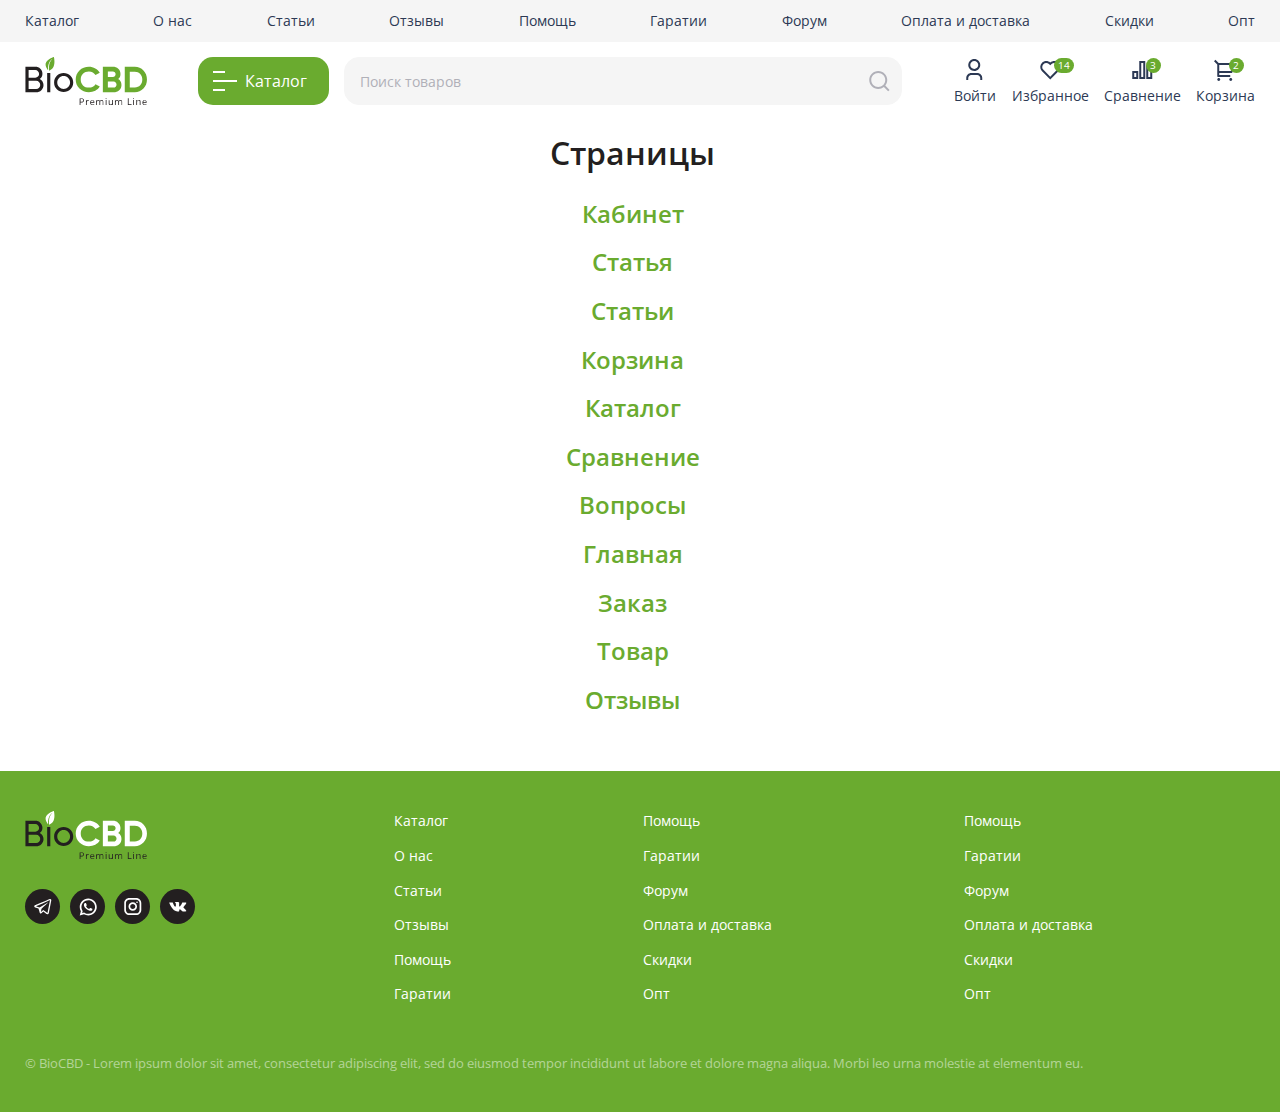
<file: _list.html>
<!DOCTYPE html>
<html lang="en">

<head>
    <meta charset="UTF-8">
    <meta http-equiv="X-UA-Compatible" content="IE=edge">
    <meta name="viewport" content="width=device-width, initial-scale=1.0">
    <title>BioCBD</title>
    <link rel="stylesheet" href="css/slick.css">
    <link rel="stylesheet" href="css/slick-theme.css">
    <link rel="stylesheet" href="css/reset.css">
    <link rel="stylesheet" href="css/style.css">
</head>

<body>
    <div class="wrapper">
        <header class="header">
            <div class="header__top-panel">
                <div class="header__container header__top-panel-container container">
                    <div class="header__top-panel-back"></div>
                    <div class="header__burger">
                        <span></span>
                    </div>
                    <nav class="header__menu">
                        <ul class="header__list">
                            <li>
                                <a href="#" class="header__link">Каталог</a>
                            </li>
                            <li>
                                <a href="#" class="header__link">О нас</a>
                            </li>
                            <li>
                                <a href="#" class="header__link">Статьи</a>
                            </li>
                            <li>
                                <a href="#" class="header__link">Отзывы</a>
                            </li>
                            <li>
                                <a href="#" class="header__link">Помощь</a>
                            </li>
                            <li>
                                <a href="#" class="header__link">Гаратии</a>
                            </li>
                            <li>
                                <a href="#" class="header__link">Форум</a>
                            </li>
                            <li>
                                <a href="#" class="header__link">Оплата и доставка</a>
                            </li>
                            <li>
                                <a href="#" class="header__link">Скидки</a>
                            </li>
                            <li>
                                <a href="#" class="header__link">Опт</a>
                            </li>
                        </ul>
                    </nav>
                </div>
            </div>
            <div class="header__main-panel">
                <div class="header__container header__main-panel-container container">
                    <div class="header__logo logo">
                        <a class="logo__link" href="#">
                            <img class="logo__img" src="img/logo-header.svg" alt="Logo">
                        </a>
                    </div>
                    <div class="header__catalog-menu catalog-menu">
                        <a class="catalog-menu__btn" href="#">
                            <div class="catalog-menu__burger">
                                <span></span>
                            </div>
                            <span class="catalog-menu__title">Каталог</span>
                        </a>
                        <div class="catalog-menu__popup-menu">
                            <div class="catalog-menu__container container">
                                <div class="catalog-menu__item">
                                    <div class="catalog-menu__list-title">Спреи</div>
                                    <ul class="catalog-menu__list">
                                        <li>
                                            <a href="#" class="catalog-menu__link">Lorem item 1</a>
                                        </li>
                                        <li>
                                            <a href="#" class="catalog-menu__link">Lorem item 2</a>
                                        </li>
                                        <li>
                                            <a href="#" class="catalog-menu__link">Lorem item 3</a>
                                        </li>
                                        <li>
                                            <a href="#" class="catalog-menu__link">Lorem item 4</a>
                                        </li>
                                        <li>
                                            <a href="#" class="catalog-menu__link">Lorem item 5</a>
                                        </li>
                                        <li>
                                            <a href="#" class="catalog-menu__link">Lorem item 6</a>
                                        </li>
                                        <li>
                                            <a href="#" class="catalog-menu__link">Lorem item 7</a>
                                        </li>
                                        <li>
                                            <a href="#" class="catalog-menu__link">Lorem item 8</a>
                                        </li>
                                        <li>
                                            <a href="#" class="catalog-menu__link">Lorem item 9</a>
                                        </li>
                                        <li>
                                            <a href="#" class="catalog-menu__link">Lorem item 10</a>
                                        </li>
                                        <li>
                                            <a href="#" class="catalog-menu__link">Lorem item 11</a>
                                        </li>
                                        <li>
                                            <a href="#" class="catalog-menu__link">Lorem item 12</a>
                                        </li>
                                        <li>
                                            <a href="#" class="catalog-menu__link">Lorem item 13</a>
                                        </li>
                                        <li>
                                            <a href="#" class="catalog-menu__link">Lorem item 14</a>
                                        </li>
                                        <li>
                                            <a href="#" class="catalog-menu__link">Lorem item 15</a>
                                        </li>
                                    </ul>
                                </div>
                                <div class="catalog-menu__item">
                                    <div class="catalog-menu__list-title">Масла</div>
                                    <ul class="catalog-menu__list">
                                        <li>
                                            <a href="#" class="catalog-menu__link">Lorem item 1</a>
                                        </li>
                                        <li>
                                            <a href="#" class="catalog-menu__link">Lorem item 2</a>
                                        </li>
                                        <li>
                                            <a href="#" class="catalog-menu__link">Lorem item 3</a>
                                        </li>
                                        <li>
                                            <a href="#" class="catalog-menu__link">Lorem item 4</a>
                                        </li>
                                        <li>
                                            <a href="#" class="catalog-menu__link">Lorem item 5</a>
                                        </li>
                                        <li>
                                            <a href="#" class="catalog-menu__link">Lorem item 6</a>
                                        </li>
                                        <li>
                                            <a href="#" class="catalog-menu__link">Lorem item 7</a>
                                        </li>
                                        <li>
                                            <a href="#" class="catalog-menu__link">Lorem item 8</a>
                                        </li>
                                        <li>
                                            <a href="#" class="catalog-menu__link">Lorem item 9</a>
                                        </li>
                                        <li>
                                            <a href="#" class="catalog-menu__link">Lorem item 10</a>
                                        </li>
                                        <li>
                                            <a href="#" class="catalog-menu__link">Lorem item 11</a>
                                        </li>
                                        <li>
                                            <a href="#" class="catalog-menu__link">Lorem item 12</a>
                                        </li>
                                        <li>
                                            <a href="#" class="catalog-menu__link">Lorem item 13</a>
                                        </li>
                                        <li>
                                            <a href="#" class="catalog-menu__link">Lorem item 14</a>
                                        </li>
                                    </ul>
                                </div>
                            </div>
                        </div>
                    </div>

                    <div class="header__search search">
                        <div class="search__container">
                            <form class="search__form" action="#" method="get">
                                <input class="search__input" type="text" placeholder="Поиск товаров" value="">
                                <button class="search__btn" type="submit"></button>
                            </form>
                        </div>
                    </div>

                    <div class="header__actions actions">
                        <div class="actions__container">
                            <a href="#" class="actions__btn">
                                <span class="actions__btn-ico actions__btn-ico-user"></span>
                                <span class="actions__title">Войти</span>
                            </a>
                        </div>
                        <div class="actions__container actions__search">
                            <a href="#" class="actions__btn">
                                <span class="actions__btn-ico actions__btn-ico-search"></span>
                                <span class="actions__title">Поиск</span>
                            </a>
                        </div>
                        <div class="actions__container">
                            <a href="#" class="actions__btn">
                                <span class="actions__btn-ico actions__btn-ico-favorites"></span>
                                <span class="actions__title">Избранное</span>
                                <span class="actions__count">14</span>
                            </a>
                        </div>
                        <div class="actions__container">
                            <a href="#" class="actions__btn">
                                <span class="actions__btn-ico actions__btn-ico-compare"></span>
                                <span class="actions__title">Сравнение</span>
                                <span class="actions__count">3</span>
                            </a>
                        </div>
                        <div class="actions__container">
                            <a href="#" class="actions__btn">
                                <span class="actions__btn-ico actions__btn-ico-cart"></span>
                                <span class="actions__title">Корзина</span>
                                <span class="actions__count">2</span>
                            </a>
                        </div>
                    </div>

                </div>
            </div>
        </header>

        <div class="content">

            <section class="about">
                <div class="about__container container">
                    <div class="about__content">
                        <div class="about__text-content _list">
                            <h1>Страницы</h1>
                            <div><a href="account.html">Кабинет</a></div>
                            <div><a href="article.html">Статья</a></div>
                            <div><a href="articles.html">Статьи</a></div>
                            <div><a href="cart.html">Корзина</a></div>
                            <div><a href="catalog.html">Каталог</a></div>
                            <div><a href="comparison.html">Сравнение</a></div>
                            <div><a href="faq.html">Вопросы</a></div>
                            <div><a href="index.html">Главная</a></div>
                            <div><a href="order.html">Заказ</a></div>
                            <div><a href="product.html">Товар</a></div>
                            <div><a href="reviews.html">Отзывы</a></div>
                        </div>                        
                    </div>
                </div>
            </section>

        </div>

        <footer class="footer">
            <div class="footer__container container">
                <div class="footer__content">

                    <div class="footer__info-container">
                        <a href="#" class="footer__logo">
                            <img src="img/logo-footer.svg" alt="Logo">
                        </a>
                        <div class="footer__social-container">
                            <a href="#" class="social-btn social-btn__telegram">
                                <img src="img/footer-telegram.svg" alt="Telegram">
                            </a>
                            <a href="#" class="social-btn social-btn__whatsapp">
                                <img src="img/footet-whatsapp.svg" alt="Whatsapp">
                            </a>
                            <a href="#" class="social-btn social-btn__instagram">
                                <img src="img/footer-instagram.svg" alt="Instagram">
                            </a>
                            <a href="#" class="social-btn social-btn__vk">
                                <img src="img/footer-vk.svg" alt="VK">
                            </a>
                        </div>
                    </div>

                    <div class="footer__menu">
                        <ul class="footer__list">
                            <li>
                                <a href="#" class="footer__link">Каталог</a>
                            </li>
                            <li>
                                <a href="#" class="footer__link">О нас</a>
                            </li>
                            <li>
                                <a href="#" class="footer__link">Статьи</a>
                            </li>
                            <li>
                                <a href="#" class="footer__link">Отзывы</a>
                            </li>
                            <li>
                                <a href="#" class="footer__link">Помощь</a>
                            </li>
                            <li>
                                <a href="#" class="footer__link">Гаратии</a>
                            </li>

                        </ul>
                        <ul class="footer__list">
                            <li>
                                <a href="#" class="footer__link">Помощь</a>
                            </li>
                            <li>
                                <a href="#" class="footer__link">Гаратии</a>
                            </li>
                            <li>
                                <a href="#" class="footer__link">Форум</a>
                            </li>
                            <li>
                                <a href="#" class="footer__link">Оплата и доставка</a>
                            </li>
                            <li>
                                <a href="#" class="footer__link">Скидки</a>
                            </li>
                            <li>
                                <a href="#" class="footer__link">Опт</a>
                            </li>
                        </ul>

                        <ul class="footer__list">
                            <li>
                                <a href="#" class="footer__link">Помощь</a>
                            </li>
                            <li>
                                <a href="#" class="footer__link">Гаратии</a>
                            </li>
                            <li>
                                <a href="#" class="footer__link">Форум</a>
                            </li>
                            <li>
                                <a href="#" class="footer__link">Оплата и доставка</a>
                            </li>
                            <li>
                                <a href="#" class="footer__link">Скидки</a>
                            </li>
                            <li>
                                <a href="#" class="footer__link">Опт</a>
                            </li>
                        </ul>

                    </div>

                </div>

                <div class="footer__copy">
                    <p>
                        © BioCBD - Lorem ipsum dolor sit amet, consectetur adipiscing elit, sed do eiusmod tempor
                        incididunt ut labore et dolore magna aliqua. Morbi leo urna molestie at elementum eu.
                    </p>
                </div>
            </div>
        </footer>

    </div>

    <script src="js/jquery-3.6.1.min.js"></script>
    <script src="js/slick.min.js"></script>
    <script src="js/script.js"></script>
</body>

</html>
</file>
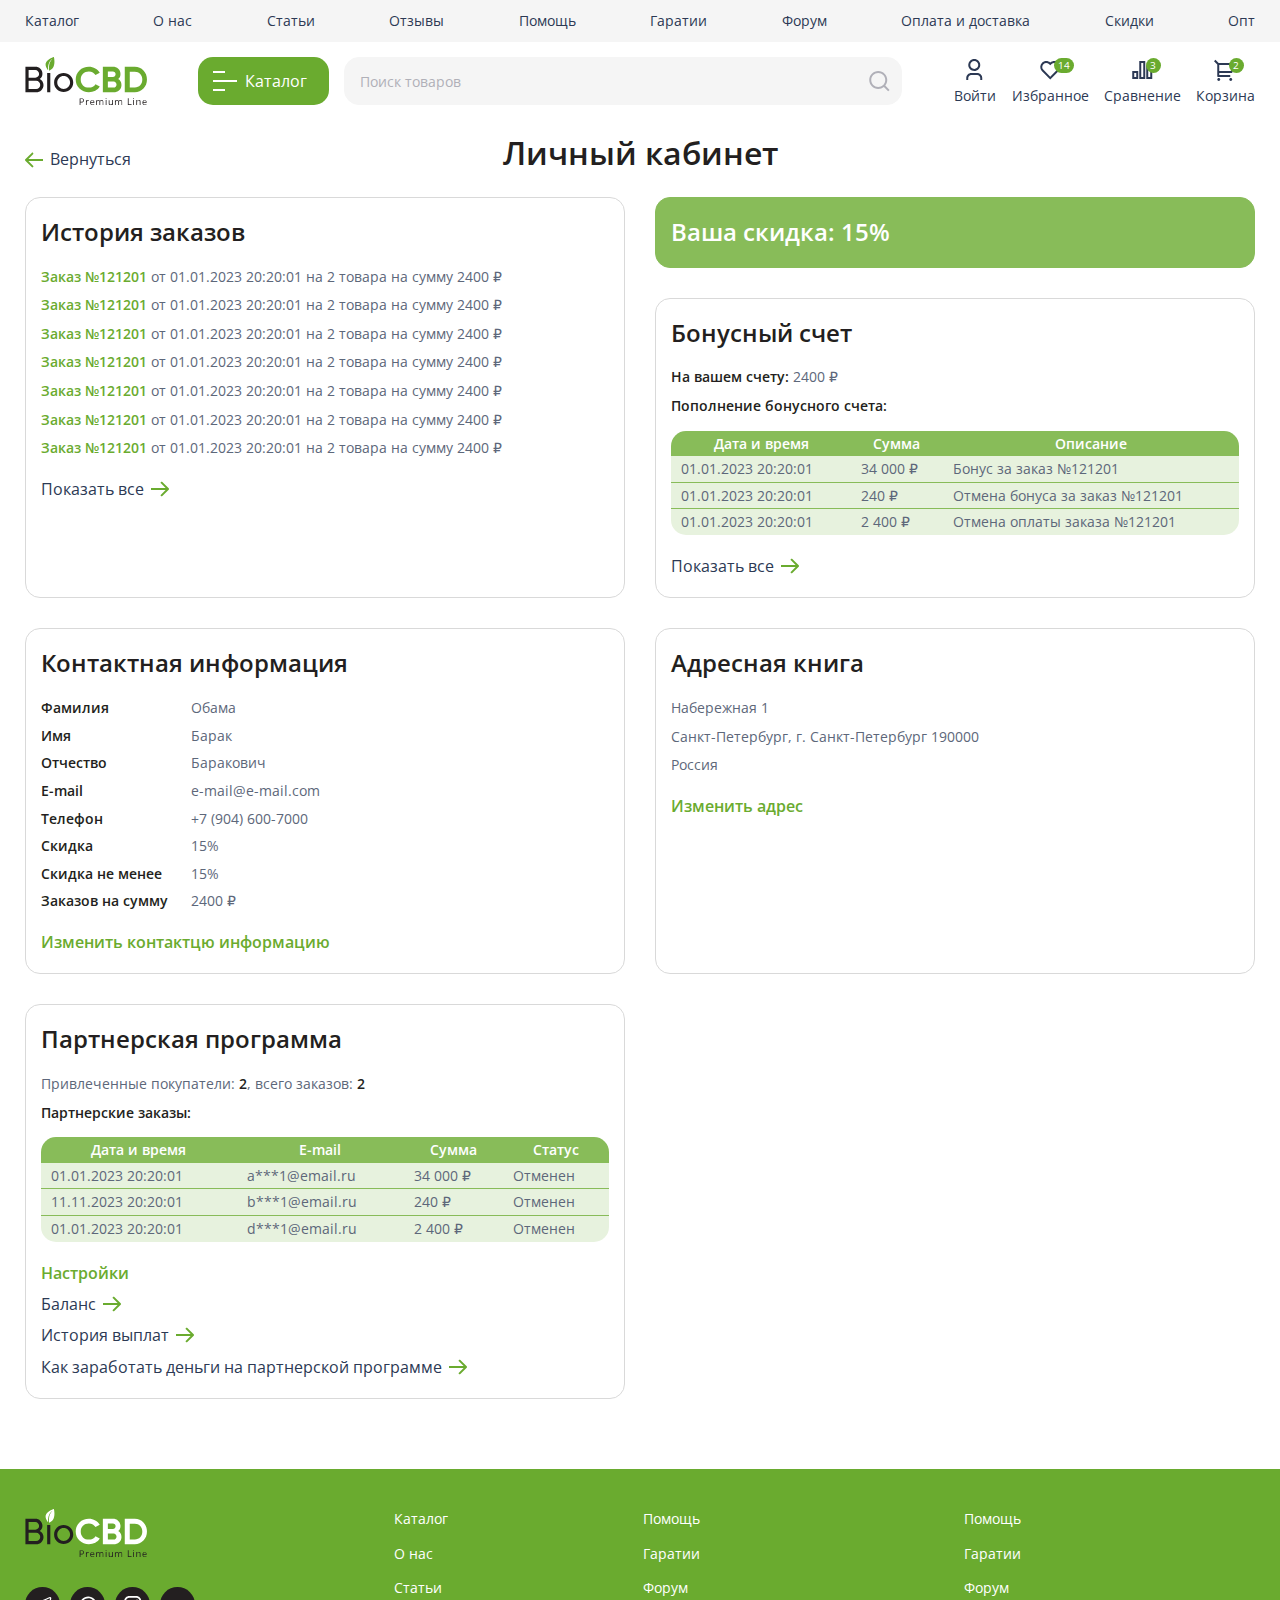
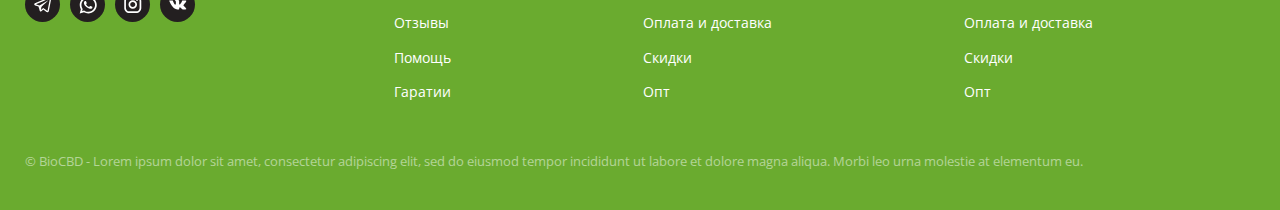
<file: account.html>
<!DOCTYPE html>
<html lang="en">

<head>
    <meta charset="UTF-8">
    <meta http-equiv="X-UA-Compatible" content="IE=edge">
    <meta name="viewport" content="width=device-width, initial-scale=1.0">
    <title>BioCBD</title>
    <link rel="stylesheet" href="css/slick.css">
    <link rel="stylesheet" href="css/slick-theme.css">
    <link rel="stylesheet" href="css/reset.css">
    <link rel="stylesheet" href="css/style.css">
</head>

<body>
    <div class="wrapper">
        <header class="header">
            <div class="header__top-panel">
                <div class="header__container header__top-panel-container container">
                    <div class="header__top-panel-back"></div>
                    <div class="header__burger">
                        <span></span>
                    </div>
                    <nav class="header__menu">
                        <ul class="header__list">
                            <li>
                                <a href="#" class="header__link">Каталог</a>
                            </li>
                            <li>
                                <a href="#" class="header__link">О нас</a>
                            </li>
                            <li>
                                <a href="#" class="header__link">Статьи</a>
                            </li>
                            <li>
                                <a href="#" class="header__link">Отзывы</a>
                            </li>
                            <li>
                                <a href="#" class="header__link">Помощь</a>
                            </li>
                            <li>
                                <a href="#" class="header__link">Гаратии</a>
                            </li>
                            <li>
                                <a href="#" class="header__link">Форум</a>
                            </li>
                            <li>
                                <a href="#" class="header__link">Оплата и доставка</a>
                            </li>
                            <li>
                                <a href="#" class="header__link">Скидки</a>
                            </li>
                            <li>
                                <a href="#" class="header__link">Опт</a>
                            </li>
                        </ul>
                    </nav>
                </div>
            </div>
            <div class="header__main-panel">
                <div class="header__container header__main-panel-container container">
                    <div class="header__logo logo">
                        <a class="logo__link" href="#">
                            <img class="logo__img" src="img/logo-header.svg" alt="Logo">
                        </a>
                    </div>
                    <div class="header__catalog-menu catalog-menu">
                        <a class="catalog-menu__btn" href="#">
                            <div class="catalog-menu__burger">
                                <span></span>
                            </div>
                            <span class="catalog-menu__title">Каталог</span>
                        </a>
                        <div class="catalog-menu__popup-menu">
                            <div class="catalog-menu__container container">
                                <div class="catalog-menu__item">
                                    <div class="catalog-menu__list-title">Спреи</div>
                                    <ul class="catalog-menu__list">
                                        <li>
                                            <a href="#" class="catalog-menu__link">Lorem item 1</a>
                                        </li>
                                        <li>
                                            <a href="#" class="catalog-menu__link">Lorem item 2</a>
                                        </li>
                                        <li>
                                            <a href="#" class="catalog-menu__link">Lorem item 3</a>
                                        </li>
                                        <li>
                                            <a href="#" class="catalog-menu__link">Lorem item 4</a>
                                        </li>
                                        <li>
                                            <a href="#" class="catalog-menu__link">Lorem item 5</a>
                                        </li>
                                        <li>
                                            <a href="#" class="catalog-menu__link">Lorem item 6</a>
                                        </li>
                                        <li>
                                            <a href="#" class="catalog-menu__link">Lorem item 7</a>
                                        </li>
                                        <li>
                                            <a href="#" class="catalog-menu__link">Lorem item 8</a>
                                        </li>
                                        <li>
                                            <a href="#" class="catalog-menu__link">Lorem item 9</a>
                                        </li>
                                        <li>
                                            <a href="#" class="catalog-menu__link">Lorem item 10</a>
                                        </li>
                                        <li>
                                            <a href="#" class="catalog-menu__link">Lorem item 11</a>
                                        </li>
                                        <li>
                                            <a href="#" class="catalog-menu__link">Lorem item 12</a>
                                        </li>
                                        <li>
                                            <a href="#" class="catalog-menu__link">Lorem item 13</a>
                                        </li>
                                        <li>
                                            <a href="#" class="catalog-menu__link">Lorem item 14</a>
                                        </li>
                                        <li>
                                            <a href="#" class="catalog-menu__link">Lorem item 15</a>
                                        </li>
                                    </ul>
                                </div>
                                <div class="catalog-menu__item">
                                    <div class="catalog-menu__list-title">Масла</div>
                                    <ul class="catalog-menu__list">
                                        <li>
                                            <a href="#" class="catalog-menu__link">Lorem item 1</a>
                                        </li>
                                        <li>
                                            <a href="#" class="catalog-menu__link">Lorem item 2</a>
                                        </li>
                                        <li>
                                            <a href="#" class="catalog-menu__link">Lorem item 3</a>
                                        </li>
                                        <li>
                                            <a href="#" class="catalog-menu__link">Lorem item 4</a>
                                        </li>
                                        <li>
                                            <a href="#" class="catalog-menu__link">Lorem item 5</a>
                                        </li>
                                        <li>
                                            <a href="#" class="catalog-menu__link">Lorem item 6</a>
                                        </li>
                                        <li>
                                            <a href="#" class="catalog-menu__link">Lorem item 7</a>
                                        </li>
                                        <li>
                                            <a href="#" class="catalog-menu__link">Lorem item 8</a>
                                        </li>
                                        <li>
                                            <a href="#" class="catalog-menu__link">Lorem item 9</a>
                                        </li>
                                        <li>
                                            <a href="#" class="catalog-menu__link">Lorem item 10</a>
                                        </li>
                                        <li>
                                            <a href="#" class="catalog-menu__link">Lorem item 11</a>
                                        </li>
                                        <li>
                                            <a href="#" class="catalog-menu__link">Lorem item 12</a>
                                        </li>
                                        <li>
                                            <a href="#" class="catalog-menu__link">Lorem item 13</a>
                                        </li>
                                        <li>
                                            <a href="#" class="catalog-menu__link">Lorem item 14</a>
                                        </li>
                                    </ul>
                                </div>
                            </div>
                        </div>
                    </div>

                    <div class="header__search search">
                        <div class="search__container">
                            <form class="search__form" action="#" method="get">
                                <input class="search__input" type="text" placeholder="Поиск товаров" value="">
                                <button class="search__btn" type="submit"></button>
                            </form>
                        </div>
                    </div>

                    <div class="header__actions actions">
                        <div class="actions__container">
                            <a href="#" class="actions__btn">
                                <span class="actions__btn-ico actions__btn-ico-user"></span>
                                <span class="actions__title">Войти</span>
                            </a>
                        </div>
                        <div class="actions__container actions__search">
                            <a href="#" class="actions__btn">
                                <span class="actions__btn-ico actions__btn-ico-search"></span>
                                <span class="actions__title">Поиск</span>
                            </a>
                        </div>
                        <div class="actions__container">
                            <a href="#" class="actions__btn">
                                <span class="actions__btn-ico actions__btn-ico-favorites"></span>
                                <span class="actions__title">Избранное</span>
                                <span class="actions__count">14</span>
                            </a>
                        </div>
                        <div class="actions__container">
                            <a href="#" class="actions__btn">
                                <span class="actions__btn-ico actions__btn-ico-compare"></span>
                                <span class="actions__title">Сравнение</span>
                                <span class="actions__count">3</span>
                            </a>
                        </div>
                        <div class="actions__container">
                            <a href="#" class="actions__btn">
                                <span class="actions__btn-ico actions__btn-ico-cart"></span>
                                <span class="actions__title">Корзина</span>
                                <span class="actions__count">2</span>
                            </a>
                        </div>
                    </div>

                </div>
            </div>
        </header>

        <div class="content">

            <section class="account">
                <div class="account__container container">
                    <div class="account__title-left title-left">
                        <h2>Личный кабинет</h2>
                        <a href="#">Вернуться</a>
                    </div>
                    <div class="account__content">

                        <div class="account__box">
                            <div class="account__box-container">
                                <div class="account__box-content">
                                    <div class="account__box-title">История заказов</div>
                                    <div class="history">
                                        <div class="history__item">
                                            <p><a href="#">Заказ №121201</a> от 01.01.2023 20:20:01 на 2 товара на сумму
                                                2400 ₽</p>
                                            <p><a href="#">Заказ №121201</a> от 01.01.2023 20:20:01 на 2 товара на сумму
                                                2400 ₽</p>
                                            <p><a href="#">Заказ №121201</a> от 01.01.2023 20:20:01 на 2 товара на сумму
                                                2400 ₽</p>
                                            <p><a href="#">Заказ №121201</a> от 01.01.2023 20:20:01 на 2 товара на сумму
                                                2400 ₽</p>
                                            <p><a href="#">Заказ №121201</a> от 01.01.2023 20:20:01 на 2 товара на сумму
                                                2400 ₽</p>
                                            <p><a href="#">Заказ №121201</a> от 01.01.2023 20:20:01 на 2 товара на сумму
                                                2400 ₽</p>
                                            <p><a href="#">Заказ №121201</a> от 01.01.2023 20:20:01 на 2 товара на сумму
                                                2400 ₽</p>
                                        </div>

                                        <a href="#" class="account-link">Показать все</a>
                                    </div>

                                </div>
                            </div>
                            <div class="account__box-container">
                                <div class="account__box-content account__box-discont">
                                    <div class="account__box-title">Ваша скидка: 15%</div>

                                </div>
                                <div class="account__box-content">
                                    <div class="account__box-title">Бонусный счет</div>
                                    <div class="bonus-account">
                                        <div class="bonus-account__text">
                                            <p><span>На вашем счету:</span> 2400 ₽</p>
                                            <p><span>Пополнение бонусного счета:</span></p>
                                        </div>
                                        <div class="bonus-account__table account__table">
                                            <table>
                                                <tbody>
                                                    <tr>
                                                        <th>Дата и время</th>
                                                        <th>Сумма</th>
                                                        <th>Описание</th>
                                                    </tr>
                                                    <tr>
                                                        <td>01.01.2023 20:20:01</td>
                                                        <td>34 000 ₽</td>
                                                        <td>Бонус за заказ №121201</td>
                                                    </tr>
                                                    <tr>
                                                        <td>01.01.2023 20:20:01</td>
                                                        <td>240 ₽</td>
                                                        <td>Отмена бонуса за заказ №121201</td>
                                                    </tr>
                                                    <tr>
                                                        <td>01.01.2023 20:20:01</td>
                                                        <td>2 400 ₽</td>
                                                        <td>Отмена оплаты заказа №121201</td>
                                                    </tr>
                                                </tbody>
                                            </table>

                                        </div>

                                    </div>
                                    <a href="#" class="account-link">Показать все</a>

                                </div>

                            </div>
                        </div>

                        <div class="account__box">
                            <div class="account__box-container">
                                <div class="account__box-content">
                                    <div class="account__box-title">Контактная информация</div>
                                    <div class="contact-information">
                                        <div class="contact-information__item">
                                            <div class="contact-information__title">Фамилия</div>
                                            <div class="contact-information__value">Обама</div>
                                        </div>
                                        <div class="contact-information__item">
                                            <div class="contact-information__title">Имя</div>
                                            <div class="contact-information__value">Барак</div>
                                        </div>
                                        <div class="contact-information__item">
                                            <div class="contact-information__title">Отчество</div>
                                            <div class="contact-information__value">Баракович</div>
                                        </div>
                                        <div class="contact-information__item">
                                            <div class="contact-information__title">E-mail</div>
                                            <div class="contact-information__value">e-mail@e-mail.com</div>
                                        </div>
                                        <div class="contact-information__item">
                                            <div class="contact-information__title">Телефон</div>
                                            <div class="contact-information__value">+7 (904) 600-7000</div>
                                        </div>
                                        <div class="contact-information__item">
                                            <div class="contact-information__title">Скидка</div>
                                            <div class="contact-information__value">15%</div>
                                        </div>
                                        <div class="contact-information__item">
                                            <div class="contact-information__title">Скидка не менее</div>
                                            <div class="contact-information__value">15%</div>
                                        </div>
                                        <div class="contact-information__item">
                                            <div class="contact-information__title">Заказов на сумму</div>
                                            <div class="contact-information__value">2400 ₽</div>
                                        </div>
                                    </div>

                                    <p><a class="settings-link" href="#">Изменить контактцю информацию</a></p>

                                </div>
                            </div>
                            <div class="account__box-container">
                                <div class="account__box-content">
                                    <div class="account__box-title">Адресная книга</div>
                                    <div class="address">
                                        <p>Набережная 1</p>
                                        <p>Санкт-Петербург, г. Санкт-Петербург 190000</p>
                                        <p>Россия</p>
                                    </div>
                                    <p><a class="settings-link" href="#">Изменить адрес</a></p>
                                </div>
                            </div>
                        </div>


                        <div class="account__box">
                            <div class="account__box-container">
                                <div class="account__box-content">
                                    <div class="account__box-title">Партнерская программа</div>
                                    <div class="affiliate-program">
                                        <div class="affiliate-program__text">
                                            <p>Привлеченные покупатели: <span>2</span>, всего заказов: <span>2</span>
                                            </p>
                                            <p><span>Партнерские заказы:</span></p>
                                        </div>
                                        <div class="affiliate-program__table account__table">
                                            <table>
                                                <tbody>
                                                    <tr>
                                                        <th>Дата и время</th>
                                                        <th>E-mail</th>
                                                        <th>Сум&shy;ма</th>
                                                        <th>Ста&shy;тус</th>
                                                    </tr>
                                                    <tr>
                                                        <td>01.01.2023 20:20:01</td>
                                                        <td>a***1@email.ru</td>
                                                        <td>34 000 ₽</td>
                                                        <td>Отменен</td>
                                                    </tr>
                                                    <tr>
                                                        <td>11.11.2023 20:20:01</td>
                                                        <td>b***1@email.ru</td>
                                                        <td>240 ₽</td>
                                                        <td>Отменен</td>
                                                    </tr>
                                                    <tr>
                                                        <td>01.01.2023 20:20:01</td>
                                                        <td>d***1@email.ru</td>
                                                        <td>2 400 ₽</td>
                                                        <td>Отменен</td>
                                                    </tr>
                                                </tbody>
                                            </table>

                                        </div>

                                    </div>
                                    <p><a class="settings-link" href="#">Настройки</a></p>
                                    <p><a href="#" class="account-link">Баланс</a></p>
                                    <p><a href="#" class="account-link">История выплат</a></p>
                                    <p><a href="#" class="account-link">Как заработать деньги на партнерской
                                            программе</a></p>
                                </div>
                            </div>
                        </div>

                    </div>
            </section>

        </div>

        <footer class="footer">
            <div class="footer__container container">
                <div class="footer__content">

                    <div class="footer__info-container">
                        <a href="#" class="footer__logo">
                            <img src="img/logo-footer.svg" alt="Logo">
                        </a>
                        <div class="footer__social-container">
                            <a href="#" class="social-btn social-btn__telegram">
                                <img src="img/footer-telegram.svg" alt="Telegram">
                            </a>
                            <a href="#" class="social-btn social-btn__whatsapp">
                                <img src="img/footet-whatsapp.svg" alt="Whatsapp">
                            </a>
                            <a href="#" class="social-btn social-btn__instagram">
                                <img src="img/footer-instagram.svg" alt="Instagram">
                            </a>
                            <a href="#" class="social-btn social-btn__vk">
                                <img src="img/footer-vk.svg" alt="VK">
                            </a>
                        </div>
                    </div>

                    <div class="footer__menu">
                        <ul class="footer__list">
                            <li>
                                <a href="#" class="footer__link">Каталог</a>
                            </li>
                            <li>
                                <a href="#" class="footer__link">О нас</a>
                            </li>
                            <li>
                                <a href="#" class="footer__link">Статьи</a>
                            </li>
                            <li>
                                <a href="#" class="footer__link">Отзывы</a>
                            </li>
                            <li>
                                <a href="#" class="footer__link">Помощь</a>
                            </li>
                            <li>
                                <a href="#" class="footer__link">Гаратии</a>
                            </li>

                        </ul>
                        <ul class="footer__list">
                            <li>
                                <a href="#" class="footer__link">Помощь</a>
                            </li>
                            <li>
                                <a href="#" class="footer__link">Гаратии</a>
                            </li>
                            <li>
                                <a href="#" class="footer__link">Форум</a>
                            </li>
                            <li>
                                <a href="#" class="footer__link">Оплата и доставка</a>
                            </li>
                            <li>
                                <a href="#" class="footer__link">Скидки</a>
                            </li>
                            <li>
                                <a href="#" class="footer__link">Опт</a>
                            </li>
                        </ul>

                        <ul class="footer__list">
                            <li>
                                <a href="#" class="footer__link">Помощь</a>
                            </li>
                            <li>
                                <a href="#" class="footer__link">Гаратии</a>
                            </li>
                            <li>
                                <a href="#" class="footer__link">Форум</a>
                            </li>
                            <li>
                                <a href="#" class="footer__link">Оплата и доставка</a>
                            </li>
                            <li>
                                <a href="#" class="footer__link">Скидки</a>
                            </li>
                            <li>
                                <a href="#" class="footer__link">Опт</a>
                            </li>
                        </ul>

                    </div>

                </div>

                <div class="footer__copy">
                    <p>
                        © BioCBD - Lorem ipsum dolor sit amet, consectetur adipiscing elit, sed do eiusmod tempor
                        incididunt ut labore et dolore magna aliqua. Morbi leo urna molestie at elementum eu.
                    </p>
                </div>
            </div>
        </footer>

    </div>

    <script src="js/jquery-3.6.1.min.js"></script>
    <script src="js/slick.min.js"></script>
    <script src="js/script.js"></script>
</body>

</html>
</file>
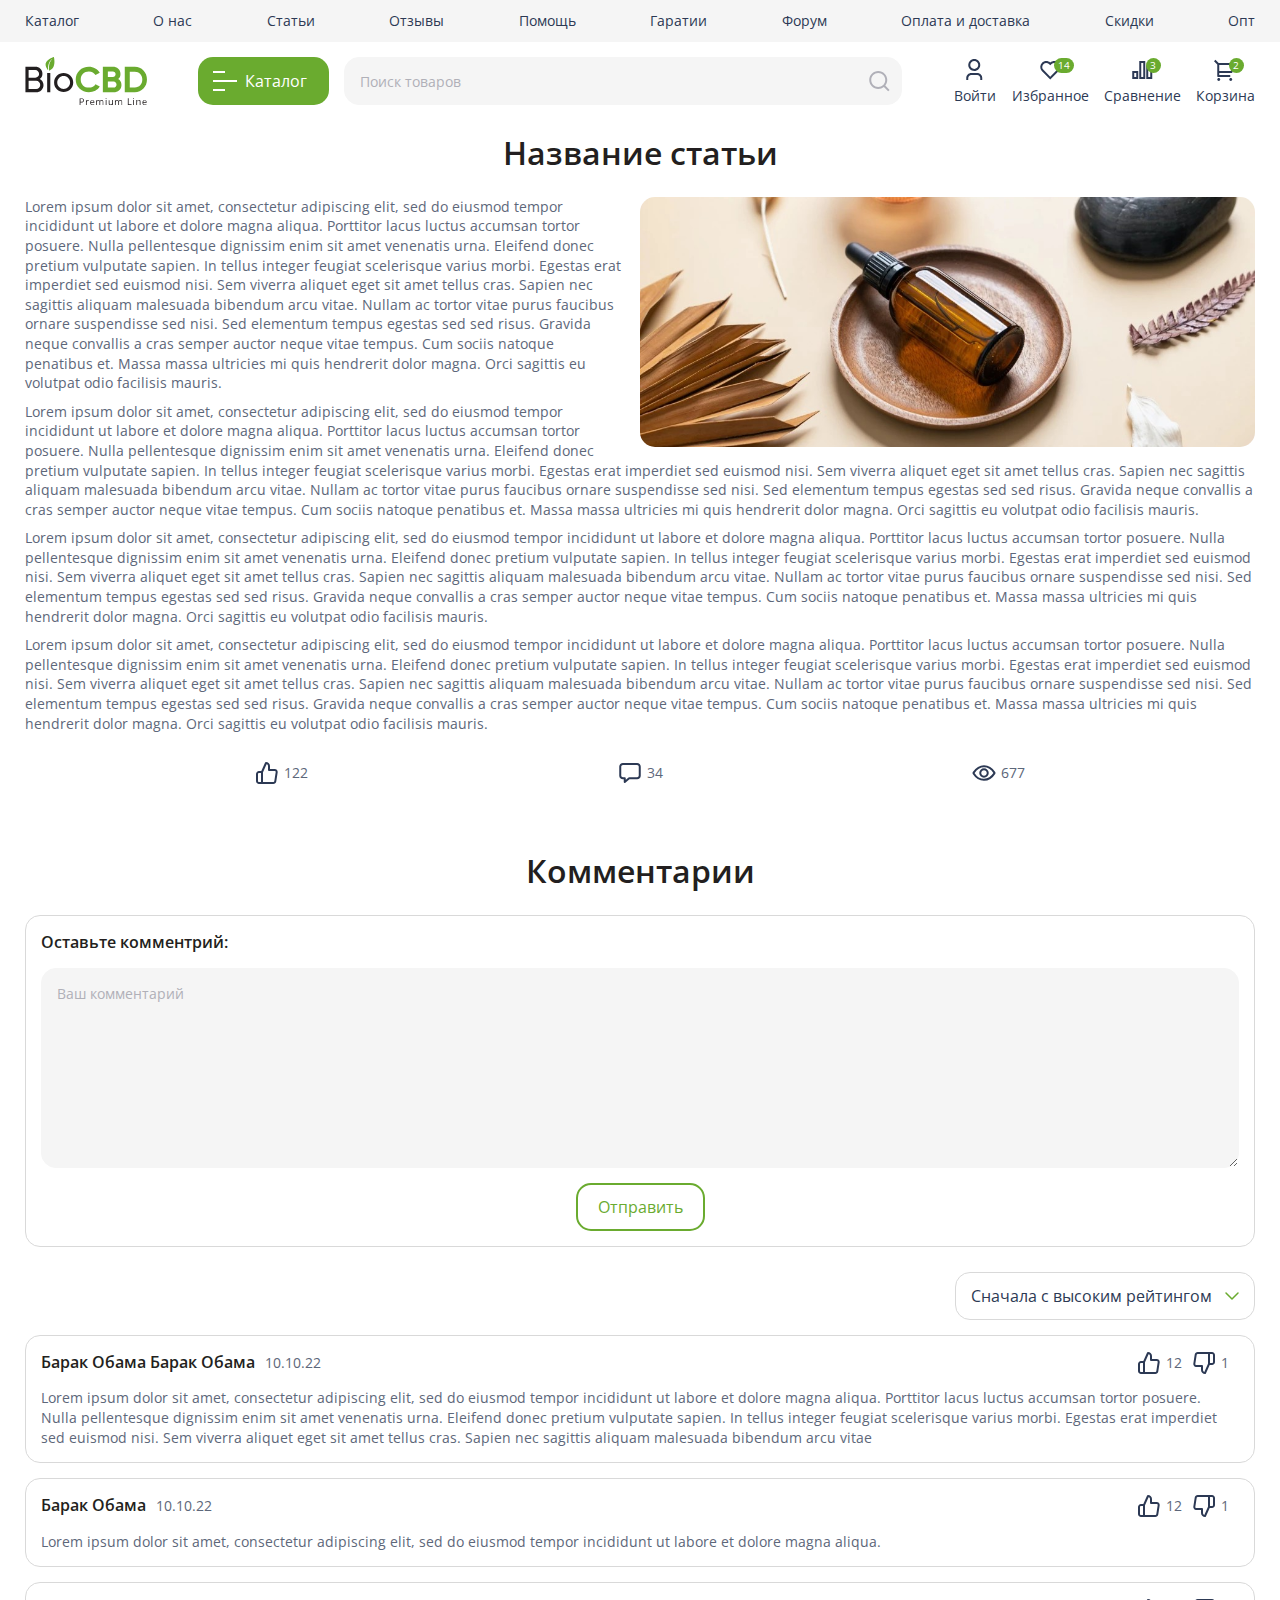
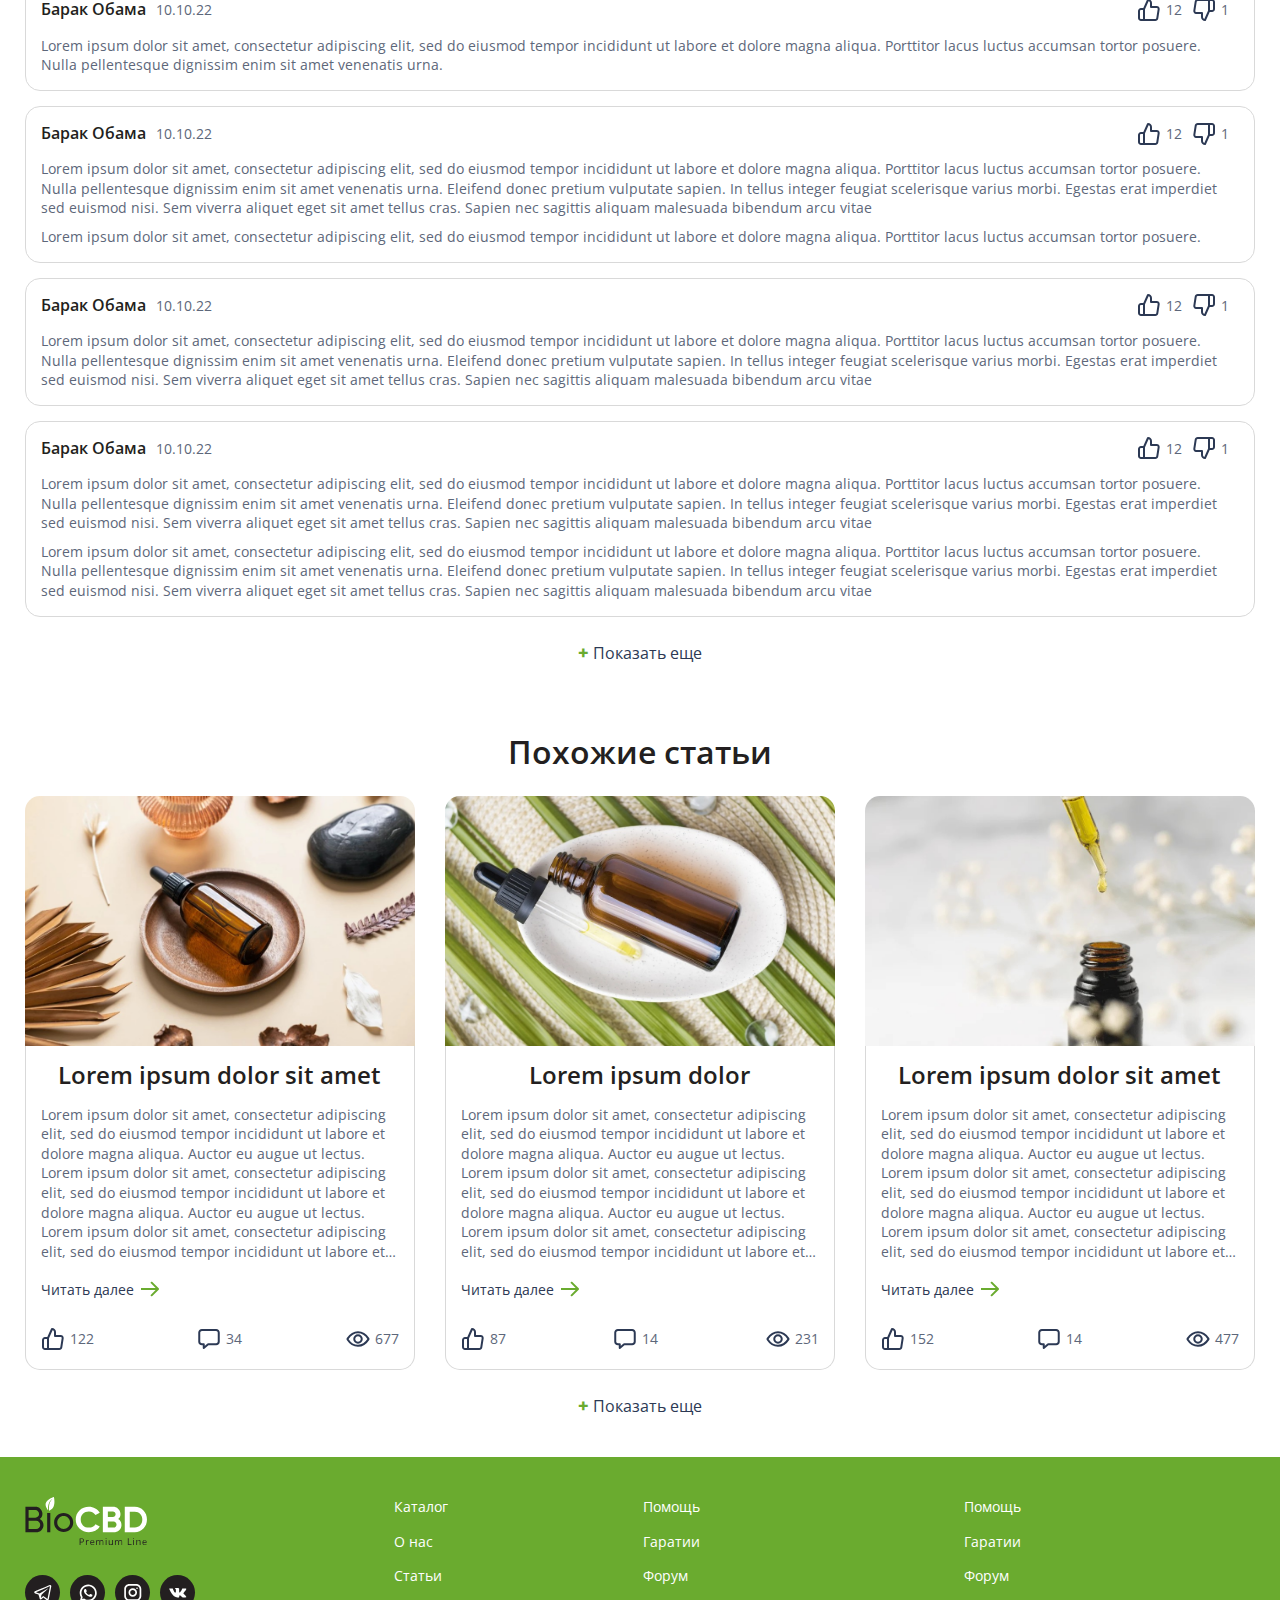
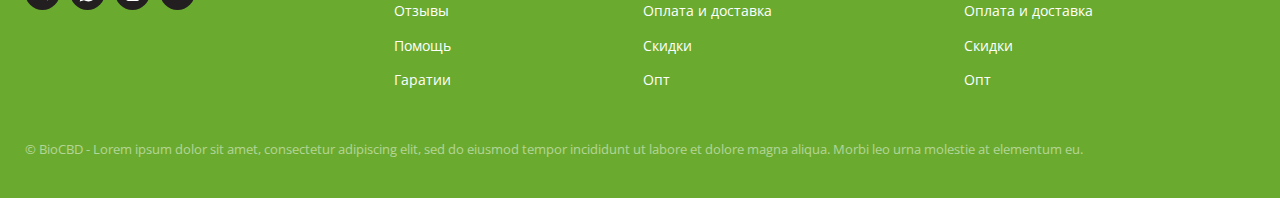
<file: article.html>
<!DOCTYPE html>
<html lang="en">

<head>
    <meta charset="UTF-8">
    <meta http-equiv="X-UA-Compatible" content="IE=edge">
    <meta name="viewport" content="width=device-width, initial-scale=1.0">
    <title>BioCBD</title>
    <link rel="stylesheet" href="css/slick.css">
    <link rel="stylesheet" href="css/slick-theme.css">
    <link rel="stylesheet" href="css/reset.css">
    <link rel="stylesheet" href="css/style.css">
</head>

<body>
    <div class="wrapper">
        <header class="header">
            <div class="header__top-panel">
                <div class="header__container header__top-panel-container container">
                    <div class="header__top-panel-back"></div>
                    <div class="header__burger">
                        <span></span>
                    </div>
                    <nav class="header__menu">
                        <ul class="header__list">
                            <li>
                                <a href="#" class="header__link">Каталог</a>
                            </li>
                            <li>
                                <a href="#" class="header__link">О нас</a>
                            </li>
                            <li>
                                <a href="#" class="header__link">Статьи</a>
                            </li>
                            <li>
                                <a href="#" class="header__link">Отзывы</a>
                            </li>
                            <li>
                                <a href="#" class="header__link">Помощь</a>
                            </li>
                            <li>
                                <a href="#" class="header__link">Гаратии</a>
                            </li>
                            <li>
                                <a href="#" class="header__link">Форум</a>
                            </li>
                            <li>
                                <a href="#" class="header__link">Оплата и доставка</a>
                            </li>
                            <li>
                                <a href="#" class="header__link">Скидки</a>
                            </li>
                            <li>
                                <a href="#" class="header__link">Опт</a>
                            </li>
                        </ul>
                    </nav>
                </div>
            </div>
            <div class="header__main-panel">
                <div class="header__container header__main-panel-container container">
                    <div class="header__logo logo">
                        <a class="logo__link" href="#">
                            <img class="logo__img" src="img/logo-header.svg" alt="Logo">
                        </a>
                    </div>
                    <div class="header__catalog-menu catalog-menu">
                        <a class="catalog-menu__btn" href="#">
                            <div class="catalog-menu__burger">
                                <span></span>
                            </div>
                            <span class="catalog-menu__title">Каталог</span>
                        </a>
                        <div class="catalog-menu__popup-menu">
                            <div class="catalog-menu__container container">
                                <div class="catalog-menu__item">
                                    <div class="catalog-menu__list-title">Спреи</div>
                                    <ul class="catalog-menu__list">
                                        <li>
                                            <a href="#" class="catalog-menu__link">Lorem item 1</a>
                                        </li>
                                        <li>
                                            <a href="#" class="catalog-menu__link">Lorem item 2</a>
                                        </li>
                                        <li>
                                            <a href="#" class="catalog-menu__link">Lorem item 3</a>
                                        </li>
                                        <li>
                                            <a href="#" class="catalog-menu__link">Lorem item 4</a>
                                        </li>
                                        <li>
                                            <a href="#" class="catalog-menu__link">Lorem item 5</a>
                                        </li>
                                        <li>
                                            <a href="#" class="catalog-menu__link">Lorem item 6</a>
                                        </li>
                                        <li>
                                            <a href="#" class="catalog-menu__link">Lorem item 7</a>
                                        </li>
                                        <li>
                                            <a href="#" class="catalog-menu__link">Lorem item 8</a>
                                        </li>
                                        <li>
                                            <a href="#" class="catalog-menu__link">Lorem item 9</a>
                                        </li>
                                        <li>
                                            <a href="#" class="catalog-menu__link">Lorem item 10</a>
                                        </li>
                                        <li>
                                            <a href="#" class="catalog-menu__link">Lorem item 11</a>
                                        </li>
                                        <li>
                                            <a href="#" class="catalog-menu__link">Lorem item 12</a>
                                        </li>
                                        <li>
                                            <a href="#" class="catalog-menu__link">Lorem item 13</a>
                                        </li>
                                        <li>
                                            <a href="#" class="catalog-menu__link">Lorem item 14</a>
                                        </li>
                                        <li>
                                            <a href="#" class="catalog-menu__link">Lorem item 15</a>
                                        </li>
                                    </ul>
                                </div>
                                <div class="catalog-menu__item">
                                    <div class="catalog-menu__list-title">Масла</div>
                                    <ul class="catalog-menu__list">
                                        <li>
                                            <a href="#" class="catalog-menu__link">Lorem item 1</a>
                                        </li>
                                        <li>
                                            <a href="#" class="catalog-menu__link">Lorem item 2</a>
                                        </li>
                                        <li>
                                            <a href="#" class="catalog-menu__link">Lorem item 3</a>
                                        </li>
                                        <li>
                                            <a href="#" class="catalog-menu__link">Lorem item 4</a>
                                        </li>
                                        <li>
                                            <a href="#" class="catalog-menu__link">Lorem item 5</a>
                                        </li>
                                        <li>
                                            <a href="#" class="catalog-menu__link">Lorem item 6</a>
                                        </li>
                                        <li>
                                            <a href="#" class="catalog-menu__link">Lorem item 7</a>
                                        </li>
                                        <li>
                                            <a href="#" class="catalog-menu__link">Lorem item 8</a>
                                        </li>
                                        <li>
                                            <a href="#" class="catalog-menu__link">Lorem item 9</a>
                                        </li>
                                        <li>
                                            <a href="#" class="catalog-menu__link">Lorem item 10</a>
                                        </li>
                                        <li>
                                            <a href="#" class="catalog-menu__link">Lorem item 11</a>
                                        </li>
                                        <li>
                                            <a href="#" class="catalog-menu__link">Lorem item 12</a>
                                        </li>
                                        <li>
                                            <a href="#" class="catalog-menu__link">Lorem item 13</a>
                                        </li>
                                        <li>
                                            <a href="#" class="catalog-menu__link">Lorem item 14</a>
                                        </li>
                                    </ul>
                                </div>
                            </div>
                        </div>
                    </div>

                    <div class="header__search search">
                        <div class="search__container">
                            <form class="search__form" action="#" method="get">
                                <input class="search__input" type="text" placeholder="Поиск товаров" value="">
                                <button class="search__btn" type="submit"></button>
                            </form>
                        </div>
                    </div>

                    <div class="header__actions actions">
                        <div class="actions__container">
                            <a href="#" class="actions__btn">
                                <span class="actions__btn-ico actions__btn-ico-user"></span>
                                <span class="actions__title">Войти</span>
                            </a>
                        </div>
                        <div class="actions__container actions__search">
                            <a href="#" class="actions__btn">
                                <span class="actions__btn-ico actions__btn-ico-search"></span>
                                <span class="actions__title">Поиск</span>
                            </a>
                        </div>
                        <div class="actions__container">
                            <a href="#" class="actions__btn">
                                <span class="actions__btn-ico actions__btn-ico-favorites"></span>
                                <span class="actions__title">Избранное</span>
                                <span class="actions__count">14</span>
                            </a>
                        </div>
                        <div class="actions__container">
                            <a href="#" class="actions__btn">
                                <span class="actions__btn-ico actions__btn-ico-compare"></span>
                                <span class="actions__title">Сравнение</span>
                                <span class="actions__count">3</span>
                            </a>
                        </div>
                        <div class="actions__container">
                            <a href="#" class="actions__btn">
                                <span class="actions__btn-ico actions__btn-ico-cart"></span>
                                <span class="actions__title">Корзина</span>
                                <span class="actions__count">2</span>
                            </a>
                        </div>
                    </div>

                </div>
            </div>
        </header>

        <div class="content">

            <section class="main-article">
                <div class="main-article__container container">
                    <h2>Название статьи</h2>

                    <div class="main-article__content">
                        <img class="main-article-img" src="img/articles/01.jpg" alt="Article">
                        <p>
                            Lorem ipsum dolor sit amet, consectetur adipiscing elit, sed do eiusmod tempor incididunt ut
                            labore et dolore magna aliqua. Porttitor lacus luctus accumsan tortor posuere. Nulla
                            pellentesque dignissim enim sit amet venenatis urna. Eleifend donec pretium vulputate
                            sapien. In tellus integer feugiat scelerisque varius morbi. Egestas erat imperdiet sed
                            euismod nisi. Sem viverra aliquet eget sit amet tellus cras. Sapien nec sagittis aliquam
                            malesuada bibendum arcu vitae. Nullam ac tortor vitae purus faucibus ornare suspendisse sed
                            nisi. Sed elementum tempus egestas sed sed risus. Gravida neque convallis a cras semper
                            auctor neque vitae tempus. Cum sociis natoque penatibus et. Massa massa ultricies mi quis
                            hendrerit dolor magna. Orci sagittis eu volutpat odio facilisis mauris.
                        </p>
                        <p>
                            Lorem ipsum dolor sit amet, consectetur adipiscing elit, sed do eiusmod tempor incididunt ut
                            labore et dolore magna aliqua. Porttitor lacus luctus accumsan tortor posuere. Nulla
                            pellentesque dignissim enim sit amet venenatis urna. Eleifend donec pretium vulputate
                            sapien. In tellus integer feugiat scelerisque varius morbi. Egestas erat imperdiet sed
                            euismod nisi. Sem viverra aliquet eget sit amet tellus cras. Sapien nec sagittis aliquam
                            malesuada bibendum arcu vitae. Nullam ac tortor vitae purus faucibus ornare suspendisse sed
                            nisi. Sed elementum tempus egestas sed sed risus. Gravida neque convallis a cras semper
                            auctor neque vitae tempus. Cum sociis natoque penatibus et. Massa massa ultricies mi quis
                            hendrerit dolor magna. Orci sagittis eu volutpat odio facilisis mauris.
                        </p>
                        <p>
                            Lorem ipsum dolor sit amet, consectetur adipiscing elit, sed do eiusmod tempor incididunt ut
                            labore et dolore magna aliqua. Porttitor lacus luctus accumsan tortor posuere. Nulla
                            pellentesque dignissim enim sit amet venenatis urna. Eleifend donec pretium vulputate
                            sapien. In tellus integer feugiat scelerisque varius morbi. Egestas erat imperdiet sed
                            euismod nisi. Sem viverra aliquet eget sit amet tellus cras. Sapien nec sagittis aliquam
                            malesuada bibendum arcu vitae. Nullam ac tortor vitae purus faucibus ornare suspendisse sed
                            nisi. Sed elementum tempus egestas sed sed risus. Gravida neque convallis a cras semper
                            auctor neque vitae tempus. Cum sociis natoque penatibus et. Massa massa ultricies mi quis
                            hendrerit dolor magna. Orci sagittis eu volutpat odio facilisis mauris.
                        </p>
                        <p>
                            Lorem ipsum dolor sit amet, consectetur adipiscing elit, sed do eiusmod tempor incididunt ut
                            labore et dolore magna aliqua. Porttitor lacus luctus accumsan tortor posuere. Nulla
                            pellentesque dignissim enim sit amet venenatis urna. Eleifend donec pretium vulputate
                            sapien. In tellus integer feugiat scelerisque varius morbi. Egestas erat imperdiet sed
                            euismod nisi. Sem viverra aliquet eget sit amet tellus cras. Sapien nec sagittis aliquam
                            malesuada bibendum arcu vitae. Nullam ac tortor vitae purus faucibus ornare suspendisse sed
                            nisi. Sed elementum tempus egestas sed sed risus. Gravida neque convallis a cras semper
                            auctor neque vitae tempus. Cum sociis natoque penatibus et. Massa massa ultricies mi quis
                            hendrerit dolor magna. Orci sagittis eu volutpat odio facilisis mauris.
                        </p>
                    </div>

                    <div class="main-article__actions">
                        <a class="like-btn" href="#"><span></span>122</a>
                        <div class="comment-count"><span></span>34</div>
                        <div class="view-count"><span></span>677</div>
                    </div>

                </div>
            </section>


            <section class="main-article-comments">
                <div class="main-article-comments__container container">
                    <h2>Комментарии</h2>

                    <div class="main-article-comments__form-content">
                        <form class="main-article-comments__comment-form comment-form" action="#" method="get">
                            <div class="comment-form__text">
                                <p>Оставьте комментрий:</p>
                            </div>

                            <textarea class="comment-form__textarea" placeholder="Ваш комментарий"
                                name="article-comment"></textarea>

                            <button class="comment-form__btn" type="submit">Отправить</button>

                        </form>
                    </div>

                    <div class="main-article-comments__comments-content">

                        <div class="main-article-comments__sort-container">
                            <select class="sort" name="sort">
                                <option value="new">Сначала новые</option>
                                <option value="old">Сначала старые</option>
                                <option value="popular">Сначала популярные</option>
                                <option selected value="rating">Сначала с высоким рейтингом</option>
                            </select>
                        </div>

                        <div class="main-article-comments__acticles-container">

                            <div class="main-article-comments__article-comment article-comment">
                                <div class="article-comment__content">
                                    <div class="article-comment__top-content">
                                        <div class="article-comment__info">
                                            <div class="article-comment__name">Барак Обама Барак Обама</div>
                                            <div class="article-comment__date">10.10.22</div>
                                        </div>
                                        <div class="article-comment__actions">
                                            <a class="like-btn" href="#"><span></span>12</a>
                                            <a class="like-btn like-btn--dis dislike-btn" href="#"><span></span>1</a>
                                        </div>

                                    </div>
                                    <div class="article-comment__text-content">
                                        <p>
                                            Lorem ipsum dolor sit amet, consectetur adipiscing elit, sed do eiusmod
                                            tempor
                                            incididunt ut labore et dolore magna aliqua. Porttitor lacus luctus accumsan
                                            tortor posuere. Nulla pellentesque dignissim enim sit amet venenatis urna.
                                            Eleifend donec pretium vulputate sapien. In tellus integer feugiat
                                            scelerisque
                                            varius morbi. Egestas erat imperdiet sed euismod nisi. Sem viverra aliquet
                                            eget
                                            sit amet tellus cras. Sapien nec sagittis aliquam malesuada bibendum arcu
                                            vitae
                                        </p>
                                    </div>
                                </div>
                            </div>

                            <div class="main-article-comments__article-comment article-comment">
                                <div class="article-comment__content">
                                    <div class="article-comment__top-content">
                                        <div class="article-comment__info">
                                            <div class="article-comment__name">Барак Обама</div>
                                            <div class="article-comment__date">10.10.22</div>
                                        </div>
                                        <div class="article-comment__actions">
                                            <a class="like-btn" href="#"><span></span>12</a>
                                            <a class="like-btn like-btn--dis dislike-btn" href="#"><span></span>1</a>
                                        </div>

                                    </div>
                                    <div class="article-comment__text-content">
                                        <p>
                                            Lorem ipsum dolor sit amet, consectetur adipiscing elit, sed do eiusmod
                                            tempor
                                            incididunt ut labore et dolore magna aliqua.
                                        </p>
                                    </div>
                                </div>
                            </div>

                            <div class="main-article-comments__article-comment article-comment">
                                <div class="article-comment__content">
                                    <div class="article-comment__top-content">
                                        <div class="article-comment__info">
                                            <div class="article-comment__name">Барак Обама</div>
                                            <div class="article-comment__date">10.10.22</div>
                                        </div>
                                        <div class="article-comment__actions">
                                            <a class="like-btn" href="#"><span></span>12</a>
                                            <a class="like-btn like-btn--dis dislike-btn" href="#"><span></span>1</a>
                                        </div>

                                    </div>
                                    <div class="article-comment__text-content">
                                        <p>
                                            Lorem ipsum dolor sit amet, consectetur adipiscing elit, sed do eiusmod
                                            tempor
                                            incididunt ut labore et dolore magna aliqua. Porttitor lacus luctus accumsan
                                            tortor posuere. Nulla pellentesque dignissim enim sit amet venenatis urna.
                                        </p>
                                    </div>
                                </div>
                            </div>

                            <div class="main-article-comments__article-comment article-comment">
                                <div class="article-comment__content">
                                    <div class="article-comment__top-content">
                                        <div class="article-comment__info">
                                            <div class="article-comment__name">Барак Обама</div>
                                            <div class="article-comment__date">10.10.22</div>
                                        </div>
                                        <div class="article-comment__actions">
                                            <a class="like-btn" href="#"><span></span>12</a>
                                            <a class="like-btn like-btn--dis dislike-btn" href="#"><span></span>1</a>
                                        </div>

                                    </div>
                                    <div class="article-comment__text-content">
                                        <p>
                                            Lorem ipsum dolor sit amet, consectetur adipiscing elit, sed do eiusmod
                                            tempor
                                            incididunt ut labore et dolore magna aliqua. Porttitor lacus luctus accumsan
                                            tortor posuere. Nulla pellentesque dignissim enim sit amet venenatis urna.
                                            Eleifend donec pretium vulputate sapien. In tellus integer feugiat
                                            scelerisque
                                            varius morbi. Egestas erat imperdiet sed euismod nisi. Sem viverra aliquet
                                            eget
                                            sit amet tellus cras. Sapien nec sagittis aliquam malesuada bibendum arcu
                                            vitae
                                        </p>
                                        <p>
                                            Lorem ipsum dolor sit amet, consectetur adipiscing elit, sed do eiusmod
                                            tempor
                                            incididunt ut labore et dolore magna aliqua. Porttitor lacus luctus accumsan
                                            tortor posuere.
                                        </p>
                                    </div>
                                </div>
                            </div>

                            <div class="main-article-comments__article-comment article-comment">
                                <div class="article-comment__content">
                                    <div class="article-comment__top-content">
                                        <div class="article-comment__info">
                                            <div class="article-comment__name">Барак Обама</div>
                                            <div class="article-comment__date">10.10.22</div>
                                        </div>
                                        <div class="article-comment__actions">
                                            <a class="like-btn" href="#"><span></span>12</a>
                                            <a class="like-btn like-btn--dis dislike-btn" href="#"><span></span>1</a>
                                        </div>

                                    </div>
                                    <div class="article-comment__text-content">
                                        <p>
                                            Lorem ipsum dolor sit amet, consectetur adipiscing elit, sed do eiusmod
                                            tempor
                                            incididunt ut labore et dolore magna aliqua. Porttitor lacus luctus accumsan
                                            tortor posuere. Nulla pellentesque dignissim enim sit amet venenatis urna.
                                            Eleifend donec pretium vulputate sapien. In tellus integer feugiat
                                            scelerisque
                                            varius morbi. Egestas erat imperdiet sed euismod nisi. Sem viverra aliquet
                                            eget
                                            sit amet tellus cras. Sapien nec sagittis aliquam malesuada bibendum arcu
                                            vitae
                                        </p>
                                    </div>
                                </div>
                            </div>

                            <div class="main-article-comments__article-comment article-comment">
                                <div class="article-comment__content">
                                    <div class="article-comment__top-content">
                                        <div class="article-comment__info">
                                            <div class="article-comment__name">Барак Обама</div>
                                            <div class="article-comment__date">10.10.22</div>
                                        </div>
                                        <div class="article-comment__actions">
                                            <a class="like-btn" href="#"><span></span>12</a>
                                            <a class="like-btn like-btn--dis dislike-btn" href="#"><span></span>1</a>
                                        </div>

                                    </div>
                                    <div class="article-comment__text-content">
                                        <p>
                                            Lorem ipsum dolor sit amet, consectetur adipiscing elit, sed do eiusmod
                                            tempor
                                            incididunt ut labore et dolore magna aliqua. Porttitor lacus luctus accumsan
                                            tortor posuere. Nulla pellentesque dignissim enim sit amet venenatis urna.
                                            Eleifend donec pretium vulputate sapien. In tellus integer feugiat
                                            scelerisque
                                            varius morbi. Egestas erat imperdiet sed euismod nisi. Sem viverra aliquet
                                            eget
                                            sit amet tellus cras. Sapien nec sagittis aliquam malesuada bibendum arcu
                                            vitae
                                        </p>
                                        <p>
                                            Lorem ipsum dolor sit amet, consectetur adipiscing elit, sed do eiusmod
                                            tempor
                                            incididunt ut labore et dolore magna aliqua. Porttitor lacus luctus accumsan
                                            tortor posuere. Nulla pellentesque dignissim enim sit amet venenatis urna.
                                            Eleifend donec pretium vulputate sapien. In tellus integer feugiat
                                            scelerisque
                                            varius morbi. Egestas erat imperdiet sed euismod nisi. Sem viverra aliquet
                                            eget
                                            sit amet tellus cras. Sapien nec sagittis aliquam malesuada bibendum arcu
                                            vitae
                                        </p>
                                    </div>
                                </div>
                            </div>

                        </div>

                        <div class="main-article-comments__more-link">
                            <a href="#" class="more-link"><span>+</span> Показать еще</a>
                        </div>
                    </div>

                </div>

            </section>

            <section class="articles">
                <div class="articles__container container">
                    <h2>Похожие статьи</h2>
                    <div class="articles__content">

                        <div class="articles__article article">
                            <div class="article-img">
                                <img src="img/articles/01.jpg" alt="Article">
                            </div>
                            <div class="article__content">
                                <div class="article__text-content">
                                    <div class="article__title">Lorem ipsum dolor sit amet</div>
                                    <div class="article__text">
                                        <p>
                                            Lorem ipsum dolor sit amet, consectetur adipiscing elit, sed do eiusmod
                                            tempor
                                            incididunt ut labore et dolore magna aliqua. Auctor eu augue ut lectus.
                                            Lorem
                                            ipsum
                                            dolor sit amet, consectetur adipiscing elit, sed do eiusmod tempor
                                            incididunt ut
                                            labore
                                            et dolore magna aliqua. Auctor eu augue ut lectus. Lorem ipsum dolor sit
                                            amet,
                                            consectetur adipiscing elit, sed do eiusmod tempor incididunt ut labore et
                                            dolore
                                            magna
                                            aliqua. Auctor eu sit augue ut lectus...
                                        </p>
                                    </div>
                                    <a href="#" class="article-link">Читать далее</a>
                                </div>
                                <div class="article__actions">
                                    <a class="like-btn" href="#"><span></span>122</a>
                                    <div class="comment-count"><span></span>34</div>
                                    <div class="view-count"><span></span>677</div>
                                </div>
                            </div>
                        </div>

                        <div class="articles__article article">
                            <div class="article-img">
                                <img src="img/articles/02.jpg" alt="Article">
                            </div>
                            <div class="article__content">
                                <div class="article__text-content">
                                    <div class="article__title">Lorem ipsum dolor</div>
                                    <div class="article__text">
                                        <p>
                                            Lorem ipsum dolor sit amet, consectetur adipiscing elit, sed do eiusmod
                                            tempor
                                            incididunt ut labore et dolore magna aliqua. Auctor eu augue ut lectus.
                                            Lorem
                                            ipsum
                                            dolor sit amet, consectetur adipiscing elit, sed do eiusmod tempor
                                            incididunt ut
                                            labore
                                            et dolore magna aliqua. Auctor eu augue ut lectus. Lorem ipsum dolor sit
                                            amet,
                                            consectetur adipiscing elit, sed do eiusmod tempor incididunt ut labore et
                                            dolore
                                            magna
                                            aliqua. Auctor eu sit augue ut lectus...
                                        </p>
                                    </div>
                                    <a href="#" class="article-link">Читать далее</a>
                                </div>
                                <div class="article__actions">
                                    <a class="like-btn" href="#"><span></span>87</a>
                                    <div class="comment-count"><span></span>14</div>
                                    <div class="view-count"><span></span>231</div>
                                </div>
                            </div>

                        </div>

                        <div class="articles__article article">
                            <div class="article-img">
                                <img src="img/articles/03.jpg" alt="Article">
                            </div>
                            <div class="article__content">
                                <div class="article__text-content">
                                    <div class="article__title">Lorem ipsum dolor sit amet</div>
                                    <div class="article__text">
                                        <p>
                                            Lorem ipsum dolor sit amet, consectetur adipiscing elit, sed do eiusmod
                                            tempor
                                            incididunt ut labore et dolore magna aliqua. Auctor eu augue ut lectus.
                                            Lorem
                                            ipsum
                                            dolor sit amet, consectetur adipiscing elit, sed do eiusmod tempor
                                            incididunt ut
                                            labore
                                            et dolore magna aliqua. Auctor eu augue ut lectus. Lorem ipsum dolor sit
                                            amet,
                                            consectetur adipiscing elit, sed do eiusmod tempor incididunt ut labore et
                                            dolore
                                            magna
                                            aliqua. Auctor eu sit augue ut lectus...
                                        </p>
                                    </div>
                                    <a href="#" class="article-link">Читать далее</a>
                                </div>
                                <div class="article__actions">
                                    <a class="like-btn" href="#"><span></span>152</a>
                                    <div class="comment-count"><span></span>14</div>
                                    <div class="view-count"><span></span>477</div>
                                </div>
                            </div>
                        </div>

                    </div>
                    <div class="articles__more-link">
                        <a href="#" class="more-link"><span>+</span> Показать еще</a>
                    </div>
                </div>

            </section>

        </div>

        <footer class="footer">
            <div class="footer__container container">
                <div class="footer__content">

                    <div class="footer__info-container">
                        <a href="#" class="footer__logo">
                            <img src="img/logo-footer.svg" alt="Logo">
                        </a>
                        <div class="footer__social-container">
                            <a href="#" class="social-btn social-btn__telegram">
                                <img src="img/footer-telegram.svg" alt="Telegram">
                            </a>
                            <a href="#" class="social-btn social-btn__whatsapp">
                                <img src="img/footet-whatsapp.svg" alt="Whatsapp">
                            </a>
                            <a href="#" class="social-btn social-btn__instagram">
                                <img src="img/footer-instagram.svg" alt="Instagram">
                            </a>
                            <a href="#" class="social-btn social-btn__vk">
                                <img src="img/footer-vk.svg" alt="VK">
                            </a>
                        </div>
                    </div>

                    <div class="footer__menu">
                        <ul class="footer__list">
                            <li>
                                <a href="#" class="footer__link">Каталог</a>
                            </li>
                            <li>
                                <a href="#" class="footer__link">О нас</a>
                            </li>
                            <li>
                                <a href="#" class="footer__link">Статьи</a>
                            </li>
                            <li>
                                <a href="#" class="footer__link">Отзывы</a>
                            </li>
                            <li>
                                <a href="#" class="footer__link">Помощь</a>
                            </li>
                            <li>
                                <a href="#" class="footer__link">Гаратии</a>
                            </li>

                        </ul>
                        <ul class="footer__list">
                            <li>
                                <a href="#" class="footer__link">Помощь</a>
                            </li>
                            <li>
                                <a href="#" class="footer__link">Гаратии</a>
                            </li>
                            <li>
                                <a href="#" class="footer__link">Форум</a>
                            </li>
                            <li>
                                <a href="#" class="footer__link">Оплата и доставка</a>
                            </li>
                            <li>
                                <a href="#" class="footer__link">Скидки</a>
                            </li>
                            <li>
                                <a href="#" class="footer__link">Опт</a>
                            </li>
                        </ul>

                        <ul class="footer__list">
                            <li>
                                <a href="#" class="footer__link">Помощь</a>
                            </li>
                            <li>
                                <a href="#" class="footer__link">Гаратии</a>
                            </li>
                            <li>
                                <a href="#" class="footer__link">Форум</a>
                            </li>
                            <li>
                                <a href="#" class="footer__link">Оплата и доставка</a>
                            </li>
                            <li>
                                <a href="#" class="footer__link">Скидки</a>
                            </li>
                            <li>
                                <a href="#" class="footer__link">Опт</a>
                            </li>
                        </ul>

                    </div>

                </div>

                <div class="footer__copy">
                    <p>
                        © BioCBD - Lorem ipsum dolor sit amet, consectetur adipiscing elit, sed do eiusmod tempor
                        incididunt ut labore et dolore magna aliqua. Morbi leo urna molestie at elementum eu.
                    </p>
                </div>
            </div>
        </footer>

    </div>

    <script src="js/jquery-3.6.1.min.js"></script>
    <script src="js/slick.min.js"></script>
    <script src="js/script.js"></script>
</body>

</html>
</file>
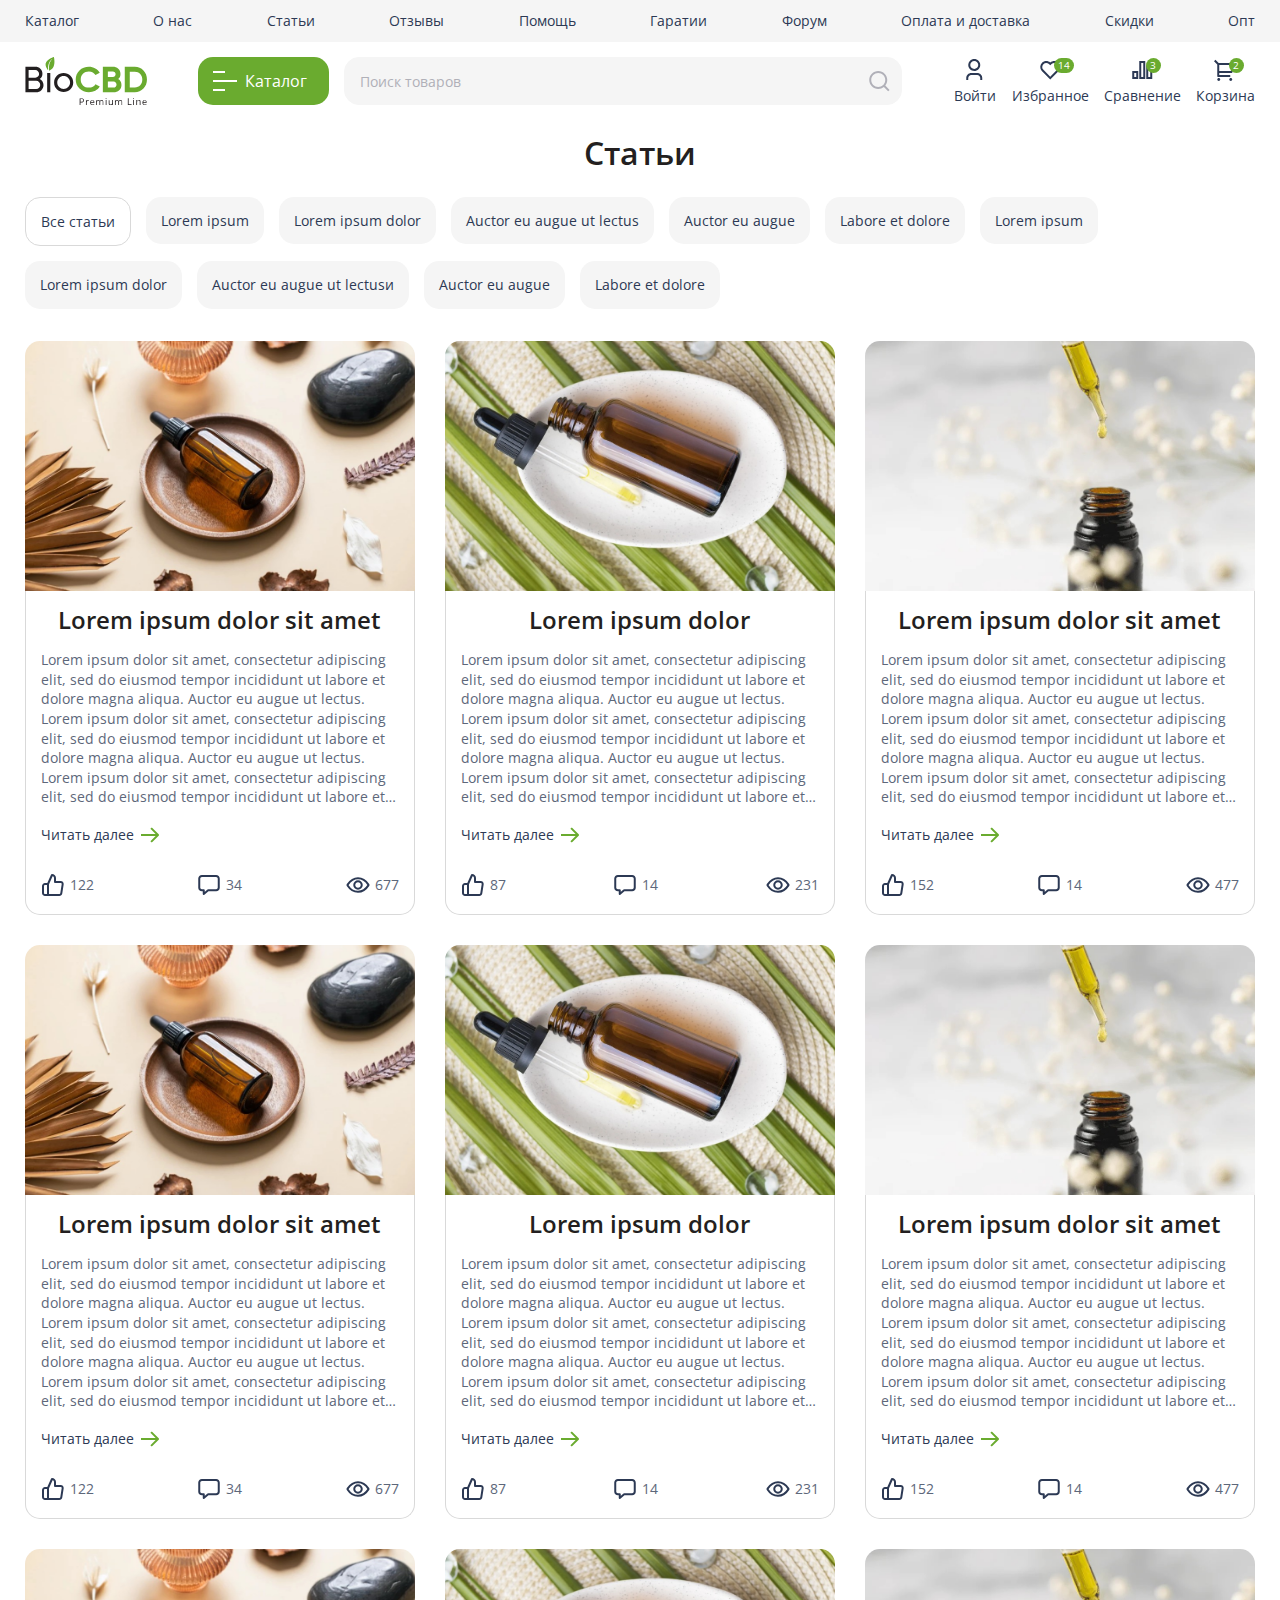
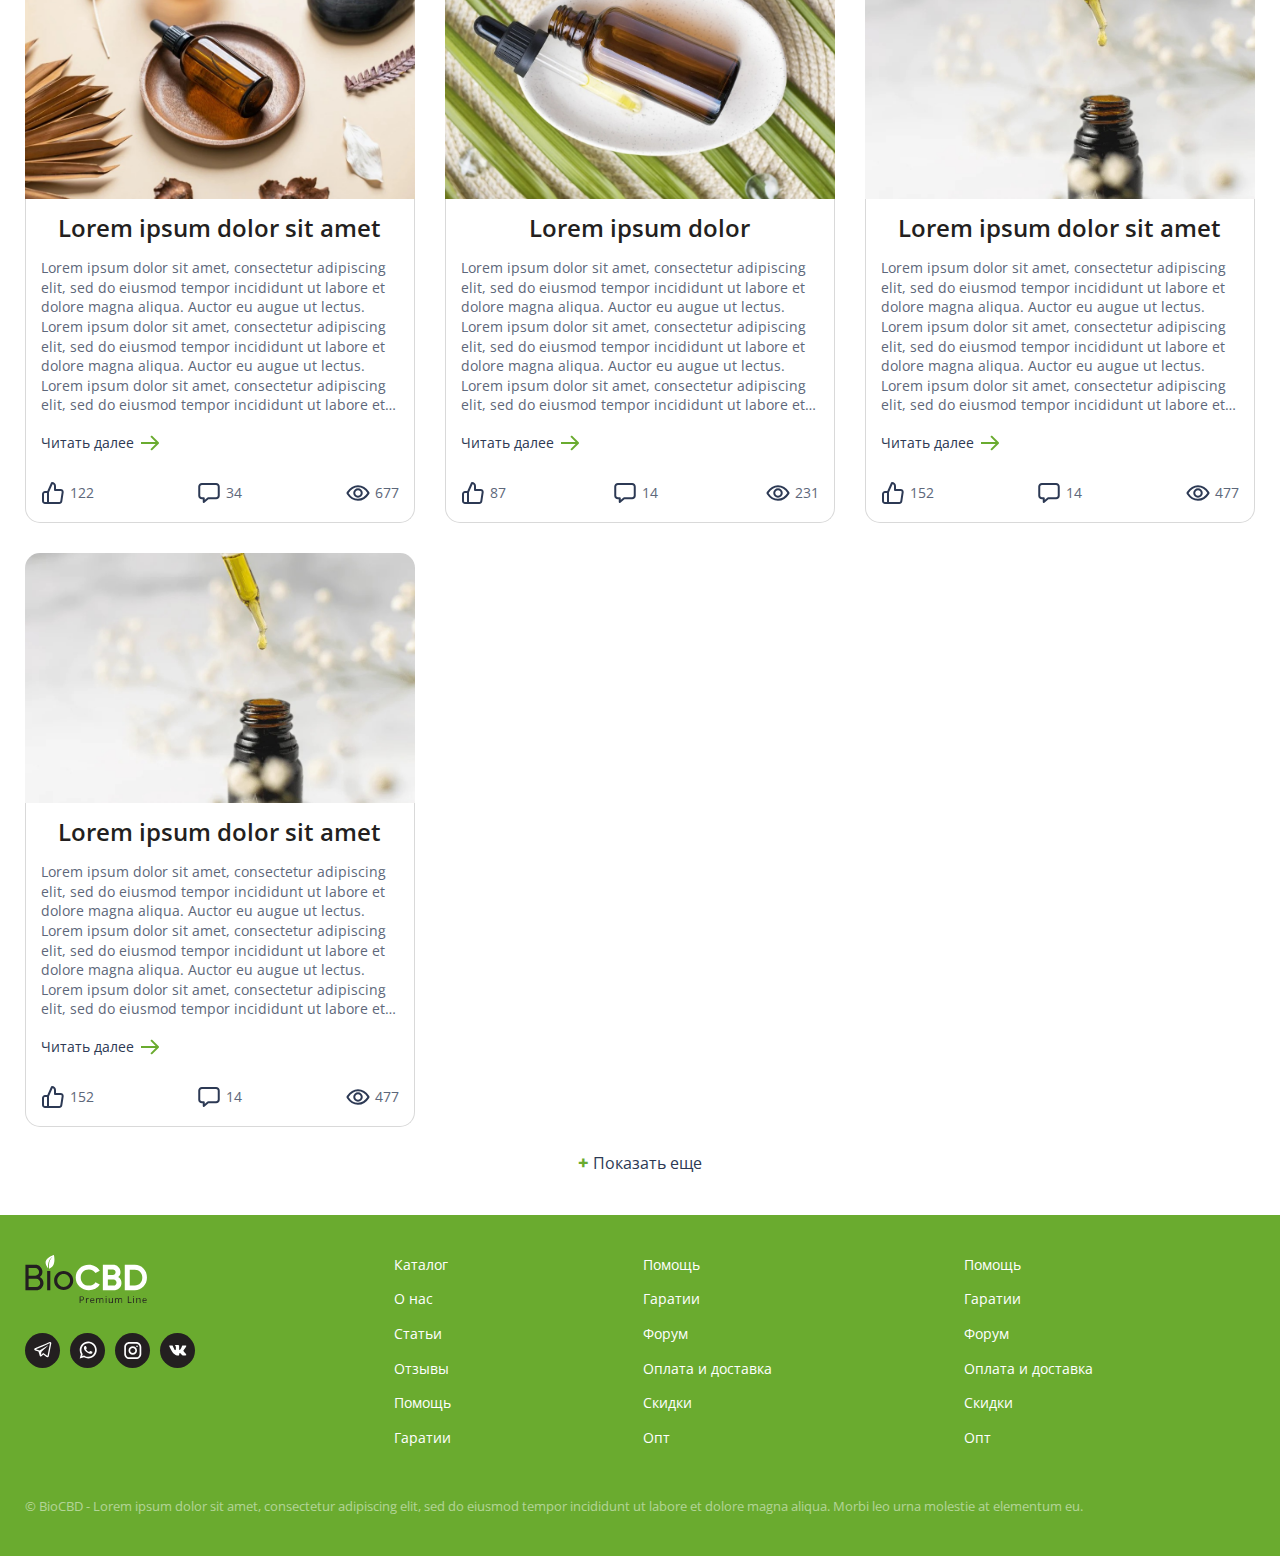
<file: articles.html>
<!DOCTYPE html>
<html lang="en">

<head>
    <meta charset="UTF-8">
    <meta http-equiv="X-UA-Compatible" content="IE=edge">
    <meta name="viewport" content="width=device-width, initial-scale=1.0">
    <title>BioCBD</title>
    <link rel="stylesheet" href="css/slick.css">
    <link rel="stylesheet" href="css/slick-theme.css">
    <link rel="stylesheet" href="css/reset.css">
    <link rel="stylesheet" href="css/style.css">
</head>

<body>
    <div class="wrapper">
        <header class="header">
            <div class="header__top-panel">
                <div class="header__container header__top-panel-container container">
                    <div class="header__top-panel-back"></div>
                    <div class="header__burger">
                        <span></span>
                    </div>
                    <nav class="header__menu">
                        <ul class="header__list">
                            <li>
                                <a href="#" class="header__link">Каталог</a>
                            </li>
                            <li>
                                <a href="#" class="header__link">О нас</a>
                            </li>
                            <li>
                                <a href="#" class="header__link">Статьи</a>
                            </li>
                            <li>
                                <a href="#" class="header__link">Отзывы</a>
                            </li>
                            <li>
                                <a href="#" class="header__link">Помощь</a>
                            </li>
                            <li>
                                <a href="#" class="header__link">Гаратии</a>
                            </li>
                            <li>
                                <a href="#" class="header__link">Форум</a>
                            </li>
                            <li>
                                <a href="#" class="header__link">Оплата и доставка</a>
                            </li>
                            <li>
                                <a href="#" class="header__link">Скидки</a>
                            </li>
                            <li>
                                <a href="#" class="header__link">Опт</a>
                            </li>
                        </ul>
                    </nav>
                </div>
            </div>
            <div class="header__main-panel">
                <div class="header__container header__main-panel-container container">
                    <div class="header__logo logo">
                        <a class="logo__link" href="#">
                            <img class="logo__img" src="img/logo-header.svg" alt="Logo">
                        </a>
                    </div>
                    <div class="header__catalog-menu catalog-menu">
                        <a class="catalog-menu__btn" href="#">
                            <div class="catalog-menu__burger">
                                <span></span>
                            </div>
                            <span class="catalog-menu__title">Каталог</span>
                        </a>
                        <div class="catalog-menu__popup-menu">
                            <div class="catalog-menu__container container">
                                <div class="catalog-menu__item">
                                    <div class="catalog-menu__list-title">Спреи</div>
                                    <ul class="catalog-menu__list">
                                        <li>
                                            <a href="#" class="catalog-menu__link">Lorem item 1</a>
                                        </li>
                                        <li>
                                            <a href="#" class="catalog-menu__link">Lorem item 2</a>
                                        </li>
                                        <li>
                                            <a href="#" class="catalog-menu__link">Lorem item 3</a>
                                        </li>
                                        <li>
                                            <a href="#" class="catalog-menu__link">Lorem item 4</a>
                                        </li>
                                        <li>
                                            <a href="#" class="catalog-menu__link">Lorem item 5</a>
                                        </li>
                                        <li>
                                            <a href="#" class="catalog-menu__link">Lorem item 6</a>
                                        </li>
                                        <li>
                                            <a href="#" class="catalog-menu__link">Lorem item 7</a>
                                        </li>
                                        <li>
                                            <a href="#" class="catalog-menu__link">Lorem item 8</a>
                                        </li>
                                        <li>
                                            <a href="#" class="catalog-menu__link">Lorem item 9</a>
                                        </li>
                                        <li>
                                            <a href="#" class="catalog-menu__link">Lorem item 10</a>
                                        </li>
                                        <li>
                                            <a href="#" class="catalog-menu__link">Lorem item 11</a>
                                        </li>
                                        <li>
                                            <a href="#" class="catalog-menu__link">Lorem item 12</a>
                                        </li>
                                        <li>
                                            <a href="#" class="catalog-menu__link">Lorem item 13</a>
                                        </li>
                                        <li>
                                            <a href="#" class="catalog-menu__link">Lorem item 14</a>
                                        </li>
                                        <li>
                                            <a href="#" class="catalog-menu__link">Lorem item 15</a>
                                        </li>
                                    </ul>
                                </div>
                                <div class="catalog-menu__item">
                                    <div class="catalog-menu__list-title">Масла</div>
                                    <ul class="catalog-menu__list">
                                        <li>
                                            <a href="#" class="catalog-menu__link">Lorem item 1</a>
                                        </li>
                                        <li>
                                            <a href="#" class="catalog-menu__link">Lorem item 2</a>
                                        </li>
                                        <li>
                                            <a href="#" class="catalog-menu__link">Lorem item 3</a>
                                        </li>
                                        <li>
                                            <a href="#" class="catalog-menu__link">Lorem item 4</a>
                                        </li>
                                        <li>
                                            <a href="#" class="catalog-menu__link">Lorem item 5</a>
                                        </li>
                                        <li>
                                            <a href="#" class="catalog-menu__link">Lorem item 6</a>
                                        </li>
                                        <li>
                                            <a href="#" class="catalog-menu__link">Lorem item 7</a>
                                        </li>
                                        <li>
                                            <a href="#" class="catalog-menu__link">Lorem item 8</a>
                                        </li>
                                        <li>
                                            <a href="#" class="catalog-menu__link">Lorem item 9</a>
                                        </li>
                                        <li>
                                            <a href="#" class="catalog-menu__link">Lorem item 10</a>
                                        </li>
                                        <li>
                                            <a href="#" class="catalog-menu__link">Lorem item 11</a>
                                        </li>
                                        <li>
                                            <a href="#" class="catalog-menu__link">Lorem item 12</a>
                                        </li>
                                        <li>
                                            <a href="#" class="catalog-menu__link">Lorem item 13</a>
                                        </li>
                                        <li>
                                            <a href="#" class="catalog-menu__link">Lorem item 14</a>
                                        </li>
                                    </ul>
                                </div>
                            </div>
                        </div>
                    </div>

                    <div class="header__search search">
                        <div class="search__container">
                            <form class="search__form" action="#" method="get">
                                <input class="search__input" type="text" placeholder="Поиск товаров" value="">
                                <button class="search__btn" type="submit"></button>
                            </form>
                        </div>
                    </div>

                    <div class="header__actions actions">
                        <div class="actions__container">
                            <a href="#" class="actions__btn">
                                <span class="actions__btn-ico actions__btn-ico-user"></span>
                                <span class="actions__title">Войти</span>
                            </a>
                        </div>
                        <div class="actions__container actions__search">
                            <a href="#" class="actions__btn">
                                <span class="actions__btn-ico actions__btn-ico-search"></span>
                                <span class="actions__title">Поиск</span>
                            </a>
                        </div>
                        <div class="actions__container">
                            <a href="#" class="actions__btn">
                                <span class="actions__btn-ico actions__btn-ico-favorites"></span>
                                <span class="actions__title">Избранное</span>
                                <span class="actions__count">14</span>
                            </a>
                        </div>
                        <div class="actions__container">
                            <a href="#" class="actions__btn">
                                <span class="actions__btn-ico actions__btn-ico-compare"></span>
                                <span class="actions__title">Сравнение</span>
                                <span class="actions__count">3</span>
                            </a>
                        </div>
                        <div class="actions__container">
                            <a href="#" class="actions__btn">
                                <span class="actions__btn-ico actions__btn-ico-cart"></span>
                                <span class="actions__title">Корзина</span>
                                <span class="actions__count">2</span>
                            </a>
                        </div>
                    </div>

                </div>
            </div>
        </header>

        <div class="content">

            <section class="main-articles">
                <div class="main-articles__container container">
                    <h2>Статьи</h2>

                    <div class="main-articles__tag-nav tag-nav">
                        <ul class="tag-nav__list">
                            <li>
                                <a href="#" class="tag-nav__link tag-nav__link--active">Все статьи</a>
                            </li>
                            <li>
                                <a href="#" class="tag-nav__link">Lorem ipsum</a>
                            </li>
                            <li>
                                <a href="#" class="tag-nav__link">Lorem ipsum dolor</a>
                            </li>
                            <li>
                                <a href="#" class="tag-nav__link">Auctor eu augue ut lectus</a>
                            </li>
                            <li>
                                <a href="#" class="tag-nav__link">Auctor eu augue</a>
                            </li>
                            <li>
                                <a href="#" class="tag-nav__link">Labore et dolore</a>
                            </li>
                            <li>
                                <a href="#" class="tag-nav__link">Lorem ipsum</a>
                            </li>
                            <li>
                                <a href="#" class="tag-nav__link">Lorem ipsum dolor</a>
                            </li>
                            <li>
                                <a href="#" class="tag-nav__link">Auctor eu augue ut lectusи</a>
                            </li>
                            <li>
                                <a href="#" class="tag-nav__link">Auctor eu augue</a>
                            </li>
                            <li>
                                <a href="#" class="tag-nav__link">Labore et dolore</a>
                            </li>
                        </ul>
                    </div>

                    <div class="main-articles__content">

                        <div class="main-articles__article article">
                            <div class="article-img">
                                <img src="img/articles/01.jpg" alt="Article">
                            </div>
                            <div class="article__content">
                                <div class="article__text-content">
                                    <div class="article__title">Lorem ipsum dolor sit amet</div>
                                    <div class="article__text">
                                        <p>
                                            Lorem ipsum dolor sit amet, consectetur adipiscing elit, sed do eiusmod
                                            tempor
                                            incididunt ut labore et dolore magna aliqua. Auctor eu augue ut lectus.
                                            Lorem
                                            ipsum
                                            dolor sit amet, consectetur adipiscing elit, sed do eiusmod tempor
                                            incididunt ut
                                            labore
                                            et dolore magna aliqua. Auctor eu augue ut lectus. Lorem ipsum dolor sit
                                            amet,
                                            consectetur adipiscing elit, sed do eiusmod tempor incididunt ut labore et
                                            dolore
                                            magna
                                            aliqua. Auctor eu sit augue ut lectus...
                                        </p>
                                    </div>
                                    <a href="#" class="article-link">Читать далее</a>
                                </div>
                                <div class="article__actions">
                                    <a class="like-btn" href="#"><span></span>122</a>
                                    <div class="comment-count"><span></span>34</div>
                                    <div class="view-count"><span></span>677</div>
                                </div>
                            </div>
                        </div>

                        <div class="main-articles__article article">
                            <div class="article-img">
                                <img src="img/articles/02.jpg" alt="Article">
                            </div>
                            <div class="article__content">
                                <div class="article__text-content">
                                    <div class="article__title">Lorem ipsum dolor</div>
                                    <div class="article__text">
                                        <p>
                                            Lorem ipsum dolor sit amet, consectetur adipiscing elit, sed do eiusmod
                                            tempor
                                            incididunt ut labore et dolore magna aliqua. Auctor eu augue ut lectus.
                                            Lorem
                                            ipsum
                                            dolor sit amet, consectetur adipiscing elit, sed do eiusmod tempor
                                            incididunt ut
                                            labore
                                            et dolore magna aliqua. Auctor eu augue ut lectus. Lorem ipsum dolor sit
                                            amet,
                                            consectetur adipiscing elit, sed do eiusmod tempor incididunt ut labore et
                                            dolore
                                            magna
                                            aliqua. Auctor eu sit augue ut lectus...
                                        </p>
                                    </div>
                                    <a href="#" class="article-link">Читать далее</a>
                                </div>
                                <div class="article__actions">
                                    <a class="like-btn" href="#"><span></span>87</a>
                                    <div class="comment-count"><span></span>14</div>
                                    <div class="view-count"><span></span>231</div>
                                </div>
                            </div>
                        </div>

                        <div class="main-articles__article article">
                            <div class="article-img">
                                <img src="img/articles/03.jpg" alt="Article">
                            </div>
                            <div class="article__content">
                                <div class="article__text-content">
                                    <div class="article__title">Lorem ipsum dolor sit amet</div>
                                    <div class="article__text">
                                        <p>
                                            Lorem ipsum dolor sit amet, consectetur adipiscing elit, sed do eiusmod
                                            tempor
                                            incididunt ut labore et dolore magna aliqua. Auctor eu augue ut lectus.
                                            Lorem
                                            ipsum
                                            dolor sit amet, consectetur adipiscing elit, sed do eiusmod tempor
                                            incididunt ut
                                            labore
                                            et dolore magna aliqua. Auctor eu augue ut lectus. Lorem ipsum dolor sit
                                            amet,
                                            consectetur adipiscing elit, sed do eiusmod tempor incididunt ut labore et
                                            dolore
                                            magna
                                            aliqua. Auctor eu sit augue ut lectus...
                                        </p>
                                    </div>
                                    <a href="#" class="article-link">Читать далее</a>
                                </div>
                                <div class="article__actions">
                                    <a class="like-btn" href="#"><span></span>152</a>
                                    <div class="comment-count"><span></span>14</div>
                                    <div class="view-count"><span></span>477</div>
                                </div>
                            </div>
                        </div>

                        <div class="main-articles__article article">
                            <div class="article-img">
                                <img src="img/articles/01.jpg" alt="Article">
                            </div>
                            <div class="article__content">
                                <div class="article__text-content">
                                    <div class="article__title">Lorem ipsum dolor sit amet</div>
                                    <div class="article__text">
                                        <p>
                                            Lorem ipsum dolor sit amet, consectetur adipiscing elit, sed do eiusmod
                                            tempor
                                            incididunt ut labore et dolore magna aliqua. Auctor eu augue ut lectus.
                                            Lorem
                                            ipsum
                                            dolor sit amet, consectetur adipiscing elit, sed do eiusmod tempor
                                            incididunt ut
                                            labore
                                            et dolore magna aliqua. Auctor eu augue ut lectus. Lorem ipsum dolor sit
                                            amet,
                                            consectetur adipiscing elit, sed do eiusmod tempor incididunt ut labore et
                                            dolore
                                            magna
                                            aliqua. Auctor eu sit augue ut lectus...
                                        </p>
                                    </div>
                                    <a href="#" class="article-link">Читать далее</a>
                                </div>
                                <div class="article__actions">
                                    <a class="like-btn" href="#"><span></span>122</a>
                                    <div class="comment-count"><span></span>34</div>
                                    <div class="view-count"><span></span>677</div>
                                </div>
                            </div>
                        </div>

                        <div class="main-articles__article article">
                            <div class="article-img">
                                <img src="img/articles/02.jpg" alt="Article">
                            </div>
                            <div class="article__content">
                                <div class="article__text-content">
                                    <div class="article__title">Lorem ipsum dolor</div>
                                    <div class="article__text">
                                        <p>
                                            Lorem ipsum dolor sit amet, consectetur adipiscing elit, sed do eiusmod
                                            tempor
                                            incididunt ut labore et dolore magna aliqua. Auctor eu augue ut lectus.
                                            Lorem
                                            ipsum
                                            dolor sit amet, consectetur adipiscing elit, sed do eiusmod tempor
                                            incididunt ut
                                            labore
                                            et dolore magna aliqua. Auctor eu augue ut lectus. Lorem ipsum dolor sit
                                            amet,
                                            consectetur adipiscing elit, sed do eiusmod tempor incididunt ut labore et
                                            dolore
                                            magna
                                            aliqua. Auctor eu sit augue ut lectus...
                                        </p>
                                    </div>
                                    <a href="#" class="article-link">Читать далее</a>
                                </div>
                                <div class="article__actions">
                                    <a class="like-btn" href="#"><span></span>87</a>
                                    <div class="comment-count"><span></span>14</div>
                                    <div class="view-count"><span></span>231</div>
                                </div>
                            </div>
                        </div>

                        <div class="main-articles__article article">
                            <div class="article-img">
                                <img src="img/articles/03.jpg" alt="Article">
                            </div>
                            <div class="article__content">
                                <div class="article__text-content">
                                    <div class="article__title">Lorem ipsum dolor sit amet</div>
                                    <div class="article__text">
                                        <p>
                                            Lorem ipsum dolor sit amet, consectetur adipiscing elit, sed do eiusmod
                                            tempor
                                            incididunt ut labore et dolore magna aliqua. Auctor eu augue ut lectus.
                                            Lorem
                                            ipsum
                                            dolor sit amet, consectetur adipiscing elit, sed do eiusmod tempor
                                            incididunt ut
                                            labore
                                            et dolore magna aliqua. Auctor eu augue ut lectus. Lorem ipsum dolor sit
                                            amet,
                                            consectetur adipiscing elit, sed do eiusmod tempor incididunt ut labore et
                                            dolore
                                            magna
                                            aliqua. Auctor eu sit augue ut lectus...
                                        </p>
                                    </div>
                                    <a href="#" class="article-link">Читать далее</a>
                                </div>
                                <div class="article__actions">
                                    <a class="like-btn" href="#"><span></span>152</a>
                                    <div class="comment-count"><span></span>14</div>
                                    <div class="view-count"><span></span>477</div>
                                </div>
                            </div>
                        </div>

                        <div class="main-articles__article article">
                            <div class="article-img">
                                <img src="img/articles/01.jpg" alt="Article">
                            </div>
                            <div class="article__content">
                                <div class="article__text-content">
                                    <div class="article__title">Lorem ipsum dolor sit amet</div>
                                    <div class="article__text">
                                        <p>
                                            Lorem ipsum dolor sit amet, consectetur adipiscing elit, sed do eiusmod
                                            tempor
                                            incididunt ut labore et dolore magna aliqua. Auctor eu augue ut lectus.
                                            Lorem
                                            ipsum
                                            dolor sit amet, consectetur adipiscing elit, sed do eiusmod tempor
                                            incididunt ut
                                            labore
                                            et dolore magna aliqua. Auctor eu augue ut lectus. Lorem ipsum dolor sit
                                            amet,
                                            consectetur adipiscing elit, sed do eiusmod tempor incididunt ut labore et
                                            dolore
                                            magna
                                            aliqua. Auctor eu sit augue ut lectus...
                                        </p>
                                    </div>
                                    <a href="#" class="article-link">Читать далее</a>
                                </div>
                                <div class="article__actions">
                                    <a class="like-btn" href="#"><span></span>122</a>
                                    <div class="comment-count"><span></span>34</div>
                                    <div class="view-count"><span></span>677</div>
                                </div>
                            </div>
                        </div>

                        <div class="main-articles__article article">
                            <div class="article-img">
                                <img src="img/articles/02.jpg" alt="Article">
                            </div>
                            <div class="article__content">
                                <div class="article__text-content">
                                    <div class="article__title">Lorem ipsum dolor</div>
                                    <div class="article__text">
                                        <p>
                                            Lorem ipsum dolor sit amet, consectetur adipiscing elit, sed do eiusmod
                                            tempor
                                            incididunt ut labore et dolore magna aliqua. Auctor eu augue ut lectus.
                                            Lorem
                                            ipsum
                                            dolor sit amet, consectetur adipiscing elit, sed do eiusmod tempor
                                            incididunt ut
                                            labore
                                            et dolore magna aliqua. Auctor eu augue ut lectus. Lorem ipsum dolor sit
                                            amet,
                                            consectetur adipiscing elit, sed do eiusmod tempor incididunt ut labore et
                                            dolore
                                            magna
                                            aliqua. Auctor eu sit augue ut lectus...
                                        </p>
                                    </div>
                                    <a href="#" class="article-link">Читать далее</a>
                                </div>
                                <div class="article__actions">
                                    <a class="like-btn" href="#"><span></span>87</a>
                                    <div class="comment-count"><span></span>14</div>
                                    <div class="view-count"><span></span>231</div>
                                </div>
                            </div>
                        </div>

                        <div class="main-articles__article article">
                            <div class="article-img">
                                <img src="img/articles/03.jpg" alt="Article">
                            </div>
                            <div class="article__content">
                                <div class="article__text-content">
                                    <div class="article__title">Lorem ipsum dolor sit amet</div>
                                    <div class="article__text">
                                        <p>
                                            Lorem ipsum dolor sit amet, consectetur adipiscing elit, sed do eiusmod
                                            tempor
                                            incididunt ut labore et dolore magna aliqua. Auctor eu augue ut lectus.
                                            Lorem
                                            ipsum
                                            dolor sit amet, consectetur adipiscing elit, sed do eiusmod tempor
                                            incididunt ut
                                            labore
                                            et dolore magna aliqua. Auctor eu augue ut lectus. Lorem ipsum dolor sit
                                            amet,
                                            consectetur adipiscing elit, sed do eiusmod tempor incididunt ut labore et
                                            dolore
                                            magna
                                            aliqua. Auctor eu sit augue ut lectus...
                                        </p>
                                    </div>
                                    <a href="#" class="article-link">Читать далее</a>
                                </div>
                                <div class="article__actions">
                                    <a class="like-btn" href="#"><span></span>152</a>
                                    <div class="comment-count"><span></span>14</div>
                                    <div class="view-count"><span></span>477</div>
                                </div>
                            </div>
                        </div>

                        <div class="main-articles__article article">
                            <div class="article-img">
                                <img src="img/articles/03.jpg" alt="Article">
                            </div>
                            <div class="article__content">
                                <div class="article__text-content">
                                    <div class="article__title">Lorem ipsum dolor sit amet</div>
                                    <div class="article__text">
                                        <p>
                                            Lorem ipsum dolor sit amet, consectetur adipiscing elit, sed do eiusmod
                                            tempor
                                            incididunt ut labore et dolore magna aliqua. Auctor eu augue ut lectus.
                                            Lorem
                                            ipsum
                                            dolor sit amet, consectetur adipiscing elit, sed do eiusmod tempor
                                            incididunt ut
                                            labore
                                            et dolore magna aliqua. Auctor eu augue ut lectus. Lorem ipsum dolor sit
                                            amet,
                                            consectetur adipiscing elit, sed do eiusmod tempor incididunt ut labore et
                                            dolore
                                            magna
                                            aliqua. Auctor eu sit augue ut lectus...
                                        </p>
                                    </div>
                                    <a href="#" class="article-link">Читать далее</a>
                                </div>
                                <div class="article__actions">
                                    <a class="like-btn" href="#"><span></span>152</a>
                                    <div class="comment-count"><span></span>14</div>
                                    <div class="view-count"><span></span>477</div>
                                </div>
                            </div>
                        </div>

                    </div>
                    <div class="main-articles__more-link">
                        <a href="#" class="more-link"><span>+</span> Показать еще</a>
                    </div>
                </div>

            </section>

        </div>

        <footer class="footer">
            <div class="footer__container container">
                <div class="footer__content">

                    <div class="footer__info-container">
                        <a href="#" class="footer__logo">
                            <img src="img/logo-footer.svg" alt="Logo">
                        </a>
                        <div class="footer__social-container">
                            <a href="#" class="social-btn social-btn__telegram">
                                <img src="img/footer-telegram.svg" alt="Telegram">
                            </a>
                            <a href="#" class="social-btn social-btn__whatsapp">
                                <img src="img/footet-whatsapp.svg" alt="Whatsapp">
                            </a>
                            <a href="#" class="social-btn social-btn__instagram">
                                <img src="img/footer-instagram.svg" alt="Instagram">
                            </a>
                            <a href="#" class="social-btn social-btn__vk">
                                <img src="img/footer-vk.svg" alt="VK">
                            </a>
                        </div>
                    </div>

                    <div class="footer__menu">
                        <ul class="footer__list">
                            <li>
                                <a href="#" class="footer__link">Каталог</a>
                            </li>
                            <li>
                                <a href="#" class="footer__link">О нас</a>
                            </li>
                            <li>
                                <a href="#" class="footer__link">Статьи</a>
                            </li>
                            <li>
                                <a href="#" class="footer__link">Отзывы</a>
                            </li>
                            <li>
                                <a href="#" class="footer__link">Помощь</a>
                            </li>
                            <li>
                                <a href="#" class="footer__link">Гаратии</a>
                            </li>

                        </ul>
                        <ul class="footer__list">
                            <li>
                                <a href="#" class="footer__link">Помощь</a>
                            </li>
                            <li>
                                <a href="#" class="footer__link">Гаратии</a>
                            </li>
                            <li>
                                <a href="#" class="footer__link">Форум</a>
                            </li>
                            <li>
                                <a href="#" class="footer__link">Оплата и доставка</a>
                            </li>
                            <li>
                                <a href="#" class="footer__link">Скидки</a>
                            </li>
                            <li>
                                <a href="#" class="footer__link">Опт</a>
                            </li>
                        </ul>

                        <ul class="footer__list">
                            <li>
                                <a href="#" class="footer__link">Помощь</a>
                            </li>
                            <li>
                                <a href="#" class="footer__link">Гаратии</a>
                            </li>
                            <li>
                                <a href="#" class="footer__link">Форум</a>
                            </li>
                            <li>
                                <a href="#" class="footer__link">Оплата и доставка</a>
                            </li>
                            <li>
                                <a href="#" class="footer__link">Скидки</a>
                            </li>
                            <li>
                                <a href="#" class="footer__link">Опт</a>
                            </li>
                        </ul>

                    </div>

                </div>

                <div class="footer__copy">
                    <p>
                        © BioCBD - Lorem ipsum dolor sit amet, consectetur adipiscing elit, sed do eiusmod tempor
                        incididunt ut labore et dolore magna aliqua. Morbi leo urna molestie at elementum eu.
                    </p>
                </div>
            </div>
        </footer>

    </div>

    <script src="js/jquery-3.6.1.min.js"></script>
    <script src="js/slick.min.js"></script>
    <script src="js/script.js"></script>
</body>

</html>
</file>
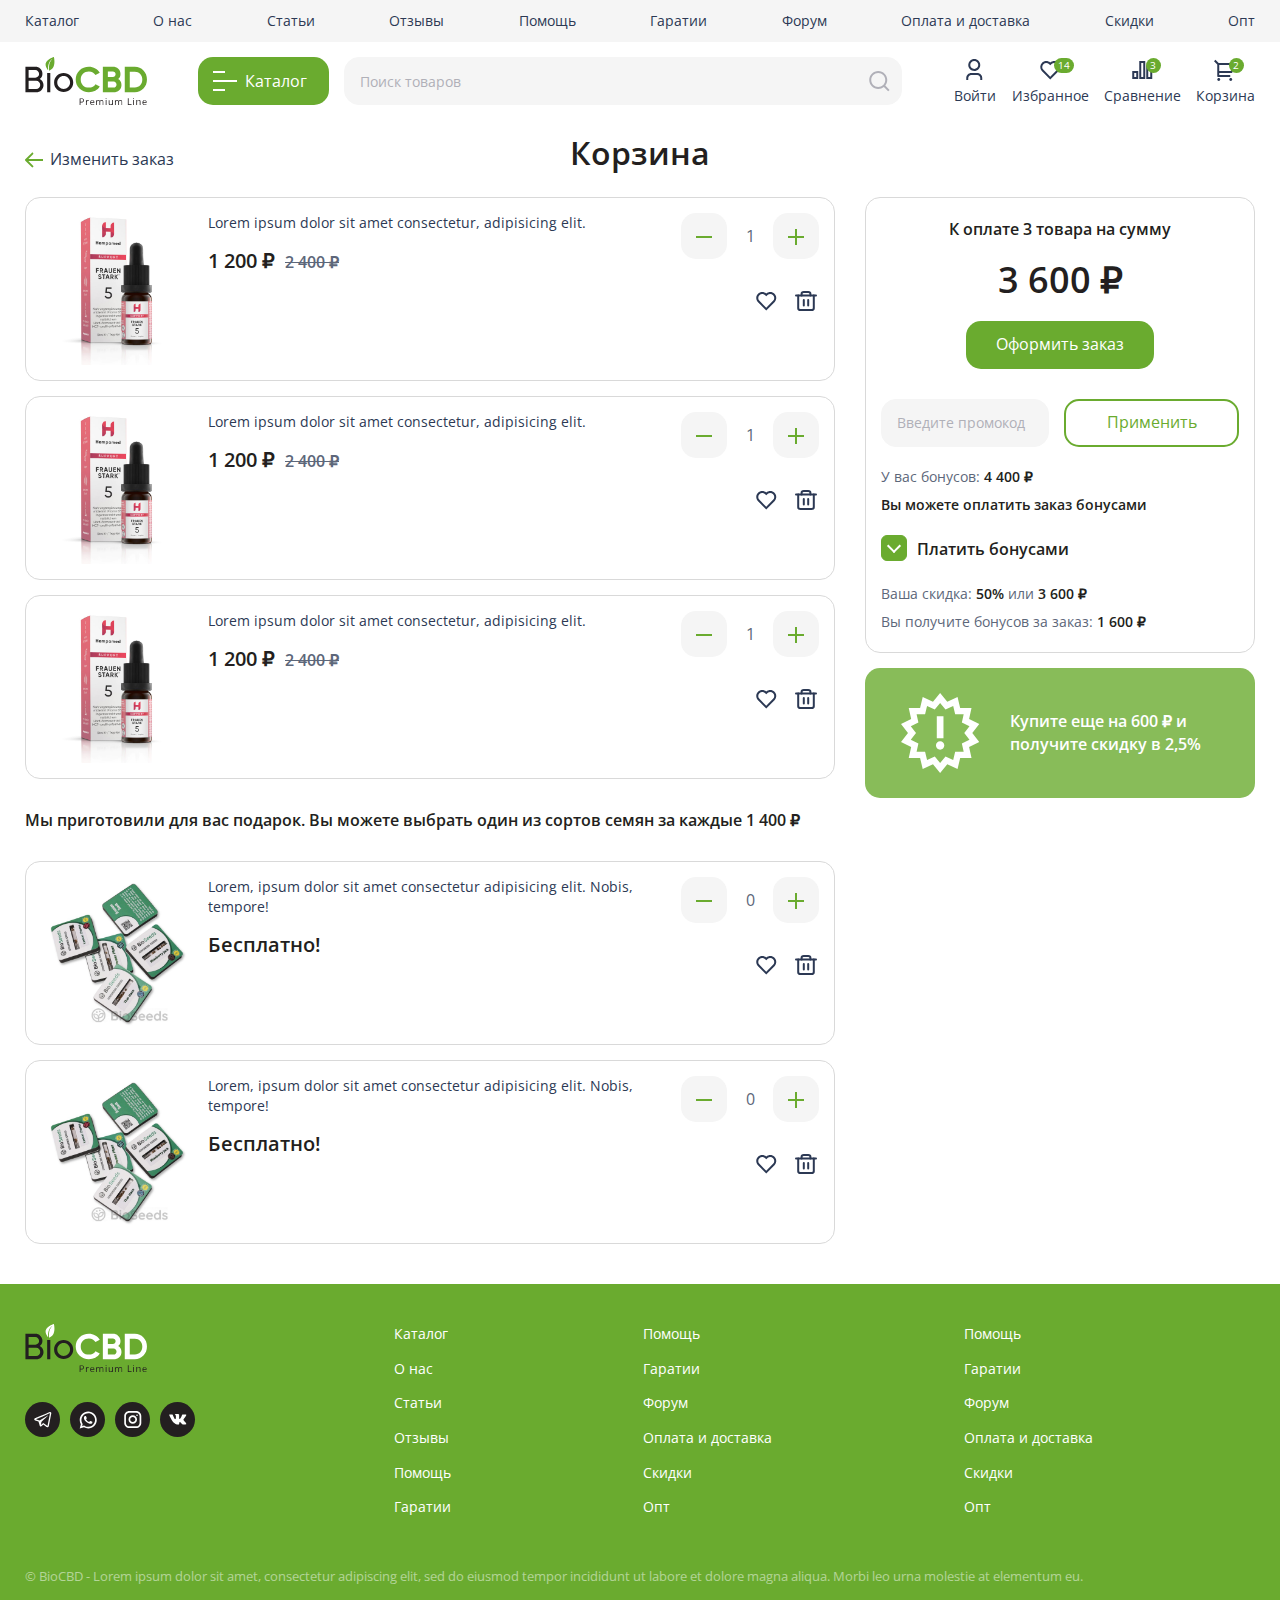
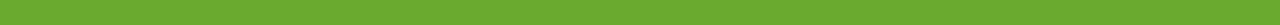
<file: cart.html>
<!DOCTYPE html>
<html lang="en">

<head>
    <meta charset="UTF-8">
    <meta http-equiv="X-UA-Compatible" content="IE=edge">
    <meta name="viewport" content="width=device-width, initial-scale=1.0">
    <title>BioCBD</title>
    <link rel="stylesheet" href="css/slick.css">
    <link rel="stylesheet" href="css/slick-theme.css">
    <link rel="stylesheet" href="css/reset.css">
    <link rel="stylesheet" href="css/style.css">
</head>

<body>
    <div class="wrapper">
        <header class="header">
            <div class="header__top-panel">
                <div class="header__container header__top-panel-container container">
                    <div class="header__top-panel-back"></div>
                    <div class="header__burger">
                        <span></span>
                    </div>
                    <nav class="header__menu">
                        <ul class="header__list">
                            <li>
                                <a href="#" class="header__link">Каталог</a>
                            </li>
                            <li>
                                <a href="#" class="header__link">О нас</a>
                            </li>
                            <li>
                                <a href="#" class="header__link">Статьи</a>
                            </li>
                            <li>
                                <a href="#" class="header__link">Отзывы</a>
                            </li>
                            <li>
                                <a href="#" class="header__link">Помощь</a>
                            </li>
                            <li>
                                <a href="#" class="header__link">Гаратии</a>
                            </li>
                            <li>
                                <a href="#" class="header__link">Форум</a>
                            </li>
                            <li>
                                <a href="#" class="header__link">Оплата и доставка</a>
                            </li>
                            <li>
                                <a href="#" class="header__link">Скидки</a>
                            </li>
                            <li>
                                <a href="#" class="header__link">Опт</a>
                            </li>
                        </ul>
                    </nav>
                </div>
            </div>
            <div class="header__main-panel">
                <div class="header__container header__main-panel-container container">
                    <div class="header__logo logo">
                        <a class="logo__link" href="#">
                            <img class="logo__img" src="img/logo-header.svg" alt="Logo">
                        </a>
                    </div>
                    <div class="header__catalog-menu catalog-menu">
                        <a class="catalog-menu__btn" href="#">
                            <div class="catalog-menu__burger">
                                <span></span>
                            </div>
                            <span class="catalog-menu__title">Каталог</span>
                        </a>
                        <div class="catalog-menu__popup-menu">
                            <div class="catalog-menu__container container">
                                <div class="catalog-menu__item">
                                    <div class="catalog-menu__list-title">Спреи</div>
                                    <ul class="catalog-menu__list">
                                        <li>
                                            <a href="#" class="catalog-menu__link">Lorem item 1</a>
                                        </li>
                                        <li>
                                            <a href="#" class="catalog-menu__link">Lorem item 2</a>
                                        </li>
                                        <li>
                                            <a href="#" class="catalog-menu__link">Lorem item 3</a>
                                        </li>
                                        <li>
                                            <a href="#" class="catalog-menu__link">Lorem item 4</a>
                                        </li>
                                        <li>
                                            <a href="#" class="catalog-menu__link">Lorem item 5</a>
                                        </li>
                                        <li>
                                            <a href="#" class="catalog-menu__link">Lorem item 6</a>
                                        </li>
                                        <li>
                                            <a href="#" class="catalog-menu__link">Lorem item 7</a>
                                        </li>
                                        <li>
                                            <a href="#" class="catalog-menu__link">Lorem item 8</a>
                                        </li>
                                        <li>
                                            <a href="#" class="catalog-menu__link">Lorem item 9</a>
                                        </li>
                                        <li>
                                            <a href="#" class="catalog-menu__link">Lorem item 10</a>
                                        </li>
                                        <li>
                                            <a href="#" class="catalog-menu__link">Lorem item 11</a>
                                        </li>
                                        <li>
                                            <a href="#" class="catalog-menu__link">Lorem item 12</a>
                                        </li>
                                        <li>
                                            <a href="#" class="catalog-menu__link">Lorem item 13</a>
                                        </li>
                                        <li>
                                            <a href="#" class="catalog-menu__link">Lorem item 14</a>
                                        </li>
                                        <li>
                                            <a href="#" class="catalog-menu__link">Lorem item 15</a>
                                        </li>
                                    </ul>
                                </div>
                                <div class="catalog-menu__item">
                                    <div class="catalog-menu__list-title">Масла</div>
                                    <ul class="catalog-menu__list">
                                        <li>
                                            <a href="#" class="catalog-menu__link">Lorem item 1</a>
                                        </li>
                                        <li>
                                            <a href="#" class="catalog-menu__link">Lorem item 2</a>
                                        </li>
                                        <li>
                                            <a href="#" class="catalog-menu__link">Lorem item 3</a>
                                        </li>
                                        <li>
                                            <a href="#" class="catalog-menu__link">Lorem item 4</a>
                                        </li>
                                        <li>
                                            <a href="#" class="catalog-menu__link">Lorem item 5</a>
                                        </li>
                                        <li>
                                            <a href="#" class="catalog-menu__link">Lorem item 6</a>
                                        </li>
                                        <li>
                                            <a href="#" class="catalog-menu__link">Lorem item 7</a>
                                        </li>
                                        <li>
                                            <a href="#" class="catalog-menu__link">Lorem item 8</a>
                                        </li>
                                        <li>
                                            <a href="#" class="catalog-menu__link">Lorem item 9</a>
                                        </li>
                                        <li>
                                            <a href="#" class="catalog-menu__link">Lorem item 10</a>
                                        </li>
                                        <li>
                                            <a href="#" class="catalog-menu__link">Lorem item 11</a>
                                        </li>
                                        <li>
                                            <a href="#" class="catalog-menu__link">Lorem item 12</a>
                                        </li>
                                        <li>
                                            <a href="#" class="catalog-menu__link">Lorem item 13</a>
                                        </li>
                                        <li>
                                            <a href="#" class="catalog-menu__link">Lorem item 14</a>
                                        </li>
                                    </ul>
                                </div>
                            </div>
                        </div>
                    </div>

                    <div class="header__search search">
                        <div class="search__container">
                            <form class="search__form" action="#" method="get">
                                <input class="search__input" type="text" placeholder="Поиск товаров" value="">
                                <button class="search__btn" type="submit"></button>
                            </form>
                        </div>
                    </div>

                    <div class="header__actions actions">
                        <div class="actions__container">
                            <a href="#" class="actions__btn">
                                <span class="actions__btn-ico actions__btn-ico-user"></span>
                                <span class="actions__title">Войти</span>
                            </a>
                        </div>
                        <div class="actions__container actions__search">
                            <a href="#" class="actions__btn">
                                <span class="actions__btn-ico actions__btn-ico-search"></span>
                                <span class="actions__title">Поиск</span>
                            </a>
                        </div>
                        <div class="actions__container">
                            <a href="#" class="actions__btn">
                                <span class="actions__btn-ico actions__btn-ico-favorites"></span>
                                <span class="actions__title">Избранное</span>
                                <span class="actions__count">14</span>
                            </a>
                        </div>
                        <div class="actions__container">
                            <a href="#" class="actions__btn">
                                <span class="actions__btn-ico actions__btn-ico-compare"></span>
                                <span class="actions__title">Сравнение</span>
                                <span class="actions__count">3</span>
                            </a>
                        </div>
                        <div class="actions__container">
                            <a href="#" class="actions__btn">
                                <span class="actions__btn-ico actions__btn-ico-cart"></span>
                                <span class="actions__title">Корзина</span>
                                <span class="actions__count">2</span>
                            </a>
                        </div>
                    </div>

                </div>
            </div>
        </header>

        <div class="content">

            <section class="cart">
                <div class="cart__container container">
                    <div class="cart__title-left title-left">
                        <h2>Корзина</h2>
                        <a href="#">Изменить заказ</a>
                    </div>

                    <form class="cart__form" action="#" method="get">
                        <div class="cart__content">

                            <div class="cart__items-container">

                                <div class="cart__item">

                                    <div class="cart__item-photo-container">
                                        <a class="cart__photo-link" href="#">
                                            <div class="cart__photo">
                                                <img src="img/product/product-1.jpg" alt="Product">
                                            </div>
                                        </a>
                                    </div>

                                    <div class="cart__item-content">

                                        <div class="cart__info-container">
                                            <div class="cart__title">
                                                <a class="cart__title-link" href="#">Lorem ipsum dolor sit amet
                                                    consectetur, adipisicing elit.</a>
                                            </div>
                                            <div class="cart__price">
                                                <div class="cart__new-price">1 200 ₽</div>
                                                <div class="cart__old-price">2 400 ₽</div>
                                            </div>
                                        </div>

                                        <div class="cart__action-container">
                                            <div class="product-item__input-number input-number">
                                                <div class="input-number__minus"></div>
                                                <input class="input-number__input" type="text" pattern="^[0-9]+$"
                                                    value="1">
                                                <div class="input-number__plus"></div>
                                            </div>

                                            <div class="cart__actions">
                                                <button href="#" class="product-item__favorites-btn"></button>
                                                <button href="#" class="product-item__trash-btn"></button>
                                            </div>
                                        </div>
                                    </div>

                                </div>

                                <div class="cart__item">

                                    <div class="cart__item-photo-container">
                                        <a class="cart__photo-link" href="#">
                                            <div class="cart__photo">
                                                <img src="img/product/product-1.jpg" alt="Product">
                                            </div>
                                        </a>
                                    </div>

                                    <div class="cart__item-content">

                                        <div class="cart__info-container">
                                            <div class="cart__title">
                                                <a class="cart__title-link" href="#">Lorem ipsum dolor sit amet
                                                    consectetur, adipisicing elit.</a>
                                            </div>
                                            <div class="cart__price">
                                                <div class="cart__new-price">1 200 ₽</div>
                                                <div class="cart__old-price">2 400 ₽</div>
                                            </div>
                                        </div>

                                        <div class="cart__action-container">
                                            <div class="product-item__input-number input-number">
                                                <div class="input-number__minus"></div>
                                                <input class="input-number__input" type="text" pattern="^[0-9]+$"
                                                    value="1">
                                                <div class="input-number__plus"></div>
                                            </div>

                                            <div class="cart__actions">
                                                <button href="#" class="product-item__favorites-btn"></button>
                                                <button href="#" class="product-item__trash-btn"></button>
                                            </div>
                                        </div>
                                    </div>

                                </div>

                                <div class="cart__item">

                                    <div class="cart__item-photo-container">
                                        <a class="cart__photo-link" href="#">
                                            <div class="cart__photo">
                                                <img src="img/product/product-1.jpg" alt="Product">
                                            </div>
                                        </a>
                                    </div>

                                    <div class="cart__item-content">

                                        <div class="cart__info-container">
                                            <div class="cart__title">
                                                <a class="cart__title-link" href="#">Lorem ipsum dolor sit amet
                                                    consectetur, adipisicing elit.</a>
                                            </div>
                                            <div class="cart__price">
                                                <div class="cart__new-price">1 200 ₽</div>
                                                <div class="cart__old-price">2 400 ₽</div>
                                            </div>
                                        </div>

                                        <div class="cart__action-container">
                                            <div class="product-item__input-number input-number">
                                                <div class="input-number__minus"></div>
                                                <input class="input-number__input" type="text" pattern="^[0-9]+$"
                                                    value="1">
                                                <div class="input-number__plus"></div>
                                            </div>

                                            <div class="cart__actions">
                                                <button href="#" class="product-item__favorites-btn"></button>
                                                <button href="#" class="product-item__trash-btn"></button>
                                            </div>
                                        </div>
                                    </div>

                                </div>

                                <div class="cart__important-text">
                                    Мы приготовили для вас подарок. Вы можете выбрать один из сортов семян за каждые 1
                                    400 ₽
                                </div>

                                <div class="cart__item">

                                    <div class="cart__item-photo-container">
                                        <a class="cart__photo-link" href="#">
                                            <div class="cart__photo">
                                                <img src="img/product/product-5.jpg" alt="Product">
                                            </div>
                                        </a>
                                    </div>

                                    <div class="cart__item-content">

                                        <div class="cart__info-container">
                                            <div class="cart__title">
                                                <a class="cart__title-link" href="#">Lorem, ipsum dolor sit amet
                                                    consectetur
                                                    adipisicing elit. Nobis, tempore!</a>
                                            </div>
                                            <div class="cart__price">
                                                <div class="cart__new-price">Бесплатно!</div>
                                                <div class="cart__old-price"></div>
                                            </div>
                                        </div>

                                        <div class="cart__action-container">
                                            <div class="product-item__input-number input-number">
                                                <div class="input-number__minus"></div>
                                                <input class="input-number__input" type="text" pattern="^[0-9]+$"
                                                    value="0">
                                                <div class="input-number__plus"></div>
                                            </div>

                                            <div class="cart__actions">
                                                <button href="#" class="product-item__favorites-btn"></button>
                                                <button href="#" class="product-item__trash-btn"></button>
                                            </div>
                                        </div>
                                    </div>

                                </div>

                                <div class="cart__item">

                                    <div class="cart__item-photo-container">
                                        <a class="cart__photo-link" href="#">
                                            <div class="cart__photo">
                                                <img src="img/product/product-5.jpg" alt="Product">
                                            </div>
                                        </a>
                                    </div>

                                    <div class="cart__item-content">

                                        <div class="cart__info-container">
                                            <div class="cart__title">
                                                <a class="cart__title-link" href="#">Lorem, ipsum dolor sit amet
                                                    consectetur
                                                    adipisicing elit. Nobis, tempore!</a>
                                            </div>
                                            <div class="cart__price">
                                                <div class="cart__new-price">Бесплатно!</div>
                                                <div class="cart__old-price"></div>
                                            </div>
                                        </div>

                                        <div class="cart__action-container">
                                            <div class="product-item__input-number input-number">
                                                <div class="input-number__minus"></div>
                                                <input class="input-number__input" type="text" pattern="^[0-9]+$"
                                                    value="0">
                                                <div class="input-number__plus"></div>
                                            </div>

                                            <div class="cart__actions">
                                                <button href="#" class="product-item__favorites-btn"></button>
                                                <button href="#" class="product-item__trash-btn"></button>
                                            </div>
                                        </div>
                                    </div>

                                </div>

                            </div>

                            <div class="cart__total-container">


                                <div class="cart_checkout">

                                    <div class="cart__important-text cart__important-text--center">
                                        К оплате 3 товара на сумму
                                    </div>
                                    <div class="cart__total-sum">
                                        3 600 ₽
                                    </div>
                                    <button class="cart__btn product-item__btn">Оформить заказ</button>

                                    <div class="cart__promo-code">
                                        <input class="cart__input search__input" type="text"
                                            placeholder="Введите промокод" value="">
                                        <button class="cart-form__btn" type="submit">Применить</button>
                                    </div>

                                    <p>У вас бонусов: <span>4 400 ₽</span></p>
                                    <p><span>Вы можете оплатить заказ бонусами</span></p>

                                    <label class="check-contain">
                                        <span>Платить бонусами</span>
                                        <input type="checkbox" checked />
                                        <div class="check-input"></div>
                                    </label>

                                    <p>Ваша скидка: <span>50%</span> или <span>3 600 ₽</span></p>
                                    <p>Вы получите бонусов за заказ: <span>1 600 ₽</span></p>

                                </div>

                                <div class="cart__benefits">
                                    <div class="benefits__benefit benefits__benefit--two">
                                        <div class="benefits__img">
                                            <img src="img/benefits-7.svg" alt="Benefit">
                                        </div>
                                        <div class="benefits__text">Купите еще на 600 ₽ и
                                            получите скидку в 2,5%</div>
                                    </div>
                                </div>

                            </div>

                        </div>
                    </form>

                </div>
            </section>

        </div>

        <footer class="footer">
            <div class="footer__container container">
                <div class="footer__content">

                    <div class="footer__info-container">
                        <a href="#" class="footer__logo">
                            <img src="img/logo-footer.svg" alt="Logo">
                        </a>
                        <div class="footer__social-container">
                            <a href="#" class="social-btn social-btn__telegram">
                                <img src="img/footer-telegram.svg" alt="Telegram">
                            </a>
                            <a href="#" class="social-btn social-btn__whatsapp">
                                <img src="img/footet-whatsapp.svg" alt="Whatsapp">
                            </a>
                            <a href="#" class="social-btn social-btn__instagram">
                                <img src="img/footer-instagram.svg" alt="Instagram">
                            </a>
                            <a href="#" class="social-btn social-btn__vk">
                                <img src="img/footer-vk.svg" alt="VK">
                            </a>
                        </div>
                    </div>

                    <div class="footer__menu">
                        <ul class="footer__list">
                            <li>
                                <a href="#" class="footer__link">Каталог</a>
                            </li>
                            <li>
                                <a href="#" class="footer__link">О нас</a>
                            </li>
                            <li>
                                <a href="#" class="footer__link">Статьи</a>
                            </li>
                            <li>
                                <a href="#" class="footer__link">Отзывы</a>
                            </li>
                            <li>
                                <a href="#" class="footer__link">Помощь</a>
                            </li>
                            <li>
                                <a href="#" class="footer__link">Гаратии</a>
                            </li>

                        </ul>
                        <ul class="footer__list">
                            <li>
                                <a href="#" class="footer__link">Помощь</a>
                            </li>
                            <li>
                                <a href="#" class="footer__link">Гаратии</a>
                            </li>
                            <li>
                                <a href="#" class="footer__link">Форум</a>
                            </li>
                            <li>
                                <a href="#" class="footer__link">Оплата и доставка</a>
                            </li>
                            <li>
                                <a href="#" class="footer__link">Скидки</a>
                            </li>
                            <li>
                                <a href="#" class="footer__link">Опт</a>
                            </li>
                        </ul>

                        <ul class="footer__list">
                            <li>
                                <a href="#" class="footer__link">Помощь</a>
                            </li>
                            <li>
                                <a href="#" class="footer__link">Гаратии</a>
                            </li>
                            <li>
                                <a href="#" class="footer__link">Форум</a>
                            </li>
                            <li>
                                <a href="#" class="footer__link">Оплата и доставка</a>
                            </li>
                            <li>
                                <a href="#" class="footer__link">Скидки</a>
                            </li>
                            <li>
                                <a href="#" class="footer__link">Опт</a>
                            </li>
                        </ul>

                    </div>

                </div>

                <div class="footer__copy">
                    <p>
                        © BioCBD - Lorem ipsum dolor sit amet, consectetur adipiscing elit, sed do eiusmod tempor
                        incididunt ut labore et dolore magna aliqua. Morbi leo urna molestie at elementum eu.
                    </p>
                </div>
            </div>
        </footer>

    </div>

    <script src="js/jquery-3.6.1.min.js"></script>
    <script src="js/slick.min.js"></script>
    <script src="js/script.js"></script>
</body>

</html>
</file>
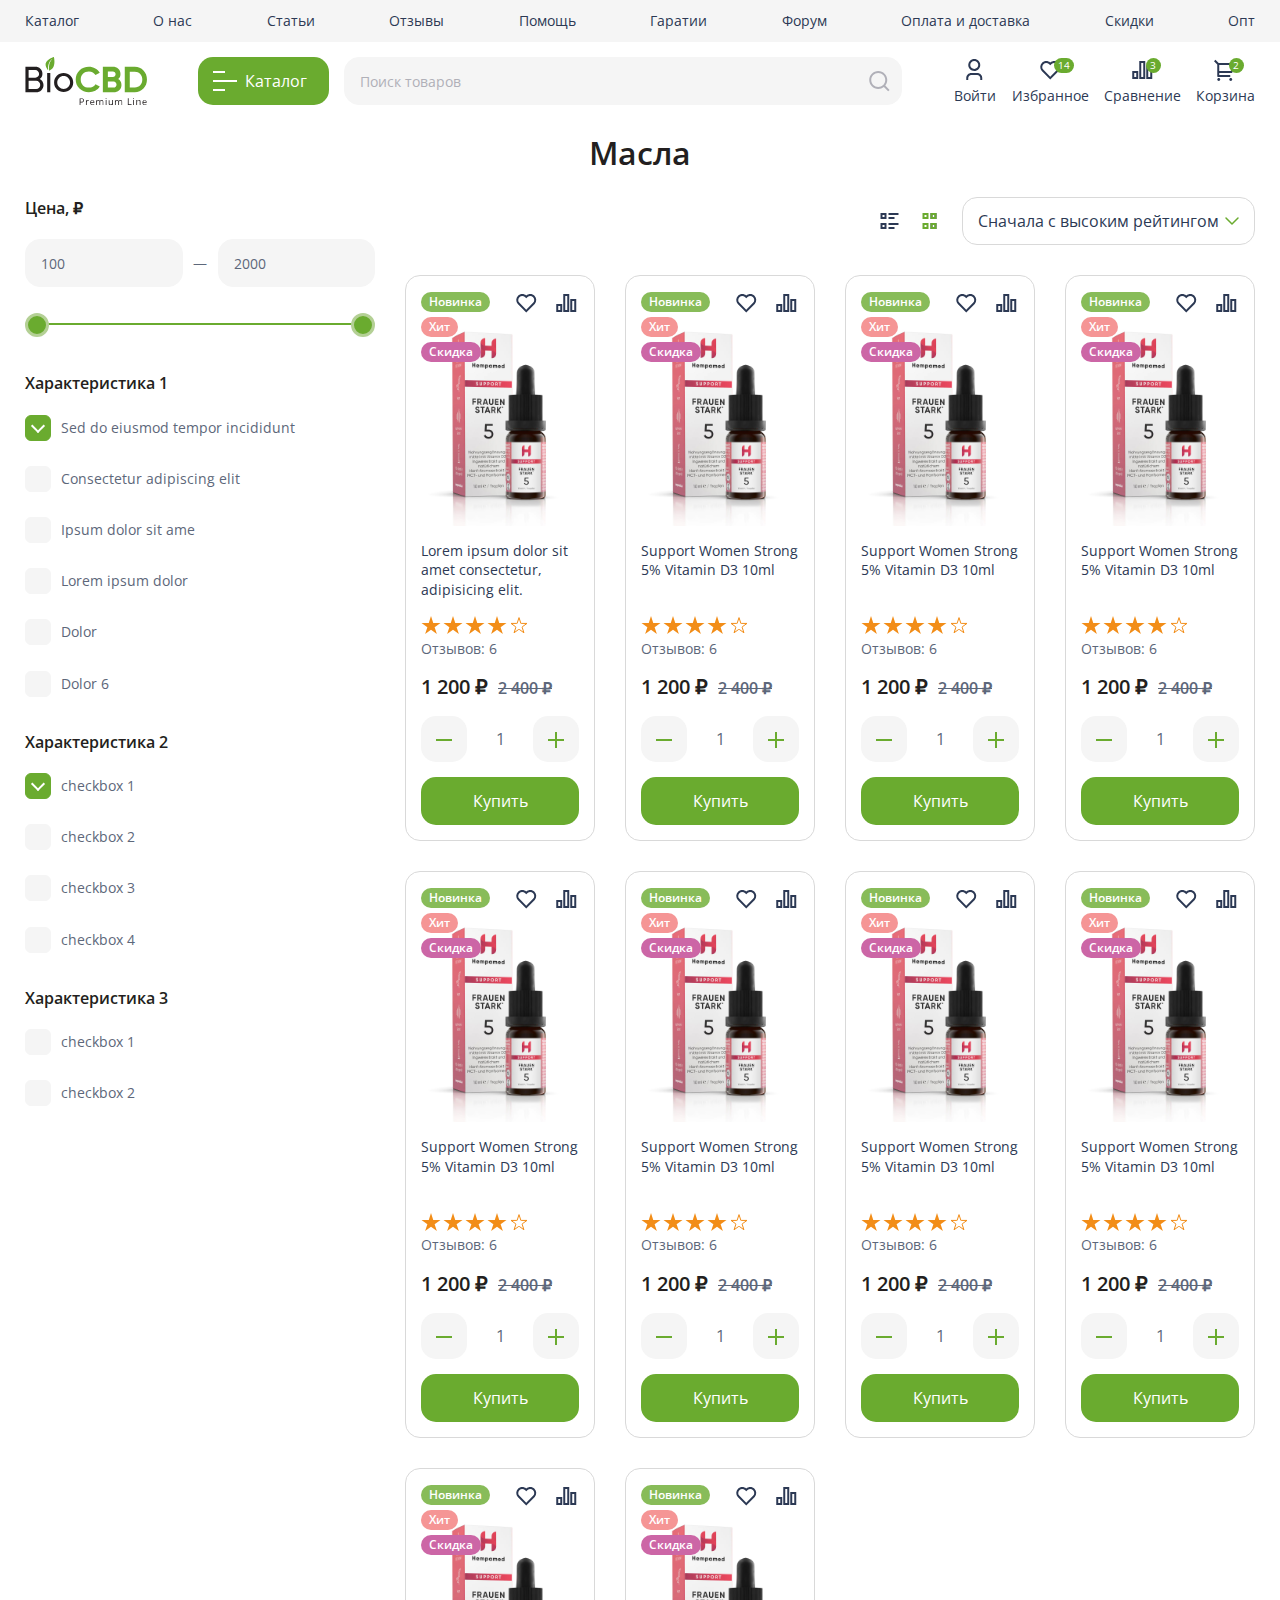
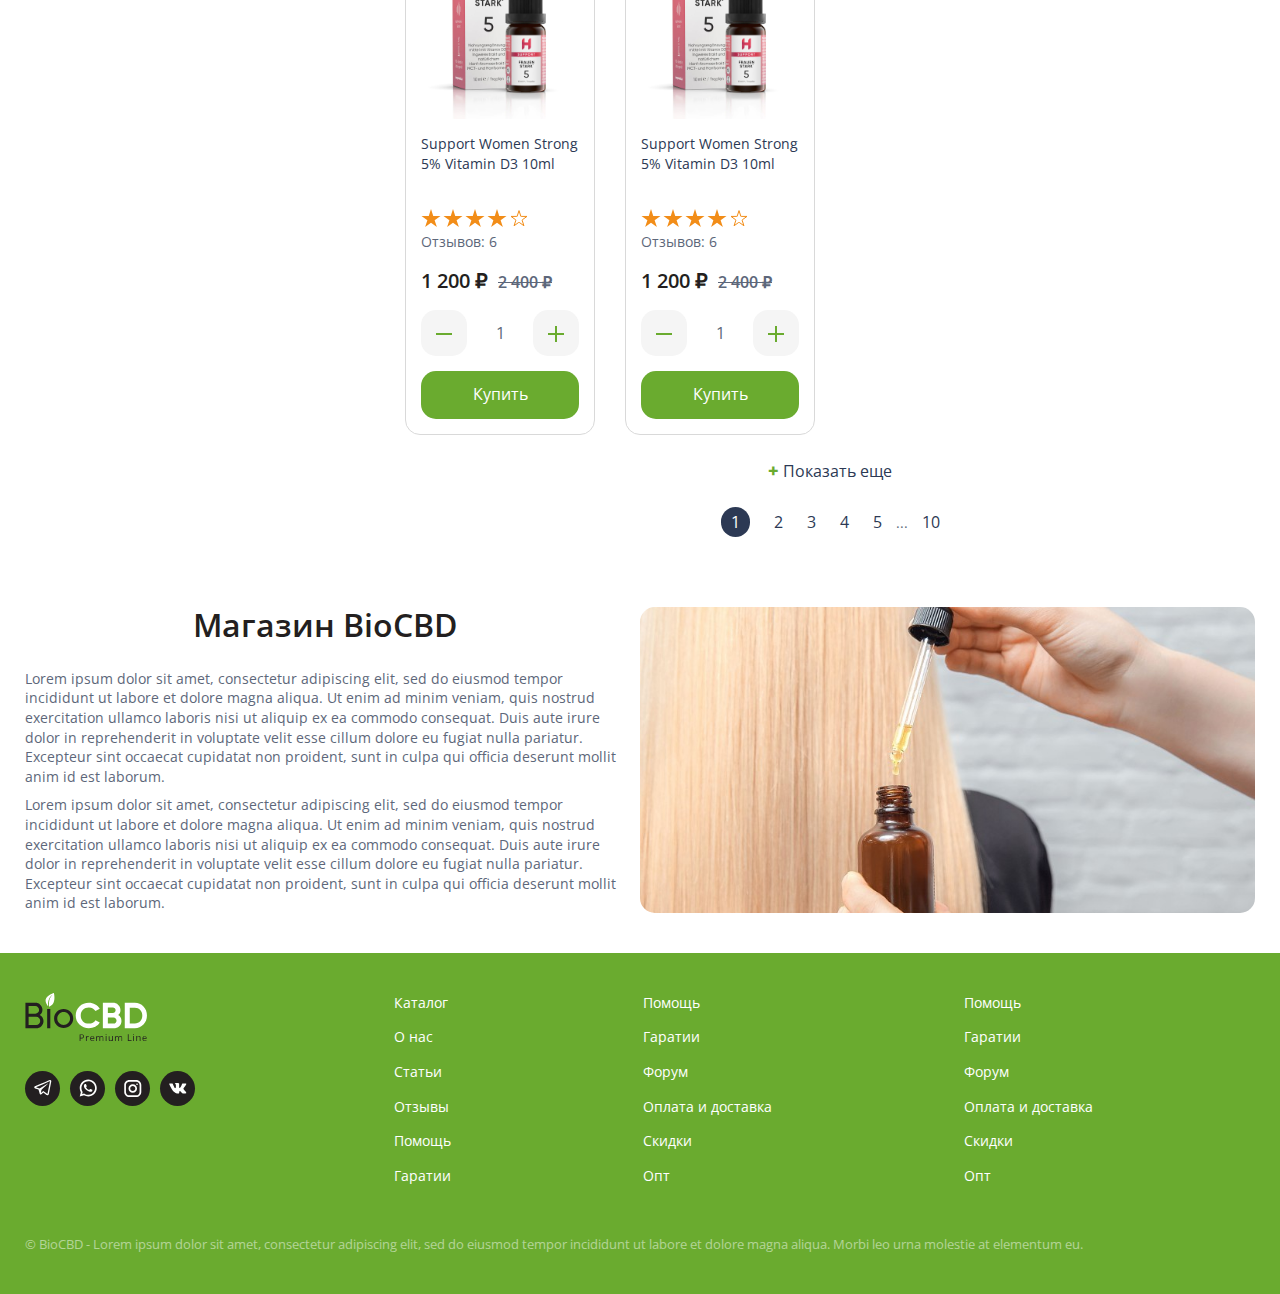
<file: catalog.html>
<!DOCTYPE html>
<html lang="en">

<head>
    <meta charset="UTF-8">
    <meta http-equiv="X-UA-Compatible" content="IE=edge">
    <meta name="viewport" content="width=device-width, initial-scale=1.0">
    <title>BioCBD</title>
    <link rel="stylesheet" href="css/slick.css">
    <link rel="stylesheet" href="css/slick-theme.css">
    <link rel="stylesheet" href="css/reset.css">
    <link rel="stylesheet" href="css/ion.rangeSlider.css" />
    <link rel="stylesheet" href="css/style.css">
</head>

<body>
    <div class="wrapper">
        <header class="header">
            <div class="header__top-panel">
                <div class="header__container header__top-panel-container container">
                    <div class="header__top-panel-back"></div>
                    <div class="header__burger">
                        <span></span>
                    </div>
                    <nav class="header__menu">
                        <ul class="header__list">
                            <li>
                                <a href="#" class="header__link">Каталог</a>
                            </li>
                            <li>
                                <a href="#" class="header__link">О нас</a>
                            </li>
                            <li>
                                <a href="#" class="header__link">Статьи</a>
                            </li>
                            <li>
                                <a href="#" class="header__link">Отзывы</a>
                            </li>
                            <li>
                                <a href="#" class="header__link">Помощь</a>
                            </li>
                            <li>
                                <a href="#" class="header__link">Гаратии</a>
                            </li>
                            <li>
                                <a href="#" class="header__link">Форум</a>
                            </li>
                            <li>
                                <a href="#" class="header__link">Оплата и доставка</a>
                            </li>
                            <li>
                                <a href="#" class="header__link">Скидки</a>
                            </li>
                            <li>
                                <a href="#" class="header__link">Опт</a>
                            </li>
                        </ul>
                    </nav>
                </div>
            </div>
            <div class="header__main-panel">
                <div class="header__container header__main-panel-container container">
                    <div class="header__logo logo">
                        <a class="logo__link" href="#">
                            <img class="logo__img" src="img/logo-header.svg" alt="Logo">
                        </a>
                    </div>
                    <div class="header__catalog-menu catalog-menu">
                        <a class="catalog-menu__btn" href="#">
                            <div class="catalog-menu__burger">
                                <span></span>
                            </div>
                            <span class="catalog-menu__title">Каталог</span>
                        </a>
                        <div class="catalog-menu__popup-menu">
                            <div class="catalog-menu__container container">
                                <div class="catalog-menu__item">
                                    <div class="catalog-menu__list-title">Спреи</div>
                                    <ul class="catalog-menu__list">
                                        <li>
                                            <a href="#" class="catalog-menu__link">Lorem item 1</a>
                                        </li>
                                        <li>
                                            <a href="#" class="catalog-menu__link">Lorem item 2</a>
                                        </li>
                                        <li>
                                            <a href="#" class="catalog-menu__link">Lorem item 3</a>
                                        </li>
                                        <li>
                                            <a href="#" class="catalog-menu__link">Lorem item 4</a>
                                        </li>
                                        <li>
                                            <a href="#" class="catalog-menu__link">Lorem item 5</a>
                                        </li>
                                        <li>
                                            <a href="#" class="catalog-menu__link">Lorem item 6</a>
                                        </li>
                                        <li>
                                            <a href="#" class="catalog-menu__link">Lorem item 7</a>
                                        </li>
                                        <li>
                                            <a href="#" class="catalog-menu__link">Lorem item 8</a>
                                        </li>
                                        <li>
                                            <a href="#" class="catalog-menu__link">Lorem item 9</a>
                                        </li>
                                        <li>
                                            <a href="#" class="catalog-menu__link">Lorem item 10</a>
                                        </li>
                                        <li>
                                            <a href="#" class="catalog-menu__link">Lorem item 11</a>
                                        </li>
                                        <li>
                                            <a href="#" class="catalog-menu__link">Lorem item 12</a>
                                        </li>
                                        <li>
                                            <a href="#" class="catalog-menu__link">Lorem item 13</a>
                                        </li>
                                        <li>
                                            <a href="#" class="catalog-menu__link">Lorem item 14</a>
                                        </li>
                                        <li>
                                            <a href="#" class="catalog-menu__link">Lorem item 15</a>
                                        </li>
                                    </ul>
                                </div>
                                <div class="catalog-menu__item">
                                    <div class="catalog-menu__list-title">Масла</div>
                                    <ul class="catalog-menu__list">
                                        <li>
                                            <a href="#" class="catalog-menu__link">Lorem item 1</a>
                                        </li>
                                        <li>
                                            <a href="#" class="catalog-menu__link">Lorem item 2</a>
                                        </li>
                                        <li>
                                            <a href="#" class="catalog-menu__link">Lorem item 3</a>
                                        </li>
                                        <li>
                                            <a href="#" class="catalog-menu__link">Lorem item 4</a>
                                        </li>
                                        <li>
                                            <a href="#" class="catalog-menu__link">Lorem item 5</a>
                                        </li>
                                        <li>
                                            <a href="#" class="catalog-menu__link">Lorem item 6</a>
                                        </li>
                                        <li>
                                            <a href="#" class="catalog-menu__link">Lorem item 7</a>
                                        </li>
                                        <li>
                                            <a href="#" class="catalog-menu__link">Lorem item 8</a>
                                        </li>
                                        <li>
                                            <a href="#" class="catalog-menu__link">Lorem item 9</a>
                                        </li>
                                        <li>
                                            <a href="#" class="catalog-menu__link">Lorem item 10</a>
                                        </li>
                                        <li>
                                            <a href="#" class="catalog-menu__link">Lorem item 11</a>
                                        </li>
                                        <li>
                                            <a href="#" class="catalog-menu__link">Lorem item 12</a>
                                        </li>
                                        <li>
                                            <a href="#" class="catalog-menu__link">Lorem item 13</a>
                                        </li>
                                        <li>
                                            <a href="#" class="catalog-menu__link">Lorem item 14</a>
                                        </li>
                                    </ul>
                                </div>
                            </div>
                        </div>
                    </div>

                    <div class="header__search search">
                        <div class="search__container">
                            <form class="search__form" action="#" method="get">
                                <input class="search__input" type="text" placeholder="Поиск товаров" value="">
                                <button class="search__btn" type="submit"></button>
                            </form>
                        </div>
                    </div>

                    <div class="header__actions actions">
                        <div class="actions__container">
                            <a href="#" class="actions__btn">
                                <span class="actions__btn-ico actions__btn-ico-user"></span>
                                <span class="actions__title">Войти</span>
                            </a>
                        </div>
                        <div class="actions__container actions__search">
                            <a href="#" class="actions__btn">
                                <span class="actions__btn-ico actions__btn-ico-search"></span>
                                <span class="actions__title">Поиск</span>
                            </a>
                        </div>
                        <div class="actions__container">
                            <a href="#" class="actions__btn">
                                <span class="actions__btn-ico actions__btn-ico-favorites"></span>
                                <span class="actions__title">Избранное</span>
                                <span class="actions__count">14</span>
                            </a>
                        </div>
                        <div class="actions__container">
                            <a href="#" class="actions__btn">
                                <span class="actions__btn-ico actions__btn-ico-compare"></span>
                                <span class="actions__title">Сравнение</span>
                                <span class="actions__count">3</span>
                            </a>
                        </div>
                        <div class="actions__container">
                            <a href="#" class="actions__btn">
                                <span class="actions__btn-ico actions__btn-ico-cart"></span>
                                <span class="actions__title">Корзина</span>
                                <span class="actions__count">2</span>
                            </a>
                        </div>
                    </div>

                </div>
            </div>
        </header>

        <div class="content">

            <section class="main-catalog">
                <div class="main-catalog__container container">
                    <h2>Масла</h2>

                    <div class="main-catalog__content">
                        <div class="main-catalog__filter filter">

                            <form class="filter__form" action="#" method="post">

                                <div class="filter__block">
                                    <div class="filter__block-title">Цена, ₽</div>
                                    <div class="filter__extra-controls">
                                        <input type="text" class="js-input-from" value="0" />
                                        <span> — </span>
                                        <input type="text" class="js-input-to" value="0" />
                                    </div>
                                    <div class="filter__range-slider">
                                        <input type="text" class="js-range-slider" value="" />
                                    </div>
                                </div>

                                <div class="filter__block">
                                    <div class="filter__block-title">Характеристика 1</div>
                                    <div class="filter__check check">
                                        <label class="check-contain">
                                            <span>Sed do eiusmod tempor incididunt </span>
                                            <input type="checkbox" checked />
                                            <div class="check-input"></div>
                                        </label>

                                        <label class="check-contain">
                                            <span>Consectetur adipiscing elit</span>
                                            <input type="checkbox" />
                                            <div class="check-input"></div>
                                        </label>

                                        <label class="check-contain">
                                            <span>Ipsum dolor sit ame</span>
                                            <input type="checkbox" />
                                            <div class="check-input"></div>
                                        </label>

                                        <label class="check-contain">
                                            <span>Lorem ipsum dolor</span>
                                            <input type="checkbox" />
                                            <div class="check-input"></div>
                                        </label>

                                        <label class="check-contain">
                                            <span>Dolor</span>
                                            <input type="checkbox" />
                                            <div class="check-input"></div>
                                        </label>

                                        <label class="check-contain">
                                            <span>Dolor 6</span>
                                            <input type="checkbox" />
                                            <div class="check-input"></div>
                                        </label>
                                    </div>
                                </div>

                                <div class="filter__block">
                                    <div class="filter__block-title">Характеристика 2</div>
                                    <div class="filter__check check">
                                        <label class="check-contain">
                                            <span>checkbox 1</span>
                                            <input type="checkbox" checked />
                                            <div class="check-input"></div>
                                        </label>

                                        <label class="check-contain">
                                            <span>checkbox 2</span>
                                            <input type="checkbox" />
                                            <div class="check-input"></div>
                                        </label>

                                        <label class="check-contain">
                                            <span>checkbox 3</span>
                                            <input type="checkbox" />
                                            <div class="check-input"></div>
                                        </label>

                                        <label class="check-contain">
                                            <span>checkbox 4</span>
                                            <input type="checkbox" />
                                            <div class="check-input"></div>
                                        </label>
                                    </div>
                                </div>

                                <div class="filter__block">
                                    <div class="filter__block-title">Характеристика 3</div>
                                    <div class="filter__check check">
                                        <label class="check-contain">
                                            <span>checkbox 1</span>
                                            <input type="checkbox" />
                                            <div class="check-input"></div>
                                        </label>

                                        <label class="check-contain">
                                            <span>checkbox 2</span>
                                            <input type="checkbox" />
                                            <div class="check-input"></div>
                                        </label>
                                    </div>
                                </div>

                            </form>


                        </div>

                        <div class="main-catalog__items">

                            <div class="main-catalog__filter-mob-btn">
                                <a href="#"><span></span>Фильтры</a>
                            </div>

                            <div class="main-catalog__actions">

                                <div class="main-catalog__view-btns">
                                    <button href="#" class="main-catalog__view-1-btn"></button>
                                    <button href="#"
                                        class="main-catalog__view-2-btn main-catalog__view-2-btn--active"></button>


                                </div>

                                <div class="main-catalog__sort-container">
                                    <select class="sort" name="sort">
                                        <option value="new">Сначала новые</option>
                                        <option value="old">Сначала старые</option>
                                        <option value="popular">Сначала популярные</option>
                                        <option selected value="rating">Сначала с высоким рейтингом</option>
                                    </select>
                                </div>

                            </div>


                            <div class="main-catalog__items-container">

                                <div class="main-catalog__item">
                                    <div class="product-item">
                                        <div class="product-item__photo-container">
                                            <a class="product-item__photo-link" href="#">
                                                <div class="product-item__photo">
                                                    <img src="img/product/product-1.jpg" alt="Product">
                                                </div>
                                            </a>
                                            <a class="product-item__quick-view" href="#">Быстрый просмотр</a>
                                        </div>
                                        <div class="product-item__info-container">
                                            <div class="product-item__title">
                                                <a class="product-item__title-link" href="#">Lorem ipsum dolor sit amet
                                                    consectetur, adipisicing elit.</a>
                                            </div>
                                            <div class="product-item__rating">
                                                <div class="product-item__rating-stars rating-stars">
                                                    <div class="rating-stars__star"></div>
                                                    <div class="rating-stars__star"></div>
                                                    <div class="rating-stars__star"></div>
                                                    <div class="rating-stars__star"></div>
                                                    <div class="rating-stars__star-negative"></div>
                                                </div>
                                                <div class="product-item__rating-text">Отзывов: 6</div>
                                            </div>
                                        </div>
                                        <form class="product-item__form">
                                            <div class="product-item__price">
                                                <div class="product-item__new-price">1 200 ₽</div>
                                                <div class="product-item__old-price">2 400 ₽</div>
                                            </div>
                                            <div class="product-item__input-number input-number">
                                                <div class="input-number__minus"></div>
                                                <input class="input-number__input" type="text" pattern="^[0-9]+$"
                                                    value="1">
                                                <div class="input-number__plus"></div>
                                            </div>
                                            <button class="product-item__btn">Купить</button>
                                        </form>
                                        <div class="product-item__labels">
                                            <div class="product-item__label-new">Новинка</div>
                                            <div class="product-item__label-bestseller">Хит</div>
                                            <div class="product-item__label-discont">Скидка</div>
                                        </div>
                                        <div class="product-item__actions">
                                            <button href="#" class="product-item__favorites-btn"></button>
                                            <button href="#" class="product-item__compare-btn"></button>
                                        </div>
                                    </div>
                                </div>

                                <div class="main-catalog__item">
                                    <div class="product-item">
                                        <div class="product-item__photo-container">
                                            <a class="product-item__photo-link" href="#">
                                                <div class="product-item__photo">
                                                    <img src="img/product/product-1.jpg" alt="Product">
                                                </div>
                                            </a>
                                            <a class="product-item__quick-view" href="#">Быстрый просмотр</a>
                                        </div>
                                        <div class="product-item__info-container">
                                            <div class="product-item__title">
                                                <a class="product-item__title-link" href="#">Support Women Strong 5%
                                                    Vitamin
                                                    D3
                                                    10ml</a>
                                            </div>
                                            <div class="product-item__rating">
                                                <div class="product-item__rating-stars rating-stars">
                                                    <div class="rating-stars__star"></div>
                                                    <div class="rating-stars__star"></div>
                                                    <div class="rating-stars__star"></div>
                                                    <div class="rating-stars__star"></div>
                                                    <div class="rating-stars__star-negative"></div>
                                                </div>
                                                <div class="product-item__rating-text">Отзывов: 6</div>
                                            </div>
                                        </div>
                                        <form class="product-item__form">
                                            <div class="product-item__price">
                                                <div class="product-item__new-price">1 200 ₽</div>
                                                <div class="product-item__old-price">2 400 ₽</div>
                                            </div>
                                            <div class="product-item__input-number input-number">
                                                <div class="input-number__minus"></div>
                                                <input class="input-number__input" type="text" pattern="^[0-9]+$"
                                                    value="1">
                                                <div class="input-number__plus"></div>
                                            </div>
                                            <button class="product-item__btn">Купить</button>
                                        </form>
                                        <div class="product-item__labels">
                                            <div class="product-item__label-new">Новинка</div>
                                            <div class="product-item__label-bestseller">Хит</div>
                                            <div class="product-item__label-discont">Скидка</div>
                                        </div>
                                        <div class="product-item__actions">
                                            <button href="#" class="product-item__favorites-btn"></button>
                                            <button href="#" class="product-item__compare-btn"></button>
                                        </div>
                                    </div>

                                </div>

                                <div class="main-catalog__item">

                                    <div class="product-item">
                                        <div class="product-item__photo-container">
                                            <a class="product-item__photo-link" href="#">
                                                <div class="product-item__photo">
                                                    <img src="img/product/product-1.jpg" alt="Product">
                                                </div>
                                            </a>
                                            <a class="product-item__quick-view" href="#">Быстрый просмотр</a>
                                        </div>
                                        <div class="product-item__info-container">
                                            <div class="product-item__title">
                                                <a class="product-item__title-link" href="#">Support Women Strong 5%
                                                    Vitamin
                                                    D3
                                                    10ml</a>
                                            </div>
                                            <div class="product-item__rating">
                                                <div class="product-item__rating-stars rating-stars">
                                                    <div class="rating-stars__star"></div>
                                                    <div class="rating-stars__star"></div>
                                                    <div class="rating-stars__star"></div>
                                                    <div class="rating-stars__star"></div>
                                                    <div class="rating-stars__star-negative"></div>
                                                </div>
                                                <div class="product-item__rating-text">Отзывов: 6</div>
                                            </div>
                                        </div>
                                        <form class="product-item__form">
                                            <div class="product-item__price">
                                                <div class="product-item__new-price">1 200 ₽</div>
                                                <div class="product-item__old-price">2 400 ₽</div>
                                            </div>
                                            <div class="product-item__input-number input-number">
                                                <div class="input-number__minus"></div>
                                                <input class="input-number__input" type="text" pattern="^[0-9]+$"
                                                    value="1">
                                                <div class="input-number__plus"></div>
                                            </div>
                                            <button class="product-item__btn">Купить</button>
                                        </form>
                                        <div class="product-item__labels">
                                            <div class="product-item__label-new">Новинка</div>
                                            <div class="product-item__label-bestseller">Хит</div>
                                            <div class="product-item__label-discont">Скидка</div>
                                        </div>
                                        <div class="product-item__actions">
                                            <button href="#" class="product-item__favorites-btn"></button>
                                            <button href="#" class="product-item__compare-btn"></button>
                                        </div>
                                    </div>

                                </div>

                                <div class="main-catalog__item">

                                    <div class="product-item">
                                        <div class="product-item__photo-container">
                                            <a class="product-item__photo-link" href="#">
                                                <div class="product-item__photo">
                                                    <img src="img/product/product-1.jpg" alt="Product">
                                                </div>
                                            </a>
                                            <a class="product-item__quick-view" href="#">Быстрый просмотр</a>
                                        </div>
                                        <div class="product-item__info-container">
                                            <div class="product-item__title">
                                                <a class="product-item__title-link" href="#">Support Women Strong 5%
                                                    Vitamin
                                                    D3
                                                    10ml</a>
                                            </div>
                                            <div class="product-item__rating">
                                                <div class="product-item__rating-stars rating-stars">
                                                    <div class="rating-stars__star"></div>
                                                    <div class="rating-stars__star"></div>
                                                    <div class="rating-stars__star"></div>
                                                    <div class="rating-stars__star"></div>
                                                    <div class="rating-stars__star-negative"></div>
                                                </div>
                                                <div class="product-item__rating-text">Отзывов: 6</div>
                                            </div>
                                        </div>
                                        <form class="product-item__form">
                                            <div class="product-item__price">
                                                <div class="product-item__new-price">1 200 ₽</div>
                                                <div class="product-item__old-price">2 400 ₽</div>
                                            </div>
                                            <div class="product-item__input-number input-number">
                                                <div class="input-number__minus"></div>
                                                <input class="input-number__input" type="text" pattern="^[0-9]+$"
                                                    value="1">
                                                <div class="input-number__plus"></div>
                                            </div>
                                            <button class="product-item__btn">Купить</button>
                                        </form>
                                        <div class="product-item__labels">
                                            <div class="product-item__label-new">Новинка</div>
                                            <div class="product-item__label-bestseller">Хит</div>
                                            <div class="product-item__label-discont">Скидка</div>
                                        </div>
                                        <div class="product-item__actions">
                                            <button href="#" class="product-item__favorites-btn"></button>
                                            <button href="#" class="product-item__compare-btn"></button>
                                        </div>
                                    </div>

                                </div>

                                <div class="main-catalog__item">

                                    <div class="product-item">
                                        <div class="product-item__photo-container">
                                            <a class="product-item__photo-link" href="#">
                                                <div class="product-item__photo">
                                                    <img src="img/product/product-1.jpg" alt="Product">
                                                </div>
                                            </a>
                                            <a class="product-item__quick-view" href="#">Быстрый просмотр</a>
                                        </div>
                                        <div class="product-item__info-container">
                                            <div class="product-item__title">
                                                <a class="product-item__title-link" href="#">Support Women Strong 5%
                                                    Vitamin
                                                    D3
                                                    10ml</a>
                                            </div>
                                            <div class="product-item__rating">
                                                <div class="product-item__rating-stars rating-stars">
                                                    <div class="rating-stars__star"></div>
                                                    <div class="rating-stars__star"></div>
                                                    <div class="rating-stars__star"></div>
                                                    <div class="rating-stars__star"></div>
                                                    <div class="rating-stars__star-negative"></div>
                                                </div>
                                                <div class="product-item__rating-text">Отзывов: 6</div>
                                            </div>
                                        </div>
                                        <form class="product-item__form">
                                            <div class="product-item__price">
                                                <div class="product-item__new-price">1 200 ₽</div>
                                                <div class="product-item__old-price">2 400 ₽</div>
                                            </div>
                                            <div class="product-item__input-number input-number">
                                                <div class="input-number__minus"></div>
                                                <input class="input-number__input" type="text" pattern="^[0-9]+$"
                                                    value="1">
                                                <div class="input-number__plus"></div>
                                            </div>
                                            <button class="product-item__btn">Купить</button>
                                        </form>
                                        <div class="product-item__labels">
                                            <div class="product-item__label-new">Новинка</div>
                                            <div class="product-item__label-bestseller">Хит</div>
                                            <div class="product-item__label-discont">Скидка</div>
                                        </div>
                                        <div class="product-item__actions">
                                            <button href="#" class="product-item__favorites-btn"></button>
                                            <button href="#" class="product-item__compare-btn"></button>
                                        </div>
                                    </div>

                                </div>

                                <div class="main-catalog__item">

                                    <div class="product-item">
                                        <div class="product-item__photo-container">
                                            <a class="product-item__photo-link" href="#">
                                                <div class="product-item__photo">
                                                    <img src="img/product/product-1.jpg" alt="Product">
                                                </div>
                                            </a>
                                            <a class="product-item__quick-view" href="#">Быстрый просмотр</a>
                                        </div>
                                        <div class="product-item__info-container">
                                            <div class="product-item__title">
                                                <a class="product-item__title-link" href="#">Support Women Strong 5%
                                                    Vitamin
                                                    D3
                                                    10ml</a>
                                            </div>
                                            <div class="product-item__rating">
                                                <div class="product-item__rating-stars rating-stars">
                                                    <div class="rating-stars__star"></div>
                                                    <div class="rating-stars__star"></div>
                                                    <div class="rating-stars__star"></div>
                                                    <div class="rating-stars__star"></div>
                                                    <div class="rating-stars__star-negative"></div>
                                                </div>
                                                <div class="product-item__rating-text">Отзывов: 6</div>
                                            </div>
                                        </div>
                                        <form class="product-item__form">
                                            <div class="product-item__price">
                                                <div class="product-item__new-price">1 200 ₽</div>
                                                <div class="product-item__old-price">2 400 ₽</div>
                                            </div>
                                            <div class="product-item__input-number input-number">
                                                <div class="input-number__minus"></div>
                                                <input class="input-number__input" type="text" pattern="^[0-9]+$"
                                                    value="1">
                                                <div class="input-number__plus"></div>
                                            </div>
                                            <button class="product-item__btn">Купить</button>
                                        </form>
                                        <div class="product-item__labels">
                                            <div class="product-item__label-new">Новинка</div>
                                            <div class="product-item__label-bestseller">Хит</div>
                                            <div class="product-item__label-discont">Скидка</div>
                                        </div>
                                        <div class="product-item__actions">
                                            <button href="#" class="product-item__favorites-btn"></button>
                                            <button href="#" class="product-item__compare-btn"></button>
                                        </div>
                                    </div>

                                </div>

                                <div class="main-catalog__item">

                                    <div class="product-item">
                                        <div class="product-item__photo-container">
                                            <a class="product-item__photo-link" href="#">
                                                <div class="product-item__photo">
                                                    <img src="img/product/product-1.jpg" alt="Product">
                                                </div>
                                            </a>
                                            <a class="product-item__quick-view" href="#">Быстрый просмотр</a>
                                        </div>
                                        <div class="product-item__info-container">
                                            <div class="product-item__title">
                                                <a class="product-item__title-link" href="#">Support Women Strong 5%
                                                    Vitamin
                                                    D3
                                                    10ml</a>
                                            </div>
                                            <div class="product-item__rating">
                                                <div class="product-item__rating-stars rating-stars">
                                                    <div class="rating-stars__star"></div>
                                                    <div class="rating-stars__star"></div>
                                                    <div class="rating-stars__star"></div>
                                                    <div class="rating-stars__star"></div>
                                                    <div class="rating-stars__star-negative"></div>
                                                </div>
                                                <div class="product-item__rating-text">Отзывов: 6</div>
                                            </div>
                                        </div>
                                        <form class="product-item__form">
                                            <div class="product-item__price">
                                                <div class="product-item__new-price">1 200 ₽</div>
                                                <div class="product-item__old-price">2 400 ₽</div>
                                            </div>
                                            <div class="product-item__input-number input-number">
                                                <div class="input-number__minus"></div>
                                                <input class="input-number__input" type="text" pattern="^[0-9]+$"
                                                    value="1">
                                                <div class="input-number__plus"></div>
                                            </div>
                                            <button class="product-item__btn">Купить</button>
                                        </form>
                                        <div class="product-item__labels">
                                            <div class="product-item__label-new">Новинка</div>
                                            <div class="product-item__label-bestseller">Хит</div>
                                            <div class="product-item__label-discont">Скидка</div>
                                        </div>
                                        <div class="product-item__actions">
                                            <button href="#" class="product-item__favorites-btn"></button>
                                            <button href="#" class="product-item__compare-btn"></button>
                                        </div>
                                    </div>

                                </div>

                                <div class="main-catalog__item">

                                    <div class="product-item">
                                        <div class="product-item__photo-container">
                                            <a class="product-item__photo-link" href="#">
                                                <div class="product-item__photo">
                                                    <img src="img/product/product-1.jpg" alt="Product">
                                                </div>
                                            </a>
                                            <a class="product-item__quick-view" href="#">Быстрый просмотр</a>
                                        </div>
                                        <div class="product-item__info-container">
                                            <div class="product-item__title">
                                                <a class="product-item__title-link" href="#">Support Women Strong 5%
                                                    Vitamin
                                                    D3
                                                    10ml</a>
                                            </div>
                                            <div class="product-item__rating">
                                                <div class="product-item__rating-stars rating-stars">
                                                    <div class="rating-stars__star"></div>
                                                    <div class="rating-stars__star"></div>
                                                    <div class="rating-stars__star"></div>
                                                    <div class="rating-stars__star"></div>
                                                    <div class="rating-stars__star-negative"></div>
                                                </div>
                                                <div class="product-item__rating-text">Отзывов: 6</div>
                                            </div>
                                        </div>
                                        <form class="product-item__form">
                                            <div class="product-item__price">
                                                <div class="product-item__new-price">1 200 ₽</div>
                                                <div class="product-item__old-price">2 400 ₽</div>
                                            </div>
                                            <div class="product-item__input-number input-number">
                                                <div class="input-number__minus"></div>
                                                <input class="input-number__input" type="text" pattern="^[0-9]+$"
                                                    value="1">
                                                <div class="input-number__plus"></div>
                                            </div>
                                            <button class="product-item__btn">Купить</button>
                                        </form>
                                        <div class="product-item__labels">
                                            <div class="product-item__label-new">Новинка</div>
                                            <div class="product-item__label-bestseller">Хит</div>
                                            <div class="product-item__label-discont">Скидка</div>
                                        </div>
                                        <div class="product-item__actions">
                                            <button href="#" class="product-item__favorites-btn"></button>
                                            <button href="#" class="product-item__compare-btn"></button>
                                        </div>
                                    </div>

                                </div>

                                <div class="main-catalog__item">

                                    <div class="product-item">
                                        <div class="product-item__photo-container">
                                            <a class="product-item__photo-link" href="#">
                                                <div class="product-item__photo">
                                                    <img src="img/product/product-1.jpg" alt="Product">
                                                </div>
                                            </a>
                                            <a class="product-item__quick-view" href="#">Быстрый просмотр</a>
                                        </div>
                                        <div class="product-item__info-container">
                                            <div class="product-item__title">
                                                <a class="product-item__title-link" href="#">Support Women Strong 5%
                                                    Vitamin
                                                    D3
                                                    10ml</a>
                                            </div>
                                            <div class="product-item__rating">
                                                <div class="product-item__rating-stars rating-stars">
                                                    <div class="rating-stars__star"></div>
                                                    <div class="rating-stars__star"></div>
                                                    <div class="rating-stars__star"></div>
                                                    <div class="rating-stars__star"></div>
                                                    <div class="rating-stars__star-negative"></div>
                                                </div>
                                                <div class="product-item__rating-text">Отзывов: 6</div>
                                            </div>
                                        </div>
                                        <form class="product-item__form">
                                            <div class="product-item__price">
                                                <div class="product-item__new-price">1 200 ₽</div>
                                                <div class="product-item__old-price">2 400 ₽</div>
                                            </div>
                                            <div class="product-item__input-number input-number">
                                                <div class="input-number__minus"></div>
                                                <input class="input-number__input" type="text" pattern="^[0-9]+$"
                                                    value="1">
                                                <div class="input-number__plus"></div>
                                            </div>
                                            <button class="product-item__btn">Купить</button>
                                        </form>
                                        <div class="product-item__labels">
                                            <div class="product-item__label-new">Новинка</div>
                                            <div class="product-item__label-bestseller">Хит</div>
                                            <div class="product-item__label-discont">Скидка</div>
                                        </div>
                                        <div class="product-item__actions">
                                            <button href="#" class="product-item__favorites-btn"></button>
                                            <button href="#" class="product-item__compare-btn"></button>
                                        </div>
                                    </div>

                                </div>

                                <div class="main-catalog__item">

                                    <div class="product-item">
                                        <div class="product-item__photo-container">
                                            <a class="product-item__photo-link" href="#">
                                                <div class="product-item__photo">
                                                    <img src="img/product/product-1.jpg" alt="Product">
                                                </div>
                                            </a>
                                            <a class="product-item__quick-view" href="#">Быстрый просмотр</a>
                                        </div>
                                        <div class="product-item__info-container">
                                            <div class="product-item__title">
                                                <a class="product-item__title-link" href="#">Support Women Strong 5%
                                                    Vitamin
                                                    D3
                                                    10ml</a>
                                            </div>
                                            <div class="product-item__rating">
                                                <div class="product-item__rating-stars rating-stars">
                                                    <div class="rating-stars__star"></div>
                                                    <div class="rating-stars__star"></div>
                                                    <div class="rating-stars__star"></div>
                                                    <div class="rating-stars__star"></div>
                                                    <div class="rating-stars__star-negative"></div>
                                                </div>
                                                <div class="product-item__rating-text">Отзывов: 6</div>
                                            </div>
                                        </div>
                                        <form class="product-item__form">
                                            <div class="product-item__price">
                                                <div class="product-item__new-price">1 200 ₽</div>
                                                <div class="product-item__old-price">2 400 ₽</div>
                                            </div>
                                            <div class="product-item__input-number input-number">
                                                <div class="input-number__minus"></div>
                                                <input class="input-number__input" type="text" pattern="^[0-9]+$"
                                                    value="1">
                                                <div class="input-number__plus"></div>
                                            </div>
                                            <button class="product-item__btn">Купить</button>
                                        </form>
                                        <div class="product-item__labels">
                                            <div class="product-item__label-new">Новинка</div>
                                            <div class="product-item__label-bestseller">Хит</div>
                                            <div class="product-item__label-discont">Скидка</div>
                                        </div>
                                        <div class="product-item__actions">
                                            <button href="#" class="product-item__favorites-btn"></button>
                                            <button href="#" class="product-item__compare-btn"></button>
                                        </div>
                                    </div>

                                </div>
                            </div>

                            <div class="main-catalog__more-link">
                                <a href="#" class="more-link"><span>+</span> Показать еще</a>
                            </div>

                            <div class="main-catalog__page-nav page-nav">

                                <span class="page-nav__btn active">1</span>
                                <a class="page-nav__btn" href="#">2</a>
                                <a class="page-nav__btn" href="#">3</a>
                                <a class="page-nav__btn" href="#">4</a>
                                <a class="page-nav__btn" href="#">5</a>
                                <span>...</span>
                                <a class="page-nav__btn" href="#">10</a>

                            </div>

                        </div>
                    </div>

            </section>

            <section class="about">
                <div class="about__container container">
                    <div class="about__content">
                        <div class="about__text-content">
                            <h2>Магазин BioCBD</h2>
                            <p>
                                Lorem ipsum dolor sit amet, consectetur adipiscing elit, sed do eiusmod tempor
                                incididunt ut
                                labore et dolore magna aliqua. Ut enim ad minim veniam, quis nostrud exercitation
                                ullamco
                                laboris nisi ut aliquip ex ea commodo consequat. Duis aute irure dolor in reprehenderit
                                in
                                voluptate velit esse cillum dolore eu fugiat nulla pariatur. Excepteur sint occaecat
                                cupidatat non proident, sunt in culpa qui officia deserunt mollit anim id est laborum.
                            </p>
                            <p>
                                Lorem ipsum dolor sit amet, consectetur adipiscing elit, sed do eiusmod tempor
                                incididunt ut
                                labore et dolore magna aliqua. Ut enim ad minim veniam, quis nostrud exercitation
                                ullamco
                                laboris nisi ut aliquip ex ea commodo consequat. Duis aute irure dolor in reprehenderit
                                in
                                voluptate velit esse cillum dolore eu fugiat nulla pariatur. Excepteur sint occaecat
                                cupidatat non proident, sunt in culpa qui officia deserunt mollit anim id est laborum.
                            </p>
                        </div>
                        <div class="about__img-content about__img-content--two"></div>
                    </div>
                </div>
            </section>

        </div>

        <footer class="footer">
            <div class="footer__container container">
                <div class="footer__content">

                    <div class="footer__info-container">
                        <a href="#" class="footer__logo">
                            <img src="img/logo-footer.svg" alt="Logo">
                        </a>
                        <div class="footer__social-container">
                            <a href="#" class="social-btn social-btn__telegram">
                                <img src="img/footer-telegram.svg" alt="Telegram">
                            </a>
                            <a href="#" class="social-btn social-btn__whatsapp">
                                <img src="img/footet-whatsapp.svg" alt="Whatsapp">
                            </a>
                            <a href="#" class="social-btn social-btn__instagram">
                                <img src="img/footer-instagram.svg" alt="Instagram">
                            </a>
                            <a href="#" class="social-btn social-btn__vk">
                                <img src="img/footer-vk.svg" alt="VK">
                            </a>
                        </div>
                    </div>

                    <div class="footer__menu">
                        <ul class="footer__list">
                            <li>
                                <a href="#" class="footer__link">Каталог</a>
                            </li>
                            <li>
                                <a href="#" class="footer__link">О нас</a>
                            </li>
                            <li>
                                <a href="#" class="footer__link">Статьи</a>
                            </li>
                            <li>
                                <a href="#" class="footer__link">Отзывы</a>
                            </li>
                            <li>
                                <a href="#" class="footer__link">Помощь</a>
                            </li>
                            <li>
                                <a href="#" class="footer__link">Гаратии</a>
                            </li>

                        </ul>
                        <ul class="footer__list">
                            <li>
                                <a href="#" class="footer__link">Помощь</a>
                            </li>
                            <li>
                                <a href="#" class="footer__link">Гаратии</a>
                            </li>
                            <li>
                                <a href="#" class="footer__link">Форум</a>
                            </li>
                            <li>
                                <a href="#" class="footer__link">Оплата и доставка</a>
                            </li>
                            <li>
                                <a href="#" class="footer__link">Скидки</a>
                            </li>
                            <li>
                                <a href="#" class="footer__link">Опт</a>
                            </li>
                        </ul>

                        <ul class="footer__list">
                            <li>
                                <a href="#" class="footer__link">Помощь</a>
                            </li>
                            <li>
                                <a href="#" class="footer__link">Гаратии</a>
                            </li>
                            <li>
                                <a href="#" class="footer__link">Форум</a>
                            </li>
                            <li>
                                <a href="#" class="footer__link">Оплата и доставка</a>
                            </li>
                            <li>
                                <a href="#" class="footer__link">Скидки</a>
                            </li>
                            <li>
                                <a href="#" class="footer__link">Опт</a>
                            </li>
                        </ul>

                    </div>

                </div>

                <div class="footer__copy">
                    <p>
                        © BioCBD - Lorem ipsum dolor sit amet, consectetur adipiscing elit, sed do eiusmod tempor
                        incididunt ut labore et dolore magna aliqua. Morbi leo urna molestie at elementum eu.
                    </p>
                </div>
            </div>
        </footer>

    </div>

    <script src="js/jquery-3.6.1.min.js"></script>
    <script src="js/ion.rangeSlider.min.js"></script>
    <script src="js/slick.min.js"></script>
    <script src="js/script.js"></script>
</body>

</html>
</file>
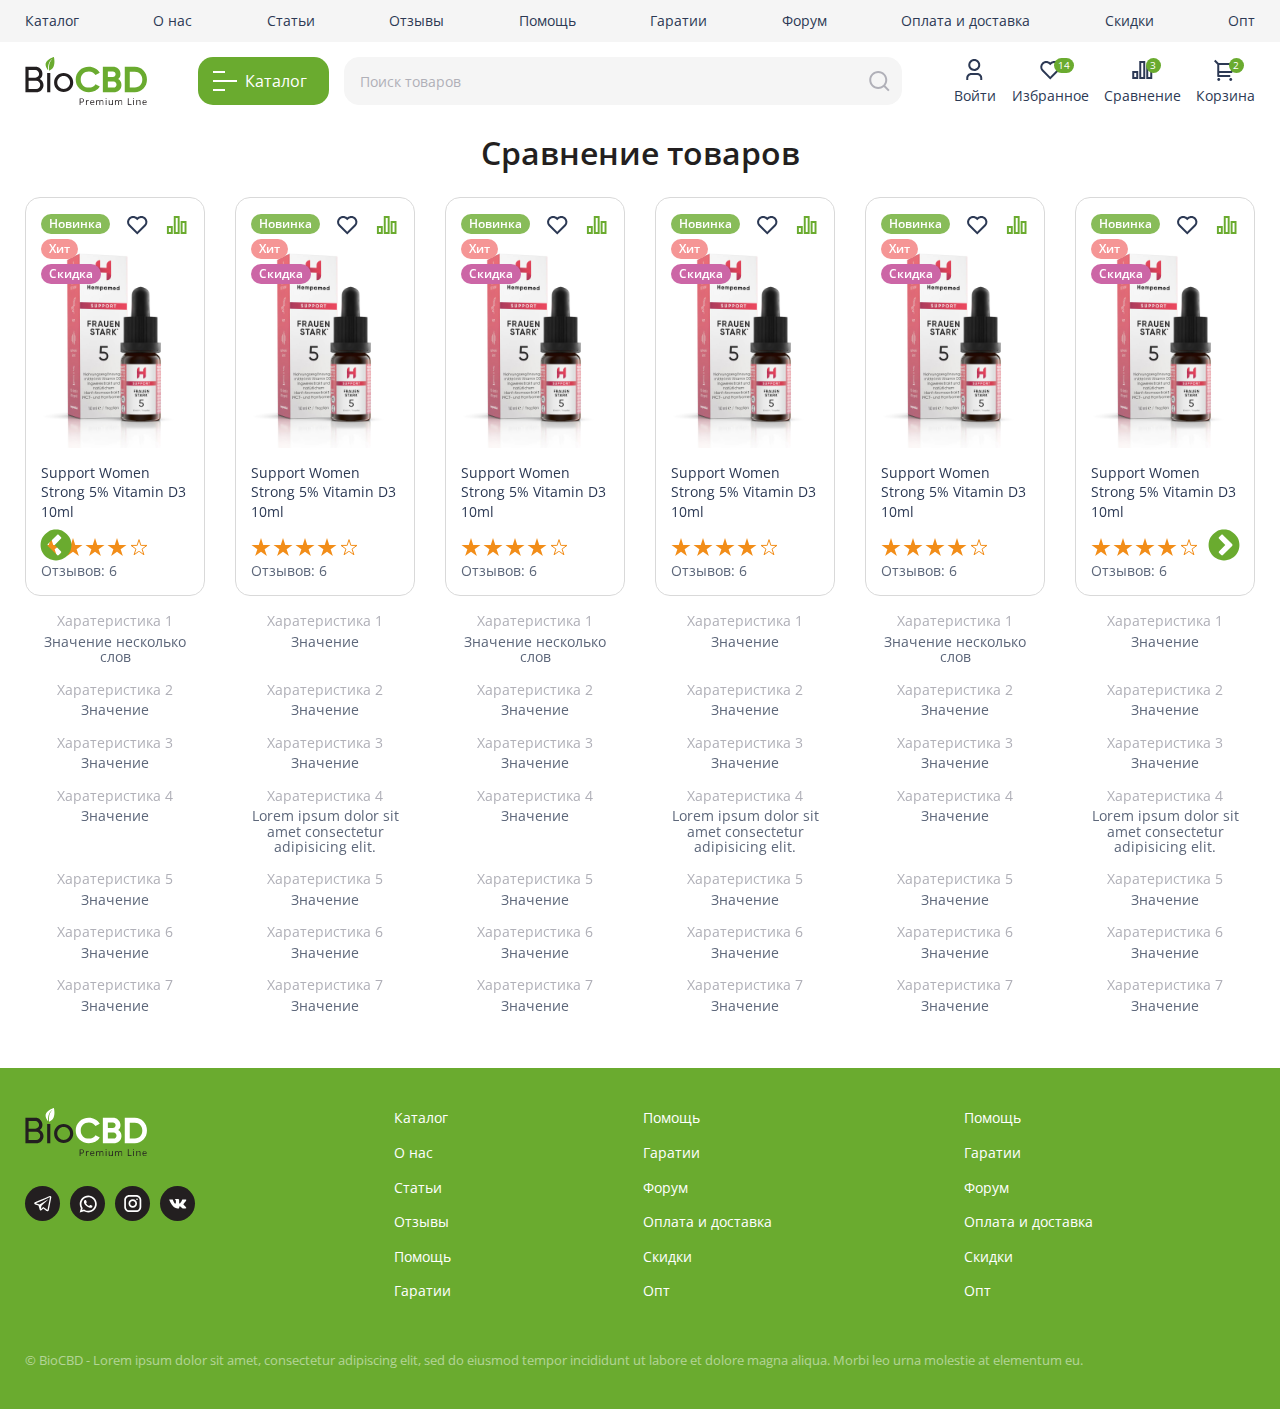
<file: comparison.html>
<!DOCTYPE html>
<html lang="en">

<head>
    <meta charset="UTF-8">
    <meta http-equiv="X-UA-Compatible" content="IE=edge">
    <meta name="viewport" content="width=device-width, initial-scale=1.0">
    <title>BioCBD</title>
    <link rel="stylesheet" href="css/slick.css">
    <link rel="stylesheet" href="css/slick-theme.css">
    <link rel="stylesheet" href="css/reset.css">
    <link rel="stylesheet" href="css/style.css">
</head>

<body>
    <div class="wrapper">
        <header class="header">
            <div class="header__top-panel">
                <div class="header__container header__top-panel-container container">
                    <div class="header__top-panel-back"></div>
                    <div class="header__burger">
                        <span></span>
                    </div>
                    <nav class="header__menu">
                        <ul class="header__list">
                            <li>
                                <a href="#" class="header__link">Каталог</a>
                            </li>
                            <li>
                                <a href="#" class="header__link">О нас</a>
                            </li>
                            <li>
                                <a href="#" class="header__link">Статьи</a>
                            </li>
                            <li>
                                <a href="#" class="header__link">Отзывы</a>
                            </li>
                            <li>
                                <a href="#" class="header__link">Помощь</a>
                            </li>
                            <li>
                                <a href="#" class="header__link">Гаратии</a>
                            </li>
                            <li>
                                <a href="#" class="header__link">Форум</a>
                            </li>
                            <li>
                                <a href="#" class="header__link">Оплата и доставка</a>
                            </li>
                            <li>
                                <a href="#" class="header__link">Скидки</a>
                            </li>
                            <li>
                                <a href="#" class="header__link">Опт</a>
                            </li>
                        </ul>
                    </nav>
                </div>
            </div>
            <div class="header__main-panel">
                <div class="header__container header__main-panel-container container">
                    <div class="header__logo logo">
                        <a class="logo__link" href="#">
                            <img class="logo__img" src="img/logo-header.svg" alt="Logo">
                        </a>
                    </div>
                    <div class="header__catalog-menu catalog-menu">
                        <a class="catalog-menu__btn" href="#">
                            <div class="catalog-menu__burger">
                                <span></span>
                            </div>
                            <span class="catalog-menu__title">Каталог</span>
                        </a>
                        <div class="catalog-menu__popup-menu">
                            <div class="catalog-menu__container container">
                                <div class="catalog-menu__item">
                                    <div class="catalog-menu__list-title">Спреи</div>
                                    <ul class="catalog-menu__list">
                                        <li>
                                            <a href="#" class="catalog-menu__link">Lorem item 1</a>
                                        </li>
                                        <li>
                                            <a href="#" class="catalog-menu__link">Lorem item 2</a>
                                        </li>
                                        <li>
                                            <a href="#" class="catalog-menu__link">Lorem item 3</a>
                                        </li>
                                        <li>
                                            <a href="#" class="catalog-menu__link">Lorem item 4</a>
                                        </li>
                                        <li>
                                            <a href="#" class="catalog-menu__link">Lorem item 5</a>
                                        </li>
                                        <li>
                                            <a href="#" class="catalog-menu__link">Lorem item 6</a>
                                        </li>
                                        <li>
                                            <a href="#" class="catalog-menu__link">Lorem item 7</a>
                                        </li>
                                        <li>
                                            <a href="#" class="catalog-menu__link">Lorem item 8</a>
                                        </li>
                                        <li>
                                            <a href="#" class="catalog-menu__link">Lorem item 9</a>
                                        </li>
                                        <li>
                                            <a href="#" class="catalog-menu__link">Lorem item 10</a>
                                        </li>
                                        <li>
                                            <a href="#" class="catalog-menu__link">Lorem item 11</a>
                                        </li>
                                        <li>
                                            <a href="#" class="catalog-menu__link">Lorem item 12</a>
                                        </li>
                                        <li>
                                            <a href="#" class="catalog-menu__link">Lorem item 13</a>
                                        </li>
                                        <li>
                                            <a href="#" class="catalog-menu__link">Lorem item 14</a>
                                        </li>
                                        <li>
                                            <a href="#" class="catalog-menu__link">Lorem item 15</a>
                                        </li>
                                    </ul>
                                </div>
                                <div class="catalog-menu__item">
                                    <div class="catalog-menu__list-title">Масла</div>
                                    <ul class="catalog-menu__list">
                                        <li>
                                            <a href="#" class="catalog-menu__link">Lorem item 1</a>
                                        </li>
                                        <li>
                                            <a href="#" class="catalog-menu__link">Lorem item 2</a>
                                        </li>
                                        <li>
                                            <a href="#" class="catalog-menu__link">Lorem item 3</a>
                                        </li>
                                        <li>
                                            <a href="#" class="catalog-menu__link">Lorem item 4</a>
                                        </li>
                                        <li>
                                            <a href="#" class="catalog-menu__link">Lorem item 5</a>
                                        </li>
                                        <li>
                                            <a href="#" class="catalog-menu__link">Lorem item 6</a>
                                        </li>
                                        <li>
                                            <a href="#" class="catalog-menu__link">Lorem item 7</a>
                                        </li>
                                        <li>
                                            <a href="#" class="catalog-menu__link">Lorem item 8</a>
                                        </li>
                                        <li>
                                            <a href="#" class="catalog-menu__link">Lorem item 9</a>
                                        </li>
                                        <li>
                                            <a href="#" class="catalog-menu__link">Lorem item 10</a>
                                        </li>
                                        <li>
                                            <a href="#" class="catalog-menu__link">Lorem item 11</a>
                                        </li>
                                        <li>
                                            <a href="#" class="catalog-menu__link">Lorem item 12</a>
                                        </li>
                                        <li>
                                            <a href="#" class="catalog-menu__link">Lorem item 13</a>
                                        </li>
                                        <li>
                                            <a href="#" class="catalog-menu__link">Lorem item 14</a>
                                        </li>
                                    </ul>
                                </div>
                            </div>
                        </div>
                    </div>

                    <div class="header__search search">
                        <div class="search__container">
                            <form class="search__form" action="#" method="get">
                                <input class="search__input" type="text" placeholder="Поиск товаров" value="">
                                <button class="search__btn" type="submit"></button>
                            </form>
                        </div>
                    </div>

                    <div class="header__actions actions">
                        <div class="actions__container">
                            <a href="#" class="actions__btn">
                                <span class="actions__btn-ico actions__btn-ico-user"></span>
                                <span class="actions__title">Войти</span>
                            </a>
                        </div>
                        <div class="actions__container actions__search">
                            <a href="#" class="actions__btn">
                                <span class="actions__btn-ico actions__btn-ico-search"></span>
                                <span class="actions__title">Поиск</span>
                            </a>
                        </div>
                        <div class="actions__container">
                            <a href="#" class="actions__btn">
                                <span class="actions__btn-ico actions__btn-ico-favorites"></span>
                                <span class="actions__title">Избранное</span>
                                <span class="actions__count">14</span>
                            </a>
                        </div>
                        <div class="actions__container">
                            <a href="#" class="actions__btn">
                                <span class="actions__btn-ico actions__btn-ico-compare"></span>
                                <span class="actions__title">Сравнение</span>
                                <span class="actions__count">3</span>
                            </a>
                        </div>
                        <div class="actions__container">
                            <a href="#" class="actions__btn">
                                <span class="actions__btn-ico actions__btn-ico-cart"></span>
                                <span class="actions__title">Корзина</span>
                                <span class="actions__count">2</span>
                            </a>
                        </div>
                    </div>

                </div>
            </div>
        </header>

        <div class="content">

            <section class="main-comparison bestsellers">
                <div class="container">
                    <h2>Сравнение товаров</h2>

                    <div class="main-comparison__slider bestsellers__slider">

                        <div class="main-comparison__slide product-item__slide">

                            <div class="product-item">
                                <div class="product-item__photo-container">
                                    <a class="product-item__photo-link" href="#">
                                        <div class="product-item__photo">
                                            <img src="img/product/product-1.jpg" alt="Product">
                                        </div>
                                    </a>
                                    <a class="product-item__quick-view" href="#">Быстрый просмотр</a>
                                </div>
                                <div class="product-item__title">
                                    <a class="product-item__title-link" href="#">Support Women Strong 5% Vitamin D3
                                        10ml</a>
                                </div>
                                <div class="product-item__rating">
                                    <div class="product-item__rating-stars rating-stars">
                                        <div class="rating-stars__star"></div>
                                        <div class="rating-stars__star"></div>
                                        <div class="rating-stars__star"></div>
                                        <div class="rating-stars__star"></div>
                                        <div class="rating-stars__star-negative"></div>
                                    </div>
                                    <div class="product-item__rating-text">Отзывов: 6</div>
                                </div>
                                <form class="product-item__form">
                                    <div class="product-item__price">
                                        <div class="product-item__new-price">1 200 ₽</div>
                                        <div class="product-item__old-price">2 400 ₽</div>
                                    </div>
                                    <div class="product-item__input-number input-number">
                                        <div class="input-number__minus"></div>
                                        <input class="input-number__input" type="text" pattern="^[0-9]+$" value="1">
                                        <div class="input-number__plus"></div>
                                    </div>
                                    <button class="product-item__btn">Купить</button>
                                </form>
                                <div class="product-item__labels">
                                    <div class="product-item__label-new">Новинка</div>
                                    <div class="product-item__label-bestseller">Хит</div>
                                    <div class="product-item__label-discont">Скидка</div>
                                </div>
                                <div class="product-item__actions">
                                    <button href="#" class="product-item__favorites-btn"></button>
                                    <button href="#"
                                        class="product-item__compare-btn product-item__compare-btn--active"></button>
                                </div>
                            </div>

                            <div class="main-comparison__item">
                                <div class="main-comparison__title">Харатеристика 1</div>
                                <div class="main-comparison__value main-comparison__value-1">Значение несколько слов
                                </div>
                            </div>

                            <div class="main-comparison__item">
                                <div class="main-comparison__title">Харатеристика 2</div>
                                <div class="main-comparison__value main-comparison__value-2">Значение</div>
                            </div>

                            <div class="main-comparison__item">
                                <div class="main-comparison__title">Харатеристика 3</div>
                                <div class="main-comparison__value main-comparison__value-3">Значение</div>
                            </div>

                            <div class="main-comparison__item">
                                <div class="main-comparison__title">Харатеристика 4</div>
                                <div class="main-comparison__value main-comparison__value-4">Значение</div>
                            </div>

                            <div class="main-comparison__item">
                                <div class="main-comparison__title">Харатеристика 5</div>
                                <div class="main-comparison__value main-comparison__value-5">Значение</div>
                            </div>

                            <div class="main-comparison__item">
                                <div class="main-comparison__title">Харатеристика 6</div>
                                <div class="main-comparison__value main-comparison__value-6">Значение</div>
                            </div>

                            <div class="main-comparison__item">
                                <div class="main-comparison__title">Харатеристика 7</div>
                                <div class="main-comparison__value main-comparison__value-7">Значение</div>
                            </div>

                        </div>

                        <div class="main-comparison__slide product-item__slide">

                            <div class="product-item">
                                <div class="product-item__photo-container">
                                    <a class="product-item__photo-link" href="#">
                                        <div class="product-item__photo">
                                            <img src="img/product/product-1.jpg" alt="Product">
                                        </div>
                                    </a>
                                    <a class="product-item__quick-view" href="#">Быстрый просмотр</a>
                                </div>
                                <div class="product-item__title">
                                    <a class="product-item__title-link" href="#">Support Women Strong 5% Vitamin D3
                                        10ml</a>
                                </div>
                                <div class="product-item__rating">
                                    <div class="product-item__rating-stars rating-stars">
                                        <div class="rating-stars__star"></div>
                                        <div class="rating-stars__star"></div>
                                        <div class="rating-stars__star"></div>
                                        <div class="rating-stars__star"></div>
                                        <div class="rating-stars__star-negative"></div>
                                    </div>
                                    <div class="product-item__rating-text">Отзывов: 6</div>
                                </div>
                                <form class="product-item__form">
                                    <div class="product-item__price">
                                        <div class="product-item__new-price">1 200 ₽</div>
                                        <div class="product-item__old-price">2 400 ₽</div>
                                    </div>
                                    <div class="product-item__input-number input-number">
                                        <div class="input-number__minus"></div>
                                        <input class="input-number__input" type="text" pattern="^[0-9]+$" value="1">
                                        <div class="input-number__plus"></div>
                                    </div>
                                    <button class="product-item__btn">Купить</button>
                                </form>
                                <div class="product-item__labels">
                                    <div class="product-item__label-new">Новинка</div>
                                    <div class="product-item__label-bestseller">Хит</div>
                                    <div class="product-item__label-discont">Скидка</div>
                                </div>
                                <div class="product-item__actions">
                                    <button href="#" class="product-item__favorites-btn"></button>
                                    <button href="#"
                                        class="product-item__compare-btn product-item__compare-btn--active"></button>
                                </div>
                            </div>

                            <div class="main-comparison__item">
                                <div class="main-comparison__title">Харатеристика 1</div>
                                <div class="main-comparison__value main-comparison__value-1">Значение</div>
                            </div>

                            <div class="main-comparison__item">
                                <div class="main-comparison__title">Харатеристика 2</div>
                                <div class="main-comparison__value main-comparison__value-2">Значение</div>
                            </div>

                            <div class="main-comparison__item">
                                <div class="main-comparison__title">Харатеристика 3</div>
                                <div class="main-comparison__value main-comparison__value-3">Значение</div>
                            </div>

                            <div class="main-comparison__item">
                                <div class="main-comparison__title">Харатеристика 4</div>
                                <div class="main-comparison__value main-comparison__value-4">Lorem ipsum dolor sit amet
                                    consectetur adipisicing elit.</div>
                            </div>

                            <div class="main-comparison__item">
                                <div class="main-comparison__title">Харатеристика 5</div>
                                <div class="main-comparison__value main-comparison__value-5">Значение</div>
                            </div>

                            <div class="main-comparison__item">
                                <div class="main-comparison__title">Харатеристика 6</div>
                                <div class="main-comparison__value main-comparison__value-6">Значение</div>
                            </div>

                            <div class="main-comparison__item">
                                <div class="main-comparison__title">Харатеристика 7</div>
                                <div class="main-comparison__value main-comparison__value-7">Значение</div>
                            </div>

                        </div>

                        <div class="main-comparison__slide product-item__slide">

                            <div class="product-item">
                                <div class="product-item__photo-container">
                                    <a class="product-item__photo-link" href="#">
                                        <div class="product-item__photo">
                                            <img src="img/product/product-1.jpg" alt="Product">
                                        </div>
                                    </a>
                                    <a class="product-item__quick-view" href="#">Быстрый просмотр</a>
                                </div>
                                <div class="product-item__title">
                                    <a class="product-item__title-link" href="#">Support Women Strong 5% Vitamin D3
                                        10ml</a>
                                </div>
                                <div class="product-item__rating">
                                    <div class="product-item__rating-stars rating-stars">
                                        <div class="rating-stars__star"></div>
                                        <div class="rating-stars__star"></div>
                                        <div class="rating-stars__star"></div>
                                        <div class="rating-stars__star"></div>
                                        <div class="rating-stars__star-negative"></div>
                                    </div>
                                    <div class="product-item__rating-text">Отзывов: 6</div>
                                </div>
                                <form class="product-item__form">
                                    <div class="product-item__price">
                                        <div class="product-item__new-price">1 200 ₽</div>
                                        <div class="product-item__old-price">2 400 ₽</div>
                                    </div>
                                    <div class="product-item__input-number input-number">
                                        <div class="input-number__minus"></div>
                                        <input class="input-number__input" type="text" pattern="^[0-9]+$" value="1">
                                        <div class="input-number__plus"></div>
                                    </div>
                                    <button class="product-item__btn">Купить</button>
                                </form>
                                <div class="product-item__labels">
                                    <div class="product-item__label-new">Новинка</div>
                                    <div class="product-item__label-bestseller">Хит</div>
                                    <div class="product-item__label-discont">Скидка</div>
                                </div>
                                <div class="product-item__actions">
                                    <button href="#" class="product-item__favorites-btn"></button>
                                    <button href="#"
                                        class="product-item__compare-btn product-item__compare-btn--active"></button>
                                </div>
                            </div>

                            <div class="main-comparison__item">
                                <div class="main-comparison__title">Харатеристика 1</div>
                                <div class="main-comparison__value main-comparison__value-1">Значение несколько слов
                                </div>
                            </div>

                            <div class="main-comparison__item">
                                <div class="main-comparison__title">Харатеристика 2</div>
                                <div class="main-comparison__value main-comparison__value-2">Значение</div>
                            </div>

                            <div class="main-comparison__item">
                                <div class="main-comparison__title">Харатеристика 3</div>
                                <div class="main-comparison__value main-comparison__value-3">Значение</div>
                            </div>

                            <div class="main-comparison__item">
                                <div class="main-comparison__title">Харатеристика 4</div>
                                <div class="main-comparison__value main-comparison__value-4">Значение</div>
                            </div>

                            <div class="main-comparison__item">
                                <div class="main-comparison__title">Харатеристика 5</div>
                                <div class="main-comparison__value main-comparison__value-5">Значение</div>
                            </div>

                            <div class="main-comparison__item">
                                <div class="main-comparison__title">Харатеристика 6</div>
                                <div class="main-comparison__value main-comparison__value-6">Значение</div>
                            </div>

                            <div class="main-comparison__item">
                                <div class="main-comparison__title">Харатеристика 7</div>
                                <div class="main-comparison__value main-comparison__value-7">Значение</div>
                            </div>

                        </div>

                        <div class="main-comparison__slide product-item__slide">

                            <div class="product-item">
                                <div class="product-item__photo-container">
                                    <a class="product-item__photo-link" href="#">
                                        <div class="product-item__photo">
                                            <img src="img/product/product-1.jpg" alt="Product">
                                        </div>
                                    </a>
                                    <a class="product-item__quick-view" href="#">Быстрый просмотр</a>
                                </div>
                                <div class="product-item__title">
                                    <a class="product-item__title-link" href="#">Support Women Strong 5% Vitamin D3
                                        10ml</a>
                                </div>
                                <div class="product-item__rating">
                                    <div class="product-item__rating-stars rating-stars">
                                        <div class="rating-stars__star"></div>
                                        <div class="rating-stars__star"></div>
                                        <div class="rating-stars__star"></div>
                                        <div class="rating-stars__star"></div>
                                        <div class="rating-stars__star-negative"></div>
                                    </div>
                                    <div class="product-item__rating-text">Отзывов: 6</div>
                                </div>
                                <form class="product-item__form">
                                    <div class="product-item__price">
                                        <div class="product-item__new-price">1 200 ₽</div>
                                        <div class="product-item__old-price">2 400 ₽</div>
                                    </div>
                                    <div class="product-item__input-number input-number">
                                        <div class="input-number__minus"></div>
                                        <input class="input-number__input" type="text" pattern="^[0-9]+$" value="1">
                                        <div class="input-number__plus"></div>
                                    </div>
                                    <button class="product-item__btn">Купить</button>
                                </form>
                                <div class="product-item__labels">
                                    <div class="product-item__label-new">Новинка</div>
                                    <div class="product-item__label-bestseller">Хит</div>
                                    <div class="product-item__label-discont">Скидка</div>
                                </div>
                                <div class="product-item__actions">
                                    <button href="#" class="product-item__favorites-btn"></button>
                                    <button href="#"
                                        class="product-item__compare-btn product-item__compare-btn--active"></button>
                                </div>
                            </div>

                            <div class="main-comparison__item">
                                <div class="main-comparison__title">Харатеристика 1</div>
                                <div class="main-comparison__value main-comparison__value-1">Значение</div>
                            </div>

                            <div class="main-comparison__item">
                                <div class="main-comparison__title">Харатеристика 2</div>
                                <div class="main-comparison__value main-comparison__value-2">Значение</div>
                            </div>

                            <div class="main-comparison__item">
                                <div class="main-comparison__title">Харатеристика 3</div>
                                <div class="main-comparison__value main-comparison__value-3">Значение</div>
                            </div>

                            <div class="main-comparison__item">
                                <div class="main-comparison__title">Харатеристика 4</div>
                                <div class="main-comparison__value main-comparison__value-4">Lorem ipsum dolor sit amet
                                    consectetur adipisicing elit.</div>
                            </div>

                            <div class="main-comparison__item">
                                <div class="main-comparison__title">Харатеристика 5</div>
                                <div class="main-comparison__value main-comparison__value-5">Значение</div>
                            </div>

                            <div class="main-comparison__item">
                                <div class="main-comparison__title">Харатеристика 6</div>
                                <div class="main-comparison__value main-comparison__value-6">Значение</div>
                            </div>

                            <div class="main-comparison__item">
                                <div class="main-comparison__title">Харатеристика 7</div>
                                <div class="main-comparison__value main-comparison__value-7">Значение</div>
                            </div>

                        </div>

                        <div class="main-comparison__slide product-item__slide">

                            <div class="product-item">
                                <div class="product-item__photo-container">
                                    <a class="product-item__photo-link" href="#">
                                        <div class="product-item__photo">
                                            <img src="img/product/product-1.jpg" alt="Product">
                                        </div>
                                    </a>
                                    <a class="product-item__quick-view" href="#">Быстрый просмотр</a>
                                </div>
                                <div class="product-item__title">
                                    <a class="product-item__title-link" href="#">Support Women Strong 5% Vitamin D3
                                        10ml</a>
                                </div>
                                <div class="product-item__rating">
                                    <div class="product-item__rating-stars rating-stars">
                                        <div class="rating-stars__star"></div>
                                        <div class="rating-stars__star"></div>
                                        <div class="rating-stars__star"></div>
                                        <div class="rating-stars__star"></div>
                                        <div class="rating-stars__star-negative"></div>
                                    </div>
                                    <div class="product-item__rating-text">Отзывов: 6</div>
                                </div>
                                <form class="product-item__form">
                                    <div class="product-item__price">
                                        <div class="product-item__new-price">1 200 ₽</div>
                                        <div class="product-item__old-price">2 400 ₽</div>
                                    </div>
                                    <div class="product-item__input-number input-number">
                                        <div class="input-number__minus"></div>
                                        <input class="input-number__input" type="text" pattern="^[0-9]+$" value="1">
                                        <div class="input-number__plus"></div>
                                    </div>
                                    <button class="product-item__btn">Купить</button>
                                </form>
                                <div class="product-item__labels">
                                    <div class="product-item__label-new">Новинка</div>
                                    <div class="product-item__label-bestseller">Хит</div>
                                    <div class="product-item__label-discont">Скидка</div>
                                </div>
                                <div class="product-item__actions">
                                    <button href="#" class="product-item__favorites-btn"></button>
                                    <button href="#"
                                        class="product-item__compare-btn product-item__compare-btn--active"></button>
                                </div>
                            </div>

                            <div class="main-comparison__item">
                                <div class="main-comparison__title">Харатеристика 1</div>
                                <div class="main-comparison__value main-comparison__value-1">Значение несколько слов
                                </div>
                            </div>

                            <div class="main-comparison__item">
                                <div class="main-comparison__title">Харатеристика 2</div>
                                <div class="main-comparison__value main-comparison__value-2">Значение</div>
                            </div>

                            <div class="main-comparison__item">
                                <div class="main-comparison__title">Харатеристика 3</div>
                                <div class="main-comparison__value main-comparison__value-3">Значение</div>
                            </div>

                            <div class="main-comparison__item">
                                <div class="main-comparison__title">Харатеристика 4</div>
                                <div class="main-comparison__value main-comparison__value-4">Значение</div>
                            </div>

                            <div class="main-comparison__item">
                                <div class="main-comparison__title">Харатеристика 5</div>
                                <div class="main-comparison__value main-comparison__value-5">Значение</div>
                            </div>

                            <div class="main-comparison__item">
                                <div class="main-comparison__title">Харатеристика 6</div>
                                <div class="main-comparison__value main-comparison__value-6">Значение</div>
                            </div>

                            <div class="main-comparison__item">
                                <div class="main-comparison__title">Харатеристика 7</div>
                                <div class="main-comparison__value main-comparison__value-7">Значение</div>
                            </div>

                        </div>

                        <div class="main-comparison__slide product-item__slide">

                            <div class="product-item">
                                <div class="product-item__photo-container">
                                    <a class="product-item__photo-link" href="#">
                                        <div class="product-item__photo">
                                            <img src="img/product/product-1.jpg" alt="Product">
                                        </div>
                                    </a>
                                    <a class="product-item__quick-view" href="#">Быстрый просмотр</a>
                                </div>
                                <div class="product-item__title">
                                    <a class="product-item__title-link" href="#">Support Women Strong 5% Vitamin D3
                                        10ml</a>
                                </div>
                                <div class="product-item__rating">
                                    <div class="product-item__rating-stars rating-stars">
                                        <div class="rating-stars__star"></div>
                                        <div class="rating-stars__star"></div>
                                        <div class="rating-stars__star"></div>
                                        <div class="rating-stars__star"></div>
                                        <div class="rating-stars__star-negative"></div>
                                    </div>
                                    <div class="product-item__rating-text">Отзывов: 6</div>
                                </div>
                                <form class="product-item__form">
                                    <div class="product-item__price">
                                        <div class="product-item__new-price">1 200 ₽</div>
                                        <div class="product-item__old-price">2 400 ₽</div>
                                    </div>
                                    <div class="product-item__input-number input-number">
                                        <div class="input-number__minus"></div>
                                        <input class="input-number__input" type="text" pattern="^[0-9]+$" value="1">
                                        <div class="input-number__plus"></div>
                                    </div>
                                    <button class="product-item__btn">Купить</button>
                                </form>
                                <div class="product-item__labels">
                                    <div class="product-item__label-new">Новинка</div>
                                    <div class="product-item__label-bestseller">Хит</div>
                                    <div class="product-item__label-discont">Скидка</div>
                                </div>
                                <div class="product-item__actions">
                                    <button href="#" class="product-item__favorites-btn"></button>
                                    <button href="#"
                                        class="product-item__compare-btn product-item__compare-btn--active"></button>
                                </div>
                            </div>

                            <div class="main-comparison__item">
                                <div class="main-comparison__title">Харатеристика 1</div>
                                <div class="main-comparison__value main-comparison__value-1">Значение</div>
                            </div>

                            <div class="main-comparison__item">
                                <div class="main-comparison__title">Харатеристика 2</div>
                                <div class="main-comparison__value main-comparison__value-2">Значение</div>
                            </div>

                            <div class="main-comparison__item">
                                <div class="main-comparison__title">Харатеристика 3</div>
                                <div class="main-comparison__value main-comparison__value-3">Значение</div>
                            </div>

                            <div class="main-comparison__item">
                                <div class="main-comparison__title">Харатеристика 4</div>
                                <div class="main-comparison__value main-comparison__value-4">Lorem ipsum dolor sit amet
                                    consectetur adipisicing elit.</div>
                            </div>

                            <div class="main-comparison__item">
                                <div class="main-comparison__title">Харатеристика 5</div>
                                <div class="main-comparison__value main-comparison__value-5">Значение</div>
                            </div>

                            <div class="main-comparison__item">
                                <div class="main-comparison__title">Харатеристика 6</div>
                                <div class="main-comparison__value main-comparison__value-6">Значение</div>
                            </div>

                            <div class="main-comparison__item">
                                <div class="main-comparison__title">Харатеристика 7</div>
                                <div class="main-comparison__value main-comparison__value-7">Значение</div>
                            </div>

                        </div>

                        <div class="main-comparison__slide product-item__slide">

                            <div class="product-item">
                                <div class="product-item__photo-container">
                                    <a class="product-item__photo-link" href="#">
                                        <div class="product-item__photo">
                                            <img src="img/product/product-1.jpg" alt="Product">
                                        </div>
                                    </a>
                                    <a class="product-item__quick-view" href="#">Быстрый просмотр</a>
                                </div>
                                <div class="product-item__title">
                                    <a class="product-item__title-link" href="#">Support Women Strong 5% Vitamin D3
                                        10ml</a>
                                </div>
                                <div class="product-item__rating">
                                    <div class="product-item__rating-stars rating-stars">
                                        <div class="rating-stars__star"></div>
                                        <div class="rating-stars__star"></div>
                                        <div class="rating-stars__star"></div>
                                        <div class="rating-stars__star"></div>
                                        <div class="rating-stars__star-negative"></div>
                                    </div>
                                    <div class="product-item__rating-text">Отзывов: 6</div>
                                </div>
                                <form class="product-item__form">
                                    <div class="product-item__price">
                                        <div class="product-item__new-price">1 200 ₽</div>
                                        <div class="product-item__old-price">2 400 ₽</div>
                                    </div>
                                    <div class="product-item__input-number input-number">
                                        <div class="input-number__minus"></div>
                                        <input class="input-number__input" type="text" pattern="^[0-9]+$" value="1">
                                        <div class="input-number__plus"></div>
                                    </div>
                                    <button class="product-item__btn">Купить</button>
                                </form>
                                <div class="product-item__labels">
                                    <div class="product-item__label-new">Новинка</div>
                                    <div class="product-item__label-bestseller">Хит</div>
                                    <div class="product-item__label-discont">Скидка</div>
                                </div>
                                <div class="product-item__actions">
                                    <button href="#" class="product-item__favorites-btn"></button>
                                    <button href="#"
                                        class="product-item__compare-btn product-item__compare-btn--active"></button>
                                </div>
                            </div>

                            <div class="main-comparison__item">
                                <div class="main-comparison__title">Харатеристика 1</div>
                                <div class="main-comparison__value main-comparison__value-1">Значение несколько слов
                                </div>
                            </div>

                            <div class="main-comparison__item">
                                <div class="main-comparison__title">Харатеристика 2</div>
                                <div class="main-comparison__value main-comparison__value-2">Значение</div>
                            </div>

                            <div class="main-comparison__item">
                                <div class="main-comparison__title">Харатеристика 3</div>
                                <div class="main-comparison__value main-comparison__value-3">Значение</div>
                            </div>

                            <div class="main-comparison__item">
                                <div class="main-comparison__title">Харатеристика 4</div>
                                <div class="main-comparison__value main-comparison__value-4">Значение</div>
                            </div>

                            <div class="main-comparison__item">
                                <div class="main-comparison__title">Харатеристика 5</div>
                                <div class="main-comparison__value main-comparison__value-5">Значение</div>
                            </div>

                            <div class="main-comparison__item">
                                <div class="main-comparison__title">Харатеристика 6</div>
                                <div class="main-comparison__value main-comparison__value-6">Значение</div>
                            </div>

                            <div class="main-comparison__item">
                                <div class="main-comparison__title">Харатеристика 7</div>
                                <div class="main-comparison__value main-comparison__value-7">Значение</div>
                            </div>

                        </div>

                        <div class="main-comparison__slide product-item__slide">

                            <div class="product-item">
                                <div class="product-item__photo-container">
                                    <a class="product-item__photo-link" href="#">
                                        <div class="product-item__photo">
                                            <img src="img/product/product-1.jpg" alt="Product">
                                        </div>
                                    </a>
                                    <a class="product-item__quick-view" href="#">Быстрый просмотр</a>
                                </div>
                                <div class="product-item__title">
                                    <a class="product-item__title-link" href="#">Support Women Strong 5% Vitamin D3
                                        10ml</a>
                                </div>
                                <div class="product-item__rating">
                                    <div class="product-item__rating-stars rating-stars">
                                        <div class="rating-stars__star"></div>
                                        <div class="rating-stars__star"></div>
                                        <div class="rating-stars__star"></div>
                                        <div class="rating-stars__star"></div>
                                        <div class="rating-stars__star-negative"></div>
                                    </div>
                                    <div class="product-item__rating-text">Отзывов: 6</div>
                                </div>
                                <form class="product-item__form">
                                    <div class="product-item__price">
                                        <div class="product-item__new-price">1 200 ₽</div>
                                        <div class="product-item__old-price">2 400 ₽</div>
                                    </div>
                                    <div class="product-item__input-number input-number">
                                        <div class="input-number__minus"></div>
                                        <input class="input-number__input" type="text" pattern="^[0-9]+$" value="1">
                                        <div class="input-number__plus"></div>
                                    </div>
                                    <button class="product-item__btn">Купить</button>
                                </form>
                                <div class="product-item__labels">
                                    <div class="product-item__label-new">Новинка</div>
                                    <div class="product-item__label-bestseller">Хит</div>
                                    <div class="product-item__label-discont">Скидка</div>
                                </div>
                                <div class="product-item__actions">
                                    <button href="#" class="product-item__favorites-btn"></button>
                                    <button href="#"
                                        class="product-item__compare-btn product-item__compare-btn--active"></button>
                                </div>
                            </div>

                            <div class="main-comparison__item">
                                <div class="main-comparison__title">Харатеристика 1</div>
                                <div class="main-comparison__value main-comparison__value-1">Значение</div>
                            </div>

                            <div class="main-comparison__item">
                                <div class="main-comparison__title">Харатеристика 2</div>
                                <div class="main-comparison__value main-comparison__value-2">Значение</div>
                            </div>

                            <div class="main-comparison__item">
                                <div class="main-comparison__title">Харатеристика 3</div>
                                <div class="main-comparison__value main-comparison__value-3">Значение</div>
                            </div>

                            <div class="main-comparison__item">
                                <div class="main-comparison__title">Харатеристика 4</div>
                                <div class="main-comparison__value main-comparison__value-4">Lorem ipsum dolor sit amet
                                    consectetur adipisicing elit.</div>
                            </div>

                            <div class="main-comparison__item">
                                <div class="main-comparison__title">Харатеристика 5</div>
                                <div class="main-comparison__value main-comparison__value-5">Значение</div>
                            </div>

                            <div class="main-comparison__item">
                                <div class="main-comparison__title">Харатеристика 6</div>
                                <div class="main-comparison__value main-comparison__value-6">Значение</div>
                            </div>

                            <div class="main-comparison__item">
                                <div class="main-comparison__title">Харатеристика 7</div>
                                <div class="main-comparison__value main-comparison__value-7">Значение</div>
                            </div>

                        </div>

                    </div>
            </section>

        </div>

        <footer class="footer">
            <div class="footer__container container">
                <div class="footer__content">

                    <div class="footer__info-container">
                        <a href="#" class="footer__logo">
                            <img src="img/logo-footer.svg" alt="Logo">
                        </a>
                        <div class="footer__social-container">
                            <a href="#" class="social-btn social-btn__telegram">
                                <img src="img/footer-telegram.svg" alt="Telegram">
                            </a>
                            <a href="#" class="social-btn social-btn__whatsapp">
                                <img src="img/footet-whatsapp.svg" alt="Whatsapp">
                            </a>
                            <a href="#" class="social-btn social-btn__instagram">
                                <img src="img/footer-instagram.svg" alt="Instagram">
                            </a>
                            <a href="#" class="social-btn social-btn__vk">
                                <img src="img/footer-vk.svg" alt="VK">
                            </a>
                        </div>
                    </div>

                    <div class="footer__menu">
                        <ul class="footer__list">
                            <li>
                                <a href="#" class="footer__link">Каталог</a>
                            </li>
                            <li>
                                <a href="#" class="footer__link">О нас</a>
                            </li>
                            <li>
                                <a href="#" class="footer__link">Статьи</a>
                            </li>
                            <li>
                                <a href="#" class="footer__link">Отзывы</a>
                            </li>
                            <li>
                                <a href="#" class="footer__link">Помощь</a>
                            </li>
                            <li>
                                <a href="#" class="footer__link">Гаратии</a>
                            </li>

                        </ul>
                        <ul class="footer__list">
                            <li>
                                <a href="#" class="footer__link">Помощь</a>
                            </li>
                            <li>
                                <a href="#" class="footer__link">Гаратии</a>
                            </li>
                            <li>
                                <a href="#" class="footer__link">Форум</a>
                            </li>
                            <li>
                                <a href="#" class="footer__link">Оплата и доставка</a>
                            </li>
                            <li>
                                <a href="#" class="footer__link">Скидки</a>
                            </li>
                            <li>
                                <a href="#" class="footer__link">Опт</a>
                            </li>
                        </ul>

                        <ul class="footer__list">
                            <li>
                                <a href="#" class="footer__link">Помощь</a>
                            </li>
                            <li>
                                <a href="#" class="footer__link">Гаратии</a>
                            </li>
                            <li>
                                <a href="#" class="footer__link">Форум</a>
                            </li>
                            <li>
                                <a href="#" class="footer__link">Оплата и доставка</a>
                            </li>
                            <li>
                                <a href="#" class="footer__link">Скидки</a>
                            </li>
                            <li>
                                <a href="#" class="footer__link">Опт</a>
                            </li>
                        </ul>

                    </div>

                </div>

                <div class="footer__copy">
                    <p>
                        © BioCBD - Lorem ipsum dolor sit amet, consectetur adipiscing elit, sed do eiusmod tempor
                        incididunt ut labore et dolore magna aliqua. Morbi leo urna molestie at elementum eu.
                    </p>
                </div>
            </div>
        </footer>

    </div>

    <script src="js/jquery-3.6.1.min.js"></script>
    <script src="js/slick.min.js"></script>
    <script src="js/script.js"></script>
</body>

</html>
</file>
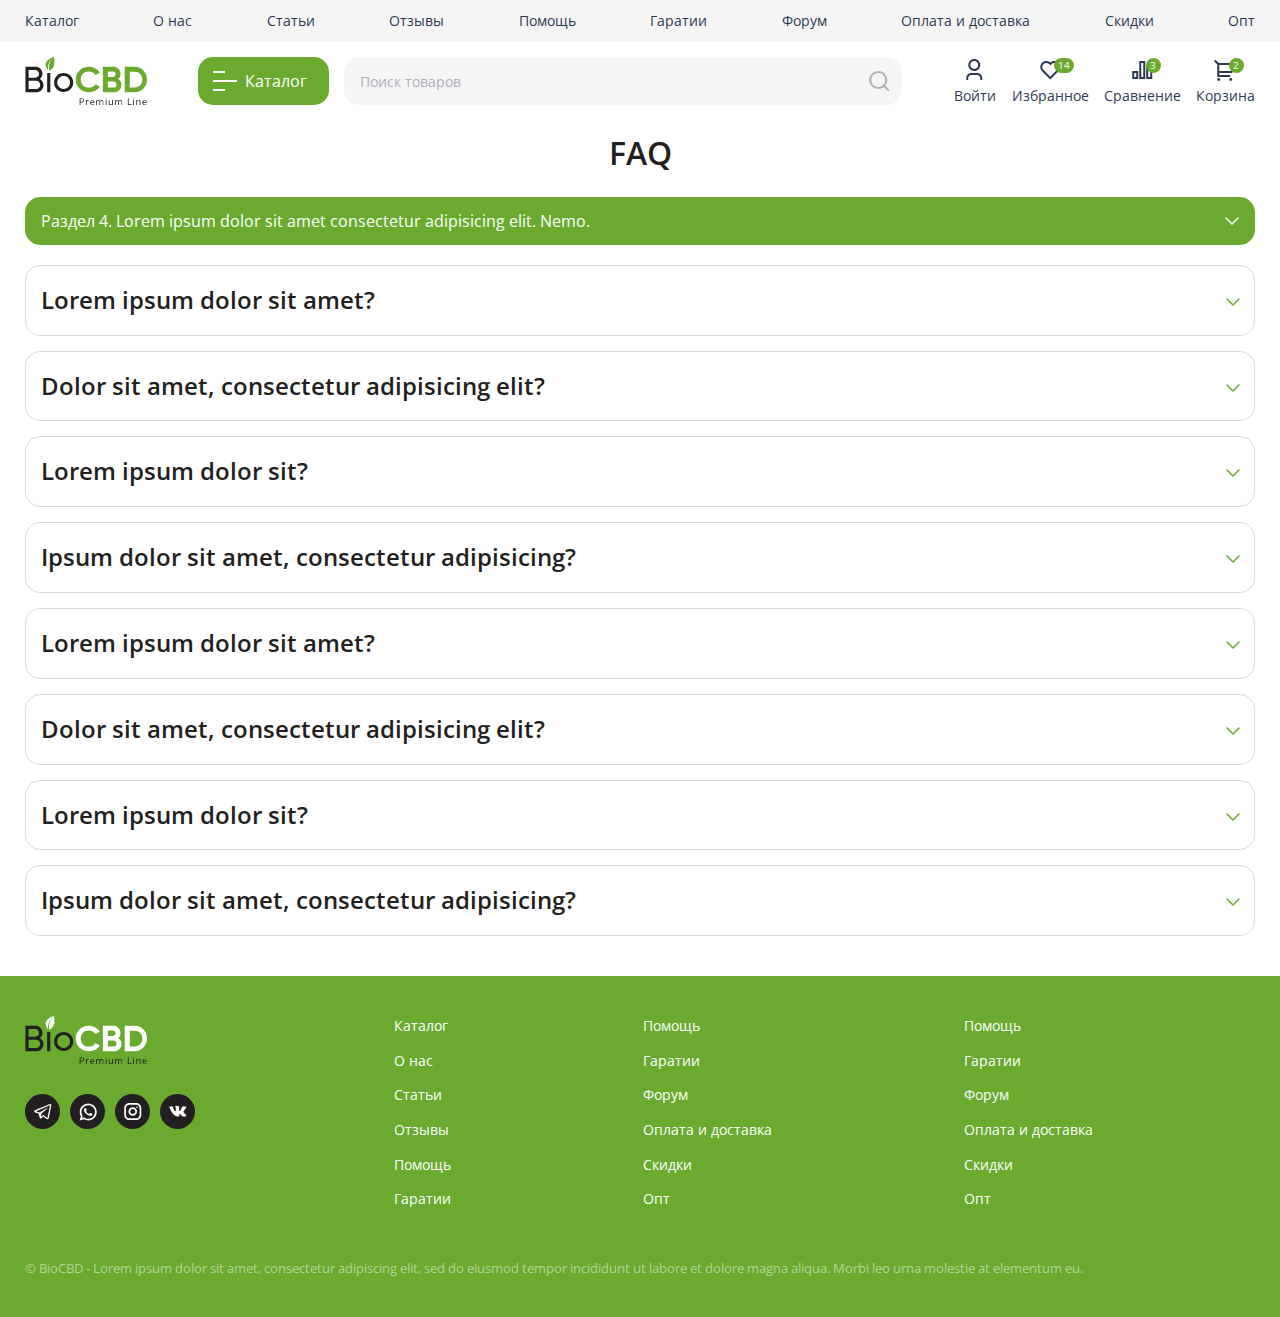
<file: faq.html>
<!DOCTYPE html>
<html lang="en">

<head>
    <meta charset="UTF-8">
    <meta http-equiv="X-UA-Compatible" content="IE=edge">
    <meta name="viewport" content="width=device-width, initial-scale=1.0">
    <title>BioCBD</title>
    <link rel="stylesheet" href="css/slick.css">
    <link rel="stylesheet" href="css/slick-theme.css">
    <link rel="stylesheet" href="css/reset.css">
    <link rel="stylesheet" href="css/style.css">
</head>

<body>
    <div class="wrapper">
        <header class="header">
            <div class="header__top-panel">
                <div class="header__container header__top-panel-container container">
                    <div class="header__top-panel-back"></div>
                    <div class="header__burger">
                        <span></span>
                    </div>
                    <nav class="header__menu">
                        <ul class="header__list">
                            <li>
                                <a href="#" class="header__link">Каталог</a>
                            </li>
                            <li>
                                <a href="#" class="header__link">О нас</a>
                            </li>
                            <li>
                                <a href="#" class="header__link">Статьи</a>
                            </li>
                            <li>
                                <a href="#" class="header__link">Отзывы</a>
                            </li>
                            <li>
                                <a href="#" class="header__link">Помощь</a>
                            </li>
                            <li>
                                <a href="#" class="header__link">Гаратии</a>
                            </li>
                            <li>
                                <a href="#" class="header__link">Форум</a>
                            </li>
                            <li>
                                <a href="#" class="header__link">Оплата и доставка</a>
                            </li>
                            <li>
                                <a href="#" class="header__link">Скидки</a>
                            </li>
                            <li>
                                <a href="#" class="header__link">Опт</a>
                            </li>
                        </ul>
                    </nav>
                </div>
            </div>
            <div class="header__main-panel">
                <div class="header__container header__main-panel-container container">
                    <div class="header__logo logo">
                        <a class="logo__link" href="#">
                            <img class="logo__img" src="img/logo-header.svg" alt="Logo">
                        </a>
                    </div>
                    <div class="header__catalog-menu catalog-menu">
                        <a class="catalog-menu__btn" href="#">
                            <div class="catalog-menu__burger">
                                <span></span>
                            </div>
                            <span class="catalog-menu__title">Каталог</span>
                        </a>
                        <div class="catalog-menu__popup-menu">
                            <div class="catalog-menu__container container">
                                <div class="catalog-menu__item">
                                    <div class="catalog-menu__list-title">Спреи</div>
                                    <ul class="catalog-menu__list">
                                        <li>
                                            <a href="#" class="catalog-menu__link">Lorem item 1</a>
                                        </li>
                                        <li>
                                            <a href="#" class="catalog-menu__link">Lorem item 2</a>
                                        </li>
                                        <li>
                                            <a href="#" class="catalog-menu__link">Lorem item 3</a>
                                        </li>
                                        <li>
                                            <a href="#" class="catalog-menu__link">Lorem item 4</a>
                                        </li>
                                        <li>
                                            <a href="#" class="catalog-menu__link">Lorem item 5</a>
                                        </li>
                                        <li>
                                            <a href="#" class="catalog-menu__link">Lorem item 6</a>
                                        </li>
                                        <li>
                                            <a href="#" class="catalog-menu__link">Lorem item 7</a>
                                        </li>
                                        <li>
                                            <a href="#" class="catalog-menu__link">Lorem item 8</a>
                                        </li>
                                        <li>
                                            <a href="#" class="catalog-menu__link">Lorem item 9</a>
                                        </li>
                                        <li>
                                            <a href="#" class="catalog-menu__link">Lorem item 10</a>
                                        </li>
                                        <li>
                                            <a href="#" class="catalog-menu__link">Lorem item 11</a>
                                        </li>
                                        <li>
                                            <a href="#" class="catalog-menu__link">Lorem item 12</a>
                                        </li>
                                        <li>
                                            <a href="#" class="catalog-menu__link">Lorem item 13</a>
                                        </li>
                                        <li>
                                            <a href="#" class="catalog-menu__link">Lorem item 14</a>
                                        </li>
                                        <li>
                                            <a href="#" class="catalog-menu__link">Lorem item 15</a>
                                        </li>
                                    </ul>
                                </div>
                                <div class="catalog-menu__item">
                                    <div class="catalog-menu__list-title">Масла</div>
                                    <ul class="catalog-menu__list">
                                        <li>
                                            <a href="#" class="catalog-menu__link">Lorem item 1</a>
                                        </li>
                                        <li>
                                            <a href="#" class="catalog-menu__link">Lorem item 2</a>
                                        </li>
                                        <li>
                                            <a href="#" class="catalog-menu__link">Lorem item 3</a>
                                        </li>
                                        <li>
                                            <a href="#" class="catalog-menu__link">Lorem item 4</a>
                                        </li>
                                        <li>
                                            <a href="#" class="catalog-menu__link">Lorem item 5</a>
                                        </li>
                                        <li>
                                            <a href="#" class="catalog-menu__link">Lorem item 6</a>
                                        </li>
                                        <li>
                                            <a href="#" class="catalog-menu__link">Lorem item 7</a>
                                        </li>
                                        <li>
                                            <a href="#" class="catalog-menu__link">Lorem item 8</a>
                                        </li>
                                        <li>
                                            <a href="#" class="catalog-menu__link">Lorem item 9</a>
                                        </li>
                                        <li>
                                            <a href="#" class="catalog-menu__link">Lorem item 10</a>
                                        </li>
                                        <li>
                                            <a href="#" class="catalog-menu__link">Lorem item 11</a>
                                        </li>
                                        <li>
                                            <a href="#" class="catalog-menu__link">Lorem item 12</a>
                                        </li>
                                        <li>
                                            <a href="#" class="catalog-menu__link">Lorem item 13</a>
                                        </li>
                                        <li>
                                            <a href="#" class="catalog-menu__link">Lorem item 14</a>
                                        </li>
                                    </ul>
                                </div>
                            </div>
                        </div>
                    </div>

                    <div class="header__search search">
                        <div class="search__container">
                            <form class="search__form" action="#" method="get">
                                <input class="search__input" type="text" placeholder="Поиск товаров" value="">
                                <button class="search__btn" type="submit"></button>
                            </form>
                        </div>
                    </div>

                    <div class="header__actions actions">
                        <div class="actions__container">
                            <a href="#" class="actions__btn">
                                <span class="actions__btn-ico actions__btn-ico-user"></span>
                                <span class="actions__title">Войти</span>
                            </a>
                        </div>
                        <div class="actions__container actions__search">
                            <a href="#" class="actions__btn">
                                <span class="actions__btn-ico actions__btn-ico-search"></span>
                                <span class="actions__title">Поиск</span>
                            </a>
                        </div>
                        <div class="actions__container">
                            <a href="#" class="actions__btn">
                                <span class="actions__btn-ico actions__btn-ico-favorites"></span>
                                <span class="actions__title">Избранное</span>
                                <span class="actions__count">14</span>
                            </a>
                        </div>
                        <div class="actions__container">
                            <a href="#" class="actions__btn">
                                <span class="actions__btn-ico actions__btn-ico-compare"></span>
                                <span class="actions__title">Сравнение</span>
                                <span class="actions__count">3</span>
                            </a>
                        </div>
                        <div class="actions__container">
                            <a href="#" class="actions__btn">
                                <span class="actions__btn-ico actions__btn-ico-cart"></span>
                                <span class="actions__title">Корзина</span>
                                <span class="actions__count">2</span>
                            </a>
                        </div>
                    </div>

                </div>
            </div>
        </header>

        <div class="content">

            <section class="faq-article">
                <div class="faq-article__container container">
                    <h2>FAQ</h2>

                    <div class="faq__content">

                        <div class="faq__sort-container">
                            <select class="sort" name="sort">
                                <option value="sort-1">Раздел 1. Lorem ipsum dolor sit amet.</option>
                                <option value="sort-2">Раздел 2. Lorem ipsum dolor sit.</option>
                                <option value="sort-3">Раздел 3. Lorem ipsum dolor sit amet consectetur.</option>
                                <option selected value="sort-4">Раздел 4. Lorem ipsum dolor sit amet consectetur
                                    adipisicing elit. Nemo.</option>
                            </select>
                        </div>

                        <div class="faq__accordeon accordeon">

                            <div class="accordeon__item">
                                <div class="accordeon__title">Lorem ipsum dolor sit amet?</div>
                                <div class="accordeon__content">
                                    <p>
                                        Lorem ipsum dolor sit amet, consectetur adipisicing elit. Aperiam ea, accusamus.
                                        Numquam non commodi ipsum debitis repudiandae amet vero itaque, deserunt, ad
                                        neque libero quae officia. Facilis non, possimus doloribus! Lorem ipsum dolor
                                        sit amet, consectetur adipisicing elit. Aliquid quis voluptatem repellat?
                                        Blanditiis iste, exercitationem porro, magni amet cupiditate enim, labore
                                        tenetur, praesentium quam consequuntur nesciunt. Culpa dicta adipisci
                                        voluptatem.
                                    </p>
                                </div>
                            </div>

                            <div class="accordeon__item">
                                <div class="accordeon__title">Dolor sit amet, consectetur adipisicing elit?</div>
                                <div class="accordeon__content">
                                    <p>
                                        Lorem ipsum dolor sit amet, consectetur adipisicing elit. Aperiam ea, accusamus.
                                        Numquam non commodi ipsum debitis repudiandae amet vero itaque, deserunt, ad
                                        neque libero quae officia. Facilis non, possimus doloribus! Lorem ipsum dolor
                                        sit amet, consectetur adipisicing elit. Aliquid quis voluptatem repellat?
                                        Blanditiis iste, exercitationem porro, magni amet cupiditate enim, labore
                                        tenetur, praesentium quam consequuntur nesciunt. Culpa dicta adipisci
                                        voluptatem.
                                    </p>
                                    <p>
                                        Lorem ipsum dolor sit amet, consectetur adipisicing elit. Aperiam ea, accusamus.
                                        Numquam non commodi ipsum debitis repudiandae amet vero itaque, deserunt, ad
                                        neque libero quae officia. Facilis non, possimus doloribus! Lorem ipsum dolor
                                        sit amet, consectetur adipisicing elit. Aliquid quis voluptatem repellat?
                                    </p>

                                </div>
                            </div>


                            <div class="accordeon__item">
                                <div class="accordeon__title">Lorem ipsum dolor sit?</div>
                                <div class="accordeon__content">
                                    <p>
                                        Lorem ipsum dolor sit amet, consectetur adipisicing elit. Aperiam ea, accusamus.
                                        Numquam non commodi ipsum debitis repudiandae amet vero itaque, deserunt, ad
                                        neque libero quae officia. Facilis non, possimus doloribus! Lorem ipsum dolor
                                        sit amet, consectetur adipisicing elit. Aliquid quis voluptatem repellat?
                                        Blanditiis iste, exercitationem porro, magni amet cupiditate enim, labore
                                        tenetur, praesentium quam consequuntur nesciunt. Culpa dicta adipisci
                                        voluptatem.
                                    </p>
                                </div>
                            </div>

                            <div class="accordeon__item">
                                <div class="accordeon__title">Ipsum dolor sit amet, consectetur adipisicing?</div>
                                <div class="accordeon__content">
                                    <p>
                                        Lorem ipsum dolor sit amet, consectetur adipisicing elit. Aperiam ea, accusamus.
                                        Numquam non commodi ipsum debitis repudiandae amet vero itaque, deserunt, ad
                                        neque libero quae officia. Facilis non, possimus doloribus! Lorem ipsum dolor
                                        sit amet, consectetur adipisicing elit. Aliquid quis voluptatem repellat?
                                        Blanditiis iste, exercitationem porro, magni amet cupiditate enim, labore
                                        tenetur, praesentium quam consequuntur nesciunt. Culpa dicta adipisci
                                        voluptatem.
                                    </p>
                                    <p>
                                        Lorem ipsum dolor sit amet, consectetur adipisicing elit. Aperiam ea, accusamus.
                                        Numquam non commodi ipsum debitis repudiandae amet vero itaque, deserunt, ad
                                        neque libero quae officia. Facilis non, possimus doloribus! Lorem ipsum dolor
                                        sit amet, consectetur adipisicing elit. Aliquid quis voluptatem repellat?
                                    </p>

                                </div>
                            </div>


                            <div class="accordeon__item">
                                <div class="accordeon__title">Lorem ipsum dolor sit amet?</div>
                                <div class="accordeon__content">
                                    <p>
                                        Lorem ipsum dolor sit amet, consectetur adipisicing elit. Aperiam ea, accusamus.
                                        Numquam non commodi ipsum debitis repudiandae amet vero itaque, deserunt, ad
                                        neque libero quae officia. Facilis non, possimus doloribus! Lorem ipsum dolor
                                        sit amet, consectetur adipisicing elit. Aliquid quis voluptatem repellat?
                                        Blanditiis iste, exercitationem porro, magni amet cupiditate enim, labore
                                        tenetur, praesentium quam consequuntur nesciunt. Culpa dicta adipisci
                                        voluptatem.
                                    </p>
                                </div>
                            </div>

                            <div class="accordeon__item">
                                <div class="accordeon__title">Dolor sit amet, consectetur adipisicing elit?
                                </div>
                                <div class="accordeon__content">
                                    <p>
                                        Lorem ipsum dolor sit amet, consectetur adipisicing elit. Aperiam ea, accusamus.
                                        Numquam non commodi ipsum debitis repudiandae amet vero itaque, deserunt, ad
                                        neque libero quae officia. Facilis non, possimus doloribus! Lorem ipsum dolor
                                        sit amet, consectetur adipisicing elit. Aliquid quis voluptatem repellat?
                                        Blanditiis iste, exercitationem porro, magni amet cupiditate enim, labore
                                        tenetur, praesentium quam consequuntur nesciunt. Culpa dicta adipisci
                                        voluptatem.
                                    </p>
                                    <p>
                                        Lorem ipsum dolor sit amet, consectetur adipisicing elit. Aperiam ea, accusamus.
                                        Numquam non commodi ipsum debitis repudiandae amet vero itaque, deserunt, ad
                                        neque libero quae officia. Facilis non, possimus doloribus! Lorem ipsum dolor
                                        sit amet, consectetur adipisicing elit. Aliquid quis voluptatem repellat?
                                    </p>

                                </div>
                            </div>

                            <div class="accordeon__item">
                                <div class="accordeon__title">Lorem ipsum dolor sit?</div>
                                <div class="accordeon__content">
                                    <p>
                                        Lorem ipsum dolor sit amet, consectetur adipisicing elit. Aperiam ea, accusamus.
                                        Numquam non commodi ipsum debitis repudiandae amet vero itaque, deserunt, ad
                                        neque libero quae officia. Facilis non, possimus doloribus! Lorem ipsum dolor
                                        sit amet, consectetur adipisicing elit. Aliquid quis voluptatem repellat?
                                        Blanditiis iste, exercitationem porro, magni amet cupiditate enim, labore
                                        tenetur, praesentium quam consequuntur nesciunt. Culpa dicta adipisci
                                        voluptatem.
                                    </p>
                                </div>
                            </div>

                            <div class="accordeon__item">
                                <div class="accordeon__title">Ipsum dolor sit amet, consectetur adipisicing?</div>
                                <div class="accordeon__content">
                                    <p>
                                        Lorem ipsum dolor sit amet, consectetur adipisicing elit. Aperiam ea, accusamus.
                                        Numquam non commodi ipsum debitis repudiandae amet vero itaque, deserunt, ad
                                        neque libero quae officia. Facilis non, possimus doloribus! Lorem ipsum dolor
                                        sit amet, consectetur adipisicing elit. Aliquid quis voluptatem repellat?
                                        Blanditiis iste, exercitationem porro, magni amet cupiditate enim, labore
                                        tenetur, praesentium quam consequuntur nesciunt. Culpa dicta adipisci
                                        voluptatem.
                                    </p>
                                    <p>
                                        Lorem ipsum dolor sit amet, consectetur adipisicing elit. Aperiam ea, accusamus.
                                        Numquam non commodi ipsum debitis repudiandae amet vero itaque, deserunt, ad
                                        neque libero quae officia. Facilis non, possimus doloribus! Lorem ipsum dolor
                                        sit amet, consectetur adipisicing elit. Aliquid quis voluptatem repellat?
                                    </p>

                                </div>
                            </div>
                        </div>

                    </div>

                </div>
            </section>

        </div>

        <footer class="footer">
            <div class="footer__container container">
                <div class="footer__content">

                    <div class="footer__info-container">
                        <a href="#" class="footer__logo">
                            <img src="img/logo-footer.svg" alt="Logo">
                        </a>
                        <div class="footer__social-container">
                            <a href="#" class="social-btn social-btn__telegram">
                                <img src="img/footer-telegram.svg" alt="Telegram">
                            </a>
                            <a href="#" class="social-btn social-btn__whatsapp">
                                <img src="img/footet-whatsapp.svg" alt="Whatsapp">
                            </a>
                            <a href="#" class="social-btn social-btn__instagram">
                                <img src="img/footer-instagram.svg" alt="Instagram">
                            </a>
                            <a href="#" class="social-btn social-btn__vk">
                                <img src="img/footer-vk.svg" alt="VK">
                            </a>
                        </div>
                    </div>

                    <div class="footer__menu">
                        <ul class="footer__list">
                            <li>
                                <a href="#" class="footer__link">Каталог</a>
                            </li>
                            <li>
                                <a href="#" class="footer__link">О нас</a>
                            </li>
                            <li>
                                <a href="#" class="footer__link">Статьи</a>
                            </li>
                            <li>
                                <a href="#" class="footer__link">Отзывы</a>
                            </li>
                            <li>
                                <a href="#" class="footer__link">Помощь</a>
                            </li>
                            <li>
                                <a href="#" class="footer__link">Гаратии</a>
                            </li>

                        </ul>
                        <ul class="footer__list">
                            <li>
                                <a href="#" class="footer__link">Помощь</a>
                            </li>
                            <li>
                                <a href="#" class="footer__link">Гаратии</a>
                            </li>
                            <li>
                                <a href="#" class="footer__link">Форум</a>
                            </li>
                            <li>
                                <a href="#" class="footer__link">Оплата и доставка</a>
                            </li>
                            <li>
                                <a href="#" class="footer__link">Скидки</a>
                            </li>
                            <li>
                                <a href="#" class="footer__link">Опт</a>
                            </li>
                        </ul>

                        <ul class="footer__list">
                            <li>
                                <a href="#" class="footer__link">Помощь</a>
                            </li>
                            <li>
                                <a href="#" class="footer__link">Гаратии</a>
                            </li>
                            <li>
                                <a href="#" class="footer__link">Форум</a>
                            </li>
                            <li>
                                <a href="#" class="footer__link">Оплата и доставка</a>
                            </li>
                            <li>
                                <a href="#" class="footer__link">Скидки</a>
                            </li>
                            <li>
                                <a href="#" class="footer__link">Опт</a>
                            </li>
                        </ul>

                    </div>

                </div>

                <div class="footer__copy">
                    <p>
                        © BioCBD - Lorem ipsum dolor sit amet, consectetur adipiscing elit, sed do eiusmod tempor
                        incididunt ut labore et dolore magna aliqua. Morbi leo urna molestie at elementum eu.
                    </p>
                </div>
            </div>
        </footer>

    </div>

    <script src="js/jquery-3.6.1.min.js"></script>
    <script src="js/slick.min.js"></script>
    <script src="js/script.js"></script>
</body>

</html>
</file>
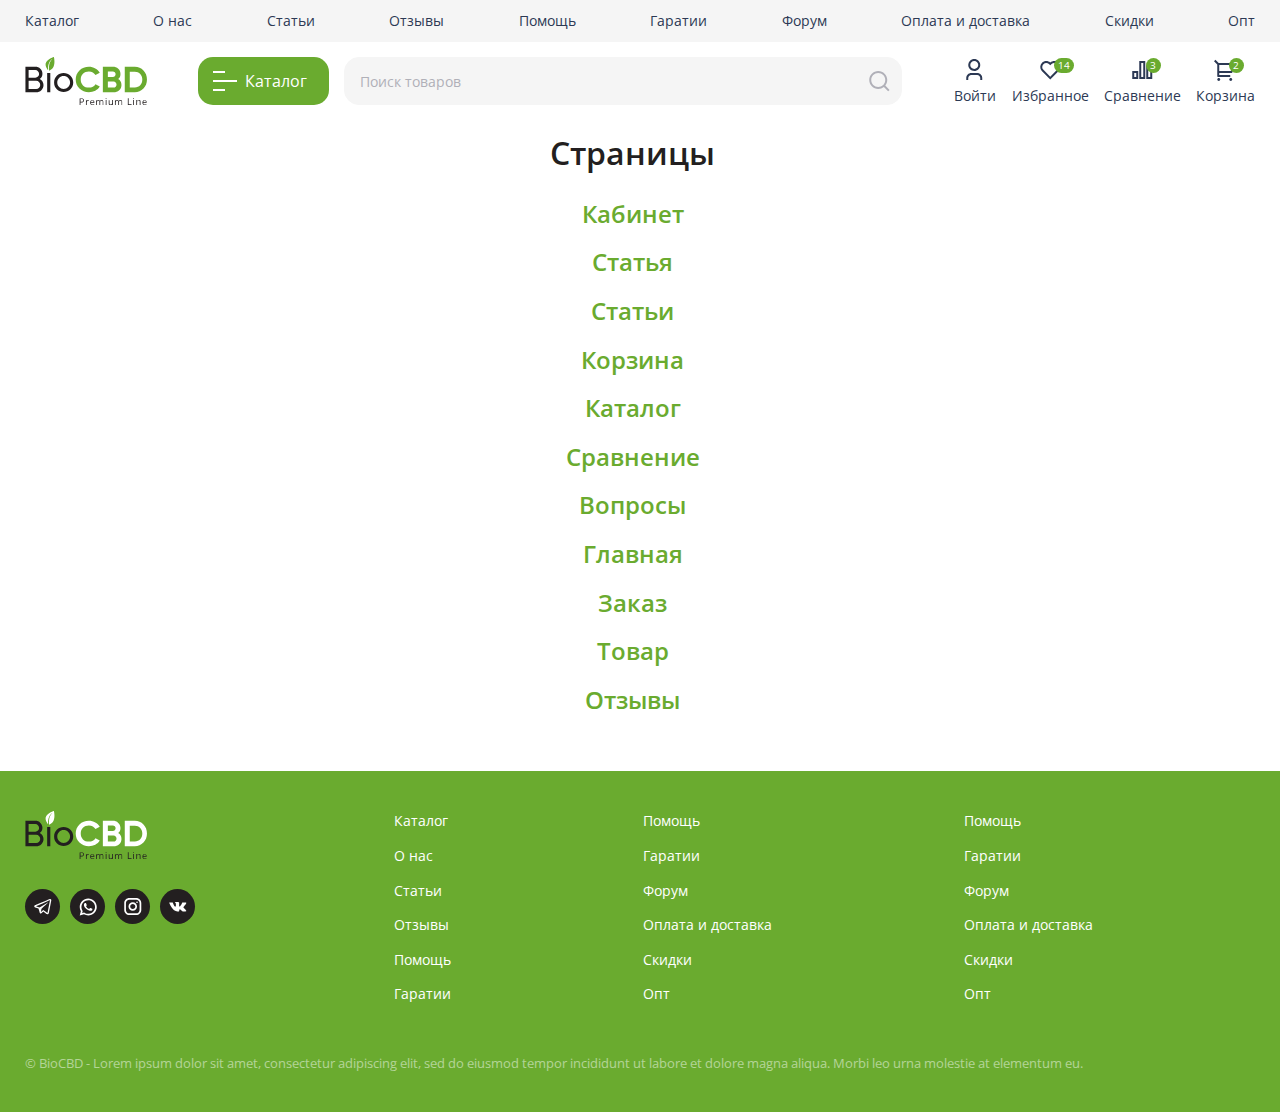
<file: list.html>
<!DOCTYPE html>
<html lang="en">

<head>
    <meta charset="UTF-8">
    <meta http-equiv="X-UA-Compatible" content="IE=edge">
    <meta name="viewport" content="width=device-width, initial-scale=1.0">
    <title>BioCBD</title>
    <link rel="stylesheet" href="css/slick.css">
    <link rel="stylesheet" href="css/slick-theme.css">
    <link rel="stylesheet" href="css/reset.css">
    <link rel="stylesheet" href="css/style.css">
</head>

<body>
    <div class="wrapper">
        <header class="header">
            <div class="header__top-panel">
                <div class="header__container header__top-panel-container container">
                    <div class="header__top-panel-back"></div>
                    <div class="header__burger">
                        <span></span>
                    </div>
                    <nav class="header__menu">
                        <ul class="header__list">
                            <li>
                                <a href="#" class="header__link">Каталог</a>
                            </li>
                            <li>
                                <a href="#" class="header__link">О нас</a>
                            </li>
                            <li>
                                <a href="#" class="header__link">Статьи</a>
                            </li>
                            <li>
                                <a href="#" class="header__link">Отзывы</a>
                            </li>
                            <li>
                                <a href="#" class="header__link">Помощь</a>
                            </li>
                            <li>
                                <a href="#" class="header__link">Гаратии</a>
                            </li>
                            <li>
                                <a href="#" class="header__link">Форум</a>
                            </li>
                            <li>
                                <a href="#" class="header__link">Оплата и доставка</a>
                            </li>
                            <li>
                                <a href="#" class="header__link">Скидки</a>
                            </li>
                            <li>
                                <a href="#" class="header__link">Опт</a>
                            </li>
                        </ul>
                    </nav>
                </div>
            </div>
            <div class="header__main-panel">
                <div class="header__container header__main-panel-container container">
                    <div class="header__logo logo">
                        <a class="logo__link" href="#">
                            <img class="logo__img" src="img/logo-header.svg" alt="Logo">
                        </a>
                    </div>
                    <div class="header__catalog-menu catalog-menu">
                        <a class="catalog-menu__btn" href="#">
                            <div class="catalog-menu__burger">
                                <span></span>
                            </div>
                            <span class="catalog-menu__title">Каталог</span>
                        </a>
                        <div class="catalog-menu__popup-menu">
                            <div class="catalog-menu__container container">
                                <div class="catalog-menu__item">
                                    <div class="catalog-menu__list-title">Спреи</div>
                                    <ul class="catalog-menu__list">
                                        <li>
                                            <a href="#" class="catalog-menu__link">Lorem item 1</a>
                                        </li>
                                        <li>
                                            <a href="#" class="catalog-menu__link">Lorem item 2</a>
                                        </li>
                                        <li>
                                            <a href="#" class="catalog-menu__link">Lorem item 3</a>
                                        </li>
                                        <li>
                                            <a href="#" class="catalog-menu__link">Lorem item 4</a>
                                        </li>
                                        <li>
                                            <a href="#" class="catalog-menu__link">Lorem item 5</a>
                                        </li>
                                        <li>
                                            <a href="#" class="catalog-menu__link">Lorem item 6</a>
                                        </li>
                                        <li>
                                            <a href="#" class="catalog-menu__link">Lorem item 7</a>
                                        </li>
                                        <li>
                                            <a href="#" class="catalog-menu__link">Lorem item 8</a>
                                        </li>
                                        <li>
                                            <a href="#" class="catalog-menu__link">Lorem item 9</a>
                                        </li>
                                        <li>
                                            <a href="#" class="catalog-menu__link">Lorem item 10</a>
                                        </li>
                                        <li>
                                            <a href="#" class="catalog-menu__link">Lorem item 11</a>
                                        </li>
                                        <li>
                                            <a href="#" class="catalog-menu__link">Lorem item 12</a>
                                        </li>
                                        <li>
                                            <a href="#" class="catalog-menu__link">Lorem item 13</a>
                                        </li>
                                        <li>
                                            <a href="#" class="catalog-menu__link">Lorem item 14</a>
                                        </li>
                                        <li>
                                            <a href="#" class="catalog-menu__link">Lorem item 15</a>
                                        </li>
                                    </ul>
                                </div>
                                <div class="catalog-menu__item">
                                    <div class="catalog-menu__list-title">Масла</div>
                                    <ul class="catalog-menu__list">
                                        <li>
                                            <a href="#" class="catalog-menu__link">Lorem item 1</a>
                                        </li>
                                        <li>
                                            <a href="#" class="catalog-menu__link">Lorem item 2</a>
                                        </li>
                                        <li>
                                            <a href="#" class="catalog-menu__link">Lorem item 3</a>
                                        </li>
                                        <li>
                                            <a href="#" class="catalog-menu__link">Lorem item 4</a>
                                        </li>
                                        <li>
                                            <a href="#" class="catalog-menu__link">Lorem item 5</a>
                                        </li>
                                        <li>
                                            <a href="#" class="catalog-menu__link">Lorem item 6</a>
                                        </li>
                                        <li>
                                            <a href="#" class="catalog-menu__link">Lorem item 7</a>
                                        </li>
                                        <li>
                                            <a href="#" class="catalog-menu__link">Lorem item 8</a>
                                        </li>
                                        <li>
                                            <a href="#" class="catalog-menu__link">Lorem item 9</a>
                                        </li>
                                        <li>
                                            <a href="#" class="catalog-menu__link">Lorem item 10</a>
                                        </li>
                                        <li>
                                            <a href="#" class="catalog-menu__link">Lorem item 11</a>
                                        </li>
                                        <li>
                                            <a href="#" class="catalog-menu__link">Lorem item 12</a>
                                        </li>
                                        <li>
                                            <a href="#" class="catalog-menu__link">Lorem item 13</a>
                                        </li>
                                        <li>
                                            <a href="#" class="catalog-menu__link">Lorem item 14</a>
                                        </li>
                                    </ul>
                                </div>
                            </div>
                        </div>
                    </div>

                    <div class="header__search search">
                        <div class="search__container">
                            <form class="search__form" action="#" method="get">
                                <input class="search__input" type="text" placeholder="Поиск товаров" value="">
                                <button class="search__btn" type="submit"></button>
                            </form>
                        </div>
                    </div>

                    <div class="header__actions actions">
                        <div class="actions__container">
                            <a href="#" class="actions__btn">
                                <span class="actions__btn-ico actions__btn-ico-user"></span>
                                <span class="actions__title">Войти</span>
                            </a>
                        </div>
                        <div class="actions__container actions__search">
                            <a href="#" class="actions__btn">
                                <span class="actions__btn-ico actions__btn-ico-search"></span>
                                <span class="actions__title">Поиск</span>
                            </a>
                        </div>
                        <div class="actions__container">
                            <a href="#" class="actions__btn">
                                <span class="actions__btn-ico actions__btn-ico-favorites"></span>
                                <span class="actions__title">Избранное</span>
                                <span class="actions__count">14</span>
                            </a>
                        </div>
                        <div class="actions__container">
                            <a href="#" class="actions__btn">
                                <span class="actions__btn-ico actions__btn-ico-compare"></span>
                                <span class="actions__title">Сравнение</span>
                                <span class="actions__count">3</span>
                            </a>
                        </div>
                        <div class="actions__container">
                            <a href="#" class="actions__btn">
                                <span class="actions__btn-ico actions__btn-ico-cart"></span>
                                <span class="actions__title">Корзина</span>
                                <span class="actions__count">2</span>
                            </a>
                        </div>
                    </div>

                </div>
            </div>
        </header>

        <div class="content">

            <section class="about">
                <div class="about__container container">
                    <div class="about__content">
                        <div class="about__text-content _list">
                            <h1>Страницы</h1>
                            <div><a href="account.html">Кабинет</a></div>
                            <div><a href="article.html">Статья</a></div>
                            <div><a href="articles.html">Статьи</a></div>
                            <div><a href="cart.html">Корзина</a></div>
                            <div><a href="catalog.html">Каталог</a></div>
                            <div><a href="comparison.html">Сравнение</a></div>
                            <div><a href="faq.html">Вопросы</a></div>
                            <div><a href="index.html">Главная</a></div>
                            <div><a href="order.html">Заказ</a></div>
                            <div><a href="product.html">Товар</a></div>
                            <div><a href="reviews.html">Отзывы</a></div>
                        </div>                        
                    </div>
                </div>
            </section>

        </div>

        <footer class="footer">
            <div class="footer__container container">
                <div class="footer__content">

                    <div class="footer__info-container">
                        <a href="#" class="footer__logo">
                            <img src="img/logo-footer.svg" alt="Logo">
                        </a>
                        <div class="footer__social-container">
                            <a href="#" class="social-btn social-btn__telegram">
                                <img src="img/footer-telegram.svg" alt="Telegram">
                            </a>
                            <a href="#" class="social-btn social-btn__whatsapp">
                                <img src="img/footet-whatsapp.svg" alt="Whatsapp">
                            </a>
                            <a href="#" class="social-btn social-btn__instagram">
                                <img src="img/footer-instagram.svg" alt="Instagram">
                            </a>
                            <a href="#" class="social-btn social-btn__vk">
                                <img src="img/footer-vk.svg" alt="VK">
                            </a>
                        </div>
                    </div>

                    <div class="footer__menu">
                        <ul class="footer__list">
                            <li>
                                <a href="#" class="footer__link">Каталог</a>
                            </li>
                            <li>
                                <a href="#" class="footer__link">О нас</a>
                            </li>
                            <li>
                                <a href="#" class="footer__link">Статьи</a>
                            </li>
                            <li>
                                <a href="#" class="footer__link">Отзывы</a>
                            </li>
                            <li>
                                <a href="#" class="footer__link">Помощь</a>
                            </li>
                            <li>
                                <a href="#" class="footer__link">Гаратии</a>
                            </li>

                        </ul>
                        <ul class="footer__list">
                            <li>
                                <a href="#" class="footer__link">Помощь</a>
                            </li>
                            <li>
                                <a href="#" class="footer__link">Гаратии</a>
                            </li>
                            <li>
                                <a href="#" class="footer__link">Форум</a>
                            </li>
                            <li>
                                <a href="#" class="footer__link">Оплата и доставка</a>
                            </li>
                            <li>
                                <a href="#" class="footer__link">Скидки</a>
                            </li>
                            <li>
                                <a href="#" class="footer__link">Опт</a>
                            </li>
                        </ul>

                        <ul class="footer__list">
                            <li>
                                <a href="#" class="footer__link">Помощь</a>
                            </li>
                            <li>
                                <a href="#" class="footer__link">Гаратии</a>
                            </li>
                            <li>
                                <a href="#" class="footer__link">Форум</a>
                            </li>
                            <li>
                                <a href="#" class="footer__link">Оплата и доставка</a>
                            </li>
                            <li>
                                <a href="#" class="footer__link">Скидки</a>
                            </li>
                            <li>
                                <a href="#" class="footer__link">Опт</a>
                            </li>
                        </ul>

                    </div>

                </div>

                <div class="footer__copy">
                    <p>
                        © BioCBD - Lorem ipsum dolor sit amet, consectetur adipiscing elit, sed do eiusmod tempor
                        incididunt ut labore et dolore magna aliqua. Morbi leo urna molestie at elementum eu.
                    </p>
                </div>
            </div>
        </footer>

    </div>

    <script src="js/jquery-3.6.1.min.js"></script>
    <script src="js/slick.min.js"></script>
    <script src="js/script.js"></script>
</body>

</html>
</file>
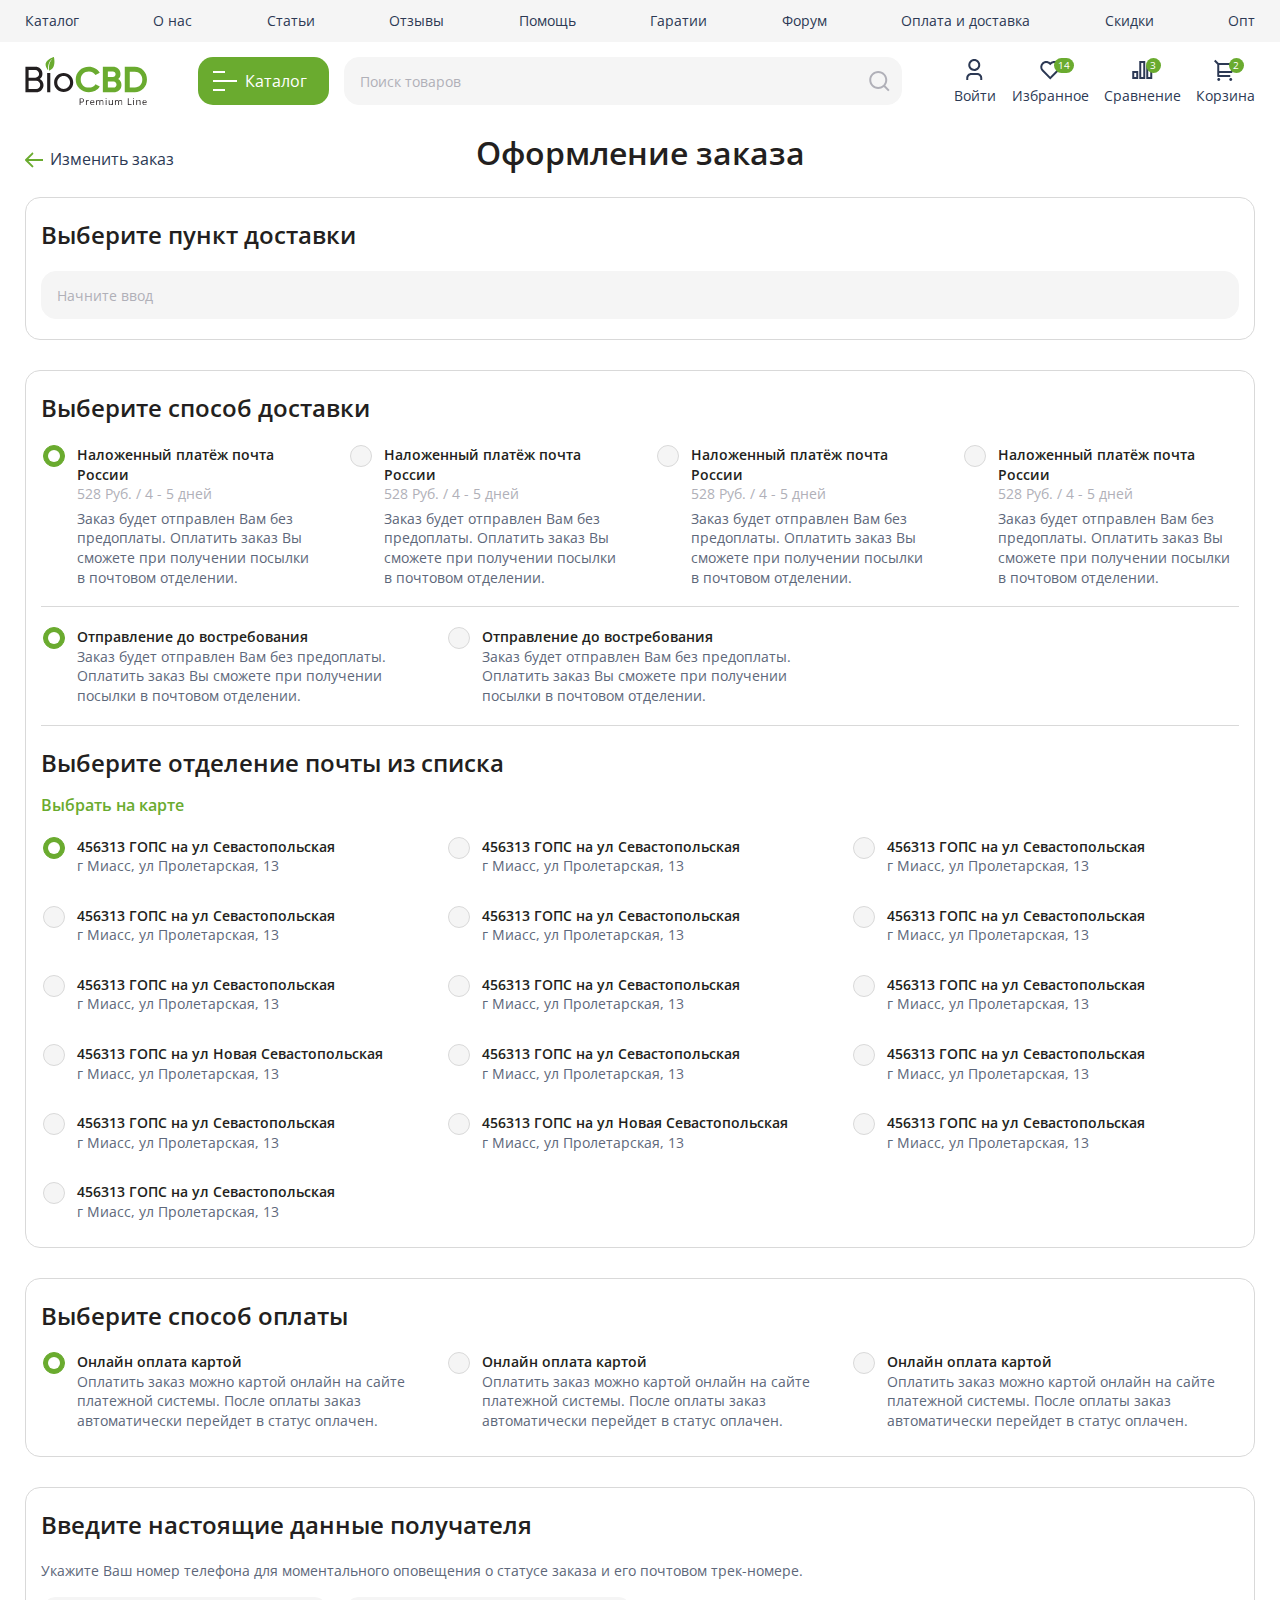
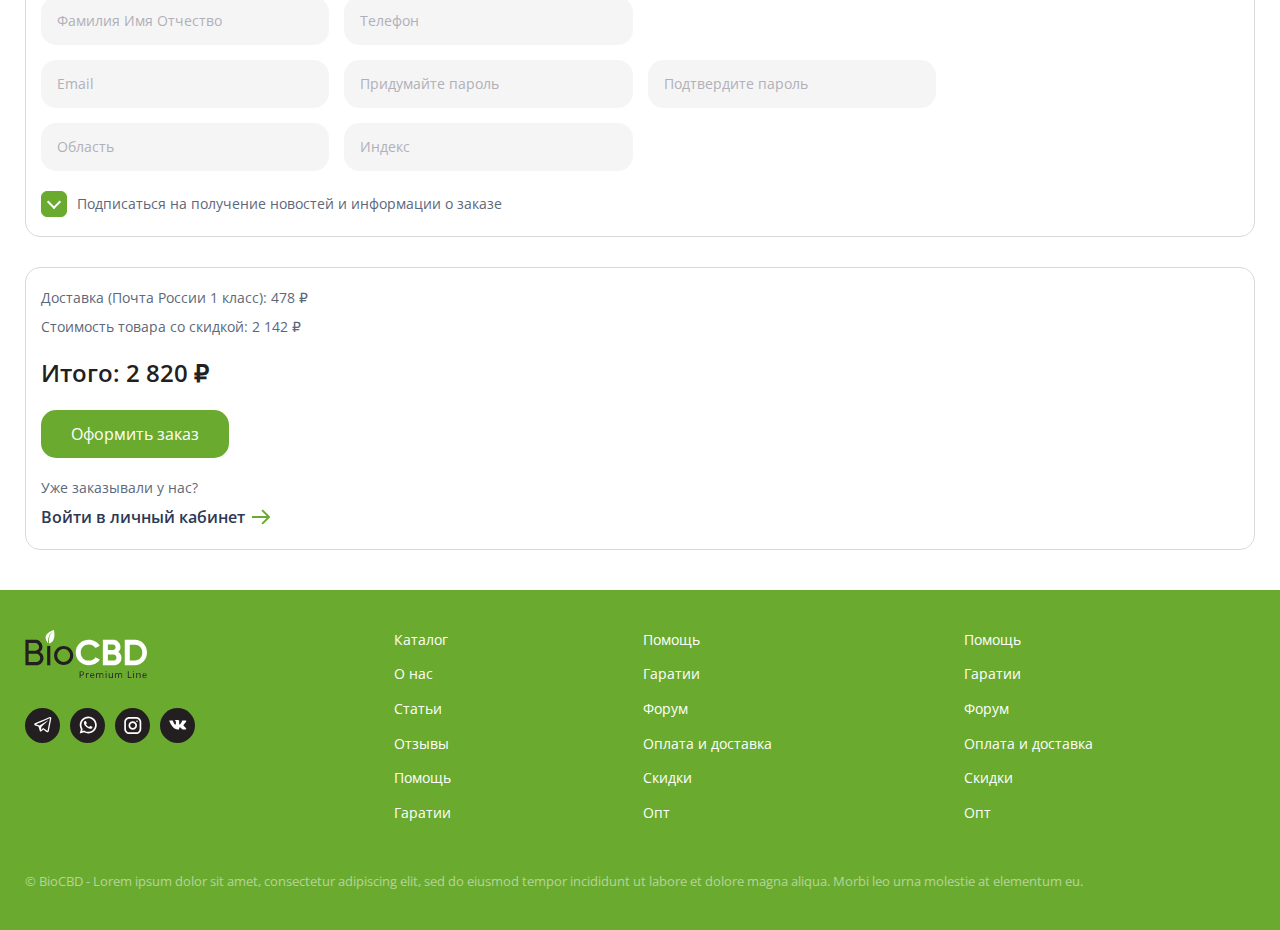
<file: order.html>
<!DOCTYPE html>
<html lang="en">

<head>
    <meta charset="UTF-8">
    <meta http-equiv="X-UA-Compatible" content="IE=edge">
    <meta name="viewport" content="width=device-width, initial-scale=1.0">
    <title>BioCBD</title>
    <link rel="stylesheet" href="css/slick.css">
    <link rel="stylesheet" href="css/slick-theme.css">
    <link rel="stylesheet" href="css/reset.css">
    <link rel="stylesheet" href="css/style.css">
</head>

<body>
    <div class="wrapper">
        <header class="header">
            <div class="header__top-panel">
                <div class="header__container header__top-panel-container container">
                    <div class="header__top-panel-back"></div>
                    <div class="header__burger">
                        <span></span>
                    </div>
                    <nav class="header__menu">
                        <ul class="header__list">
                            <li>
                                <a href="#" class="header__link">Каталог</a>
                            </li>
                            <li>
                                <a href="#" class="header__link">О нас</a>
                            </li>
                            <li>
                                <a href="#" class="header__link">Статьи</a>
                            </li>
                            <li>
                                <a href="#" class="header__link">Отзывы</a>
                            </li>
                            <li>
                                <a href="#" class="header__link">Помощь</a>
                            </li>
                            <li>
                                <a href="#" class="header__link">Гаратии</a>
                            </li>
                            <li>
                                <a href="#" class="header__link">Форум</a>
                            </li>
                            <li>
                                <a href="#" class="header__link">Оплата и доставка</a>
                            </li>
                            <li>
                                <a href="#" class="header__link">Скидки</a>
                            </li>
                            <li>
                                <a href="#" class="header__link">Опт</a>
                            </li>
                        </ul>
                    </nav>
                </div>
            </div>
            <div class="header__main-panel">
                <div class="header__container header__main-panel-container container">
                    <div class="header__logo logo">
                        <a class="logo__link" href="#">
                            <img class="logo__img" src="img/logo-header.svg" alt="Logo">
                        </a>
                    </div>
                    <div class="header__catalog-menu catalog-menu">
                        <a class="catalog-menu__btn" href="#">
                            <div class="catalog-menu__burger">
                                <span></span>
                            </div>
                            <span class="catalog-menu__title">Каталог</span>
                        </a>
                        <div class="catalog-menu__popup-menu">
                            <div class="catalog-menu__container container">
                                <div class="catalog-menu__item">
                                    <div class="catalog-menu__list-title">Спреи</div>
                                    <ul class="catalog-menu__list">
                                        <li>
                                            <a href="#" class="catalog-menu__link">Lorem item 1</a>
                                        </li>
                                        <li>
                                            <a href="#" class="catalog-menu__link">Lorem item 2</a>
                                        </li>
                                        <li>
                                            <a href="#" class="catalog-menu__link">Lorem item 3</a>
                                        </li>
                                        <li>
                                            <a href="#" class="catalog-menu__link">Lorem item 4</a>
                                        </li>
                                        <li>
                                            <a href="#" class="catalog-menu__link">Lorem item 5</a>
                                        </li>
                                        <li>
                                            <a href="#" class="catalog-menu__link">Lorem item 6</a>
                                        </li>
                                        <li>
                                            <a href="#" class="catalog-menu__link">Lorem item 7</a>
                                        </li>
                                        <li>
                                            <a href="#" class="catalog-menu__link">Lorem item 8</a>
                                        </li>
                                        <li>
                                            <a href="#" class="catalog-menu__link">Lorem item 9</a>
                                        </li>
                                        <li>
                                            <a href="#" class="catalog-menu__link">Lorem item 10</a>
                                        </li>
                                        <li>
                                            <a href="#" class="catalog-menu__link">Lorem item 11</a>
                                        </li>
                                        <li>
                                            <a href="#" class="catalog-menu__link">Lorem item 12</a>
                                        </li>
                                        <li>
                                            <a href="#" class="catalog-menu__link">Lorem item 13</a>
                                        </li>
                                        <li>
                                            <a href="#" class="catalog-menu__link">Lorem item 14</a>
                                        </li>
                                        <li>
                                            <a href="#" class="catalog-menu__link">Lorem item 15</a>
                                        </li>
                                    </ul>
                                </div>
                                <div class="catalog-menu__item">
                                    <div class="catalog-menu__list-title">Масла</div>
                                    <ul class="catalog-menu__list">
                                        <li>
                                            <a href="#" class="catalog-menu__link">Lorem item 1</a>
                                        </li>
                                        <li>
                                            <a href="#" class="catalog-menu__link">Lorem item 2</a>
                                        </li>
                                        <li>
                                            <a href="#" class="catalog-menu__link">Lorem item 3</a>
                                        </li>
                                        <li>
                                            <a href="#" class="catalog-menu__link">Lorem item 4</a>
                                        </li>
                                        <li>
                                            <a href="#" class="catalog-menu__link">Lorem item 5</a>
                                        </li>
                                        <li>
                                            <a href="#" class="catalog-menu__link">Lorem item 6</a>
                                        </li>
                                        <li>
                                            <a href="#" class="catalog-menu__link">Lorem item 7</a>
                                        </li>
                                        <li>
                                            <a href="#" class="catalog-menu__link">Lorem item 8</a>
                                        </li>
                                        <li>
                                            <a href="#" class="catalog-menu__link">Lorem item 9</a>
                                        </li>
                                        <li>
                                            <a href="#" class="catalog-menu__link">Lorem item 10</a>
                                        </li>
                                        <li>
                                            <a href="#" class="catalog-menu__link">Lorem item 11</a>
                                        </li>
                                        <li>
                                            <a href="#" class="catalog-menu__link">Lorem item 12</a>
                                        </li>
                                        <li>
                                            <a href="#" class="catalog-menu__link">Lorem item 13</a>
                                        </li>
                                        <li>
                                            <a href="#" class="catalog-menu__link">Lorem item 14</a>
                                        </li>
                                    </ul>
                                </div>
                            </div>
                        </div>
                    </div>

                    <div class="header__search search">
                        <div class="search__container">
                            <form class="search__form" action="#" method="get">
                                <input class="search__input" type="text" placeholder="Поиск товаров" value="">
                                <button class="search__btn" type="submit"></button>
                            </form>
                        </div>
                    </div>

                    <div class="header__actions actions">
                        <div class="actions__container">
                            <a href="#" class="actions__btn">
                                <span class="actions__btn-ico actions__btn-ico-user"></span>
                                <span class="actions__title">Войти</span>
                            </a>
                        </div>
                        <div class="actions__container actions__search">
                            <a href="#" class="actions__btn">
                                <span class="actions__btn-ico actions__btn-ico-search"></span>
                                <span class="actions__title">Поиск</span>
                            </a>
                        </div>
                        <div class="actions__container">
                            <a href="#" class="actions__btn">
                                <span class="actions__btn-ico actions__btn-ico-favorites"></span>
                                <span class="actions__title">Избранное</span>
                                <span class="actions__count">14</span>
                            </a>
                        </div>
                        <div class="actions__container">
                            <a href="#" class="actions__btn">
                                <span class="actions__btn-ico actions__btn-ico-compare"></span>
                                <span class="actions__title">Сравнение</span>
                                <span class="actions__count">3</span>
                            </a>
                        </div>
                        <div class="actions__container">
                            <a href="#" class="actions__btn">
                                <span class="actions__btn-ico actions__btn-ico-cart"></span>
                                <span class="actions__title">Корзина</span>
                                <span class="actions__count">2</span>
                            </a>
                        </div>
                    </div>

                </div>
            </div>
        </header>

        <div class="content">

            <section class="ordering">
                <div class="ordering__container container">
                    <div class="ordering__title-left title-left">
                        <h2>Оформление заказа</h2>
                        <a href="#">Изменить заказ</a>
                    </div>

                    <div class="ordering__content">
                        <form class="ordering__form" action="#" method="get">

                            <div class="ordering__box">
                                <div class="ordering__box-title">Выберите пункт доставки</div>
                                <input class="ordering__input search__input" type="text" placeholder="Начните ввод"
                                    value="">
                            </div>

                            <div class="ordering__box">
                                <div class="ordering__box-title">Выберите способ доставки</div>

                                <div class="ordering__box-items">

                                    <div class="ordering__box-item">
                                        <label class="check-contain">
                                            <div class="ordering__item-title">Наложенный платёж почта России</div>
                                            <div class="ordering__item-subtitle">528 Руб. / 4 - 5 дней</div>
                                            <div class="ordering__item-text">
                                                Заказ будет отправлен Вам без предоплаты.
                                                Оплатить заказ Вы сможете при получении посылки в почтовом отделении.
                                            </div>
                                            <input name="radio-1" type="radio" checked />
                                            <div class="check-input"></div>
                                        </label>
                                    </div>

                                    <div class="ordering__box-item">
                                        <label class="check-contain">
                                            <div class="ordering__item-title">Наложенный платёж почта России</div>
                                            <div class="ordering__item-subtitle">528 Руб. / 4 - 5 дней</div>
                                            <div class="ordering__item-text">
                                                Заказ будет отправлен Вам без предоплаты.
                                                Оплатить заказ Вы сможете при получении посылки в почтовом отделении.
                                            </div>
                                            <input name="radio-1" type="radio" />
                                            <div class="check-input"></div>
                                        </label>
                                    </div>

                                    <div class="ordering__box-item">
                                        <label class="check-contain">
                                            <div class="ordering__item-title">Наложенный платёж почта России</div>
                                            <div class="ordering__item-subtitle">528 Руб. / 4 - 5 дней</div>
                                            <div class="ordering__item-text">
                                                Заказ будет отправлен Вам без предоплаты.
                                                Оплатить заказ Вы сможете при получении посылки в почтовом отделении.
                                            </div>
                                            <input name="radio-1" type="radio" />
                                            <div class="check-input"></div>
                                        </label>
                                    </div>

                                    <div class="ordering__box-item">
                                        <label class="check-contain">
                                            <div class="ordering__item-title">Наложенный платёж почта России</div>
                                            <div class="ordering__item-subtitle">528 Руб. / 4 - 5 дней</div>
                                            <div class="ordering__item-text">
                                                Заказ будет отправлен Вам без предоплаты.
                                                Оплатить заказ Вы сможете при получении посылки в почтовом отделении.
                                            </div>
                                            <input name="radio-1" type="radio" />
                                            <div class="check-input"></div>
                                        </label>
                                    </div>

                                </div>

                                <div class="ordering__box-items ordering__box-items--three-col">

                                    <div class="ordering__box-item">
                                        <label class="check-contain">
                                            <div class="ordering__item-title">Отправление до востребования</div>
                                            <div class="ordering__item-text">
                                                Заказ будет отправлен Вам без предоплаты. Оплатить заказ Вы сможете при
                                                получении посылки в почтовом отделении.
                                            </div>
                                            <input name="radio-2" type="radio" checked />
                                            <div class="check-input"></div>
                                        </label>
                                    </div>

                                    <div class="ordering__box-item">
                                        <label class="check-contain">
                                            <div class="ordering__item-title">Отправление до востребования</div>
                                            <div class="ordering__item-text">
                                                Заказ будет отправлен Вам без предоплаты. Оплатить заказ Вы сможете при
                                                получении посылки в почтовом отделении.
                                            </div>
                                            <input name="radio-2" type="radio" />
                                            <div class="check-input"></div>
                                        </label>
                                    </div>

                                </div>

                                <div class="ordering__box-title ordering__box-title--m15">Выберите отделение почты из
                                    списка</div>
                                <a class="ordering__map-link" href="#">Выбрать на карте</a>

                                <div class="ordering__box-items ordering__box-items--three-col">

                                    <div class="ordering__box-item">
                                        <label class="check-contain">
                                            <div class="ordering__item-title">456313 ГОПС на ул Севастопольская</div>
                                            <div class="ordering__item-text">
                                                г Миасс, ул Пролетарская, 13
                                            </div>
                                            <input name="radio-3" type="radio" checked />
                                            <div class="check-input"></div>
                                        </label>
                                    </div>

                                    <div class="ordering__box-item">
                                        <label class="check-contain">
                                            <div class="ordering__item-title">456313 ГОПС на ул Севастопольская</div>
                                            <div class="ordering__item-text">
                                                г Миасс, ул Пролетарская, 13
                                            </div>
                                            <input name="radio-3" type="radio" />
                                            <div class="check-input"></div>
                                        </label>
                                    </div>

                                    <div class="ordering__box-item">
                                        <label class="check-contain">
                                            <div class="ordering__item-title">456313 ГОПС на ул Севастопольская</div>
                                            <div class="ordering__item-text">
                                                г Миасс, ул Пролетарская, 13
                                            </div>
                                            <input name="radio-3" type="radio" />
                                            <div class="check-input"></div>
                                        </label>
                                    </div>

                                    <div class="ordering__box-item">
                                        <label class="check-contain">
                                            <div class="ordering__item-title">456313 ГОПС на ул Севастопольская</div>
                                            <div class="ordering__item-text">
                                                г Миасс, ул Пролетарская, 13
                                            </div>
                                            <input name="radio-3" type="radio" />
                                            <div class="check-input"></div>
                                        </label>
                                    </div>

                                    <div class="ordering__box-item">
                                        <label class="check-contain">
                                            <div class="ordering__item-title">456313 ГОПС на ул Севастопольская</div>
                                            <div class="ordering__item-text">
                                                г Миасс, ул Пролетарская, 13
                                            </div>
                                            <input name="radio-3" type="radio" />
                                            <div class="check-input"></div>
                                        </label>
                                    </div>

                                    <div class="ordering__box-item">
                                        <label class="check-contain">
                                            <div class="ordering__item-title">456313 ГОПС на ул Севастопольская</div>
                                            <div class="ordering__item-text">
                                                г Миасс, ул Пролетарская, 13
                                            </div>
                                            <input name="radio-3" type="radio" />
                                            <div class="check-input"></div>
                                        </label>
                                    </div>

                                    <div class="ordering__box-item">
                                        <label class="check-contain">
                                            <div class="ordering__item-title">456313 ГОПС на ул Севастопольская</div>
                                            <div class="ordering__item-text">
                                                г Миасс, ул Пролетарская, 13
                                            </div>
                                            <input name="radio-3" type="radio" />
                                            <div class="check-input"></div>
                                        </label>
                                    </div>

                                    <div class="ordering__box-item">
                                        <label class="check-contain">
                                            <div class="ordering__item-title">456313 ГОПС на ул Севастопольская</div>
                                            <div class="ordering__item-text">
                                                г Миасс, ул Пролетарская, 13
                                            </div>
                                            <input name="radio-3" type="radio" />
                                            <div class="check-input"></div>
                                        </label>
                                    </div>

                                    <div class="ordering__box-item">
                                        <label class="check-contain">
                                            <div class="ordering__item-title">456313 ГОПС на ул Севастопольская</div>
                                            <div class="ordering__item-text">
                                                г Миасс, ул Пролетарская, 13
                                            </div>
                                            <input name="radio-3" type="radio" />
                                            <div class="check-input"></div>
                                        </label>
                                    </div>

                                    <div class="ordering__box-item">
                                        <label class="check-contain">
                                            <div class="ordering__item-title">456313 ГОПС на ул Новая Севастопольская
                                            </div>
                                            <div class="ordering__item-text">
                                                г Миасс, ул Пролетарская, 13
                                            </div>
                                            <input name="radio-3" type="radio" />
                                            <div class="check-input"></div>
                                        </label>
                                    </div>

                                    <div class="ordering__box-item">
                                        <label class="check-contain">
                                            <div class="ordering__item-title">456313 ГОПС на ул Севастопольская</div>
                                            <div class="ordering__item-text">
                                                г Миасс, ул Пролетарская, 13
                                            </div>
                                            <input name="radio-3" type="radio" />
                                            <div class="check-input"></div>
                                        </label>
                                    </div>

                                    <div class="ordering__box-item">
                                        <label class="check-contain">
                                            <div class="ordering__item-title">456313 ГОПС на ул Севастопольская</div>
                                            <div class="ordering__item-text">
                                                г Миасс, ул Пролетарская, 13
                                            </div>
                                            <input name="radio-3" type="radio" />
                                            <div class="check-input"></div>
                                        </label>
                                    </div>

                                    <div class="ordering__box-item">
                                        <label class="check-contain">
                                            <div class="ordering__item-title">456313 ГОПС на ул Севастопольская</div>
                                            <div class="ordering__item-text">
                                                г Миасс, ул Пролетарская, 13
                                            </div>
                                            <input name="radio-3" type="radio" />
                                            <div class="check-input"></div>
                                        </label>
                                    </div>

                                    <div class="ordering__box-item">
                                        <label class="check-contain">
                                            <div class="ordering__item-title">456313 ГОПС на ул Новая Севастопольская
                                            </div>
                                            <div class="ordering__item-text">
                                                г Миасс, ул Пролетарская, 13
                                            </div>
                                            <input name="radio-3" type="radio" />
                                            <div class="check-input"></div>
                                        </label>
                                    </div>

                                    <div class="ordering__box-item">
                                        <label class="check-contain">
                                            <div class="ordering__item-title">456313 ГОПС на ул Севастопольская</div>
                                            <div class="ordering__item-text">
                                                г Миасс, ул Пролетарская, 13
                                            </div>
                                            <input name="radio-3" type="radio" />
                                            <div class="check-input"></div>
                                        </label>
                                    </div>

                                    <div class="ordering__box-item">
                                        <label class="check-contain">
                                            <div class="ordering__item-title">456313 ГОПС на ул Севастопольская</div>
                                            <div class="ordering__item-text">
                                                г Миасс, ул Пролетарская, 13
                                            </div>
                                            <input name="radio-3" type="radio" />
                                            <div class="check-input"></div>
                                        </label>
                                    </div>

                                </div>

                            </div>

                            <div class="ordering__box">
                                <div class="ordering__box-title">Выберите способ оплаты</div>

                                <div class="ordering__box-items ordering__box-items--three-col">

                                    <div class="ordering__box-item">
                                        <label class="check-contain">
                                            <div class="ordering__item-title">Онлайн оплата картой</div>
                                            <div class="ordering__item-text">
                                                Оплатить заказ можно картой онлайн на сайте платежной системы. После
                                                оплаты заказ автоматически перейдет в статус оплачен.
                                            </div>
                                            <input name="radio-4" type="radio" checked />
                                            <div class="check-input"></div>
                                        </label>
                                    </div>

                                    <div class="ordering__box-item">
                                        <label class="check-contain">
                                            <div class="ordering__item-title">Онлайн оплата картой</div>
                                            <div class="ordering__item-text">
                                                Оплатить заказ можно картой онлайн на сайте платежной системы. После
                                                оплаты заказ автоматически перейдет в статус оплачен.
                                            </div>
                                            <input name="radio-4" type="radio" />
                                            <div class="check-input"></div>
                                        </label>
                                    </div>

                                    <div class="ordering__box-item">
                                        <label class="check-contain">
                                            <div class="ordering__item-title">Онлайн оплата картой</div>
                                            <div class="ordering__item-text">
                                                Оплатить заказ можно картой онлайн на сайте платежной системы. После
                                                оплаты заказ автоматически перейдет в статус оплачен.
                                            </div>
                                            <input name="radio-4" type="radio" />
                                            <div class="check-input"></div>
                                        </label>
                                    </div>

                                </div>

                            </div>

                            <div class="ordering__box">
                                <div class="ordering__box-title">Введите настоящие данные получателя</div>

                                <p>Укажите Ваш номер телефона для моментального оповещения о статусе заказа и его
                                    почтовом трек-номере.</p>

                                <div class="ordering__input-items">
                                    <div class="ordering__input-item">
                                        <input class="ordering__input search__input" type="text"
                                            placeholder="Фамилия Имя Отчество" value="">
                                        <input class="ordering__input search__input" type="tel" placeholder="Телефон"
                                            value="">
                                    </div>
                                    <div class="ordering__input-item">
                                        <input class="ordering__input search__input" type="email" placeholder="Email"
                                            value="">
                                        <input class="ordering__input search__input" type="password"
                                            placeholder="Придумайте пароль" value="">
                                        <input class="ordering__input search__input" type="password"
                                            placeholder="Подтвердите пароль" value="">
                                    </div>
                                    <div class="ordering__input-item">
                                        <input class="ordering__input search__input" type="text" placeholder="Область"
                                            value="">
                                        <input class="ordering__input search__input" type="text" placeholder="Индекс"
                                            value="">
                                    </div>
                                </div>

                                <label class="check-contain">
                                    <span>Подписаться на получение новостей и информации о заказе</span>
                                    <input type="checkbox" checked />
                                    <div class="check-input"></div>
                                </label>
                            </div>

                            <div class="ordering__box">
                                <div class="ordering__box__text-container">
                                    <p>Доставка (Почта России 1 класс): 478 ₽</p>
                                    <p>Стоимость товара со скидкой: 2 142 ₽</p>
                                </div>
                                <div class="ordering__box-title">Итого: 2 820 ₽</div>

                                <button class="ordering__btn product-item__btn">Оформить заказ</button>

                                <p>Уже заказывали у нас?</p>
                                <a href="#" class="ordering-link account-link">Войти в личный кабинет</a>
                            </div>

                        </form>
                    </div>

                </div>
            </section>

        </div>

        <footer class="footer">
            <div class="footer__container container">
                <div class="footer__content">

                    <div class="footer__info-container">
                        <a href="#" class="footer__logo">
                            <img src="img/logo-footer.svg" alt="Logo">
                        </a>
                        <div class="footer__social-container">
                            <a href="#" class="social-btn social-btn__telegram">
                                <img src="img/footer-telegram.svg" alt="Telegram">
                            </a>
                            <a href="#" class="social-btn social-btn__whatsapp">
                                <img src="img/footet-whatsapp.svg" alt="Whatsapp">
                            </a>
                            <a href="#" class="social-btn social-btn__instagram">
                                <img src="img/footer-instagram.svg" alt="Instagram">
                            </a>
                            <a href="#" class="social-btn social-btn__vk">
                                <img src="img/footer-vk.svg" alt="VK">
                            </a>
                        </div>
                    </div>

                    <div class="footer__menu">
                        <ul class="footer__list">
                            <li>
                                <a href="#" class="footer__link">Каталог</a>
                            </li>
                            <li>
                                <a href="#" class="footer__link">О нас</a>
                            </li>
                            <li>
                                <a href="#" class="footer__link">Статьи</a>
                            </li>
                            <li>
                                <a href="#" class="footer__link">Отзывы</a>
                            </li>
                            <li>
                                <a href="#" class="footer__link">Помощь</a>
                            </li>
                            <li>
                                <a href="#" class="footer__link">Гаратии</a>
                            </li>

                        </ul>
                        <ul class="footer__list">
                            <li>
                                <a href="#" class="footer__link">Помощь</a>
                            </li>
                            <li>
                                <a href="#" class="footer__link">Гаратии</a>
                            </li>
                            <li>
                                <a href="#" class="footer__link">Форум</a>
                            </li>
                            <li>
                                <a href="#" class="footer__link">Оплата и доставка</a>
                            </li>
                            <li>
                                <a href="#" class="footer__link">Скидки</a>
                            </li>
                            <li>
                                <a href="#" class="footer__link">Опт</a>
                            </li>
                        </ul>

                        <ul class="footer__list">
                            <li>
                                <a href="#" class="footer__link">Помощь</a>
                            </li>
                            <li>
                                <a href="#" class="footer__link">Гаратии</a>
                            </li>
                            <li>
                                <a href="#" class="footer__link">Форум</a>
                            </li>
                            <li>
                                <a href="#" class="footer__link">Оплата и доставка</a>
                            </li>
                            <li>
                                <a href="#" class="footer__link">Скидки</a>
                            </li>
                            <li>
                                <a href="#" class="footer__link">Опт</a>
                            </li>
                        </ul>

                    </div>

                </div>

                <div class="footer__copy">
                    <p>
                        © BioCBD - Lorem ipsum dolor sit amet, consectetur adipiscing elit, sed do eiusmod tempor
                        incididunt ut labore et dolore magna aliqua. Morbi leo urna molestie at elementum eu.
                    </p>
                </div>
            </div>
        </footer>

    </div>

    <script src="js/jquery-3.6.1.min.js"></script>
    <script src="js/slick.min.js"></script>
    <script src="js/script.js"></script>
</body>

</html>
</file>
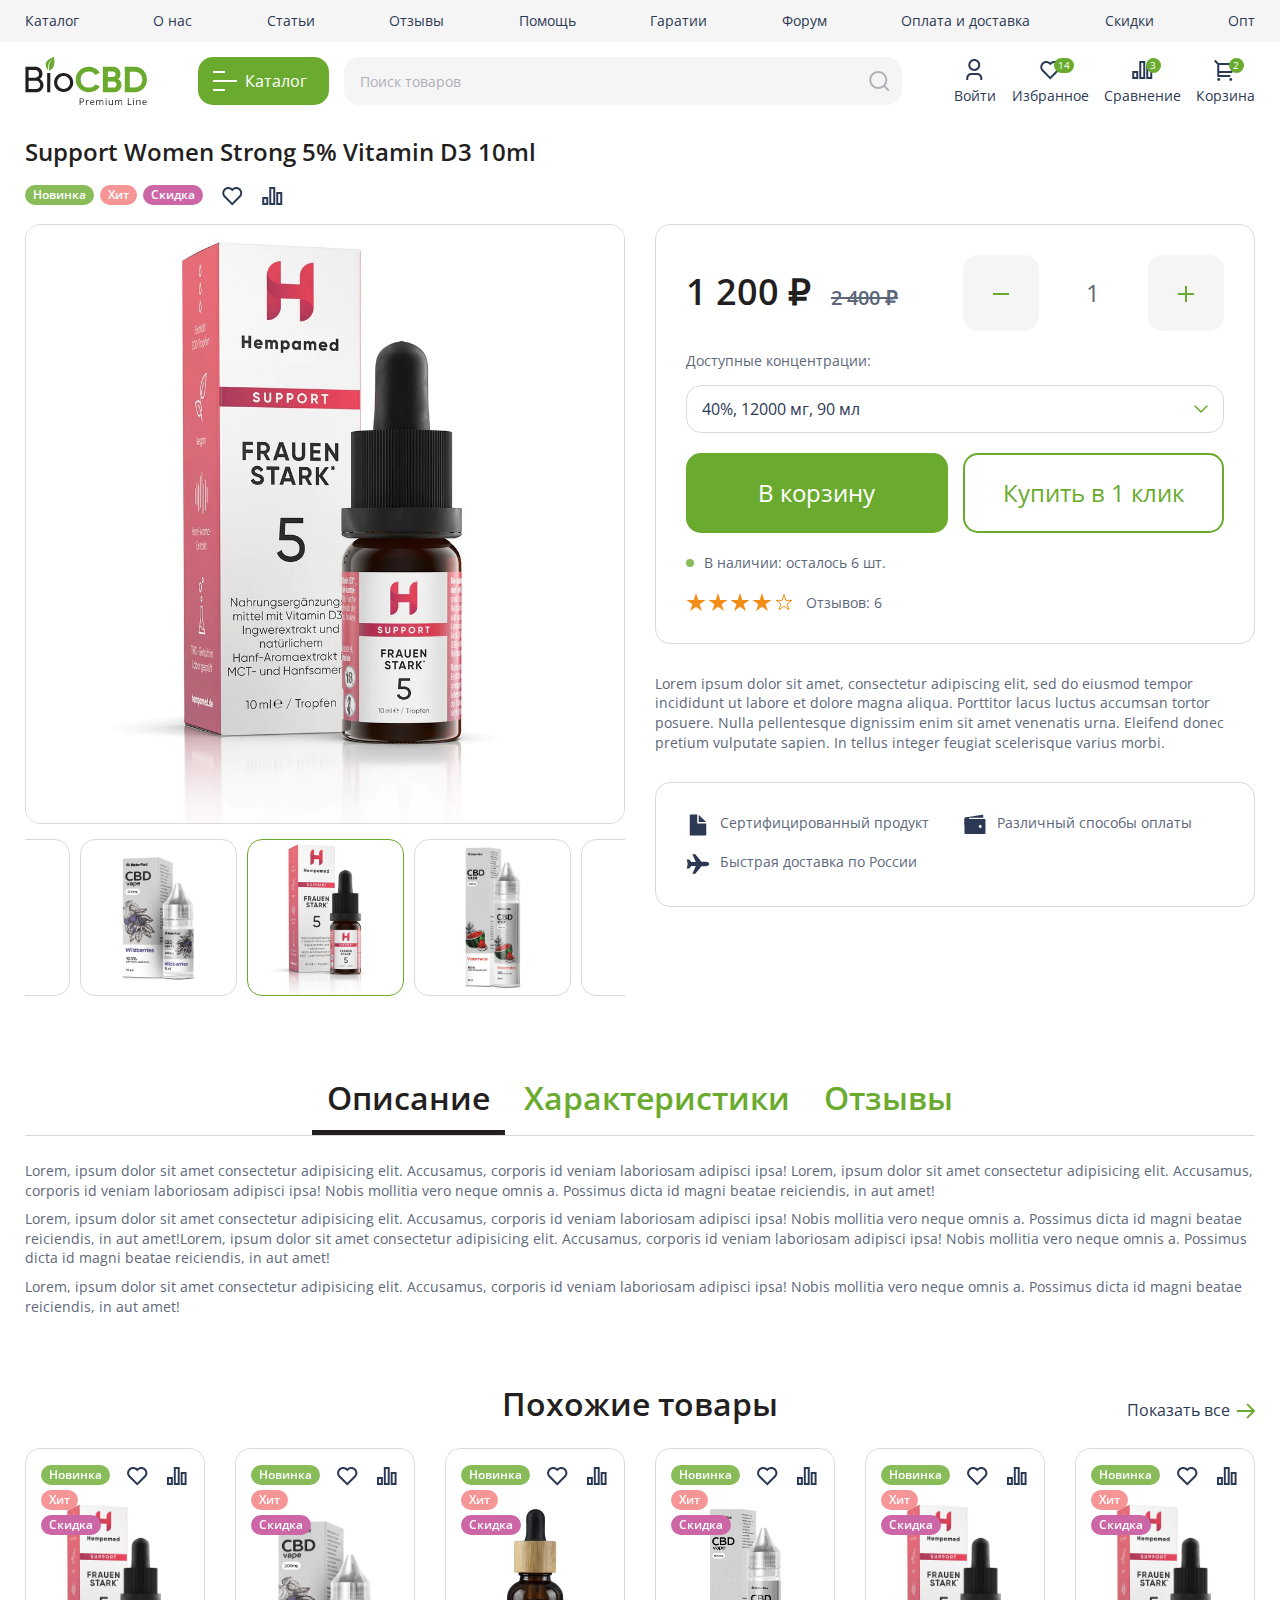
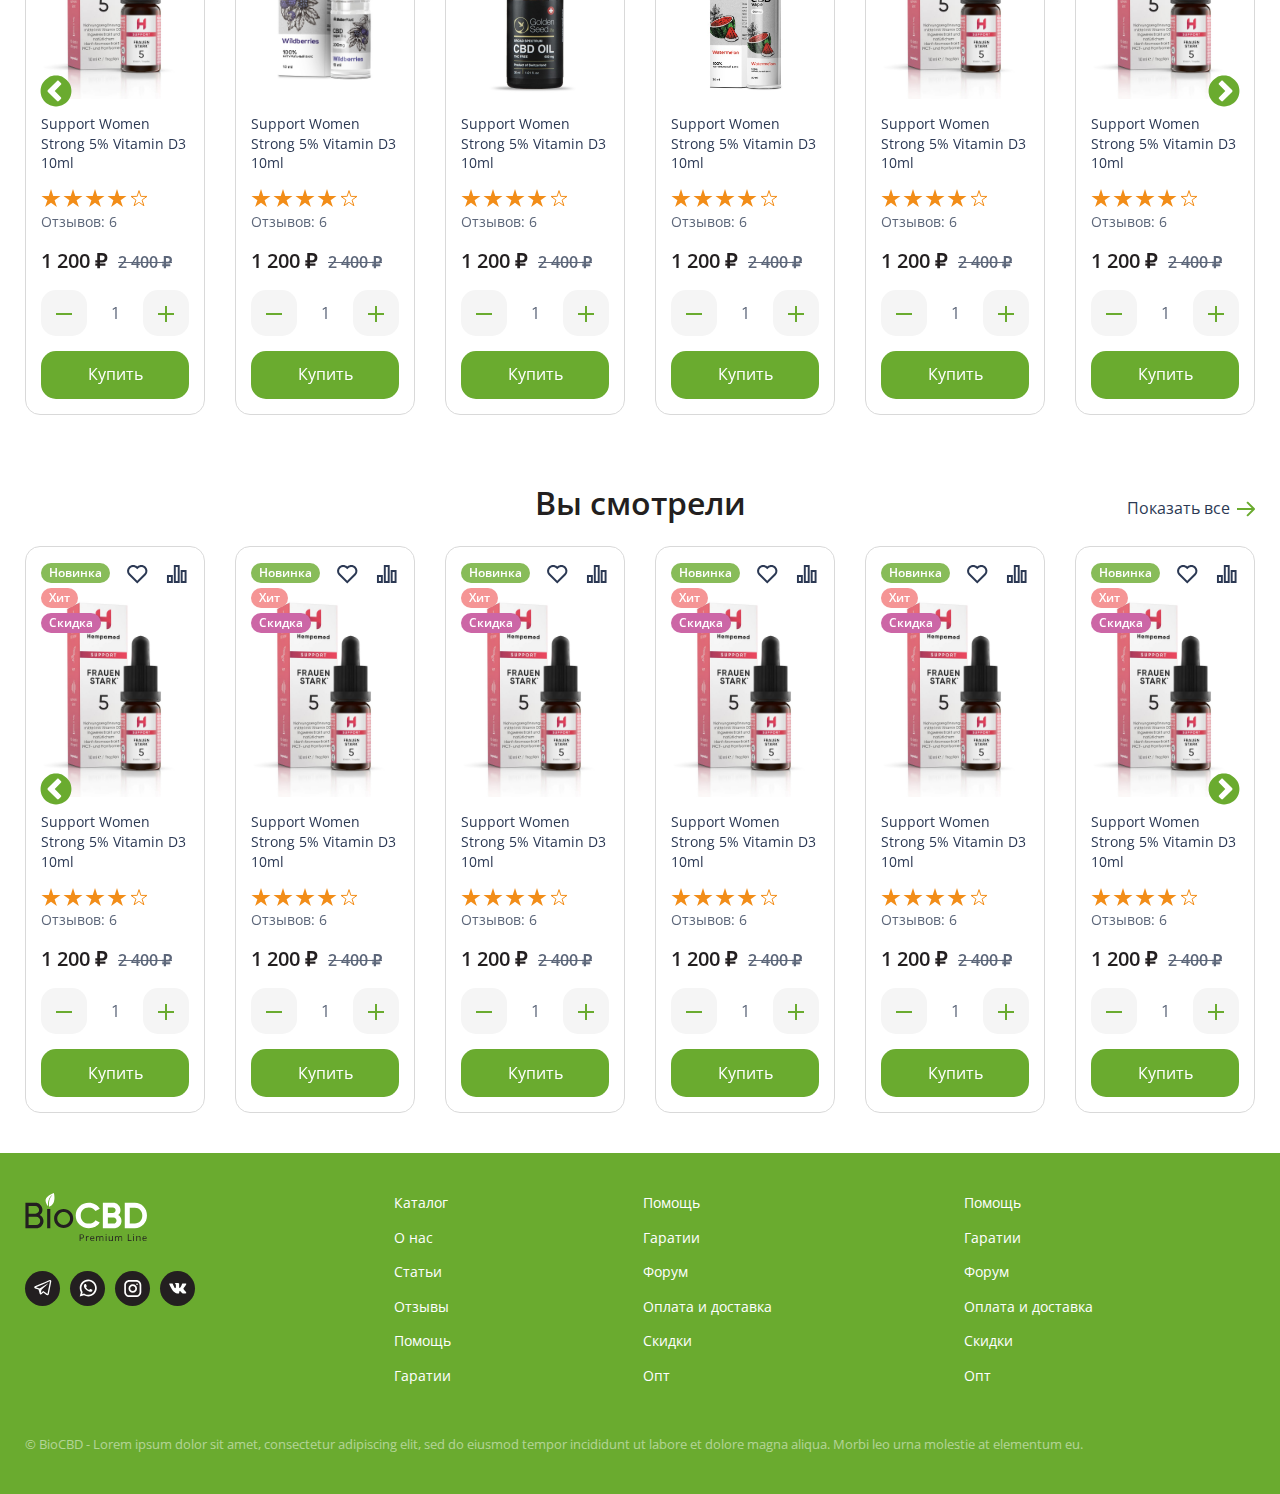
<file: product.html>
<!DOCTYPE html>
<html lang="en">

<head>
    <meta charset="UTF-8">
    <meta http-equiv="X-UA-Compatible" content="IE=edge">
    <meta name="viewport" content="width=device-width, initial-scale=1.0">
    <title>BioCBD</title>
    <link rel="stylesheet" href="css/slick.css">
    <link rel="stylesheet" href="css/slick-theme.css">
    <link rel="stylesheet" href="css/reset.css">
    <link rel="stylesheet" href="css/style.css">
</head>

<body>
    <div class="wrapper">
        <header class="header">
            <div class="header__top-panel">
                <div class="header__container header__top-panel-container container">
                    <div class="header__top-panel-back"></div>
                    <div class="header__burger">
                        <span></span>
                    </div>
                    <nav class="header__menu">
                        <ul class="header__list">
                            <li>
                                <a href="#" class="header__link">Каталог</a>
                            </li>
                            <li>
                                <a href="#" class="header__link">О нас</a>
                            </li>
                            <li>
                                <a href="#" class="header__link">Статьи</a>
                            </li>
                            <li>
                                <a href="#" class="header__link">Отзывы</a>
                            </li>
                            <li>
                                <a href="#" class="header__link">Помощь</a>
                            </li>
                            <li>
                                <a href="#" class="header__link">Гаратии</a>
                            </li>
                            <li>
                                <a href="#" class="header__link">Форум</a>
                            </li>
                            <li>
                                <a href="#" class="header__link">Оплата и доставка</a>
                            </li>
                            <li>
                                <a href="#" class="header__link">Скидки</a>
                            </li>
                            <li>
                                <a href="#" class="header__link">Опт</a>
                            </li>
                        </ul>
                    </nav>
                </div>
            </div>
            <div class="header__main-panel">
                <div class="header__container header__main-panel-container container">
                    <div class="header__logo logo">
                        <a class="logo__link" href="#">
                            <img class="logo__img" src="img/logo-header.svg" alt="Logo">
                        </a>
                    </div>
                    <div class="header__catalog-menu catalog-menu">
                        <a class="catalog-menu__btn" href="#">
                            <div class="catalog-menu__burger">
                                <span></span>
                            </div>
                            <span class="catalog-menu__title">Каталог</span>
                        </a>
                        <div class="catalog-menu__popup-menu">
                            <div class="catalog-menu__container container">
                                <div class="catalog-menu__item">
                                    <div class="catalog-menu__list-title">Спреи</div>
                                    <ul class="catalog-menu__list">
                                        <li>
                                            <a href="#" class="catalog-menu__link">Lorem item 1</a>
                                        </li>
                                        <li>
                                            <a href="#" class="catalog-menu__link">Lorem item 2</a>
                                        </li>
                                        <li>
                                            <a href="#" class="catalog-menu__link">Lorem item 3</a>
                                        </li>
                                        <li>
                                            <a href="#" class="catalog-menu__link">Lorem item 4</a>
                                        </li>
                                        <li>
                                            <a href="#" class="catalog-menu__link">Lorem item 5</a>
                                        </li>
                                        <li>
                                            <a href="#" class="catalog-menu__link">Lorem item 6</a>
                                        </li>
                                        <li>
                                            <a href="#" class="catalog-menu__link">Lorem item 7</a>
                                        </li>
                                        <li>
                                            <a href="#" class="catalog-menu__link">Lorem item 8</a>
                                        </li>
                                        <li>
                                            <a href="#" class="catalog-menu__link">Lorem item 9</a>
                                        </li>
                                        <li>
                                            <a href="#" class="catalog-menu__link">Lorem item 10</a>
                                        </li>
                                        <li>
                                            <a href="#" class="catalog-menu__link">Lorem item 11</a>
                                        </li>
                                        <li>
                                            <a href="#" class="catalog-menu__link">Lorem item 12</a>
                                        </li>
                                        <li>
                                            <a href="#" class="catalog-menu__link">Lorem item 13</a>
                                        </li>
                                        <li>
                                            <a href="#" class="catalog-menu__link">Lorem item 14</a>
                                        </li>
                                        <li>
                                            <a href="#" class="catalog-menu__link">Lorem item 15</a>
                                        </li>
                                    </ul>
                                </div>
                                <div class="catalog-menu__item">
                                    <div class="catalog-menu__list-title">Масла</div>
                                    <ul class="catalog-menu__list">
                                        <li>
                                            <a href="#" class="catalog-menu__link">Lorem item 1</a>
                                        </li>
                                        <li>
                                            <a href="#" class="catalog-menu__link">Lorem item 2</a>
                                        </li>
                                        <li>
                                            <a href="#" class="catalog-menu__link">Lorem item 3</a>
                                        </li>
                                        <li>
                                            <a href="#" class="catalog-menu__link">Lorem item 4</a>
                                        </li>
                                        <li>
                                            <a href="#" class="catalog-menu__link">Lorem item 5</a>
                                        </li>
                                        <li>
                                            <a href="#" class="catalog-menu__link">Lorem item 6</a>
                                        </li>
                                        <li>
                                            <a href="#" class="catalog-menu__link">Lorem item 7</a>
                                        </li>
                                        <li>
                                            <a href="#" class="catalog-menu__link">Lorem item 8</a>
                                        </li>
                                        <li>
                                            <a href="#" class="catalog-menu__link">Lorem item 9</a>
                                        </li>
                                        <li>
                                            <a href="#" class="catalog-menu__link">Lorem item 10</a>
                                        </li>
                                        <li>
                                            <a href="#" class="catalog-menu__link">Lorem item 11</a>
                                        </li>
                                        <li>
                                            <a href="#" class="catalog-menu__link">Lorem item 12</a>
                                        </li>
                                        <li>
                                            <a href="#" class="catalog-menu__link">Lorem item 13</a>
                                        </li>
                                        <li>
                                            <a href="#" class="catalog-menu__link">Lorem item 14</a>
                                        </li>
                                    </ul>
                                </div>
                            </div>
                        </div>
                    </div>

                    <div class="header__search search">
                        <div class="search__container">
                            <form class="search__form" action="#" method="get">
                                <input class="search__input" type="text" placeholder="Поиск товаров" value="">
                                <button class="search__btn" type="submit"></button>
                            </form>
                        </div>
                    </div>

                    <div class="header__actions actions">
                        <div class="actions__container">
                            <a href="#" class="actions__btn">
                                <span class="actions__btn-ico actions__btn-ico-user"></span>
                                <span class="actions__title">Войти</span>
                            </a>
                        </div>
                        <div class="actions__container actions__search">
                            <a href="#" class="actions__btn">
                                <span class="actions__btn-ico actions__btn-ico-search"></span>
                                <span class="actions__title">Поиск</span>
                            </a>
                        </div>
                        <div class="actions__container">
                            <a href="#" class="actions__btn">
                                <span class="actions__btn-ico actions__btn-ico-favorites"></span>
                                <span class="actions__title">Избранное</span>
                                <span class="actions__count">14</span>
                            </a>
                        </div>
                        <div class="actions__container">
                            <a href="#" class="actions__btn">
                                <span class="actions__btn-ico actions__btn-ico-compare"></span>
                                <span class="actions__title">Сравнение</span>
                                <span class="actions__count">3</span>
                            </a>
                        </div>
                        <div class="actions__container">
                            <a href="#" class="actions__btn">
                                <span class="actions__btn-ico actions__btn-ico-cart"></span>
                                <span class="actions__title">Корзина</span>
                                <span class="actions__count">2</span>
                            </a>
                        </div>
                    </div>

                </div>
            </div>
        </header>

        <div class="content">

            <section class="main-product">
                <div class="container">

                    <div class="main-product__title">Support Women Strong 5% Vitamin D3 10ml</div>
                    <div class="main-product__label-container">
                        <div class="main-product__labels">
                            <div class="product-item__label-new">Новинка</div>
                            <div class="product-item__label-bestseller">Хит</div>
                            <div class="product-item__label-discont">Скидка</div>
                        </div>
                        <div class="main-product__actions">
                            <button href="#" class="product-item__favorites-btn"></button>
                            <button href="#" class="product-item__compare-btn"></button>
                        </div>
                    </div>

                    <div class="main-product__card-container">

                        <div class="main-product__photo-container">
                            <div class="slider-for">
                                <div class="slider-for__item"
                                    style="background-image: url('img/product/product-1.jpg')"></div>
                                <div class="slider-for__item"
                                    style="background-image: url('img/product/product-2.jpg')"></div>
                                <div class="slider-for__item"
                                    style="background-image: url('img/product/product-3.jpg')"></div>
                                <div class="slider-for__item"
                                    style="background-image: url('img/product/product-4.jpg')"></div>
                            </div>
                            <div class="slider-nav">
                                <div class="slider-nav__item"
                                    style="background-image: url('img/product/product-1.jpg')"></div>
                                <div class="slider-nav__item"
                                    style="background-image: url('img/product/product-2.jpg')"></div>
                                <div class="slider-nav__item"
                                    style="background-image: url('img/product/product-3.jpg')"></div>
                                <div class="slider-nav__item"
                                    style="background-image: url('img/product/product-4.jpg')"></div>
                            </div>
                        </div>

                        <div class="main-product__info-container">

                            <div class="product-price">

                                <form class="product-price__form">

                                    <div class="product-price__price-container">

                                        <div class="product-price__price product-item__price">
                                            <div class="product-price__new-price product-item__new-price">1 200 ₽</div>
                                            <div class="product-price__old-price product-item__old-price">2 400 ₽</div>
                                        </div>

                                        <div class="product-price__input-number input-number">
                                            <div class="input-number__minus"></div>
                                            <input class="input-number__input" type="text" pattern="^[0-9]+$" value="1">
                                            <div class="input-number__plus"></div>
                                        </div>

                                    </div>

                                    <div class="product-price__type-container">
                                        <p>Доступные концентрации:</p>
                                        <select class="product-price__type sort" name="type">
                                            <option value="type-1">10%, 3000 мг, 30 мл</option>
                                            <option value="type-2">20%, 6000 мг, 50 мл</option>
                                            <option value="type-3">30%, 8000 мг, 70 мл</option>
                                            <option selected value="type-4">40%, 12000 мг, 90 мл</option>
                                        </select>
                                    </div>

                                    <div class="product-price__btn-container">
                                        <button class="product-price__btn product-item__btn">В корзину</button>
                                        <button class="product-price__btn-2 product-item__btn">Купить в 1 клик</button>
                                    </div>
                                </form>

                                <div class="product-price__stock-container">
                                    <div class="product-price__stock"></div>
                                    <div class="product-price__stock-text">В наличии: осталось 6 шт.</div>
                                </div>

                                <div class="product-price__rating">
                                    <div class="product-price__rating-stars rating-stars">
                                        <div class="rating-stars__star"></div>
                                        <div class="rating-stars__star"></div>
                                        <div class="rating-stars__star"></div>
                                        <div class="rating-stars__star"></div>
                                        <div class="rating-stars__star-negative"></div>
                                    </div>
                                    <div class="product-price__rating-text">Отзывов: 6</div>
                                </div>

                            </div>

                            <div class="main-product__text">
                                <p>
                                    Lorem ipsum dolor sit amet, consectetur adipiscing elit, sed do eiusmod tempor
                                    incididunt ut labore et dolore magna aliqua. Porttitor lacus luctus accumsan tortor
                                    posuere. Nulla pellentesque dignissim enim sit amet venenatis urna. Eleifend donec
                                    pretium vulputate sapien. In tellus integer feugiat scelerisque varius morbi.
                                </p>
                            </div>

                            <div class="main-product__advantages-container">
                                <div class="main-product__advantage">
                                    <img src="img/icons/main-product-advantage-01.svg" alt="Icon">
                                    <p>Сертифицированный продукт</p>
                                </div>
                                <div class="main-product__advantage">
                                    <img src="img/icons/main-product-advantage-02.svg" alt="Icon">
                                    <p>Различный способы оплаты</p>
                                </div>
                                <div class="main-product__advantage">
                                    <img src="img/icons/main-product-advantage-03.svg" alt="Icon">
                                    <p>Быстрая доставка по России</p>
                                </div>
                            </div>

                        </div>
                    </div>

                </div>
            </section>

            <section class="tabs">
                <div class="container">

                    <ul class="tabs__accordion">
                        <li class="tabs__content">
                            <a class="tabs__head active" href="#">Описание</a>
                            <section class="tabs__body">
                                <div class="product-description">
                                    <p>
                                        Lorem, ipsum dolor sit amet consectetur adipisicing elit. Accusamus, corporis id
                                        veniam
                                        laboriosam adipisci ipsa! Lorem, ipsum dolor sit amet consectetur adipisicing
                                        elit. Accusamus, corporis id veniam
                                        laboriosam adipisci ipsa! Nobis mollitia vero neque omnis a. Possimus dicta id
                                        magni
                                        beatae reiciendis, in aut amet!
                                    </p>
                                    <p>
                                        Lorem, ipsum dolor sit amet consectetur adipisicing elit. Accusamus, corporis id
                                        veniam
                                        laboriosam adipisci ipsa! Nobis mollitia vero neque omnis a. Possimus dicta id
                                        magni
                                        beatae reiciendis, in aut amet!Lorem, ipsum dolor sit amet consectetur
                                        adipisicing
                                        elit. Accusamus, corporis id veniam
                                        laboriosam adipisci ipsa! Nobis mollitia vero neque omnis a. Possimus dicta id
                                        magni
                                        beatae reiciendis, in aut amet!
                                    </p>
                                    <p>
                                        Lorem, ipsum dolor sit amet consectetur adipisicing elit. Accusamus, corporis id
                                        veniam
                                        laboriosam adipisci ipsa! Nobis mollitia vero neque omnis a. Possimus dicta id
                                        magni
                                        beatae reiciendis, in aut amet!
                                    </p>
                                </div>
                            </section>
                        </li>
                        <li class="tabs__content">
                            <a class="tabs__head" href="#">Характеристики</a>
                            <section class="tabs__body">
                                <div class="product-features">
                                    <div class="product-features__item">
                                        <div class="product-features__item-title">Lorem ipsum dolor sit.</div>
                                        <div class="product-features__item-text">Lorem, ipsum dolor.</div>
                                    </div>
                                    <div class="product-features__item">
                                        <div class="product-features__item-title">Lorem ipsum dolor sit amet
                                            consectetur.</div>
                                        <div class="product-features__item-text">Lorem, ipsum.</div>
                                    </div>
                                    <div class="product-features__item">
                                        <div class="product-features__item-title">Lorem ipsum dolor sit amet.</div>
                                        <div class="product-features__item-text">Lorem ipsum dolor sit amet consectetur
                                            adipisicing.</div>
                                    </div>
                                    <div class="product-features__item">
                                        <div class="product-features__item-title">Lorem, ipsum dolor.</div>
                                        <div class="product-features__item-text">Lorem ipsum dolor sit.</div>
                                    </div>
                                    <div class="product-features__item">
                                        <div class="product-features__item-title">Lorem ipsum, dolor sit amet
                                            consectetur adipisicing elit.</div>
                                        <div class="product-features__item-text">Lorem, ipsum dolor sit amet consectetur
                                            adipisicing elit. Vero, odio!</div>
                                    </div>
                                    <div class="product-features__item">
                                        <div class="product-features__item-title">Lorem.</div>
                                        <div class="product-features__item-text">Lorem, ipsum.</div>
                                    </div>
                                    <div class="product-features__item">
                                        <div class="product-features__item-title">Lorem ipsum dolor sit amet
                                            consectetur.</div>
                                        <div class="product-features__item-text">Lorem, ipsum dolor sit amet consectetur
                                            adipisicing elit. Ducimus possimus necessitatibus voluptatem quo laboriosam,
                                            fugiat aperiam.</div>
                                    </div>
                                    <div class="product-features__item">
                                        <div class="product-features__item-title">Lorem ipsum dolor sit.</div>
                                        <div class="product-features__item-text">Lorem, ipsum.</div>
                                    </div>
                                    <div class="product-features__item">
                                        <div class="product-features__item-title">Lorem, ipsum.</div>
                                        <div class="product-features__item-text">Lorem.</div>
                                    </div>
                                </div>
                            </section>
                        </li>
                        <li class="tabs__content">
                            <a class="tabs__head" href="#">Отзывы</a>

                            <section class="product-reviews main-site-reviews">
                                <div class="main-site-reviews__container container">

                                    <div class="main-site-reviews__rating-container">
                                        <div class="main-site-reviews__user-rating users-rating">
                                            <div class="users-rating__title">Оцените товар</div>

                                            <div class="users-rating__raiting-container users-rating__all">
                                                <div class="rating-stars rating-stars__users-rating">
                                                    <div class="rating-stars__star"></div>
                                                    <div class="rating-stars__star"></div>
                                                    <div class="rating-stars__star"></div>
                                                    <div class="rating-stars__star"></div>
                                                    <div class="rating-stars__star-negative"></div>
                                                </div>
                                                <div class="users-rating__all-text">
                                                    <p>Всего: 69</p>
                                                </div>
                                            </div>

                                            <div class="users-rating__raiting-container users-rating__five">
                                                <div class="rating-stars rating-stars__users-rating">
                                                    <div class="rating-stars__star"></div>
                                                    <div class="rating-stars__star"></div>
                                                    <div class="rating-stars__star"></div>
                                                    <div class="rating-stars__star"></div>
                                                    <div class="rating-stars__star"></div>
                                                </div>
                                                <div class="users-rating__text">
                                                    <p>Отзывов: 66</p>
                                                </div>
                                            </div>

                                            <div class="users-rating__raiting-container users-rating__four">
                                                <div class="rating-stars rating-stars__users-rating">
                                                    <div class="rating-stars__star"></div>
                                                    <div class="rating-stars__star"></div>
                                                    <div class="rating-stars__star"></div>
                                                    <div class="rating-stars__star"></div>
                                                    <div class="rating-stars__star-negative"></div>
                                                </div>
                                                <div class="users-rating__text">
                                                    <p>Отзывов: 2</p>
                                                </div>
                                            </div>

                                            <div class="users-rating__raiting-container users-rating__three">
                                                <div class="rating-stars rating-stars__users-rating">
                                                    <div class="rating-stars__star"></div>
                                                    <div class="rating-stars__star"></div>
                                                    <div class="rating-stars__star"></div>
                                                    <div class="rating-stars__star-negative"></div>
                                                    <div class="rating-stars__star-negative"></div>
                                                </div>
                                                <div class="users-rating__text">
                                                    <p>Отзывов: 1</p>
                                                </div>
                                            </div>

                                            <div class="users-rating__raiting-container users-rating__two">
                                                <div class="rating-stars rating-stars__users-rating">
                                                    <div class="rating-stars__star"></div>
                                                    <div class="rating-stars__star"></div>
                                                    <div class="rating-stars__star-negative"></div>
                                                    <div class="rating-stars__star-negative"></div>
                                                    <div class="rating-stars__star-negative"></div>
                                                </div>
                                                <div class="users-rating__text">
                                                    <p>Отзывов: 0</p>
                                                </div>
                                            </div>

                                            <div class="users-rating__raiting-container users-rating__one">
                                                <div class="rating-stars rating-stars__users-rating">
                                                    <div class="rating-stars__star"></div>
                                                    <div class="rating-stars__star-negative"></div>
                                                    <div class="rating-stars__star-negative"></div>
                                                    <div class="rating-stars__star-negative"></div>
                                                    <div class="rating-stars__star-negative"></div>
                                                </div>
                                                <div class="users-rating__text">
                                                    <p>Отзывов: 0</p>
                                                </div>
                                            </div>

                                        </div>

                                        <div class="main-site-reviews__form-content">
                                            <form class="main-site-reviews__comment-form comment-form" action="#"
                                                method="get">

                                                <div class="comment-form__title-container">
                                                    <div class="comment-form__text comment-form__text--stars">
                                                        <p>Оцените нас:</p>
                                                    </div>
                                                    <div class="rating-stars">
                                                        <div class="rating-stars__star"></div>
                                                        <div class="rating-stars__star"></div>
                                                        <div class="rating-stars__star"></div>
                                                        <div class="rating-stars__star"></div>
                                                        <div class="rating-stars__star"></div>
                                                    </div>
                                                </div>

                                                <textarea class="comment-form__textarea" placeholder="Ваш комментарий"
                                                    name="article-comment"></textarea>

                                                <button class="comment-form__btn" type="submit">Отправить</button>

                                            </form>
                                        </div>
                                    </div>

                                    <div class="main-site-reviews__comments-content">

                                        <div class="main-site-reviews__sort-container">
                                            <select class="sort" name="sort">
                                                <option value="new">Сначала новые</option>
                                                <option value="old">Сначала старые</option>
                                                <option value="popular">Сначала популярные</option>
                                                <option selected value="rating">Сначала с высоким рейтингом</option>
                                            </select>
                                        </div>

                                        <div class="main-site-reviews__acticles-container">

                                            <div class="main-site-reviews__article-comment article-comment">
                                                <div class="article-comment__content">
                                                    <div
                                                        class="article-comment__top-content article-comment__top-content--stars">
                                                        <div class="article-comment__info">
                                                            <div class="article-comment__name">Дональд Трамп</div>
                                                            <div class="article-comment__date">13.12.22</div>
                                                        </div>

                                                        <div class="rating-stars">
                                                            <div class="rating-stars__star"></div>
                                                            <div class="rating-stars__star"></div>
                                                            <div class="rating-stars__star"></div>
                                                            <div class="rating-stars__star"></div>
                                                            <div class="rating-stars__star-negative"></div>
                                                        </div>

                                                    </div>
                                                    <div class="article-comment__text-content">
                                                        <p>
                                                            Lorem ipsum dolor sit amet, consectetur adipiscing elit, sed
                                                            do eiusmod
                                                            tempor
                                                            incididunt ut labore et dolore magna aliqua. Porttitor lacus
                                                            luctus accumsan
                                                            tortor posuere. Nulla pellentesque dignissim enim sit amet
                                                            venenatis urna.
                                                            Eleifend donec pretium vulputate sapien. In tellus integer
                                                            feugiat
                                                            scelerisque
                                                            varius morbi. Egestas erat imperdiet sed euismod nisi. Sem
                                                            viverra aliquet
                                                            eget
                                                            sit amet tellus cras. Sapien nec sagittis aliquam malesuada
                                                            bibendum arcu
                                                            vitae
                                                        </p>
                                                    </div>
                                                </div>
                                            </div>

                                            <div class="main-site-reviews__article-comment article-comment">
                                                <div class="article-comment__content">
                                                    <div
                                                        class="article-comment__top-content article-comment__top-content--stars">
                                                        <div class="article-comment__info">
                                                            <div class="article-comment__name">Джордж Буш</div>
                                                            <div class="article-comment__date">10.10.22</div>
                                                        </div>

                                                        <div class="rating-stars">
                                                            <div class="rating-stars__star"></div>
                                                            <div class="rating-stars__star"></div>
                                                            <div class="rating-stars__star"></div>
                                                            <div class="rating-stars__star"></div>
                                                            <div class="rating-stars__star-negative"></div>
                                                        </div>

                                                    </div>
                                                    <div class="article-comment__text-content">
                                                        <p>
                                                            Lorem ipsum dolor sit amet, consectetur adipiscing elit, sed
                                                            do eiusmod
                                                            tempor
                                                            incididunt ut labore et dolore magna aliqua.
                                                        </p>
                                                    </div>
                                                </div>
                                            </div>

                                            <div class="main-site-reviews__article-comment article-comment">
                                                <div class="article-comment__content">
                                                    <div
                                                        class="article-comment__top-content article-comment__top-content--stars">
                                                        <div class="article-comment__info">
                                                            <div class="article-comment__name">Барак Обама</div>
                                                            <div class="article-comment__date">10.10.22</div>
                                                        </div>
                                                        <div class="rating-stars">
                                                            <div class="rating-stars__star"></div>
                                                            <div class="rating-stars__star"></div>
                                                            <div class="rating-stars__star"></div>
                                                            <div class="rating-stars__star"></div>
                                                            <div class="rating-stars__star"></div>
                                                        </div>

                                                    </div>
                                                    <div class="article-comment__text-content">
                                                        <p>
                                                            Lorem ipsum dolor sit amet, consectetur adipiscing elit, sed
                                                            do eiusmod
                                                            tempor
                                                            incididunt ut labore et dolore magna aliqua. Porttitor lacus
                                                            luctus accumsan
                                                            tortor posuere. Nulla pellentesque dignissim enim sit amet
                                                            venenatis urna.
                                                        </p>
                                                    </div>
                                                </div>
                                            </div>

                                            <div class="main-site-reviews__article-comment article-comment">
                                                <div class="article-comment__content">
                                                    <div
                                                        class="article-comment__top-content article-comment__top-content--stars">
                                                        <div class="article-comment__info">
                                                            <div class="article-comment__name">Илон Макс</div>
                                                            <div class="article-comment__date">10.10.22</div>
                                                        </div>
                                                        <div class="rating-stars">
                                                            <div class="rating-stars__star"></div>
                                                            <div class="rating-stars__star"></div>
                                                            <div class="rating-stars__star"></div>
                                                            <div class="rating-stars__star"></div>
                                                            <div class="rating-stars__star-negative"></div>
                                                        </div>

                                                    </div>
                                                    <div class="article-comment__text-content">
                                                        <p>
                                                            Lorem ipsum dolor sit amet, consectetur adipiscing elit, sed
                                                            do eiusmod
                                                            tempor
                                                            incididunt ut labore et dolore magna aliqua. Porttitor lacus
                                                            luctus accumsan
                                                            tortor posuere. Nulla pellentesque dignissim enim sit amet
                                                            venenatis urna.
                                                            Eleifend donec pretium vulputate sapien. In tellus integer
                                                            feugiat
                                                            scelerisque
                                                            varius morbi. Egestas erat imperdiet sed euismod nisi. Sem
                                                            viverra aliquet
                                                            eget
                                                            sit amet tellus cras. Sapien nec sagittis aliquam malesuada
                                                            bibendum arcu
                                                            vitae
                                                        </p>
                                                        <p>
                                                            Lorem ipsum dolor sit amet, consectetur adipiscing elit, sed
                                                            do eiusmod
                                                            tempor
                                                            incididunt ut labore et dolore magna aliqua. Porttitor lacus
                                                            luctus accumsan
                                                            tortor posuere.
                                                        </p>
                                                    </div>
                                                </div>
                                            </div>

                                            <div class="main-site-reviews__article-comment article-comment">
                                                <div class="article-comment__content">
                                                    <div
                                                        class="article-comment__top-content article-comment__top-content--stars">
                                                        <div class="article-comment__info">
                                                            <div class="article-comment__name">Бил Клинтон</div>
                                                            <div class="article-comment__date">14.10.22</div>
                                                        </div>
                                                        <div class="rating-stars">
                                                            <div class="rating-stars__star"></div>
                                                            <div class="rating-stars__star"></div>
                                                            <div class="rating-stars__star"></div>
                                                            <div class="rating-stars__star"></div>
                                                            <div class="rating-stars__star"></div>
                                                        </div>

                                                    </div>
                                                    <div class="article-comment__text-content">
                                                        <p>
                                                            Lorem ipsum dolor sit amet, consectetur adipiscing elit, sed
                                                            do eiusmod
                                                            tempor
                                                            incididunt ut labore et dolore magna aliqua. Porttitor lacus
                                                            luctus accumsan
                                                            tortor posuere. Nulla pellentesque dignissim enim sit amet
                                                            venenatis urna.
                                                            Eleifend donec pretium vulputate sapien. In tellus integer
                                                            feugiat
                                                            scelerisque
                                                            varius morbi. Egestas erat imperdiet sed euismod nisi. Sem
                                                            viverra aliquet
                                                            eget
                                                            sit amet tellus cras. Sapien nec sagittis aliquam malesuada
                                                            bibendum arcu
                                                            vitae
                                                        </p>
                                                    </div>
                                                </div>
                                            </div>

                                            <div class="main-site-reviews__article-comment article-comment">
                                                <div class="article-comment__content">
                                                    <div
                                                        class="article-comment__top-content article-comment__top-content--stars">
                                                        <div class="article-comment__info">
                                                            <div class="article-comment__name">Томас Кук</div>
                                                            <div class="article-comment__date">10.10.22</div>
                                                        </div>
                                                        <div class="rating-stars">
                                                            <div class="rating-stars__star"></div>
                                                            <div class="rating-stars__star"></div>
                                                            <div class="rating-stars__star"></div>
                                                            <div class="rating-stars__star"></div>
                                                            <div class="rating-stars__star"></div>
                                                        </div>

                                                    </div>
                                                    <div class="article-comment__text-content">
                                                        <p>
                                                            Lorem ipsum dolor sit amet, consectetur adipiscing elit, sed
                                                            do eiusmod
                                                            tempor
                                                            incididunt ut labore et dolore magna aliqua. Porttitor lacus
                                                            luctus accumsan
                                                            tortor posuere. Nulla pellentesque dignissim enim sit amet
                                                            venenatis urna.
                                                            Eleifend donec pretium vulputate sapien. In tellus integer
                                                            feugiat
                                                            scelerisque
                                                            varius morbi. Egestas erat imperdiet sed euismod nisi. Sem
                                                            viverra aliquet
                                                            eget
                                                            sit amet tellus cras. Sapien nec sagittis aliquam malesuada
                                                            bibendum arcu
                                                            vitae
                                                        </p>
                                                        <p>
                                                            Lorem ipsum dolor sit amet, consectetur adipiscing elit, sed
                                                            do eiusmod
                                                            tempor
                                                            incididunt ut labore et dolore magna aliqua. Porttitor lacus
                                                            luctus accumsan
                                                            tortor posuere. Nulla pellentesque dignissim enim sit amet
                                                            venenatis urna.
                                                            Eleifend donec pretium vulputate sapien. In tellus integer
                                                            feugiat
                                                            scelerisque
                                                            varius morbi. Egestas erat imperdiet sed euismod nisi. Sem
                                                            viverra aliquet
                                                            eget
                                                            sit amet tellus cras. Sapien nec sagittis aliquam malesuada
                                                            bibendum arcu
                                                            vitae
                                                        </p>
                                                    </div>
                                                </div>
                                            </div>

                                        </div>

                                        <div class="main-site-reviews__more-link">
                                            <a href="#" class="more-link"><span>+</span> Показать еще</a>
                                        </div>
                                    </div>

                                </div>

                            </section>
                        </li>
                    </ul>

                </div>
            </section>

            <section class="similar-products bestsellers">
                <div class="bestsellers__container container">
                    <div class="bestsellers__title-right title-right">
                        <h2>Похожие товары</h2>
                        <a href="#">Показать все</a>
                    </div>
                    <div class="bestsellers__slider">

                        <div class="bestsellers__slide product-item__slide">
                            <div class="product-item">
                                <div class="product-item__photo-container">
                                    <a class="product-item__photo-link" href="#">
                                        <div class="product-item__photo">
                                            <img src="img/product/product-1.jpg" alt="Product">
                                        </div>
                                    </a>
                                    <a class="product-item__quick-view" href="#">Быстрый просмотр</a>
                                </div>
                                <div class="product-item__title">
                                    <a class="product-item__title-link" href="#">Support Women Strong 5% Vitamin D3
                                        10ml</a>
                                </div>
                                <div class="product-item__rating">
                                    <div class="product-item__rating-stars rating-stars">
                                        <div class="rating-stars__star"></div>
                                        <div class="rating-stars__star"></div>
                                        <div class="rating-stars__star"></div>
                                        <div class="rating-stars__star"></div>
                                        <div class="rating-stars__star-negative"></div>
                                    </div>
                                    <div class="product-item__rating-text">Отзывов: 6</div>
                                </div>
                                <form class="product-item__form">
                                    <div class="product-item__price">
                                        <div class="product-item__new-price">1 200 ₽</div>
                                        <div class="product-item__old-price">2 400 ₽</div>
                                    </div>
                                    <div class="product-item__input-number input-number">
                                        <div class="input-number__minus"></div>
                                        <input class="input-number__input" type="text" pattern="^[0-9]+$" value="1">
                                        <div class="input-number__plus"></div>
                                    </div>
                                    <button class="product-item__btn">Купить</button>
                                </form>
                                <div class="product-item__labels">
                                    <div class="product-item__label-new">Новинка</div>
                                    <div class="product-item__label-bestseller">Хит</div>
                                    <div class="product-item__label-discont">Скидка</div>
                                </div>
                                <div class="product-item__actions">
                                    <button href="#" class="product-item__favorites-btn"></button>
                                    <button href="#" class="product-item__compare-btn"></button>
                                </div>
                            </div>
                        </div>

                        <div class="bestsellers__slide product-item__slide">
                            <div class="product-item">
                                <div class="product-item__photo-container">
                                    <a class="product-item__photo-link" href="#">
                                        <div class="product-item__photo">
                                            <img src="img/product/product-4.jpg" alt="Product">
                                        </div>
                                    </a>
                                    <a class="product-item__quick-view" href="#">Быстрый просмотр</a>
                                </div>
                                <div class="product-item__title">
                                    <a class="product-item__title-link" href="#">Support Women Strong 5% Vitamin D3
                                        10ml</a>
                                </div>
                                <div class="product-item__rating">
                                    <div class="product-item__rating-stars rating-stars">
                                        <div class="rating-stars__star"></div>
                                        <div class="rating-stars__star"></div>
                                        <div class="rating-stars__star"></div>
                                        <div class="rating-stars__star"></div>
                                        <div class="rating-stars__star-negative"></div>
                                    </div>
                                    <div class="product-item__rating-text">Отзывов: 6</div>
                                </div>
                                <form class="product-item__form">
                                    <div class="product-item__price">
                                        <div class="product-item__new-price">1 200 ₽</div>
                                        <div class="product-item__old-price">2 400 ₽</div>
                                    </div>
                                    <div class="product-item__input-number input-number">
                                        <div class="input-number__minus"></div>
                                        <input class="input-number__input" type="text" pattern="^[0-9]+$" value="1">
                                        <div class="input-number__plus"></div>
                                    </div>
                                    <button class="product-item__btn">Купить</button>
                                </form>
                                <div class="product-item__labels">
                                    <div class="product-item__label-new">Новинка</div>
                                    <div class="product-item__label-bestseller">Хит</div>
                                    <div class="product-item__label-discont">Скидка</div>
                                </div>
                                <div class="product-item__actions">
                                    <button href="#" class="product-item__favorites-btn"></button>
                                    <button href="#" class="product-item__compare-btn"></button>
                                </div>
                            </div>
                        </div>

                        <div class="bestsellers__slide product-item__slide">
                            <div class="product-item">
                                <div class="product-item__photo-container">
                                    <a class="product-item__photo-link" href="#">
                                        <div class="product-item__photo">
                                            <img src="img/product/product-3.jpg" alt="Product">
                                        </div>
                                    </a>
                                    <a class="product-item__quick-view" href="#">Быстрый просмотр</a>
                                </div>
                                <div class="product-item__title">
                                    <a class="product-item__title-link" href="#">Support Women Strong 5% Vitamin D3
                                        10ml</a>
                                </div>
                                <div class="product-item__rating">
                                    <div class="product-item__rating-stars rating-stars">
                                        <div class="rating-stars__star"></div>
                                        <div class="rating-stars__star"></div>
                                        <div class="rating-stars__star"></div>
                                        <div class="rating-stars__star"></div>
                                        <div class="rating-stars__star-negative"></div>
                                    </div>
                                    <div class="product-item__rating-text">Отзывов: 6</div>
                                </div>
                                <form class="product-item__form">
                                    <div class="product-item__price">
                                        <div class="product-item__new-price">1 200 ₽</div>
                                        <div class="product-item__old-price">2 400 ₽</div>
                                    </div>
                                    <div class="product-item__input-number input-number">
                                        <div class="input-number__minus"></div>
                                        <input class="input-number__input" type="text" pattern="^[0-9]+$" value="1">
                                        <div class="input-number__plus"></div>
                                    </div>
                                    <button class="product-item__btn">Купить</button>
                                </form>
                                <div class="product-item__labels">
                                    <div class="product-item__label-new">Новинка</div>
                                    <div class="product-item__label-bestseller">Хит</div>
                                    <div class="product-item__label-discont">Скидка</div>
                                </div>
                                <div class="product-item__actions">
                                    <button href="#" class="product-item__favorites-btn"></button>
                                    <button href="#" class="product-item__compare-btn"></button>
                                </div>
                            </div>
                        </div>

                        <div class="bestsellers__slide product-item__slide">
                            <div class="product-item">
                                <div class="product-item__photo-container">
                                    <a class="product-item__photo-link" href="#">
                                        <div class="product-item__photo">
                                            <img src="img/product/product-2.jpg" alt="Product">
                                        </div>
                                    </a>
                                    <a class="product-item__quick-view" href="#">Быстрый просмотр</a>
                                </div>
                                <div class="product-item__title">
                                    <a class="product-item__title-link" href="#">Support Women Strong 5% Vitamin D3
                                        10ml</a>
                                </div>
                                <div class="product-item__rating">
                                    <div class="product-item__rating-stars rating-stars">
                                        <div class="rating-stars__star"></div>
                                        <div class="rating-stars__star"></div>
                                        <div class="rating-stars__star"></div>
                                        <div class="rating-stars__star"></div>
                                        <div class="rating-stars__star-negative"></div>
                                    </div>
                                    <div class="product-item__rating-text">Отзывов: 6</div>
                                </div>
                                <form class="product-item__form">
                                    <div class="product-item__price">
                                        <div class="product-item__new-price">1 200 ₽</div>
                                        <div class="product-item__old-price">2 400 ₽</div>
                                    </div>
                                    <div class="product-item__input-number input-number">
                                        <div class="input-number__minus"></div>
                                        <input class="input-number__input" type="text" pattern="^[0-9]+$" value="1">
                                        <div class="input-number__plus"></div>
                                    </div>
                                    <button class="product-item__btn">Купить</button>
                                </form>
                                <div class="product-item__labels">
                                    <div class="product-item__label-new">Новинка</div>
                                    <div class="product-item__label-bestseller">Хит</div>
                                    <div class="product-item__label-discont">Скидка</div>
                                </div>
                                <div class="product-item__actions">
                                    <button href="#" class="product-item__favorites-btn"></button>
                                    <button href="#" class="product-item__compare-btn"></button>
                                </div>
                            </div>
                        </div>

                        <div class="bestsellers__slide product-item__slide">
                            <div class="product-item">
                                <div class="product-item__photo-container">
                                    <a class="product-item__photo-link" href="#">
                                        <div class="product-item__photo">
                                            <img src="img/product/product-1.jpg" alt="Product">
                                        </div>
                                    </a>
                                    <a class="product-item__quick-view" href="#">Быстрый просмотр</a>
                                </div>
                                <div class="product-item__title">
                                    <a class="product-item__title-link" href="#">Support Women Strong 5% Vitamin D3
                                        10ml</a>
                                </div>
                                <div class="product-item__rating">
                                    <div class="product-item__rating-stars rating-stars">
                                        <div class="rating-stars__star"></div>
                                        <div class="rating-stars__star"></div>
                                        <div class="rating-stars__star"></div>
                                        <div class="rating-stars__star"></div>
                                        <div class="rating-stars__star-negative"></div>
                                    </div>
                                    <div class="product-item__rating-text">Отзывов: 6</div>
                                </div>
                                <form class="product-item__form">
                                    <div class="product-item__price">
                                        <div class="product-item__new-price">1 200 ₽</div>
                                        <div class="product-item__old-price">2 400 ₽</div>
                                    </div>
                                    <div class="product-item__input-number input-number">
                                        <div class="input-number__minus"></div>
                                        <input class="input-number__input" type="text" pattern="^[0-9]+$" value="1">
                                        <div class="input-number__plus"></div>
                                    </div>
                                    <button class="product-item__btn">Купить</button>
                                </form>
                                <div class="product-item__labels">
                                    <div class="product-item__label-new">Новинка</div>
                                    <div class="product-item__label-bestseller">Хит</div>
                                    <div class="product-item__label-discont">Скидка</div>
                                </div>
                                <div class="product-item__actions">
                                    <button href="#" class="product-item__favorites-btn"></button>
                                    <button href="#" class="product-item__compare-btn"></button>
                                </div>
                            </div>
                        </div>

                        <div class="bestsellers__slide product-item__slide">
                            <div class="product-item">
                                <div class="product-item__photo-container">
                                    <a class="product-item__photo-link" href="#">
                                        <div class="product-item__photo">
                                            <img src="img/product/product-1.jpg" alt="Product">
                                        </div>
                                    </a>
                                    <a class="product-item__quick-view" href="#">Быстрый просмотр</a>
                                </div>
                                <div class="product-item__title">
                                    <a class="product-item__title-link" href="#">Support Women Strong 5% Vitamin D3
                                        10ml</a>
                                </div>
                                <div class="product-item__rating">
                                    <div class="product-item__rating-stars rating-stars">
                                        <div class="rating-stars__star"></div>
                                        <div class="rating-stars__star"></div>
                                        <div class="rating-stars__star"></div>
                                        <div class="rating-stars__star"></div>
                                        <div class="rating-stars__star-negative"></div>
                                    </div>
                                    <div class="product-item__rating-text">Отзывов: 6</div>
                                </div>
                                <form class="product-item__form">
                                    <div class="product-item__price">
                                        <div class="product-item__new-price">1 200 ₽</div>
                                        <div class="product-item__old-price">2 400 ₽</div>
                                    </div>
                                    <div class="product-item__input-number input-number">
                                        <div class="input-number__minus"></div>
                                        <input class="input-number__input" type="text" pattern="^[0-9]+$" value="1">
                                        <div class="input-number__plus"></div>
                                    </div>
                                    <button class="product-item__btn">Купить</button>
                                </form>
                                <div class="product-item__labels">
                                    <div class="product-item__label-new">Новинка</div>
                                    <div class="product-item__label-bestseller">Хит</div>
                                    <div class="product-item__label-discont">Скидка</div>
                                </div>
                                <div class="product-item__actions">
                                    <button href="#" class="product-item__favorites-btn"></button>
                                    <button href="#" class="product-item__compare-btn"></button>
                                </div>
                            </div>
                        </div>

                        <div class="bestsellers__slide product-item__slide">
                            <div class="product-item">
                                <div class="product-item__photo-container">
                                    <a class="product-item__photo-link" href="#">
                                        <div class="product-item__photo">
                                            <img src="img/product/product-1.jpg" alt="Product">
                                        </div>
                                    </a>
                                    <a class="product-item__quick-view" href="#">Быстрый просмотр</a>
                                </div>
                                <div class="product-item__title">
                                    <a class="product-item__title-link" href="#">Support Women Strong 5% Vitamin D3
                                        10ml</a>
                                </div>
                                <div class="product-item__rating">
                                    <div class="product-item__rating-stars rating-stars">
                                        <div class="rating-stars__star"></div>
                                        <div class="rating-stars__star"></div>
                                        <div class="rating-stars__star"></div>
                                        <div class="rating-stars__star"></div>
                                        <div class="rating-stars__star-negative"></div>
                                    </div>
                                    <div class="product-item__rating-text">Отзывов: 6</div>
                                </div>
                                <form class="product-item__form">
                                    <div class="product-item__price">
                                        <div class="product-item__new-price">1 200 ₽</div>
                                        <div class="product-item__old-price">2 400 ₽</div>
                                    </div>
                                    <div class="product-item__input-number input-number">
                                        <div class="input-number__minus"></div>
                                        <input class="input-number__input" type="text" pattern="^[0-9]+$" value="1">
                                        <div class="input-number__plus"></div>
                                    </div>
                                    <button class="product-item__btn">Купить</button>
                                </form>
                                <div class="product-item__labels">
                                    <div class="product-item__label-new">Новинка</div>
                                    <div class="product-item__label-bestseller">Хит</div>
                                    <div class="product-item__label-discont">Скидка</div>
                                </div>
                                <div class="product-item__actions">
                                    <button href="#" class="product-item__favorites-btn"></button>
                                    <button href="#" class="product-item__compare-btn"></button>
                                </div>
                            </div>
                        </div>

                        <div class="bestsellers__slide product-item__slide">
                            <div class="product-item">
                                <div class="product-item__photo-container">
                                    <a class="product-item__photo-link" href="#">
                                        <div class="product-item__photo">
                                            <img src="img/product/product-1.jpg" alt="Product">
                                        </div>
                                    </a>
                                    <a class="product-item__quick-view" href="#">Быстрый просмотр</a>
                                </div>
                                <div class="product-item__title">
                                    <a class="product-item__title-link" href="#">Support Women Strong 5% Vitamin D3
                                        10ml</a>
                                </div>
                                <div class="product-item__rating">
                                    <div class="product-item__rating-stars rating-stars">
                                        <div class="rating-stars__star"></div>
                                        <div class="rating-stars__star"></div>
                                        <div class="rating-stars__star"></div>
                                        <div class="rating-stars__star"></div>
                                        <div class="rating-stars__star-negative"></div>
                                    </div>
                                    <div class="product-item__rating-text">Отзывов: 6</div>
                                </div>
                                <form class="product-item__form">
                                    <div class="product-item__price">
                                        <div class="product-item__new-price">1 200 ₽</div>
                                        <div class="product-item__old-price">2 400 ₽</div>
                                    </div>
                                    <div class="product-item__input-number input-number">
                                        <div class="input-number__minus"></div>
                                        <input class="input-number__input" type="text" pattern="^[0-9]+$" value="1">
                                        <div class="input-number__plus"></div>
                                    </div>
                                    <button class="product-item__btn">Купить</button>
                                </form>
                                <div class="product-item__labels">
                                    <div class="product-item__label-new">Новинка</div>
                                    <div class="product-item__label-bestseller">Хит</div>
                                    <div class="product-item__label-discont">Скидка</div>
                                </div>
                                <div class="product-item__actions">
                                    <button href="#" class="product-item__favorites-btn"></button>
                                    <button href="#" class="product-item__compare-btn"></button>
                                </div>
                            </div>
                        </div>

                        <div class="bestsellers__slide product-item__slide">
                            <div class="product-item">
                                <div class="product-item__photo-container">
                                    <a class="product-item__photo-link" href="#">
                                        <div class="product-item__photo">
                                            <img src="img/product/product-1.jpg" alt="Product">
                                        </div>
                                    </a>
                                    <a class="product-item__quick-view" href="#">Быстрый просмотр</a>
                                </div>
                                <div class="product-item__title">
                                    <a class="product-item__title-link" href="#">Support Women Strong 5% Vitamin D3
                                        10ml</a>
                                </div>
                                <div class="product-item__rating">
                                    <div class="product-item__rating-stars rating-stars">
                                        <div class="rating-stars__star"></div>
                                        <div class="rating-stars__star"></div>
                                        <div class="rating-stars__star"></div>
                                        <div class="rating-stars__star"></div>
                                        <div class="rating-stars__star-negative"></div>
                                    </div>
                                    <div class="product-item__rating-text">Отзывов: 6</div>
                                </div>
                                <form class="product-item__form">
                                    <div class="product-item__price">
                                        <div class="product-item__new-price">1 200 ₽</div>
                                        <div class="product-item__old-price">2 400 ₽</div>
                                    </div>
                                    <div class="product-item__input-number input-number">
                                        <div class="input-number__minus"></div>
                                        <input class="input-number__input" type="text" pattern="^[0-9]+$" value="1">
                                        <div class="input-number__plus"></div>
                                    </div>
                                    <button class="product-item__btn">Купить</button>
                                </form>
                                <div class="product-item__labels">
                                    <div class="product-item__label-new">Новинка</div>
                                    <div class="product-item__label-bestseller">Хит</div>
                                    <div class="product-item__label-discont">Скидка</div>
                                </div>
                                <div class="product-item__actions">
                                    <button href="#" class="product-item__favorites-btn"></button>
                                    <button href="#" class="product-item__compare-btn"></button>
                                </div>
                            </div>
                        </div>

                        <div class="bestsellers__slide product-item__slide">
                            <div class="product-item">
                                <div class="product-item__photo-container">
                                    <a class="product-item__photo-link" href="#">
                                        <div class="product-item__photo">
                                            <img src="img/product/product-1.jpg" alt="Product">
                                        </div>
                                    </a>
                                    <a class="product-item__quick-view" href="#">Быстрый просмотр</a>
                                </div>
                                <div class="product-item__title">
                                    <a class="product-item__title-link" href="#">Support Women Strong 5% Vitamin D3
                                        10ml</a>
                                </div>
                                <div class="product-item__rating">
                                    <div class="product-item__rating-stars rating-stars">
                                        <div class="rating-stars__star"></div>
                                        <div class="rating-stars__star"></div>
                                        <div class="rating-stars__star"></div>
                                        <div class="rating-stars__star"></div>
                                        <div class="rating-stars__star-negative"></div>
                                    </div>
                                    <div class="product-item__rating-text">Отзывов: 6</div>
                                </div>
                                <form class="product-item__form">
                                    <div class="product-item__price">
                                        <div class="product-item__new-price">1 200 ₽</div>
                                        <div class="product-item__old-price">2 400 ₽</div>
                                    </div>
                                    <div class="product-item__input-number input-number">
                                        <div class="input-number__minus"></div>
                                        <input class="input-number__input" type="text" pattern="^[0-9]+$" value="1">
                                        <div class="input-number__plus"></div>
                                    </div>
                                    <button class="product-item__btn">Купить</button>
                                </form>
                                <div class="product-item__labels">
                                    <div class="product-item__label-new">Новинка</div>
                                    <div class="product-item__label-bestseller">Хит</div>
                                    <div class="product-item__label-discont">Скидка</div>
                                </div>
                                <div class="product-item__actions">
                                    <button href="#" class="product-item__favorites-btn"></button>
                                    <button href="#" class="product-item__compare-btn"></button>
                                </div>
                            </div>
                        </div>

                    </div>
            </section>

            <section class="viewed-products bestsellers">
                <div class="bestsellers__container container">
                    <div class="bestsellers__title-right title-right">
                        <h2>Вы смотрели</h2>
                        <a href="#">Показать все</a>
                    </div>
                    <div class="bestsellers__slider">

                        <div class="bestsellers__slide product-item__slide">
                            <div class="product-item">
                                <div class="product-item__photo-container">
                                    <a class="product-item__photo-link" href="#">
                                        <div class="product-item__photo">
                                            <img src="img/product/product-1.jpg" alt="Product">
                                        </div>
                                    </a>
                                    <a class="product-item__quick-view" href="#">Быстрый просмотр</a>
                                </div>
                                <div class="product-item__title">
                                    <a class="product-item__title-link" href="#">Support Women Strong 5% Vitamin D3
                                        10ml</a>
                                </div>
                                <div class="product-item__rating">
                                    <div class="product-item__rating-stars rating-stars">
                                        <div class="rating-stars__star"></div>
                                        <div class="rating-stars__star"></div>
                                        <div class="rating-stars__star"></div>
                                        <div class="rating-stars__star"></div>
                                        <div class="rating-stars__star-negative"></div>
                                    </div>
                                    <div class="product-item__rating-text">Отзывов: 6</div>
                                </div>
                                <form class="product-item__form">
                                    <div class="product-item__price">
                                        <div class="product-item__new-price">1 200 ₽</div>
                                        <div class="product-item__old-price">2 400 ₽</div>
                                    </div>
                                    <div class="product-item__input-number input-number">
                                        <div class="input-number__minus"></div>
                                        <input class="input-number__input" type="text" pattern="^[0-9]+$" value="1">
                                        <div class="input-number__plus"></div>
                                    </div>
                                    <button class="product-item__btn">Купить</button>
                                </form>
                                <div class="product-item__labels">
                                    <div class="product-item__label-new">Новинка</div>
                                    <div class="product-item__label-bestseller">Хит</div>
                                    <div class="product-item__label-discont">Скидка</div>
                                </div>
                                <div class="product-item__actions">
                                    <button href="#" class="product-item__favorites-btn"></button>
                                    <button href="#" class="product-item__compare-btn"></button>
                                </div>
                            </div>
                        </div>

                        <div class="bestsellers__slide product-item__slide">
                            <div class="product-item">
                                <div class="product-item__photo-container">
                                    <a class="product-item__photo-link" href="#">
                                        <div class="product-item__photo">
                                            <img src="img/product/product-1.jpg" alt="Product">
                                        </div>
                                    </a>
                                    <a class="product-item__quick-view" href="#">Быстрый просмотр</a>
                                </div>
                                <div class="product-item__title">
                                    <a class="product-item__title-link" href="#">Support Women Strong 5% Vitamin D3
                                        10ml</a>
                                </div>
                                <div class="product-item__rating">
                                    <div class="product-item__rating-stars rating-stars">
                                        <div class="rating-stars__star"></div>
                                        <div class="rating-stars__star"></div>
                                        <div class="rating-stars__star"></div>
                                        <div class="rating-stars__star"></div>
                                        <div class="rating-stars__star-negative"></div>
                                    </div>
                                    <div class="product-item__rating-text">Отзывов: 6</div>
                                </div>
                                <form class="product-item__form">
                                    <div class="product-item__price">
                                        <div class="product-item__new-price">1 200 ₽</div>
                                        <div class="product-item__old-price">2 400 ₽</div>
                                    </div>
                                    <div class="product-item__input-number input-number">
                                        <div class="input-number__minus"></div>
                                        <input class="input-number__input" type="text" pattern="^[0-9]+$" value="1">
                                        <div class="input-number__plus"></div>
                                    </div>
                                    <button class="product-item__btn">Купить</button>
                                </form>
                                <div class="product-item__labels">
                                    <div class="product-item__label-new">Новинка</div>
                                    <div class="product-item__label-bestseller">Хит</div>
                                    <div class="product-item__label-discont">Скидка</div>
                                </div>
                                <div class="product-item__actions">
                                    <button href="#" class="product-item__favorites-btn"></button>
                                    <button href="#" class="product-item__compare-btn"></button>
                                </div>
                            </div>
                        </div>

                        <div class="bestsellers__slide product-item__slide">
                            <div class="product-item">
                                <div class="product-item__photo-container">
                                    <a class="product-item__photo-link" href="#">
                                        <div class="product-item__photo">
                                            <img src="img/product/product-1.jpg" alt="Product">
                                        </div>
                                    </a>
                                    <a class="product-item__quick-view" href="#">Быстрый просмотр</a>
                                </div>
                                <div class="product-item__title">
                                    <a class="product-item__title-link" href="#">Support Women Strong 5% Vitamin D3
                                        10ml</a>
                                </div>
                                <div class="product-item__rating">
                                    <div class="product-item__rating-stars rating-stars">
                                        <div class="rating-stars__star"></div>
                                        <div class="rating-stars__star"></div>
                                        <div class="rating-stars__star"></div>
                                        <div class="rating-stars__star"></div>
                                        <div class="rating-stars__star-negative"></div>
                                    </div>
                                    <div class="product-item__rating-text">Отзывов: 6</div>
                                </div>
                                <form class="product-item__form">
                                    <div class="product-item__price">
                                        <div class="product-item__new-price">1 200 ₽</div>
                                        <div class="product-item__old-price">2 400 ₽</div>
                                    </div>
                                    <div class="product-item__input-number input-number">
                                        <div class="input-number__minus"></div>
                                        <input class="input-number__input" type="text" pattern="^[0-9]+$" value="1">
                                        <div class="input-number__plus"></div>
                                    </div>
                                    <button class="product-item__btn">Купить</button>
                                </form>
                                <div class="product-item__labels">
                                    <div class="product-item__label-new">Новинка</div>
                                    <div class="product-item__label-bestseller">Хит</div>
                                    <div class="product-item__label-discont">Скидка</div>
                                </div>
                                <div class="product-item__actions">
                                    <button href="#" class="product-item__favorites-btn"></button>
                                    <button href="#" class="product-item__compare-btn"></button>
                                </div>
                            </div>
                        </div>

                        <div class="bestsellers__slide product-item__slide">
                            <div class="product-item">
                                <div class="product-item__photo-container">
                                    <a class="product-item__photo-link" href="#">
                                        <div class="product-item__photo">
                                            <img src="img/product/product-1.jpg" alt="Product">
                                        </div>
                                    </a>
                                    <a class="product-item__quick-view" href="#">Быстрый просмотр</a>
                                </div>
                                <div class="product-item__title">
                                    <a class="product-item__title-link" href="#">Support Women Strong 5% Vitamin D3
                                        10ml</a>
                                </div>
                                <div class="product-item__rating">
                                    <div class="product-item__rating-stars rating-stars">
                                        <div class="rating-stars__star"></div>
                                        <div class="rating-stars__star"></div>
                                        <div class="rating-stars__star"></div>
                                        <div class="rating-stars__star"></div>
                                        <div class="rating-stars__star-negative"></div>
                                    </div>
                                    <div class="product-item__rating-text">Отзывов: 6</div>
                                </div>
                                <form class="product-item__form">
                                    <div class="product-item__price">
                                        <div class="product-item__new-price">1 200 ₽</div>
                                        <div class="product-item__old-price">2 400 ₽</div>
                                    </div>
                                    <div class="product-item__input-number input-number">
                                        <div class="input-number__minus"></div>
                                        <input class="input-number__input" type="text" pattern="^[0-9]+$" value="1">
                                        <div class="input-number__plus"></div>
                                    </div>
                                    <button class="product-item__btn">Купить</button>
                                </form>
                                <div class="product-item__labels">
                                    <div class="product-item__label-new">Новинка</div>
                                    <div class="product-item__label-bestseller">Хит</div>
                                    <div class="product-item__label-discont">Скидка</div>
                                </div>
                                <div class="product-item__actions">
                                    <button href="#" class="product-item__favorites-btn"></button>
                                    <button href="#" class="product-item__compare-btn"></button>
                                </div>
                            </div>
                        </div>

                        <div class="bestsellers__slide product-item__slide">
                            <div class="product-item">
                                <div class="product-item__photo-container">
                                    <a class="product-item__photo-link" href="#">
                                        <div class="product-item__photo">
                                            <img src="img/product/product-1.jpg" alt="Product">
                                        </div>
                                    </a>
                                    <a class="product-item__quick-view" href="#">Быстрый просмотр</a>
                                </div>
                                <div class="product-item__title">
                                    <a class="product-item__title-link" href="#">Support Women Strong 5% Vitamin D3
                                        10ml</a>
                                </div>
                                <div class="product-item__rating">
                                    <div class="product-item__rating-stars rating-stars">
                                        <div class="rating-stars__star"></div>
                                        <div class="rating-stars__star"></div>
                                        <div class="rating-stars__star"></div>
                                        <div class="rating-stars__star"></div>
                                        <div class="rating-stars__star-negative"></div>
                                    </div>
                                    <div class="product-item__rating-text">Отзывов: 6</div>
                                </div>
                                <form class="product-item__form">
                                    <div class="product-item__price">
                                        <div class="product-item__new-price">1 200 ₽</div>
                                        <div class="product-item__old-price">2 400 ₽</div>
                                    </div>
                                    <div class="product-item__input-number input-number">
                                        <div class="input-number__minus"></div>
                                        <input class="input-number__input" type="text" pattern="^[0-9]+$" value="1">
                                        <div class="input-number__plus"></div>
                                    </div>
                                    <button class="product-item__btn">Купить</button>
                                </form>
                                <div class="product-item__labels">
                                    <div class="product-item__label-new">Новинка</div>
                                    <div class="product-item__label-bestseller">Хит</div>
                                    <div class="product-item__label-discont">Скидка</div>
                                </div>
                                <div class="product-item__actions">
                                    <button href="#" class="product-item__favorites-btn"></button>
                                    <button href="#" class="product-item__compare-btn"></button>
                                </div>
                            </div>
                        </div>

                        <div class="bestsellers__slide product-item__slide">
                            <div class="product-item">
                                <div class="product-item__photo-container">
                                    <a class="product-item__photo-link" href="#">
                                        <div class="product-item__photo">
                                            <img src="img/product/product-1.jpg" alt="Product">
                                        </div>
                                    </a>
                                    <a class="product-item__quick-view" href="#">Быстрый просмотр</a>
                                </div>
                                <div class="product-item__title">
                                    <a class="product-item__title-link" href="#">Support Women Strong 5% Vitamin D3
                                        10ml</a>
                                </div>
                                <div class="product-item__rating">
                                    <div class="product-item__rating-stars rating-stars">
                                        <div class="rating-stars__star"></div>
                                        <div class="rating-stars__star"></div>
                                        <div class="rating-stars__star"></div>
                                        <div class="rating-stars__star"></div>
                                        <div class="rating-stars__star-negative"></div>
                                    </div>
                                    <div class="product-item__rating-text">Отзывов: 6</div>
                                </div>
                                <form class="product-item__form">
                                    <div class="product-item__price">
                                        <div class="product-item__new-price">1 200 ₽</div>
                                        <div class="product-item__old-price">2 400 ₽</div>
                                    </div>
                                    <div class="product-item__input-number input-number">
                                        <div class="input-number__minus"></div>
                                        <input class="input-number__input" type="text" pattern="^[0-9]+$" value="1">
                                        <div class="input-number__plus"></div>
                                    </div>
                                    <button class="product-item__btn">Купить</button>
                                </form>
                                <div class="product-item__labels">
                                    <div class="product-item__label-new">Новинка</div>
                                    <div class="product-item__label-bestseller">Хит</div>
                                    <div class="product-item__label-discont">Скидка</div>
                                </div>
                                <div class="product-item__actions">
                                    <button href="#" class="product-item__favorites-btn"></button>
                                    <button href="#" class="product-item__compare-btn"></button>
                                </div>
                            </div>
                        </div>

                        <div class="bestsellers__slide product-item__slide">
                            <div class="product-item">
                                <div class="product-item__photo-container">
                                    <a class="product-item__photo-link" href="#">
                                        <div class="product-item__photo">
                                            <img src="img/product/product-1.jpg" alt="Product">
                                        </div>
                                    </a>
                                    <a class="product-item__quick-view" href="#">Быстрый просмотр</a>
                                </div>
                                <div class="product-item__title">
                                    <a class="product-item__title-link" href="#">Support Women Strong 5% Vitamin D3
                                        10ml</a>
                                </div>
                                <div class="product-item__rating">
                                    <div class="product-item__rating-stars rating-stars">
                                        <div class="rating-stars__star"></div>
                                        <div class="rating-stars__star"></div>
                                        <div class="rating-stars__star"></div>
                                        <div class="rating-stars__star"></div>
                                        <div class="rating-stars__star-negative"></div>
                                    </div>
                                    <div class="product-item__rating-text">Отзывов: 6</div>
                                </div>
                                <form class="product-item__form">
                                    <div class="product-item__price">
                                        <div class="product-item__new-price">1 200 ₽</div>
                                        <div class="product-item__old-price">2 400 ₽</div>
                                    </div>
                                    <div class="product-item__input-number input-number">
                                        <div class="input-number__minus"></div>
                                        <input class="input-number__input" type="text" pattern="^[0-9]+$" value="1">
                                        <div class="input-number__plus"></div>
                                    </div>
                                    <button class="product-item__btn">Купить</button>
                                </form>
                                <div class="product-item__labels">
                                    <div class="product-item__label-new">Новинка</div>
                                    <div class="product-item__label-bestseller">Хит</div>
                                    <div class="product-item__label-discont">Скидка</div>
                                </div>
                                <div class="product-item__actions">
                                    <button href="#" class="product-item__favorites-btn"></button>
                                    <button href="#" class="product-item__compare-btn"></button>
                                </div>
                            </div>
                        </div>

                        <div class="bestsellers__slide product-item__slide">
                            <div class="product-item">
                                <div class="product-item__photo-container">
                                    <a class="product-item__photo-link" href="#">
                                        <div class="product-item__photo">
                                            <img src="img/product/product-1.jpg" alt="Product">
                                        </div>
                                    </a>
                                    <a class="product-item__quick-view" href="#">Быстрый просмотр</a>
                                </div>
                                <div class="product-item__title">
                                    <a class="product-item__title-link" href="#">Support Women Strong 5% Vitamin D3
                                        10ml</a>
                                </div>
                                <div class="product-item__rating">
                                    <div class="product-item__rating-stars rating-stars">
                                        <div class="rating-stars__star"></div>
                                        <div class="rating-stars__star"></div>
                                        <div class="rating-stars__star"></div>
                                        <div class="rating-stars__star"></div>
                                        <div class="rating-stars__star-negative"></div>
                                    </div>
                                    <div class="product-item__rating-text">Отзывов: 6</div>
                                </div>
                                <form class="product-item__form">
                                    <div class="product-item__price">
                                        <div class="product-item__new-price">1 200 ₽</div>
                                        <div class="product-item__old-price">2 400 ₽</div>
                                    </div>
                                    <div class="product-item__input-number input-number">
                                        <div class="input-number__minus"></div>
                                        <input class="input-number__input" type="text" pattern="^[0-9]+$" value="1">
                                        <div class="input-number__plus"></div>
                                    </div>
                                    <button class="product-item__btn">Купить</button>
                                </form>
                                <div class="product-item__labels">
                                    <div class="product-item__label-new">Новинка</div>
                                    <div class="product-item__label-bestseller">Хит</div>
                                    <div class="product-item__label-discont">Скидка</div>
                                </div>
                                <div class="product-item__actions">
                                    <button href="#" class="product-item__favorites-btn"></button>
                                    <button href="#" class="product-item__compare-btn"></button>
                                </div>
                            </div>
                        </div>

                        <div class="bestsellers__slide product-item__slide">
                            <div class="product-item">
                                <div class="product-item__photo-container">
                                    <a class="product-item__photo-link" href="#">
                                        <div class="product-item__photo">
                                            <img src="img/product/product-1.jpg" alt="Product">
                                        </div>
                                    </a>
                                    <a class="product-item__quick-view" href="#">Быстрый просмотр</a>
                                </div>
                                <div class="product-item__title">
                                    <a class="product-item__title-link" href="#">Support Women Strong 5% Vitamin D3
                                        10ml</a>
                                </div>
                                <div class="product-item__rating">
                                    <div class="product-item__rating-stars rating-stars">
                                        <div class="rating-stars__star"></div>
                                        <div class="rating-stars__star"></div>
                                        <div class="rating-stars__star"></div>
                                        <div class="rating-stars__star"></div>
                                        <div class="rating-stars__star-negative"></div>
                                    </div>
                                    <div class="product-item__rating-text">Отзывов: 6</div>
                                </div>
                                <form class="product-item__form">
                                    <div class="product-item__price">
                                        <div class="product-item__new-price">1 200 ₽</div>
                                        <div class="product-item__old-price">2 400 ₽</div>
                                    </div>
                                    <div class="product-item__input-number input-number">
                                        <div class="input-number__minus"></div>
                                        <input class="input-number__input" type="text" pattern="^[0-9]+$" value="1">
                                        <div class="input-number__plus"></div>
                                    </div>
                                    <button class="product-item__btn">Купить</button>
                                </form>
                                <div class="product-item__labels">
                                    <div class="product-item__label-new">Новинка</div>
                                    <div class="product-item__label-bestseller">Хит</div>
                                    <div class="product-item__label-discont">Скидка</div>
                                </div>
                                <div class="product-item__actions">
                                    <button href="#" class="product-item__favorites-btn"></button>
                                    <button href="#" class="product-item__compare-btn"></button>
                                </div>
                            </div>
                        </div>

                        <div class="bestsellers__slide product-item__slide">
                            <div class="product-item">
                                <div class="product-item__photo-container">
                                    <a class="product-item__photo-link" href="#">
                                        <div class="product-item__photo">
                                            <img src="img/product/product-1.jpg" alt="Product">
                                        </div>
                                    </a>
                                    <a class="product-item__quick-view" href="#">Быстрый просмотр</a>
                                </div>
                                <div class="product-item__title">
                                    <a class="product-item__title-link" href="#">Support Women Strong 5% Vitamin D3
                                        10ml</a>
                                </div>
                                <div class="product-item__rating">
                                    <div class="product-item__rating-stars rating-stars">
                                        <div class="rating-stars__star"></div>
                                        <div class="rating-stars__star"></div>
                                        <div class="rating-stars__star"></div>
                                        <div class="rating-stars__star"></div>
                                        <div class="rating-stars__star-negative"></div>
                                    </div>
                                    <div class="product-item__rating-text">Отзывов: 6</div>
                                </div>
                                <form class="product-item__form">
                                    <div class="product-item__price">
                                        <div class="product-item__new-price">1 200 ₽</div>
                                        <div class="product-item__old-price">2 400 ₽</div>
                                    </div>
                                    <div class="product-item__input-number input-number">
                                        <div class="input-number__minus"></div>
                                        <input class="input-number__input" type="text" pattern="^[0-9]+$" value="1">
                                        <div class="input-number__plus"></div>
                                    </div>
                                    <button class="product-item__btn">Купить</button>
                                </form>
                                <div class="product-item__labels">
                                    <div class="product-item__label-new">Новинка</div>
                                    <div class="product-item__label-bestseller">Хит</div>
                                    <div class="product-item__label-discont">Скидка</div>
                                </div>
                                <div class="product-item__actions">
                                    <button href="#" class="product-item__favorites-btn"></button>
                                    <button href="#" class="product-item__compare-btn"></button>
                                </div>
                            </div>
                        </div>

                    </div>
            </section>

        </div>

        <footer class="footer">
            <div class="footer__container container">
                <div class="footer__content">

                    <div class="footer__info-container">
                        <a href="#" class="footer__logo">
                            <img src="img/logo-footer.svg" alt="Logo">
                        </a>
                        <div class="footer__social-container">
                            <a href="#" class="social-btn social-btn__telegram">
                                <img src="img/footer-telegram.svg" alt="Telegram">
                            </a>
                            <a href="#" class="social-btn social-btn__whatsapp">
                                <img src="img/footet-whatsapp.svg" alt="Whatsapp">
                            </a>
                            <a href="#" class="social-btn social-btn__instagram">
                                <img src="img/footer-instagram.svg" alt="Instagram">
                            </a>
                            <a href="#" class="social-btn social-btn__vk">
                                <img src="img/footer-vk.svg" alt="VK">
                            </a>
                        </div>
                    </div>

                    <div class="footer__menu">
                        <ul class="footer__list">
                            <li>
                                <a href="#" class="footer__link">Каталог</a>
                            </li>
                            <li>
                                <a href="#" class="footer__link">О нас</a>
                            </li>
                            <li>
                                <a href="#" class="footer__link">Статьи</a>
                            </li>
                            <li>
                                <a href="#" class="footer__link">Отзывы</a>
                            </li>
                            <li>
                                <a href="#" class="footer__link">Помощь</a>
                            </li>
                            <li>
                                <a href="#" class="footer__link">Гаратии</a>
                            </li>

                        </ul>
                        <ul class="footer__list">
                            <li>
                                <a href="#" class="footer__link">Помощь</a>
                            </li>
                            <li>
                                <a href="#" class="footer__link">Гаратии</a>
                            </li>
                            <li>
                                <a href="#" class="footer__link">Форум</a>
                            </li>
                            <li>
                                <a href="#" class="footer__link">Оплата и доставка</a>
                            </li>
                            <li>
                                <a href="#" class="footer__link">Скидки</a>
                            </li>
                            <li>
                                <a href="#" class="footer__link">Опт</a>
                            </li>
                        </ul>

                        <ul class="footer__list">
                            <li>
                                <a href="#" class="footer__link">Помощь</a>
                            </li>
                            <li>
                                <a href="#" class="footer__link">Гаратии</a>
                            </li>
                            <li>
                                <a href="#" class="footer__link">Форум</a>
                            </li>
                            <li>
                                <a href="#" class="footer__link">Оплата и доставка</a>
                            </li>
                            <li>
                                <a href="#" class="footer__link">Скидки</a>
                            </li>
                            <li>
                                <a href="#" class="footer__link">Опт</a>
                            </li>
                        </ul>

                    </div>

                </div>

                <div class="footer__copy">
                    <p>
                        © BioCBD - Lorem ipsum dolor sit amet, consectetur adipiscing elit, sed do eiusmod tempor
                        incididunt ut labore et dolore magna aliqua. Morbi leo urna molestie at elementum eu.
                    </p>
                </div>
            </div>
        </footer>

    </div>

    <script src="js/jquery-3.6.1.min.js"></script>
    <script src="js/slick.min.js"></script>
    <script src="js/script.js"></script>
</body>

</html>
</file>
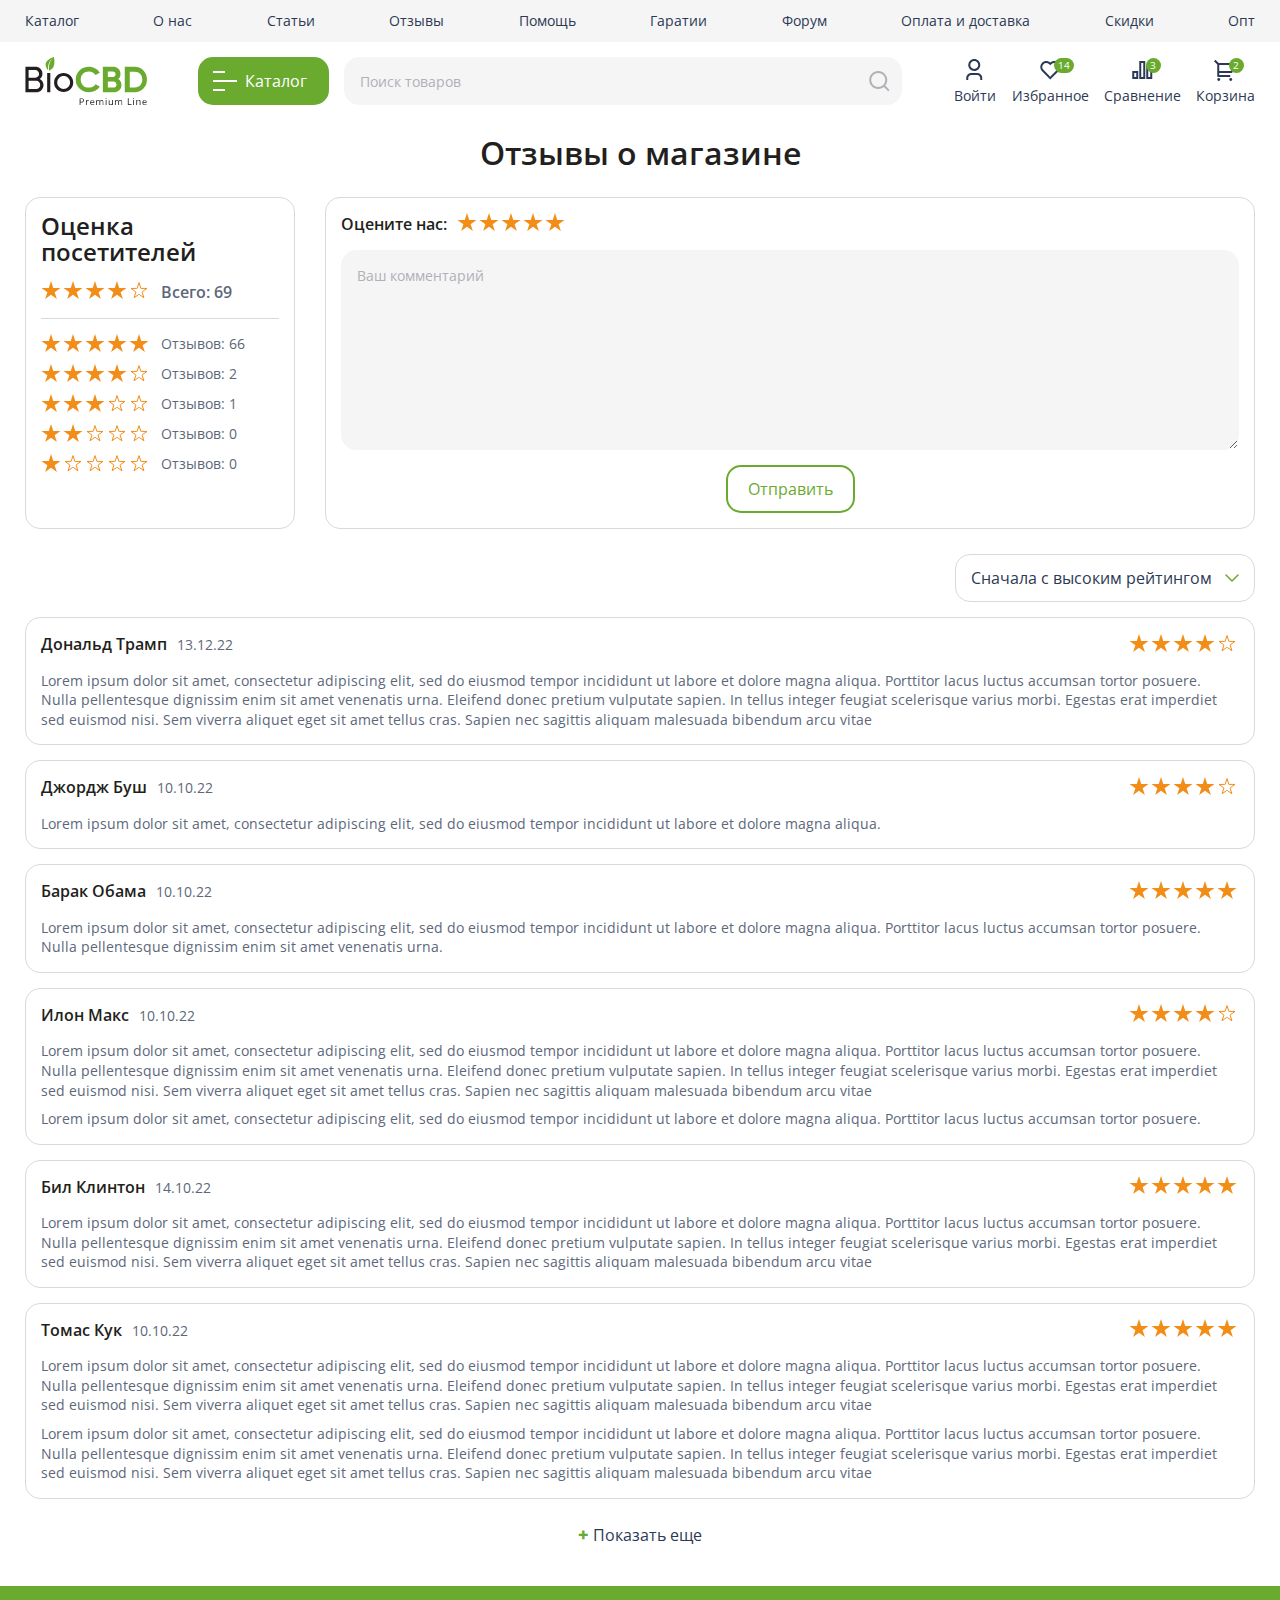
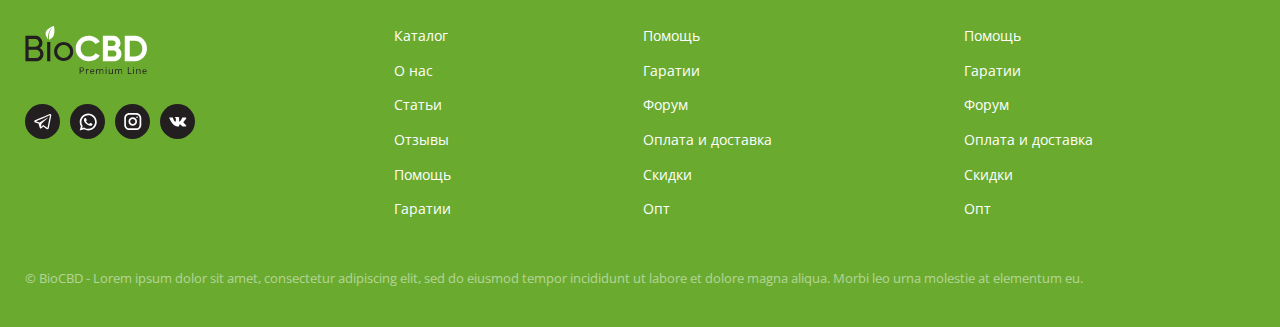
<file: reviews.html>
<!DOCTYPE html>
<html lang="en">

<head>
    <meta charset="UTF-8">
    <meta http-equiv="X-UA-Compatible" content="IE=edge">
    <meta name="viewport" content="width=device-width, initial-scale=1.0">
    <title>BioCBD</title>
    <link rel="stylesheet" href="css/slick.css">
    <link rel="stylesheet" href="css/slick-theme.css">
    <link rel="stylesheet" href="css/reset.css">
    <link rel="stylesheet" href="css/style.css">
</head>

<body>
    <div class="wrapper">
        <header class="header">
            <div class="header__top-panel">
                <div class="header__container header__top-panel-container container">
                    <div class="header__top-panel-back"></div>
                    <div class="header__burger">
                        <span></span>
                    </div>
                    <nav class="header__menu">
                        <ul class="header__list">
                            <li>
                                <a href="#" class="header__link">Каталог</a>
                            </li>
                            <li>
                                <a href="#" class="header__link">О нас</a>
                            </li>
                            <li>
                                <a href="#" class="header__link">Статьи</a>
                            </li>
                            <li>
                                <a href="#" class="header__link">Отзывы</a>
                            </li>
                            <li>
                                <a href="#" class="header__link">Помощь</a>
                            </li>
                            <li>
                                <a href="#" class="header__link">Гаратии</a>
                            </li>
                            <li>
                                <a href="#" class="header__link">Форум</a>
                            </li>
                            <li>
                                <a href="#" class="header__link">Оплата и доставка</a>
                            </li>
                            <li>
                                <a href="#" class="header__link">Скидки</a>
                            </li>
                            <li>
                                <a href="#" class="header__link">Опт</a>
                            </li>
                        </ul>
                    </nav>
                </div>
            </div>
            <div class="header__main-panel">
                <div class="header__container header__main-panel-container container">
                    <div class="header__logo logo">
                        <a class="logo__link" href="#">
                            <img class="logo__img" src="img/logo-header.svg" alt="Logo">
                        </a>
                    </div>
                    <div class="header__catalog-menu catalog-menu">
                        <a class="catalog-menu__btn" href="#">
                            <div class="catalog-menu__burger">
                                <span></span>
                            </div>
                            <span class="catalog-menu__title">Каталог</span>
                        </a>
                        <div class="catalog-menu__popup-menu">
                            <div class="catalog-menu__container container">
                                <div class="catalog-menu__item">
                                    <div class="catalog-menu__list-title">Спреи</div>
                                    <ul class="catalog-menu__list">
                                        <li>
                                            <a href="#" class="catalog-menu__link">Lorem item 1</a>
                                        </li>
                                        <li>
                                            <a href="#" class="catalog-menu__link">Lorem item 2</a>
                                        </li>
                                        <li>
                                            <a href="#" class="catalog-menu__link">Lorem item 3</a>
                                        </li>
                                        <li>
                                            <a href="#" class="catalog-menu__link">Lorem item 4</a>
                                        </li>
                                        <li>
                                            <a href="#" class="catalog-menu__link">Lorem item 5</a>
                                        </li>
                                        <li>
                                            <a href="#" class="catalog-menu__link">Lorem item 6</a>
                                        </li>
                                        <li>
                                            <a href="#" class="catalog-menu__link">Lorem item 7</a>
                                        </li>
                                        <li>
                                            <a href="#" class="catalog-menu__link">Lorem item 8</a>
                                        </li>
                                        <li>
                                            <a href="#" class="catalog-menu__link">Lorem item 9</a>
                                        </li>
                                        <li>
                                            <a href="#" class="catalog-menu__link">Lorem item 10</a>
                                        </li>
                                        <li>
                                            <a href="#" class="catalog-menu__link">Lorem item 11</a>
                                        </li>
                                        <li>
                                            <a href="#" class="catalog-menu__link">Lorem item 12</a>
                                        </li>
                                        <li>
                                            <a href="#" class="catalog-menu__link">Lorem item 13</a>
                                        </li>
                                        <li>
                                            <a href="#" class="catalog-menu__link">Lorem item 14</a>
                                        </li>
                                        <li>
                                            <a href="#" class="catalog-menu__link">Lorem item 15</a>
                                        </li>
                                    </ul>
                                </div>
                                <div class="catalog-menu__item">
                                    <div class="catalog-menu__list-title">Масла</div>
                                    <ul class="catalog-menu__list">
                                        <li>
                                            <a href="#" class="catalog-menu__link">Lorem item 1</a>
                                        </li>
                                        <li>
                                            <a href="#" class="catalog-menu__link">Lorem item 2</a>
                                        </li>
                                        <li>
                                            <a href="#" class="catalog-menu__link">Lorem item 3</a>
                                        </li>
                                        <li>
                                            <a href="#" class="catalog-menu__link">Lorem item 4</a>
                                        </li>
                                        <li>
                                            <a href="#" class="catalog-menu__link">Lorem item 5</a>
                                        </li>
                                        <li>
                                            <a href="#" class="catalog-menu__link">Lorem item 6</a>
                                        </li>
                                        <li>
                                            <a href="#" class="catalog-menu__link">Lorem item 7</a>
                                        </li>
                                        <li>
                                            <a href="#" class="catalog-menu__link">Lorem item 8</a>
                                        </li>
                                        <li>
                                            <a href="#" class="catalog-menu__link">Lorem item 9</a>
                                        </li>
                                        <li>
                                            <a href="#" class="catalog-menu__link">Lorem item 10</a>
                                        </li>
                                        <li>
                                            <a href="#" class="catalog-menu__link">Lorem item 11</a>
                                        </li>
                                        <li>
                                            <a href="#" class="catalog-menu__link">Lorem item 12</a>
                                        </li>
                                        <li>
                                            <a href="#" class="catalog-menu__link">Lorem item 13</a>
                                        </li>
                                        <li>
                                            <a href="#" class="catalog-menu__link">Lorem item 14</a>
                                        </li>
                                    </ul>
                                </div>
                            </div>
                        </div>
                    </div>

                    <div class="header__search search">
                        <div class="search__container">
                            <form class="search__form" action="#" method="get">
                                <input class="search__input" type="text" placeholder="Поиск товаров" value="">
                                <button class="search__btn" type="submit"></button>
                            </form>
                        </div>
                    </div>

                    <div class="header__actions actions">
                        <div class="actions__container">
                            <a href="#" class="actions__btn">
                                <span class="actions__btn-ico actions__btn-ico-user"></span>
                                <span class="actions__title">Войти</span>
                            </a>
                        </div>
                        <div class="actions__container actions__search">
                            <a href="#" class="actions__btn">
                                <span class="actions__btn-ico actions__btn-ico-search"></span>
                                <span class="actions__title">Поиск</span>
                            </a>
                        </div>
                        <div class="actions__container">
                            <a href="#" class="actions__btn">
                                <span class="actions__btn-ico actions__btn-ico-favorites"></span>
                                <span class="actions__title">Избранное</span>
                                <span class="actions__count">14</span>
                            </a>
                        </div>
                        <div class="actions__container">
                            <a href="#" class="actions__btn">
                                <span class="actions__btn-ico actions__btn-ico-compare"></span>
                                <span class="actions__title">Сравнение</span>
                                <span class="actions__count">3</span>
                            </a>
                        </div>
                        <div class="actions__container">
                            <a href="#" class="actions__btn">
                                <span class="actions__btn-ico actions__btn-ico-cart"></span>
                                <span class="actions__title">Корзина</span>
                                <span class="actions__count">2</span>
                            </a>
                        </div>
                    </div>

                </div>
            </div>
        </header>

        <div class="content">

            <section class="main-site-reviews">
                <div class="main-site-reviews__container container">
                    <h2>Отзывы о магазине</h2>

                    <div class="main-site-reviews__rating-container">
                        <div class="main-site-reviews__user-rating users-rating">
                            <div class="users-rating__title">Оценка посетителей</div>

                            <div class="users-rating__raiting-container users-rating__all">
                                <div class="rating-stars rating-stars__users-rating">
                                    <div class="rating-stars__star"></div>
                                    <div class="rating-stars__star"></div>
                                    <div class="rating-stars__star"></div>
                                    <div class="rating-stars__star"></div>
                                    <div class="rating-stars__star-negative"></div>
                                </div>
                                <div class="users-rating__all-text">
                                    <p>Всего: 69</p>
                                </div>
                            </div>

                            <div class="users-rating__raiting-container users-rating__five">
                                <div class="rating-stars rating-stars__users-rating">
                                    <div class="rating-stars__star"></div>
                                    <div class="rating-stars__star"></div>
                                    <div class="rating-stars__star"></div>
                                    <div class="rating-stars__star"></div>
                                    <div class="rating-stars__star"></div>
                                </div>
                                <div class="users-rating__text">
                                    <p>Отзывов: 66</p>
                                </div>
                            </div>

                            <div class="users-rating__raiting-container users-rating__four">
                                <div class="rating-stars rating-stars__users-rating">
                                    <div class="rating-stars__star"></div>
                                    <div class="rating-stars__star"></div>
                                    <div class="rating-stars__star"></div>
                                    <div class="rating-stars__star"></div>
                                    <div class="rating-stars__star-negative"></div>
                                </div>
                                <div class="users-rating__text">
                                    <p>Отзывов: 2</p>
                                </div>
                            </div>

                            <div class="users-rating__raiting-container users-rating__three">
                                <div class="rating-stars rating-stars__users-rating">
                                    <div class="rating-stars__star"></div>
                                    <div class="rating-stars__star"></div>
                                    <div class="rating-stars__star"></div>
                                    <div class="rating-stars__star-negative"></div>
                                    <div class="rating-stars__star-negative"></div>
                                </div>
                                <div class="users-rating__text">
                                    <p>Отзывов: 1</p>
                                </div>
                            </div>

                            <div class="users-rating__raiting-container users-rating__two">
                                <div class="rating-stars rating-stars__users-rating">
                                    <div class="rating-stars__star"></div>
                                    <div class="rating-stars__star"></div>
                                    <div class="rating-stars__star-negative"></div>
                                    <div class="rating-stars__star-negative"></div>
                                    <div class="rating-stars__star-negative"></div>
                                </div>
                                <div class="users-rating__text">
                                    <p>Отзывов: 0</p>
                                </div>
                            </div>

                            <div class="users-rating__raiting-container users-rating__one">
                                <div class="rating-stars rating-stars__users-rating">
                                    <div class="rating-stars__star"></div>
                                    <div class="rating-stars__star-negative"></div>
                                    <div class="rating-stars__star-negative"></div>
                                    <div class="rating-stars__star-negative"></div>
                                    <div class="rating-stars__star-negative"></div>
                                </div>
                                <div class="users-rating__text">
                                    <p>Отзывов: 0</p>
                                </div>
                            </div>

                        </div>

                        <div class="main-site-reviews__form-content">
                            <form class="main-site-reviews__comment-form comment-form" action="#" method="get">

                                <div class="comment-form__title-container">
                                    <div class="comment-form__text comment-form__text--stars">
                                        <p>Оцените нас:</p>
                                    </div>
                                    <div class="rating-stars">
                                        <div class="rating-stars__star"></div>
                                        <div class="rating-stars__star"></div>
                                        <div class="rating-stars__star"></div>
                                        <div class="rating-stars__star"></div>
                                        <div class="rating-stars__star"></div>
                                    </div>
                                </div>


                                <textarea class="comment-form__textarea" placeholder="Ваш комментарий"
                                    name="article-comment"></textarea>

                                <button class="comment-form__btn" type="submit">Отправить</button>

                            </form>
                        </div>
                    </div>

                    <div class="main-site-reviews__comments-content">

                        <div class="main-site-reviews__sort-container">
                            <select class="sort" name="sort">
                                <option value="new">Сначала новые</option>
                                <option value="old">Сначала старые</option>
                                <option value="popular">Сначала популярные</option>
                                <option selected value="rating">Сначала с высоким рейтингом</option>
                            </select>
                        </div>

                        <div class="main-site-reviews__acticles-container">

                            <div class="main-site-reviews__article-comment article-comment">
                                <div class="article-comment__content">
                                    <div class="article-comment__top-content article-comment__top-content--stars">
                                        <div class="article-comment__info">
                                            <div class="article-comment__name">Дональд Трамп</div>
                                            <div class="article-comment__date">13.12.22</div>
                                        </div>

                                        <div class="rating-stars">
                                            <div class="rating-stars__star"></div>
                                            <div class="rating-stars__star"></div>
                                            <div class="rating-stars__star"></div>
                                            <div class="rating-stars__star"></div>
                                            <div class="rating-stars__star-negative"></div>
                                        </div>

                                    </div>
                                    <div class="article-comment__text-content">
                                        <p>
                                            Lorem ipsum dolor sit amet, consectetur adipiscing elit, sed do eiusmod
                                            tempor
                                            incididunt ut labore et dolore magna aliqua. Porttitor lacus luctus accumsan
                                            tortor posuere. Nulla pellentesque dignissim enim sit amet venenatis urna.
                                            Eleifend donec pretium vulputate sapien. In tellus integer feugiat
                                            scelerisque
                                            varius morbi. Egestas erat imperdiet sed euismod nisi. Sem viverra aliquet
                                            eget
                                            sit amet tellus cras. Sapien nec sagittis aliquam malesuada bibendum arcu
                                            vitae
                                        </p>
                                    </div>
                                </div>
                            </div>

                            <div class="main-site-reviews__article-comment article-comment">
                                <div class="article-comment__content">
                                    <div class="article-comment__top-content article-comment__top-content--stars">
                                        <div class="article-comment__info">
                                            <div class="article-comment__name">Джордж Буш</div>
                                            <div class="article-comment__date">10.10.22</div>
                                        </div>

                                        <div class="rating-stars">
                                            <div class="rating-stars__star"></div>
                                            <div class="rating-stars__star"></div>
                                            <div class="rating-stars__star"></div>
                                            <div class="rating-stars__star"></div>
                                            <div class="rating-stars__star-negative"></div>
                                        </div>

                                    </div>
                                    <div class="article-comment__text-content">
                                        <p>
                                            Lorem ipsum dolor sit amet, consectetur adipiscing elit, sed do eiusmod
                                            tempor
                                            incididunt ut labore et dolore magna aliqua.
                                        </p>
                                    </div>
                                </div>
                            </div>

                            <div class="main-site-reviews__article-comment article-comment">
                                <div class="article-comment__content">
                                    <div class="article-comment__top-content article-comment__top-content--stars">
                                        <div class="article-comment__info">
                                            <div class="article-comment__name">Барак Обама</div>
                                            <div class="article-comment__date">10.10.22</div>
                                        </div>
                                        <div class="rating-stars">
                                            <div class="rating-stars__star"></div>
                                            <div class="rating-stars__star"></div>
                                            <div class="rating-stars__star"></div>
                                            <div class="rating-stars__star"></div>
                                            <div class="rating-stars__star"></div>
                                        </div>

                                    </div>
                                    <div class="article-comment__text-content">
                                        <p>
                                            Lorem ipsum dolor sit amet, consectetur adipiscing elit, sed do eiusmod
                                            tempor
                                            incididunt ut labore et dolore magna aliqua. Porttitor lacus luctus accumsan
                                            tortor posuere. Nulla pellentesque dignissim enim sit amet venenatis urna.
                                        </p>
                                    </div>
                                </div>
                            </div>

                            <div class="main-site-reviews__article-comment article-comment">
                                <div class="article-comment__content">
                                    <div class="article-comment__top-content article-comment__top-content--stars">
                                        <div class="article-comment__info">
                                            <div class="article-comment__name">Илон Макс</div>
                                            <div class="article-comment__date">10.10.22</div>
                                        </div>
                                        <div class="rating-stars">
                                            <div class="rating-stars__star"></div>
                                            <div class="rating-stars__star"></div>
                                            <div class="rating-stars__star"></div>
                                            <div class="rating-stars__star"></div>
                                            <div class="rating-stars__star-negative"></div>
                                        </div>

                                    </div>
                                    <div class="article-comment__text-content">
                                        <p>
                                            Lorem ipsum dolor sit amet, consectetur adipiscing elit, sed do eiusmod
                                            tempor
                                            incididunt ut labore et dolore magna aliqua. Porttitor lacus luctus accumsan
                                            tortor posuere. Nulla pellentesque dignissim enim sit amet venenatis urna.
                                            Eleifend donec pretium vulputate sapien. In tellus integer feugiat
                                            scelerisque
                                            varius morbi. Egestas erat imperdiet sed euismod nisi. Sem viverra aliquet
                                            eget
                                            sit amet tellus cras. Sapien nec sagittis aliquam malesuada bibendum arcu
                                            vitae
                                        </p>
                                        <p>
                                            Lorem ipsum dolor sit amet, consectetur adipiscing elit, sed do eiusmod
                                            tempor
                                            incididunt ut labore et dolore magna aliqua. Porttitor lacus luctus accumsan
                                            tortor posuere.
                                        </p>
                                    </div>
                                </div>
                            </div>

                            <div class="main-site-reviews__article-comment article-comment">
                                <div class="article-comment__content">
                                    <div class="article-comment__top-content article-comment__top-content--stars">
                                        <div class="article-comment__info">
                                            <div class="article-comment__name">Бил Клинтон</div>
                                            <div class="article-comment__date">14.10.22</div>
                                        </div>
                                        <div class="rating-stars">
                                            <div class="rating-stars__star"></div>
                                            <div class="rating-stars__star"></div>
                                            <div class="rating-stars__star"></div>
                                            <div class="rating-stars__star"></div>
                                            <div class="rating-stars__star"></div>
                                        </div>

                                    </div>
                                    <div class="article-comment__text-content">
                                        <p>
                                            Lorem ipsum dolor sit amet, consectetur adipiscing elit, sed do eiusmod
                                            tempor
                                            incididunt ut labore et dolore magna aliqua. Porttitor lacus luctus accumsan
                                            tortor posuere. Nulla pellentesque dignissim enim sit amet venenatis urna.
                                            Eleifend donec pretium vulputate sapien. In tellus integer feugiat
                                            scelerisque
                                            varius morbi. Egestas erat imperdiet sed euismod nisi. Sem viverra aliquet
                                            eget
                                            sit amet tellus cras. Sapien nec sagittis aliquam malesuada bibendum arcu
                                            vitae
                                        </p>
                                    </div>
                                </div>
                            </div>

                            <div class="main-site-reviews__article-comment article-comment">
                                <div class="article-comment__content">
                                    <div class="article-comment__top-content article-comment__top-content--stars">
                                        <div class="article-comment__info">
                                            <div class="article-comment__name">Томас Кук</div>
                                            <div class="article-comment__date">10.10.22</div>
                                        </div>
                                        <div class="rating-stars">
                                            <div class="rating-stars__star"></div>
                                            <div class="rating-stars__star"></div>
                                            <div class="rating-stars__star"></div>
                                            <div class="rating-stars__star"></div>
                                            <div class="rating-stars__star"></div>
                                        </div>

                                    </div>
                                    <div class="article-comment__text-content">
                                        <p>
                                            Lorem ipsum dolor sit amet, consectetur adipiscing elit, sed do eiusmod
                                            tempor
                                            incididunt ut labore et dolore magna aliqua. Porttitor lacus luctus accumsan
                                            tortor posuere. Nulla pellentesque dignissim enim sit amet venenatis urna.
                                            Eleifend donec pretium vulputate sapien. In tellus integer feugiat
                                            scelerisque
                                            varius morbi. Egestas erat imperdiet sed euismod nisi. Sem viverra aliquet
                                            eget
                                            sit amet tellus cras. Sapien nec sagittis aliquam malesuada bibendum arcu
                                            vitae
                                        </p>
                                        <p>
                                            Lorem ipsum dolor sit amet, consectetur adipiscing elit, sed do eiusmod
                                            tempor
                                            incididunt ut labore et dolore magna aliqua. Porttitor lacus luctus accumsan
                                            tortor posuere. Nulla pellentesque dignissim enim sit amet venenatis urna.
                                            Eleifend donec pretium vulputate sapien. In tellus integer feugiat
                                            scelerisque
                                            varius morbi. Egestas erat imperdiet sed euismod nisi. Sem viverra aliquet
                                            eget
                                            sit amet tellus cras. Sapien nec sagittis aliquam malesuada bibendum arcu
                                            vitae
                                        </p>
                                    </div>
                                </div>
                            </div>

                        </div>

                        <div class="main-site-reviews__more-link">
                            <a href="#" class="more-link"><span>+</span> Показать еще</a>
                        </div>
                    </div>

                </div>

            </section>

        </div>

        <footer class="footer">
            <div class="footer__container container">
                <div class="footer__content">

                    <div class="footer__info-container">
                        <a href="#" class="footer__logo">
                            <img src="img/logo-footer.svg" alt="Logo">
                        </a>
                        <div class="footer__social-container">
                            <a href="#" class="social-btn social-btn__telegram">
                                <img src="img/footer-telegram.svg" alt="Telegram">
                            </a>
                            <a href="#" class="social-btn social-btn__whatsapp">
                                <img src="img/footet-whatsapp.svg" alt="Whatsapp">
                            </a>
                            <a href="#" class="social-btn social-btn__instagram">
                                <img src="img/footer-instagram.svg" alt="Instagram">
                            </a>
                            <a href="#" class="social-btn social-btn__vk">
                                <img src="img/footer-vk.svg" alt="VK">
                            </a>
                        </div>
                    </div>

                    <div class="footer__menu">
                        <ul class="footer__list">
                            <li>
                                <a href="#" class="footer__link">Каталог</a>
                            </li>
                            <li>
                                <a href="#" class="footer__link">О нас</a>
                            </li>
                            <li>
                                <a href="#" class="footer__link">Статьи</a>
                            </li>
                            <li>
                                <a href="#" class="footer__link">Отзывы</a>
                            </li>
                            <li>
                                <a href="#" class="footer__link">Помощь</a>
                            </li>
                            <li>
                                <a href="#" class="footer__link">Гаратии</a>
                            </li>

                        </ul>
                        <ul class="footer__list">
                            <li>
                                <a href="#" class="footer__link">Помощь</a>
                            </li>
                            <li>
                                <a href="#" class="footer__link">Гаратии</a>
                            </li>
                            <li>
                                <a href="#" class="footer__link">Форум</a>
                            </li>
                            <li>
                                <a href="#" class="footer__link">Оплата и доставка</a>
                            </li>
                            <li>
                                <a href="#" class="footer__link">Скидки</a>
                            </li>
                            <li>
                                <a href="#" class="footer__link">Опт</a>
                            </li>
                        </ul>

                        <ul class="footer__list">
                            <li>
                                <a href="#" class="footer__link">Помощь</a>
                            </li>
                            <li>
                                <a href="#" class="footer__link">Гаратии</a>
                            </li>
                            <li>
                                <a href="#" class="footer__link">Форум</a>
                            </li>
                            <li>
                                <a href="#" class="footer__link">Оплата и доставка</a>
                            </li>
                            <li>
                                <a href="#" class="footer__link">Скидки</a>
                            </li>
                            <li>
                                <a href="#" class="footer__link">Опт</a>
                            </li>
                        </ul>

                    </div>

                </div>

                <div class="footer__copy">
                    <p>
                        © BioCBD - Lorem ipsum dolor sit amet, consectetur adipiscing elit, sed do eiusmod tempor
                        incididunt ut labore et dolore magna aliqua. Morbi leo urna molestie at elementum eu.
                    </p>
                </div>
            </div>
        </footer>

    </div>

    <script src="js/jquery-3.6.1.min.js"></script>
    <script src="js/slick.min.js"></script>
    <script src="js/script.js"></script>
</body>

</html>
</file>
<file: css/style.css>
@import url("https://fonts.googleapis.com/css2?family=Open+Sans:wght@400;600;700&display=swap");

*,
*::before,
*::after {
  box-sizing: border-box;
}

html,
body {
  height: 100%;
  background-color: #ffffff;
  font-family: "Open Sans", sans-serif;
  font-size: 14px;
  font-weight: 400;
  line-height: 1.4;
  color: #5d677a;
  text-align: left;
}

a {
  text-decoration: none;
}

h1,
h2 {
  margin-bottom: 25px;
  font-size: 32px;
  font-weight: 600;
  line-height: 1.15;
  text-align: center;
  color: #231f20;
}

p:not(:last-child) {
  margin-bottom: 9px;
}

.body-lock {
  overflow: hidden;
}

.wrapper {
  display: flex;
  flex-direction: column;
  height: 100%;
}

.container {
  max-width: 1260px;
  height: 100%;
  margin: 0 auto;
  padding: 0 15px;
}

/* HEADER */

.header {
  position: fixed;
  width: 100%;
  top: 0;
  left: 0;
  z-index: 100;
  background-color: #ffffff;
  line-height: 1;
  color: #2c3954;
}

.header__top-panel {
  width: 100%;
  height: 42px;
  background-color: #f5f5f5;
  transition: all 0.2s ease;
}

.header__container {
  height: 100%;
  display: flex;
  justify-content: space-between;
  align-items: center;
}

.header__burger,
.header__top-panel-back {
  display: none;
}

.header__menu {
  width: 100%;
}

.header__list {
  display: flex;
  justify-content: space-between;
  align-items: center;
}

.header__list li:not(:first-child) {
  margin-left: 15px;
}

.header__link {
  color: inherit;
  text-decoration: none;
  transition: color 0.2s ease;
}

.header__link:hover {
  color: #75bb34;
}

.header__main-panel {
  height: 78px;
  background-color: #ffffff;
  transition: all 0.2s ease;
}

/* logo */

.header__top-panel .logo {
  display: none;
}

.header__logo {
  margin-right: 50px;
}

.logo {
  flex: 0 0 123px;
  transition: all 0.2s ease;
}

.logo__img {
  max-width: 100%;
  display: block;
}

/* catalog-menu */

.catalog-menu {
  flex: 0 0 131px;
  margin-right: 15px;
  transition: all 0.2s ease;
}

.catalog-menu__btn {
  position: relative;
  display: inline-flex;
  align-items: center;
  justify-content: center;
  flex-shrink: 0;
  padding-left: 25px;
  height: 48px;
  width: 100%;
  max-width: 100%;
  border-radius: 15px;
  font-size: 16px;
  text-align: left;
  text-decoration: none;
  color: #ffffff;
  background: #6aab2f;
  cursor: pointer;
  overflow: hidden;
  text-overflow: ellipsis;
  transition: all 0.2s ease;
}

/* catalog-menu__burger */

.catalog-menu__burger {
  display: block;
  position: absolute;
  top: 14px;
  left: 15px;
  width: 24px;
  height: 20px;
}

.catalog-menu__burger::before,
.catalog-menu__burger::after,
.catalog-menu__burger span {
  content: "";
  background-color: #ffffff;
  position: absolute;
  width: 100%;
  height: 2px;
  left: 0;
  transition: all 0.2s ease;
}

.catalog-menu__burger::before {
  top: 0;
  width: 50%;
}

.catalog-menu__burger::after {
  bottom: 0;
  width: 50%;
}

.catalog-menu__burger span {
  top: 9px;
}

.catalog-menu__burger--active::before {
  transform: rotate(45deg);
  top: 9px;
  width: 100%;
}

.catalog-menu__burger--active::after {
  transform: rotate(-45deg);
  bottom: 9px;
  width: 100%;
}

.catalog-menu__burger--active span {
  transform: scale(0);
}

/* end catalog-menu__burger */

.catalog-menu__btn:hover {
  background: #75bb34;
}

.catalog-menu__popup-menu {
  display: block;
  position: absolute;
  z-index: -1;
  top: -100vh;
  left: 0;
  width: 100%;
  max-height: calc(100vh - 120px);
  padding: 30px 0;
  background-color: #ffffff;
  border-top: 1px solid #f5f5f5;
  border-bottom: 1px solid #f5f5f5;
  overflow: auto;
  transition: all 0.4s ease;
}

.catalog-menu__popup-menu--active {
  display: block;
  top: 120px;
}

.catalog-menu__item {
  margin-bottom: 30px;
}

.catalog-menu__item:last-child {
  margin-bottom: 0;
}

.catalog-menu__list-title {
  margin-bottom: 20px;
  font-size: 24px;
  font-weight: 600;
  color: #231f20;
}

.catalog-menu__list {
  display: flex;
  flex-wrap: wrap;
  margin: 0 -15px;
}

.catalog-menu__list li {
  margin: 0 15px 15px;
  width: 165px;
}

.catalog-menu__link {
  color: inherit;
  text-decoration: none;
  transition: all 0.2s ease;
}

.catalog-menu__link:hover {
  color: #75bb34;
}

/* search */

.search {
  margin-right: 50px;
  flex-grow: 1;
  transition: all 0.2s ease;
}

.search form {
  display: block;
  position: relative;
  line-height: 1;
}

.search__input {
  padding: 0 45px 0 15px;
  font-size: 14px;
  height: 48px;
  border-radius: 15px;
  background: #f5f5f5;
  border: 1px solid #f5f5f5;
  color: inherit;
  display: block;
  width: 100%;
  outline: 0;
  font-family: inherit;
  transition: all 0.2s ease;
}

.search__input:focus {
  border: 1px solid #75bb34;
}

.form-input::placeholder {
  color: #b0b0b8;
}

.search__input::placeholder {
  color: #b0b0b8;
}

.search__btn {
  position: absolute;
  width: 45px;
  height: 100%;
  right: 0;
  top: 0;
  z-index: 2;
  border: none;
  border-radius: 15px;
  font-size: 0;
  display: block;
  overflow: hidden;
  text-align: center;
  text-decoration: none;
  transition: all 0.2s ease;
  background-repeat: no-repeat;
  background-position: 50%;
  background-image: url(../img/search-header.svg);
  background-size: 25px auto;
  background-color: transparent;
}

/* actions */

.actions {
  flex-shrink: 0;
  display: flex;
  justify-content: space-between;
  align-items: center;
  height: 48px;
  padding-top: 5px;
  transition: all 0.2s ease;
}

.actions__container {
  flex-shrink: 0;
}

.actions__container:not(:first-child) {
  margin-left: 15px;
}

.actions__search {
  display: none;
}

.actions__btn {
  display: block;
  width: 100%;
  min-width: 45px;
  height: 100%;
  text-decoration: none;
  text-align: center;
  position: relative;
  color: inherit;
  transition: all 0.2s ease;
}

.actions__btn:hover {
  color: #75bb34;
}

.actions__btn-ico {
  background-size: 25px auto;
  background-position: 50%;
  background-repeat: no-repeat;
  display: block;
  overflow: hidden;
  width: 100%;
  height: 24px;
  text-decoration: none;
  transition: all 0.2s ease;
}

.actions__btn-ico-user {
  background-image: url(../img/user.svg);
}

.actions__btn-ico-search {
  background-image: url(../img/search.svg);
}

.actions__btn-ico-favorites {
  background-image: url(../img/favorites.svg);
}

.actions__btn-ico-compare {
  background-image: url(../img/compare.svg);
}

.actions__btn-ico-cart {
  background-image: url(../img/cart.svg);
}

.actions__title {
  font-size: 14px;
  line-height: 2;
  white-space: nowrap;
  text-overflow: ellipsis;
  overflow: hidden;
}

.actions__count {
  position: absolute;
  z-index: 2;
  top: 0;
  left: 50%;
  display: block;
  text-decoration: none;
  margin-left: 3px;
  height: 15px;
  min-width: 15px;
  padding: 0 4px;
  text-align: center;
  line-height: 15px;
  color: #ffffff;
  background-color: #6aab2f;
  font-size: 10px;
  font-weight: 400;
  border-radius: 8px;
}

/* CONTENT */

.content {
  margin: 100px 0 5px;
  flex: 1;
}

/* BANNER */

.banner {
  padding: 35px 0 40px;
  transition: all 0.2s ease;
}

.banner__img,
.banner__mob-img {
  display: block;
  width: 100%;
  height: auto;
  border-radius: 15px;
}

.banner__mob-img {
  display: none !important;
}

/* ABOUT */

.about {
  padding: 35px 0;
}

.about__content {
  display: flex;
}

.about__text-content {
  flex: 1 0 50%;
  padding-right: 15px;
}

.about__img-content {
  flex: 1 0 50%;
  background-size: cover;
  background-repeat: no-repeat;
  background-position: center;
  border-radius: 15px;
}

.about__img-content--one {
  background-image: url(../img/about-1.jpg);
}

.about__img-content--two {
  background-image: url(../img/about-2.jpg);
}

/* CATEGORIES */

.categories {
  padding: 30px 0 40px;
}

.categories__slide {
  display: flex !important;
  margin: 0 -15px;
  transition: all 0.2s ease;
}

.categories__link {
  text-decoration: none;
  flex: 1 0;
  margin: 0 15px;
  transition: all 0.2s ease;
}

.categories__item {
  padding: 40px 15px 20px;
  border: 1px solid #d9d9d9;
  border-radius: 15px;
}

.categories__img {
  display: block;
  width: auto;
  height: 80px;
  max-width: 105px;
  margin: 0 auto;
  margin-bottom: 15px;
}

.categories__item-title {
  display: block;
  width: 100%;
  max-width: 135px;
  margin: 0 auto;
  font-size: 16px;
  font-weight: 600;
  text-align: center;
  white-space: nowrap;
  overflow: hidden;
  text-overflow: ellipsis;
  color: #2c3954;
  transition: all 0.2s ease;
}

.categories__link:hover .categories__item-title {
  color: #75bb34;
}

/* BESTSELLERS */

.bestsellers {
  padding: 35px 0;
}

.title-right {
  position: relative;
}

.title-right h2 {
  padding: 0 140px;
}

.title-right a {
  position: absolute;
  bottom: 0;
  right: 0;
  display: block;
  padding-right: 25px;
  font-size: 16px;
  line-height: 1.58;
  text-decoration: none;
  color: #2c3954;
  white-space: nowrap;
  transition: all 0.2s ease;
}

.title-right a:hover {
  color: #75bb34;
}

.title-right a::after {
  content: "";
  position: absolute;
  top: 5px;
  right: 0;
  display: block;
  width: 18px;
  height: 16px;
  background-image: url(../img/arrow-1.svg);
  background-repeat: no-repeat;
  background-size: contain;
  transition: all 0.4s ease;
}

.title-right a:hover::after {
  transform: translate(2px, 0);
}

.bestsellers__slider {
  margin: 0 -15px;
  transition: all 0.2s ease;
}

.product-item {
  position: relative;
  min-width: 180px;
  max-width: 374px;
  padding: 50px 15px 15px;
  margin: 0 15px;
  border: 1px solid #d9d9d9;
  border-radius: 15px;
  background-color: #ffffff;
  transition: all 0.2s ease;
}

.product-item__photo-container {
  margin-bottom: 15px;
  position: relative;
  overflow: hidden;
}

.product-item__photo {
  width: auto;
  height: 200px;
  display: flex;
  justify-content: center;
  align-items: center;
  overflow: hidden;
}

.product-item__photo img {
  width: auto;
  max-height: 100%;
  display: block;
}

.product-item__quick-view {
  position: absolute;
  top: 110%;
  left: 0;
  width: 100%;
  display: block;
  padding: 5px 10px;
  opacity: 0;
  font-size: 12px;
  font-weight: 600;
  line-height: 1.2;
  text-align: center;
  text-decoration: none;
  color: #2c3954;
  border-radius: 15px;
  border: 1px solid #f5f5f5;
  background-color: rgba(255, 255, 255, 0.75);
  transition: all 0.4s ease;
}

.product-item__photo-container:hover .product-item__quick-view {
  display: block;
  top: 50%;
  opacity: 100%;
}

.product-item__title-link {
  text-decoration: none;
  color: #2c3954;
  transition: all 0.2s ease;
}

.product-item__title-link:hover {
  text-decoration: none;
  color: #75bb34;
}

.product-item__title {
  margin-bottom: 15px;
  height: 60px;
  overflow: hidden;
}

.product-item__rating {
  margin-bottom: 15px;
}

.product-item__rating-stars {
  margin-bottom: 3px;
}

.rating-stars {
  display: flex;
}

.rating-stars__star,
.rating-stars__star-negative {
  margin-right: 2px;
  display: block;
  width: 20px;
  height: 20px;
  background-position: center;
  background-repeat: no-repeat;
  background-size: contain;
}

.rating-stars__star {
  background-image: url(../img/star-positive.svg);
}

.rating-stars__star-negative {
  background-image: url(../img/star-negative.svg);
}

.product-item__price {
  margin-bottom: 15px;
  display: flex;
  /* justify-content: space-between; */
  align-items: baseline;
  font-weight: 600;
}

.product-item__new-price {
  font-size: 20px;
  color: #231f20;
  margin-right: 10px;
}

.product-item__old-price {
  font-size: 16px;
  text-decoration: line-through;
}

.product-item__input-number {
  margin-bottom: 15px;
}

.product-item__btn {
  padding: 10px;
  display: block;
  width: 100%;
  height: 48px;
  font: inherit;
  font-size: 16px;
  text-align: center;
  color: #ffffff;
  border-radius: 15px;
  border: none;
  background-color: #6aab2f;
  transition: all 0.2s ease;
}

.product-item__btn:hover {
  background-color: #75bb34;
}

.product-item__labels {
  position: absolute;
  top: 15px;
  left: 15px;
  width: calc(50% - 15px);
}

.product-item__label-new,
.product-item__label-bestseller,
.product-item__label-discont {
  margin-bottom: 4px;
  margin-right: 2px;
  padding: 4px 8px;
  display: inline-block;
  border-radius: 15px;
  font-size: 12px;
  font-weight: 600;
  line-height: 1;
  color: #ffffff;
}

.product-item__label-new {
  background-color: #88bc59;
}

.product-item__label-bestseller {
  background-color: #f59595;
}

.product-item__label-discont {
  background-color: #cc66a6;
}

.product-item__actions {
  position: absolute;
  top: 15px;
  right: 15px;
  width: calc(50% - 25px);
  display: flex;
  justify-content: flex-end;
}

.product-item__favorites-btn,
.product-item__compare-btn,
.product-item__trash-btn,
.main-catalog__view-1-btn,
.main-catalog__view-2-btn {
  display: block;
  overflow: hidden;
  width: 25px;
  height: 24px;
  background: none;
  background-size: 25px 24px;
  background-position: 50%;
  background-repeat: no-repeat;
  border: none;
  outline: none;
  text-decoration: none;
  transition: all 0.2s ease;
}

.product-item__favorites-btn {
  background-image: url(../img/favorites.svg);
  margin-right: 15px;
}

.product-item__favorites-btn--active {
  background-image: url(../img/favorites-green.svg);
}

.product-item__favorites-btn:hover,
.product-item__favorites-btn--active:hover {
  background-image: url(../img/favorites-hover.svg);
}

.product-item__compare-btn {
  background-image: url(../img/compare.svg);
}

.product-item__compare-btn--active {
  background-image: url(../img/compare-green.svg);
}

.product-item__compare-btn:hover,
.product-item__compare-btn--active:hover {
  background-image: url(../img/compare-hover.svg);
}

.product-item__trash-btn {
  background-image: url(../img/trash.svg);
}

/* .product-item__trash-btn--active {
    background-image: url(../img/trash-hover.svg);
} */

.product-item__trash-btn:hover,
.product-item__trash-btn--active:hover {
  background-image: url(../img/trash-hover.svg);
}

.main-catalog__view-1-btn {
  background-image: url(../img/view-1.svg);
  margin-right: 15px;
}

.main-catalog__view-1-btn--active {
  background-image: url(../img/view-1-green.svg);
}

.main-catalog__view-1-btn:hover,
.main-catalog__view-1-btn--active:hover {
  background-image: url(../img/view-1-hover.svg);
}

.main-catalog__view-2-btn {
  background-image: url(../img/view-2.svg);
}

.main-catalog__view-2-btn--active {
  background-image: url(../img/view-2-green.svg);
}

.main-catalog__view-2-btn:hover,
.main-catalog__view-2-btn--active:hover {
  background-image: url(../img/view-2-hover.svg);
}

/* input type number */

.input-number {
  display: flex;
  justify-content: space-between;
  align-items: center;
}

.input-number__input {
  width: 46px;
  height: 46px;
  border: none;
  padding: 8px;
  font: inherit;
  font-size: 16px;
  text-align: center;
  color: inherit;
}

.input-number__minus,
.input-number__plus {
  position: relative;
  width: 46px;
  height: 46px;
  display: flex;
  align-items: center;
  justify-content: center;
  border-radius: 15px;
  background-color: #f5f5f5;
  /* font-size: 32px;
  color: #6aab2f; */
  cursor: pointer;
  user-select: none;
  transition: all 0.2s ease;
}

.input-number__minus:hover,
.input-number__plus:hover {
  background-color: #eaeaea;
}

.input-number__minus::before,
.input-number__plus::before,
.input-number__plus::after {
  content: "";
  position: absolute;
  top: 50%;
  left: 50%;
  transform: translate(-50%, 0);
  width: 16px;
  height: 2px;
  display: block;
  background-color: #6aab2f;
}

.input-number__plus::after {
  transform: translate(-50%, 0) rotate(90deg);
}

/* BENEFITS */

.benefits {
  padding: 35px 0;
}

.benefits__content {
  margin: -15px;
  display: flex;
  flex-wrap: wrap;
}

.benefits__benefit {
  margin: 15px;
  display: flex;
  justify-content: flex-start;
  align-items: center;
  flex: 1 0 287px;
  font-size: 16px;
  font-weight: 600;
  color: #ffffff;
  border-radius: 15px;
}

.benefits__benefit--one {
  background-color: #f59595;
}

.benefits__img {
  display: flex;
  justify-content: center;
  align-items: center;
  flex: 0 0 auto;
  width: 80px;
  height: 80px;
  margin: 25px 15px 25px 35px;
}

.benefits__img img {
  max-width: 100%;
  height: auto;
}

.benefits__text {
  padding: 15px;
}

.benefits__benefit--two {
  background-color: #88bc59;
}

.benefits__benefit--three {
  background-color: #c24c4c;
}

.benefits__benefit--four {
  background-color: #cc66a6;
}

.benefits__benefit--five {
  background-color: #6bbfd2;
}

.benefits__benefit--six {
  background-color: #e6987a;
}

/* VIDEO */

.video {
  padding: 35px 0;
}

.video__container {
}

.video__text-content {
  margin-bottom: 15px;
}

.video__video-content video {
  border-radius: 15px;
}

/* ADVANTAGES */

.advantages {
  padding: 35px 0;
}

.advantages__content {
  margin: -15px;
  display: flex;
  flex-wrap: wrap;
}

.advantages__advantage {
  padding: 15px;
  flex: 1 0 200px;
}

.advantages__advantage-img {
  margin: 0 auto;
  margin-bottom: 15px;
  display: flex;
  justify-content: center;
  align-items: center;
  flex: 0 0 auto;
  width: 80px;
  height: 80px;
}

.advantages__advantage-img img {
  max-width: 100%;
  height: auto;
  display: block;
}

.advantages__advantage-title {
  margin-bottom: 15px;
  font-size: 24px;
  font-weight: 600;
  line-height: 1.2;
  text-align: center;
  color: #231f20;
}

/* ARTICLES */

.articles {
  padding: 35px 0;
}

.articles__container {
}

.articles__content {
  margin: -15px;
  display: flex;
  flex-wrap: wrap;
  transition: all 0.2s ease;
}

.articles__article {
  margin: 15px;
  transition: all 0.2s ease;
}

.article {
  flex: 1 0 25%;
  max-width: calc((100% - 90px) / 3);
}

.article-img img {
  width: 100%;
  height: 250px;
  object-fit: cover;
  border-radius: 15px 15px 0 0;
}

.article__content {
  padding: 15px;
  height: calc(100% - 250px);
  display: flex;
  flex-direction: column;
  justify-content: space-between;
  border-radius: 0 0 15px 15px;
  border: 1px solid #d9d9d9;
  border-top: none;
}

.article__title {
  margin-bottom: 15px;
  font-size: 24px;
  font-weight: 600;
  line-height: 1.2;
  text-align: center;
  color: #231f20;
}

.article__text {
  margin-bottom: 15px;
  height: 160px;
}

.article__text p {
  overflow: hidden;
  text-overflow: ellipsis;
  display: -webkit-box;
  -webkit-line-clamp: 8;
  -webkit-box-orient: vertical;
}

.article-link {
  position: relative;
  display: inline-block;
  padding-right: 25px;
  text-decoration: none;
  color: #2c3954;
  white-space: nowrap;
  transition: all 0.2s ease;
}

.article-link:hover {
  color: #75bb34;
}

.article-link::after {
  content: "";
  position: absolute;
  top: 50%;
  right: 0;
  transform: translate(0, -50%);
  display: block;
  width: 18px;
  height: 16px;
  background-image: url(../img/arrow-1.svg);
  background-repeat: no-repeat;
  background-size: contain;
  transition: all 0.4s ease;
}

.article-link:hover::after {
  transform: translate(2px, -50%);
}

.article__actions {
  display: flex;
  justify-content: space-between;
  padding: 30px 0 5px;
}

.like-btn,
.comment-count,
.view-count {
  position: relative;
  padding-left: 29px;
  display: block;
  border: none;
  /* outline: none !important; */
  text-decoration: none;
  color: inherit;
  transition: all 0.2s ease;
}

.like-btn,
.comment-count {
  margin-right: 10px;
}

.like-btn span,
.comment-count span,
.view-count span {
  position: absolute;
  top: 50%;
  left: 0;
  transform: translate(0, -50%);
  display: block;
  overflow: hidden;
  width: 24px;
  height: 24px;
  background: none;
  background-size: 24px 24px;
  background-position: 50%;
  background-repeat: no-repeat;
  border: none;
  outline: none;
  text-decoration: none;
  color: inherit;
  transition: all 0.2s ease;
}

.like-btn span {
  background-image: url(../img/like.svg);
}

.like-btn--dis span {
  transform: rotate(180deg) translate(0, 50%);
}

.like-btn--active span {
  background-image: url(../img/like-green.svg);
}

.like-btn:hover span,
.like-btn--active:hover span {
  background-image: url(../img/like-hover.svg);
  color: inherit;
}

.comment-count span {
  background-image: url(../img/comment.svg);
}

.view-count span {
  background-image: url(../img/view.svg);
}

.articles__more-link,
.main-articles__more-link,
.main-catalog__more-link {
  margin-top: 25px;
  text-align: center;
}

.more-link {
  font-size: 16px;
  color: #2c3954;

  text-decoration: none;
  transition: all 0.2s ease;
}

.more-link span {
  display: inline-block;
  font-size: 18px;
  font-weight: 800;
  line-height: 1;
  color: #6aab2f;
  transition: all 0.4s ease;
}

.more-link:hover,
.more-link:hover span {
  color: #75bb34;
}

.more-link:hover span {
  transform: rotate(90deg);
}

/* MAIN-ARTICLES */

.main-articles {
  padding: 35px 0;
}

.main-articles__content {
  margin: -15px;
  display: flex;
  flex-wrap: wrap;
  transition: all 0.2s ease;
}

.main-articles__article {
  margin: 15px;
  transition: all 0.2s ease;
}

.main-articles__tag-nav {
  margin-bottom: 25px;
}

.tag-nav__list {
  display: flex;
  flex-wrap: wrap;
  margin: -7.5px;
}

.tag-nav__list li {
  margin: 7.5px;
}

.tag-nav__link {
  padding: 14px 15px;
  /* height: 48px; */
  display: inline-block;
  background-color: #f5f5f5;
  border-radius: 15px;
  color: #2c3954;
  transition: all 0.2s ease;
}

.tag-nav__link:hover {
  color: #75bb34;
}

.tag-nav__link--active {
  background-color: #ffffff;
  border: 1px solid #d9d9d9;
}

/* MAIN-ATTICLE */

.main-article {
  padding: 35px 0;
}

.main-article__content {
  margin-bottom: 30px;
}

.main-article-img {
  margin: 0 0 10px 15px;
  width: 50%;
  height: 250px;
  object-fit: cover;
  display: block;
  float: right;
  border-radius: 15px;
  transition: all 0.2s ease;
}

.main-article__actions {
  display: flex;
  justify-content: space-between;
  padding: 0 15px;
  max-width: 800px;
  margin: 0 auto;
}

/* MAIN-ARTICLE-COMMENTS */

.main-article-comments {
  padding: 35px 0;
}

.main-article-comments__form-content {
  margin-bottom: 25px;
  padding: 15px;
  border-radius: 15px;
  border: 1px solid #d9d9d9;
  background-color: #ffffff;
}

.comment-form__text {
  margin-bottom: 15px;
  font-size: 16px;
  font-weight: 600;
  color: #231f20;
}

.comment-form__textarea {
  margin-bottom: 15px;
  padding: 15px;
  width: 100%;
  min-height: 200px;
  display: block;
  border-radius: 15px;
  border: 1px solid #f5f5f5;
  font: inherit;
  color: inherit;
  background-color: #f5f5f5;
}

.comment-form__textarea:focus {
  border: 1px solid #75bb34;
}

.comment-form__textarea::placeholder {
  font: inherit;
  color: #b0b0b8;
}

.comment-form__btn {
  margin: 0 auto;
  padding: 10px 20px;
  height: 48px;
  display: block;
  border-radius: 15px;
  border: 2px solid #6aab2f;
  font: inherit;
  font-size: 16px;
  /* font-weight: 600; */
  color: #6aab2f;
  text-decoration: none;
  cursor: pointer;
  background-color: #ffffff;
  transition: all 0.2s ease;
}

.comment-form__btn:hover {
  border: 2px solid #75bb34;
  color: #ffffff;
  background-color: #75bb34;
}

.main-article-comments__acticles-container {
  margin-bottom: 25px;
}

.main-article-comments__sort-container {
  margin-bottom: 15px;
  max-width: 300px;
  margin-left: auto;
}

.sort {
  padding: 0 35px 0 15px;
  width: 100%;
  min-width: 200px;

  height: 48px;
  display: block;
  border-radius: 15px;
  border: 1px solid #d9d9d9;
  background-color: #ffffff;

  font: inherit;
  font-size: 16px;
  color: #2c3954;

  -moz-appearance: none;
  -ms-appearance: none;
  -webkit-appearance: none;
  appearance: none !important;

  background-image: url(../img/select.svg);
  background-position: right 10px center;
  background-size: 24px auto;
  background-repeat: no-repeat;

  white-space: nowrap;
  overflow: hidden;
  text-overflow: ellipsis;

  transition: all 0.2s ease;
}

.sort::-ms-expand {
  display: none;
}

.sort:hover {
  border-color: #75bb34;
}

.sort:focus {
  border: 1px solid #6aab2f;
}

.main-article-comments__article-comment {
  margin-bottom: 15px;
}

.article-comment {
  padding: 15px;
  border-radius: 15px;
  border: 1px solid #d9d9d9;
}

.article-comment__top-content {
  margin-bottom: 15px;
  display: flex;
  justify-content: space-between;
  align-items: baseline;
  flex-wrap: wrap;
}

.article-comment__info {
  display: flex;
  align-items: baseline;
}

.article-comment__name {
  margin-right: 10px;
  font-size: 16px;
  font-weight: 600;
  color: #231f20;
}

.article-comment__date {
  margin-right: 15px;
}

.article-comment__actions {
  display: flex;
}

.main-article-comments__more-link {
  text-align: center;
}

/* MAIN-SITE-REVIEWS */

.main-site-reviews {
  padding: 35px 0;
}

.main-site-reviews__rating-container {
  display: flex;
}

.main-site-reviews__user-rating {
  margin-bottom: 25px;
  margin-right: 30px;
}

.users-rating {
  padding: 15px;
  max-width: 270px;
  border-radius: 15px;
  border: 1px solid #d9d9d9;
  background-color: #ffffff;
}

.users-rating__title {
  margin-bottom: 15px;
  font-size: 24px;
  font-weight: 600;
  line-height: 1.1;
  color: #231f20;
}

.users-rating__raiting-container {
  display: flex;
  margin-bottom: 10px;
}

.rating-stars__users-rating {
  margin-right: 10px;
}

.users-rating__all {
  margin-bottom: 15px;
  padding-bottom: 15px;
  border-bottom: 1px solid #d9d9d9;
}

.users-rating__all-text {
  font-size: 16px;
  font-weight: 600;
}

.main-site-reviews__form-content {
  margin-bottom: 25px;
  padding: 15px;
  flex: 1 0 auto;
  border-radius: 15px;
  border: 1px solid #d9d9d9;
  background-color: #ffffff;
}

.comment-form__title-container {
  display: flex;
}

.comment-form__text--stars {
  margin-right: 10px;
}

.main-site-reviews__acticles-container {
  margin-bottom: 25px;
}

.main-site-reviews__sort-container {
  margin-bottom: 15px;
  max-width: 300px;
  margin-left: auto;
}

.main-site-reviews__article-comment {
  margin-bottom: 15px;
}

.article-comment__top-content--stars {
  align-items: stretch;
}

.main-site-reviews__more-link {
  text-align: center;
}

/* SITE-REVIEW */

.site-reviews {
  padding: 35px 0;
  transition: all 0.2s ease;
}

.site-reviews__content {
  display: flex;
  flex-wrap: wrap;
  margin: -15px;
  transition: all 0.2s ease;
}

.site-reviews__site-review {
  margin: 15px;
  transition: all 0.2s ease;
}

.site-review {
  padding: 15px;
  border-radius: 15px;
  border: 1px solid #d9d9d9;
  flex: 1 0 20%;
}

.site-review__title {
  margin-bottom: 15px;
  font-size: 24px;
  font-weight: 600;
  line-height: 1.2;
  color: #231f20;
}

.site-review__text {
  margin-bottom: 15px;
}

/* MAIN-CATALOG */

.main-catalog {
  padding: 35px 0;
  transition: all 0.2s ease;
}

.main-catalog__content {
  display: flex;
}

.main-catalog__filter {
  padding-right: 30px;
  display: block;
}

.filter {
  flex: 0 0 auto;
  width: 380px;
  background-color: #ffffff;
}

.filter__block {
  margin-bottom: 35px;
}

.filter__block-title {
  margin-bottom: 20px;
  display: block;
  font-size: 16px;
  font-weight: 600;
  color: #231f20;
}

.filter__extra-controls {
  display: flex;
  justify-content: space-between;
  align-items: center;
}

.filter__extra-controls input {
  padding: 0 15px;
  font-size: 14px;
  height: 48px;
  border-radius: 15px;
  background: #f5f5f5;
  border: 1px solid #f5f5f5;
  color: inherit;
  display: inline-block;
  width: 100%;
  max-width: 45%;
  outline: 0;
  font-family: inherit;
  transition: all 0.2s ease;
}

.filter__extra-controls input:focus {
  border: 1px solid #75bb34;
}

.filter__extra-controls input::placeholder {
  color: #b0b0b8;
}

/* range-slider round */

.irs--round {
  height: 50px;
}

.irs--round.irs-with-grid {
  height: 65px;
}

.irs--round .irs-line {
  top: 36px;
  height: 2px;
  background-color: #d9d9d9;
  border-radius: 2px;
}

.irs--round .irs-bar {
  top: 36px;
  height: 2px;
  background-color: #6aab2f;
}

.irs--round .irs-bar--single {
  border-radius: 2px 0 0 2px;
}

.irs--round .irs-shadow {
  height: 2px;
  bottom: 21px;
  background-color: rgba(222, 228, 236, 0.01);
}

.irs--round .irs-handle {
  top: 26px;
  width: 24px;
  height: 24px;
  border: 3px solid #b4d095;
  background-color: #6aab2f;
  border-radius: 24px;
  box-shadow: 0 1px 3px rgba(0, 0, 255, 0.01);
}

.irs--round .irs-handle.state_hover,
.irs--round .irs-handle:hover {
  background-color: #75bb34;
}

.irs--round .irs-min,
.irs--round .irs-max {
  color: #333;
  font-size: 14px;
  line-height: 1;
  top: 0;
  padding: 3px 5px;
  background-color: rgba(0, 0, 0, 0.01);
  border-radius: 2px;
}

.irs--round .irs-from,
.irs--round .irs-to,
.irs--round .irs-single {
  font-size: 14px;
  line-height: 1;
  text-shadow: none;
  padding: 3px 5px;
  background-color: #6aab2f;
  color: white;
  border-radius: 2px;
}

.irs--round .irs-from:before,
.irs--round .irs-to:before,
.irs--round .irs-single:before {
  position: absolute;
  display: block;
  content: "";
  bottom: -6px;
  left: 50%;
  width: 0;
  height: 0;
  margin-left: -3px;
  overflow: hidden;
  border: 3px solid transparent;
  border-top-color: #6aab2f;
}

.irs--round .irs-grid {
  height: 25px;
}

.irs--round .irs-grid-pol {
  background-color: #dedede;
}

.irs--round .irs-grid-text {
  color: silver;
  font-size: 13px;
}

/* end range-slider round */

.check-contain *,
.check-contain *::before,
.check-contain *::after {
  box-sizing: content-box !important;
}

.check-contain input {
  position: absolute;
  z-index: -1;
  opacity: 0;
}

.check-contain span {
  line-height: 1.8;
  font-size: 14px;
  font-family: inherit;
}

.check-contain {
  display: table;
  position: relative;
  padding-left: 36px;
  cursor: pointer;
  margin-bottom: 26px;
}

.check-contain input[type="checkbox"] ~ .check-input {
  position: absolute;
  top: 0;
  left: 0;
  height: 24px;
  width: 24px;
  background: #f5f5f5;
  transition: background 250ms;
  border: 1px solid #f5f5f5;
  border-radius: 6px;
}

.check-contain input[type="radio"] ~ .check-input {
  position: absolute;
  top: 0;
  left: 2px;
  height: 20px;
  width: 20px;
  background: #f5f5f5;
  transition: background 250ms;
  border: 1px solid #d9d9d9;
  border-radius: 12px;
}

.check-contain input[type="checkbox"] ~ .check-input::after {
  content: "";
  position: absolute;
  display: none;
  left: 7px;
  top: 5px;
  width: 8px;
  height: 8px;
  border: solid #ffffff;
  border-width: 0 2px 2px 0;
  transition: background 250ms;
  transform: rotate(45deg);
}

.check-contain input[type="radio"] ~ .check-input::after {
  content: "";
  position: absolute;
  display: none;
  left: 4px;
  top: 4px;
  width: 12px;
  height: 12px;
  border-radius: 8px;
  background: #ffffff;
  transition: background 250ms;
}

.check-contain input[type="checkbox"]:disabled ~ .check-input::after {
  border-color: #ffffff;
}

.check-contain input:checked ~ .check-input::after {
  display: block;
}

.check-contain:hover input[type="checkbox"]:not([disabled]) ~ .check-input,
.check-contain input[type="checkbox"]:focus ~ .check-input {
  /* background: #6aab2f; */
  border-color: #6aab2f;
}

.check-contain:hover input[type="radio"]:not([disabled]) ~ .check-input,
.check-contain input[type="radio"]:focus ~ .check-input {
  /* background: #6aab2f; */
  border-color: #6aab2f;
}

/* .check-contain input:focus ~ .check-input {
  box-shadow: 0 0 0 2px #60a5fa;
} */

.check-contain input[type="checkbox"]:checked ~ .check-input {
  background: #6aab2f;
  border-color: #6aab2f;
}

.check-contain input[type="radio"]:checked ~ .check-input {
  background: #6aab2f;
  border-color: #6aab2f;
}

.check-contain input[type="checkbox"]:disabled ~ .check-input,
.check-contain input[type="radio"]:disabled ~ .check-input {
  opacity: 0.5;
  cursor: not-allowed;
}

.check-contain input[type="radio"]:disabled ~ .check-input::after {
  background: #ffffff;
}

.check-contain:hover
  input[type="checkbox"]:not([disabled]):checked
  ~ .check-input,
.check-contain input[type="checkbox"]:checked:focus ~ .check-input {
  background: #75bb34;
  border-color: #75bb34;
}

.check-contain:hover input[type="radio"]:not([disabled]):checked ~ .check-input,
.check-contain input[type="radio"]:checked:focus ~ .check-input {
  background: #75bb34;
  border-color: #75bb34;
}

.main-catalog__items {
  /* flex: 1 0 auto; */
  width: 100%;
}

.main-catalog__filter-mob-btn {
  margin-bottom: 15px;
  display: none;
  transition: all 0.2s ease;
}

.main-catalog__filter-mob-btn a {
  margin: 0 auto;
  padding: 10px 20px;
  height: 48px;
  display: block;
  border-radius: 15px;
  border: 2px solid #6aab2f;
  font: inherit;
  font-size: 16px;
  text-align: center;
  /* font-weight: 600; */
  color: #6aab2f;
  text-decoration: none;
  cursor: pointer;
  background-color: #ffffff;
  transition: all 0.2s ease;
}

.main-catalog__filter-mob-btn a:hover {
  border: 2px solid #75bb34;
  color: #ffffff;
  background-color: #75bb34;
}

.main-catalog__actions {
  display: flex;
  justify-content: end;
  align-items: center;
  margin-bottom: 30px;
}

.main-catalog__sort-container {
  max-width: 300px;
  /* margin-left: auto; */
}

.main-catalog__view-btns {
  /* display: flex; */
  display: none;
  margin-right: 20px;
}

.main-catalog__items-container {
  margin: -15px;
  display: flex;
  flex-wrap: wrap;
}

.main-catalog__item {
  margin: 15px;
  flex: 1 0 180px;
  max-width: calc((100% - 120px) / 4);
  transition: all 0.3s ease;
}

.main-catalog__item .product-item {
  margin: 0;
}

.main-catalog__more-link {
  margin-bottom: 25px;
}

.page-nav {
  text-align: center;
}

.page-nav__btn {
  margin: 0 10px;
  display: inline-block;
  font: inherit;
  font-size: 16px;
  line-height: 1;
  text-decoration: none;
  color: #2c3954;
  transition: all 0.2s ease;
}

.page-nav__btn:hover {
  color: #75bb34;
}

.page-nav__btn.active {
  padding: 7px 10px;
  border-radius: 15px;
  color: #ffffff;
  background-color: #2c3954;
}

/* TABS */

.tabs {
  padding: 35px 0;
  transition: all 0.2s ease;
}

.tabs__accordion .main-site-reviews__container {
  padding: 0;
}

.tabs__accordion {
  *zoom: 1;
  width: 100%;
  border: 1px solid #d9d9d9;
  border-radius: 15px;

  margin-left: 0;
  padding: 0 15px;
}

.tabs__accordion:before,
.tabs__accordion:after {
  content: "";
  display: table;
}

.tabs__accordion:after {
  clear: both;
}

.tabs__accordion li {
  list-style: none;
}

.tabs__accordion li.tabs__content:first-child .tabs__head {
  border-top-left-radius: 15px;
  border-top-right-radius: 15px;
  border-top: 0;
}

.tabs__accordion li.tabs__content:last-child .tabs__head {
  border-bottom-left-radius: 15px;
  border-bottom-right-radius: 15px;
}

.tabs__accordion li.tabs__content .tabs__head {
  padding: 10px 15px;
  font-size: 32px;
  font-weight: 600;

  text-align: center;
  color: #6aab2f;
  text-decoration: none;
  border-top: 1px solid #d9d9d9;
  overflow: hidden;
  text-overflow: ellipsis;
  display: block;
  transition: color 0.2s ease;
}

.tabs__accordion li.tabs__content .tabs__head:hover {
  color: #75bb34;
}

.tabs__accordion li.tabs__content .tabs__head:focus {
  outline: none;
}

.tabs__accordion li.tabs__content .tabs__head.active {
  /* background-color: #ffffff; */
  /* border-bottom: 1px solid; */
  margin-bottom: -10px;
  color: #231f20;
}

.tabs__accordion li.tabs__content section {
  /* padding: 1.5em 1.618em; */
  /* background: #f7f7f7; */
  padding: 25px 0 25px;
  display: none;
  overflow: hidden;
  width: 100%;
}

@media screen and (min-width: 800px) {
  .tabs__accordion {
    padding: 0;
    border: none;
    position: relative;
    text-align: center;
  }

  .tabs__accordion li.tabs__content {
    display: inline;
  }

  .tabs__accordion li.tabs__content:last-child .tabs__head {
    border-bottom-left-radius: 0;
    border-bottom-right-radius: 0;
  }

  .tabs__accordion li.tabs__content .tabs__head {
    display: inline-block;
    vertical-align: baseline;
    zoom: 1;
    *display: inline;
    *vertical-align: auto;
    border-top: 0;
    /* border-top-right-radius: 0.1875em;
    border-top-left-radius: 0.1875em; */
  }

  .tabs__accordion li.tabs__content .tabs__head.active {
    /* background-color: #ffffff; */
    /* border: 1px solid #dddddd; */
    border-bottom: 5px solid #231f20;
    margin-bottom: -5px;
  }

  .tabs__accordion li.tabs__content section {
    /* border-bottom-left-radius: 0.1875em;
    border-bottom-right-radius: 0.1875em;*/
    border-top: 1px solid #d9d9d9;
    float: left;
    left: 0;
    text-align: left;
    padding: 25px 0 0;
  }
}

/* product-features */

.product-features__item {
  display: flex;
  align-items: baseline;
}

.product-features__item:not(:last-child) {
  margin: 0 15px 15px 0;
}

.product-features__item-title {
  padding-right: 10px;
  font-size: 16px;
  font-weight: 600;
  color: #231f20;
  flex: 0 0 30%;
}

/* MAIN-PRODUCT */

.main-product {
  padding: 35px 0;
  transition: all 0.2s ease;
}

.main-product__title {
  margin-bottom: 15px;
  font-size: 24px;
  font-weight: 600;
  color: #231f20;
}

.main-product__label-container {
  margin-bottom: 15px;
  display: flex;
}

.main-product__labels {
  margin-right: 15px;
}

.main-product__actions {
  display: flex;
}

.main-product__card-container {
  display: flex;
  justify-content: space-between;
}

.main-product__photo-container {
  width: calc(50% - 15px);
}

.slider-for {
  margin-bottom: 15px;
  width: 100%;
  border: 1px solid #d9d9d9;
  border-radius: 15px;
  overflow: hidden;
}

.slider-for__item {
  width: 100%;
  /* border: 1px solid #d9d9d9;
    border-radius: 15px;  */
  overflow: hidden;
}

.slider-for__item:before {
  content: "";
  padding-top: 100%;
  float: left;
}

.slider-nav__item {
  border: 1px solid #d9d9d9;
  border-radius: 15px;
  cursor: pointer;
  transition: border 0.2s ease;
}

.slider-nav__item:hover {
  border: 1px solid #75bb34;
}

.slider-nav__item.slick-current {
  border: 1px solid #6aab2f;
  cursor: auto;
}

.slider-nav__item {
  margin: 0 5px;
  /* width: 25%;    
    background-color: #ffffff; */
  overflow: hidden;
}

.slider-nav__item:before {
  content: "";
  padding-top: 100%;
  float: left;
}

.slider-for__item,
.slider-nav__item {
  background-color: #ffffff;
  background-position: center;
  background-repeat: no-repeat;
  background-size: contain;
}

.main-product__info-container {
  width: calc(50% - 15px);
}

.product-price {
  margin-bottom: 30px;
  padding: 30px;
  border: 1px solid #d9d9d9;
  border-radius: 15px;
  transition: all 0.2s ease;
}

.product-price__price-container {
  margin: -7.5px;
  margin-bottom: 12.5px;
  display: flex;
  justify-content: space-between;
  align-items: center;
  flex-wrap: wrap;
  transition: all 0.2s ease;
}

.product-price__price {
  margin: 7.5px;
  flex: 1 0 40%;
}

.product-price__new-price {
  font-size: 36px;
  margin-right: 20px;
  white-space: nowrap;
}

.product-price__old-price {
  font-size: 20px;
  white-space: nowrap;
}

.product-price__input-number {
  margin: 7.5px;
  flex: 1 0 40%;
}

.product-price__input-number .input-number__minus,
.product-price__input-number .input-number__plus,
.product-price__input-number .input-number__input {
  width: 76px;
  height: 76px;
  font-size: 24px;
}

.product-price__type-container {
  margin-bottom: 20px;
}

.product-price__type-container p {
  margin-bottom: 15px;
}

.product-price__btn-container {
  margin: -7.5px;
  margin-bottom: 12.5px;
  display: flex;
  flex-wrap: wrap;

  transition: all 0.2s ease;
}

.product-price__btn,
.product-price__btn-2 {
  margin: 7.5px;
  height: 80px;
  font-size: 24px;
  padding: 20px;
  flex: 1 0 40%;
  white-space: nowrap;
  transition: all 0.2s ease;
}

.product-price__btn-2 {
  background-color: #ffffff;
  color: #6aab2f;
  border: 2px solid #6aab2f;
}

.product-price__btn-2:hover {
  background-color: #75bb34;
  color: #ffffff;
  border: 2px solid #75bb34;
}

.product-price__stock-container {
  margin-bottom: 20px;
  display: flex;
  align-items: center;
}

.product-price__stock {
  margin-right: 10px;
  width: 8px;
  height: 8px;
  border-radius: 50%;
  background-color: #88bc59;
}

.product-price__rating {
  display: flex;
  align-items: center;
  flex-wrap: wrap;
}

.product-price__rating-stars {
  margin-right: 10px;
}

.main-product__text {
  margin-bottom: 30px;
}

.main-product__advantages-container {
  /* padding: 15px 5px 5px 15px; */
  padding: 30px 15px 15px 30px;
  display: flex;
  flex-wrap: wrap;
  border: 1px solid #d9d9d9;
  border-radius: 15px;
  transition: all 0.2s ease;
}

.main-product__advantage {
  /* padding: 0 10px 10px 0; */
  padding: 0 15px 15px 0;
  display: flex;
  align-items: flex-start;
  flex: 0 0 50%;
}

.main-product__advantage img {
  margin-right: 10px;
  display: block;
  width: 24px;
  height: auto;
}

/* MAIN-COMPARISON */

.main-comparison__slider .product-item {
  margin-bottom: 15px;
}

.main-comparison__slider form {
  display: none;
}

.main-comparison__slider .product-item__rating {
  margin-bottom: 0;
}

.main-comparison__item {
  margin: 7.5px;
  margin-bottom: 15px;
  padding: 0 15px;
  text-align: center;
}

.main-comparison__title {
  margin-bottom: 3px;
  color: #b0b0b8;
}

.main-comparison__value {
  line-height: 1.1;
}

/* FAQ */

.faq-article {
  padding: 35px 0;
  transition: all 0.2s ease;
}

.faq__sort-container {
  margin-bottom: 20px;
}

.faq__sort-container .sort {
  border: 1px solid #6aab2f;
  background-color: #6aab2f;
  color: #ffffff;
  background-image: url(../img/select-white.svg);
}

.faq__sort-container .sort option {
  border: 1px solid #6aab2f;
  background-color: #ffffff;
  color: #2c3954;
}

.faq__sort-container .sort:hover {
  border-color: #75bb34;
  background-color: #75bb34;
}

.faq__sort-container .sort:focus {
  border: 1px solid #75bb34;
}

.accordeon__item {
  margin-bottom: 15px;
  padding: 20px 15px;
  border: 1px solid #d9d9d9;
  border-radius: 15px;
}

.accordeon__item:last-child {
  margin-bottom: 0;
}

.accordeon__title {
  padding-right: 35px;
  position: relative;
  font-size: 24px;
  font-weight: 600;
  line-height: 1.2;
  color: #231f20;
  cursor: pointer;
  transition: all 0.2s ease;
}

.accordeon__title:hover {
  color: #75bb34;
}

.accordeon__title::after {
  content: "";
  position: absolute;
  top: -8px;
  right: -6px;
  height: 48px;
  width: 24px;

  background-image: url(../img/select.svg);
  background-position: right center;
  background-size: 24px auto;
  background-repeat: no-repeat;
}

.accordeon__content {
  margin-top: 15px;
}

/* ACCOUNT */

.account {
  padding: 35px 0;
  transition: all 0.2s ease;
}

.title-left {
  position: relative;
}

.title-left h2 {
  padding: 0 140px;
}

.title-left a {
  position: absolute;
  bottom: 0;
  left: 0;
  display: block;
  padding-left: 25px;
  font-size: 16px;
  line-height: 1.58;
  text-decoration: none;
  color: #2c3954;
  white-space: nowrap;
  transition: all 0.2s ease;
}

.title-left a:hover {
  color: #75bb34;
}

.title-left a::after {
  content: "";
  position: absolute;
  top: 5px;
  left: 0;
  display: block;
  width: 18px;
  height: 16px;
  background-image: url(../img/arrow-2.svg);
  background-repeat: no-repeat;
  background-size: contain;
  transition: all 0.4s ease;
}

.title-left a:hover::after {
  transform: translate(-2px, 0);
}

.account__box {
  display: flex;
  justify-content: space-between;
}

.account__box-container {
  flex: 1 0 40%;
  max-width: calc(50% - 15px);
  display: flex;
  flex-direction: column;
}

.account__box-content {
  flex: 1;

  margin-bottom: 30px;
  padding: 20px 15px;
  border: 1px solid #d9d9d9;
  border-radius: 15px;
}

.account__box-discont {
  flex: 0;
  border-color: #88bc59;
  background-color: #88bc59;
}

.account__box-title {
  margin-bottom: 20px;
  font-size: 24px;
  font-weight: 600;
  line-height: 1.2;
  color: #231f20;
}

.account__box-discont .account__box-title {
  color: #ffffff;
  margin-bottom: 0;
}

.history__item {
  margin-bottom: 20px;
}

.history__item a {
  font-weight: 600;
  text-decoration: none;
  color: #6aab2f;
}

.history__item a:hover {
  color: #75bb34;
}

.account-link {
  position: relative;
  /* display: inline-block; */
  padding-right: 25px;
  font-size: 16px;
  text-decoration: none;
  color: #2c3954;
  /* white-space: nowrap; */
  transition: all 0.2s ease;
}

.account-link:hover {
  color: #75bb34;
}

.account-link::after {
  content: "";
  position: absolute;
  bottom: 3px;
  right: 0;
  display: block;
  width: 18px;
  height: 16px;
  background-image: url(../img/arrow-1.svg);
  background-repeat: no-repeat;
  background-size: contain;
  transition: all 0.4s ease;
}

.account-link:hover::after {
  transform: translate(2px, 0);
}

.bonus-account__text,
.affiliate-program__text {
  margin-bottom: 15px;
}

.bonus-account__text span,
.affiliate-program__text span {
  font-weight: 600;
  color: #231f20;
}

.bonus-account__table,
.affiliate-program__table {
  margin-bottom: 20px;
}

.account__table table {
  width: 100%;

  border-radius: 15px;
  background-color: #88bc59;
}

.account__table tr:first-child {
  color: #ffffff;
  font-weight: 600;
  text-align: center;
}

.account__table tr:not(:first-child) {
  background-color: rgba(255, 255, 255, 0.8);
  border-bottom: 1px solid #88bc59;
}

.account__table tr:last-child {
  border-bottom: none;
}

.account__table th,
.account__table td {
  padding: 3px 10px;
}

.bonus-account__table td:nth-child(2) {
  white-space: nowrap;
}

.affiliate-program__table td:nth-child(2) {
  /* word-break: break-all; */
  word-break: break-word;
  /* overflow-wrap: anywhere; */
}

.affiliate-program__table td:nth-child(3) {
  white-space: nowrap;
}

.settings-link {
  font-size: 16px;
  font-weight: 600;
  color: #6aab2f;
  text-decoration: none;
}

.settings-link:hover {
  color: #75bb34;
}

.address {
  margin-bottom: 20px;
}

.contact-information {
  margin-bottom: 20px;
}

.contact-information__item {
  margin-bottom: 8px;
  display: flex;
}

.contact-information__title {
  padding-right: 5px;
  flex: 0 1 150px;
  font-weight: 600;
  color: #231f20;
}

.contact-information__value {
  flex: 1 1 50%;
}

/* ORDERING */

.ordering {
  padding: 35px 0;
  transition: all 0.2s ease;
}

.ordering__box {
  margin-bottom: 30px;
  padding: 20px 15px;
  border: 1px solid #d9d9d9;
  border-radius: 15px;
  transition: all 0.2s ease;
}

.ordering__box:last-child {
  margin-bottom: 0px;
}

.ordering__box-title {
  margin-bottom: 20px;
  font-size: 24px;
  font-weight: 600;
  color: #231f20;
}

.ordering__box-title--m15 {
  margin-top: 15px;
  margin-bottom: 15px;
}

.ordering__input {
  padding: 0 15px 0 15px;
}

.ordering__box-items {
  margin: -15px;
  padding: 0 0 25px 0;
  position: relative;
  display: flex;
  flex-wrap: wrap;
}

.ordering__box-items:last-child {
  padding-bottom: 5px;
}

.ordering__box-items:not(:last-child):after {
  position: absolute;
  content: "";
  left: 15px;
  bottom: 20px;
  height: 1px;
  width: calc(100% - 30px);
  background-color: #d9d9d9;
}

.ordering__box-item {
  padding: 15px;
  width: 25%;
  transition: all 0.3s ease;
}

.ordering__box-items--three-col .ordering__box-item {
  width: 33%;
}

.ordering__box .check-contain {
  margin-bottom: 0;
}

.ordering__item-title {
  font-weight: 600;
  color: #231f20;
}

.ordering__item-subtitle {
  margin-bottom: 5px;
  color: #b0b0b8;
}

.ordering__map-link {
  margin-bottom: 20px;
  display: inline-block;
  font-size: 16px;
  font-weight: 600;
  text-decoration: none;
  color: #6aab2f;
}

.ordering__map-link:hover {
  color: #75bb34;
}

.ordering__input-items {
  padding: 7px 0 20px;
  margin: -7.5px;
}

.ordering__input-item {
  display: flex;
}

.ordering__input-item input {
  margin: 7.5px;
  /* width: calc(33.333% - 15px); */
  width: calc(25% - 15px);
}

.ordering__box__text-container {
  margin-bottom: 20px;
}

.ordering-link {
  font-weight: 600;
}

.ordering__btn {
  margin-bottom: 20px;
  width: auto;
  padding: 10px 30px;
}

/* CART */

.cart {
  padding: 35px 0;
  transition: all 0.2s ease;
}

.cart__content {
  display: flex;
  transition: all 0.2s ease;
}

.cart__items-container {
  flex: 1 1 auto;
  transition: all 0.2s ease;
}

.cart__item {
  margin-bottom: 15px;
  padding: 15px;
  border: 1px solid #d9d9d9;
  border-radius: 15px;
  display: flex;
  transition: all 0.2s ease;
}

.cart__item:last-child {
  margin-bottom: 0;
}

.cart__item-photo-container {
  flex: 0 0 auto;
  overflow: hidden;
}

.cart__photo {
  width: auto;
  height: 152px;
  display: flex;
  justify-content: center;
  align-items: center;
  overflow: hidden;
  transition: all 0.2s ease;
}

.cart__photo img {
  width: auto;
  max-height: 100%;
  display: block;
}

.cart__item-content {
  display: flex;
  flex: 1 1 auto;
  transition: all 0.2s ease;
}

.cart__info-container {
  margin: 0 15px;
  flex: 1 1 auto;
  transition: all 0.2s ease;
}

.cart__title {
  margin-bottom: 15px;
  overflow: hidden;
}

.cart__title-link {
  text-decoration: none;
  color: #2c3954;
  transition: all 0.2s ease;
}

.cart__price {
  margin-bottom: 15px;
  display: flex;
  flex-wrap: wrap;
  align-items: baseline;
  font-weight: 600;
}

.cart__new-price {
  font-size: 20px;
  color: #231f20;
  white-space: nowrap;
  margin-right: 10px;
}

.cart__old-price {
  font-size: 16px;
  white-space: nowrap;
  text-decoration: line-through;
}

.cart__action-container .product-item__input-number {
  margin-bottom: 30px;
  justify-content: flex-end;
}

.cart__actions {
  display: flex;
  justify-content: flex-end;
}

.cart__important-text {
  margin-bottom: 15px;
  padding: 15px 0;
  font-size: 16px;
  font-weight: 600;
  color: #231f20;
}

.cart__important-text--center {
  text-align: center;
  padding: 0;
}

.cart__total-container {
  padding-left: 30px;
  width: 420px;
  flex: 0 0 auto;
}

.cart__benefits .benefits__benefit {
  margin: 0 0 15px;
}

.cart__benefits .benefits__benefit:last-child {
  margin: 0;
}

.cart_checkout {
  margin-bottom: 15px;
  padding: 20px 15px;
  border: 1px solid #d9d9d9;
  border-radius: 15px;
}

.cart__total-sum {
  margin-bottom: 15px;
  font-size: 36px;
  font-weight: 600;
  text-align: center;
  color: #231f20;
}

.cart__promo-code {
  margin-bottom: 20px;
  display: flex;
  transition: all 0.2s ease;
}

.cart__btn {
  margin: 0 auto;
  margin-bottom: 30px;
  width: auto;
  padding: 10px 30px;
  text-align: center;
  transition: all 0.2s ease;
}

.cart-form__btn {
  margin: 0 auto;
  padding: 10px 20px;
  width: 100%;
  height: 48px;
  display: block;
  border-radius: 15px;
  border: 2px solid #6aab2f;
  font: inherit;
  font-size: 16px;

  color: #6aab2f;
  text-decoration: none;
  cursor: pointer;
  background-color: #ffffff;
  transition: all 0.2s ease;
}

.cart-form__btn:hover {
  border: 2px solid #75bb34;
  color: #ffffff;
  background-color: #75bb34;
}

.cart__input {
  margin-right: 15px;
  padding: 0 15px 0 15px;
}

.cart_checkout p span {
  font-weight: 600;
  color: #231f20;
}

.cart_checkout .check-contain {
  margin-top: 20px;
  margin-bottom: 20px;
  font-size: 16px;
  font-weight: 600;
  color: #231f20;
}

.cart_checkout .check-contain span {
  font-size: 16px;
  font-weight: 600;
  color: #231f20;
}

/* _LIST */

._list div {
  margin-bottom: 15px;
  text-align: center;
}

._list a {
  text-decoration: none;
  font-size: 24px;
  font-weight: 600;
  color: #6aab2f;
}

/* FOOTER */

.footer {
  padding: 40px 0;
  background-color: #6aab2f;
}

.footer__content {
  margin-bottom: 15px;
  display: flex;
}

.footer__info-container {
  margin-bottom: 40px;
  flex: 1 0 30%;
}

.footer__logo {
  display: block;
  margin-bottom: 30px;
}

.footer__logo a {
  display: block;
  text-decoration: none;
}

.footer__social-container {
  display: flex;
}

.social-btn {
  width: 35px;
  height: 35px;
  display: flex;
  justify-content: center;
  align-items: center;
  text-decoration: none;
  border-radius: 50%;
  background-color: #231f20;
  transition: all 0.3s ease;
}

.social-btn:hover {
  background-color: #75bb34;
}

.social-btn:not(:last-child) {
  margin-right: 10px;
}

.social-btn img {
  display: block;
  width: 100%;
  max-width: 18px;
  max-height: 18px;
}

.footer__menu {
  display: flex;
  /* justify-content: center; */
  flex: 1 0 70%;
}

.footer__list {
  flex: 1 0 auto;
  margin-bottom: 35px;
}

.footer__list:not(:last-child) {
  margin-right: 30px;
}

.footer__list li:not(:last-child) {
  margin-bottom: 15px;
}

.footer__link {
  text-decoration: none;
  color: #ffffff;
  transition: all 0.2s ease;
}

.footer__link:hover {
  color: rgba(255, 255, 255, 0.5);
}

.footer__copy {
  font-size: 13px;
  color: rgba(255, 255, 255, 0.5);
}

/* MEDIA */

@media (max-width: 1227px) {
  .main-catalog__item {
    max-width: calc((100% - 90px) / 3);
  }
}

@media (max-width: 1015px) {
  .main-catalog__item {
    max-width: calc((100% - 60px) / 2);
  }

  .main-product__advantages-container {
    flex-direction: column;
  }
}

@media (max-width: 960px) {
  .cart__item-content {
    flex-direction: column;
  }

  .cart__photo {
    height: 120px;
  }

  .cart__info-container {
    margin-right: 0;
  }
}

@media (max-width: 900px) {
  .search,
  .logo {
    margin-right: 15px;
  }

  .ordering__input-item input {
    width: calc(33.333% - 15px);
  }

  .ordering__box-item {
    padding: 15px;
    width: 33%;
  }
}

@media (max-width: 800px) {
  .body-mobile-lock,
  .body-filter-lock {
    overflow: hidden;
  }

  .header__top-panel {
    height: 64px;
  }

  .header__top-panel-container {
    flex-direction: row-reverse;
    position: relative;
  }

  .header__top-panel-container .logo {
    position: relative;
    z-index: 118;
  }

  .header__top-panel-back {
    position: absolute;
    top: 0;
    left: 0;
    z-index: 117;
    display: block;
    width: 100%;
    height: 100%;
    background-color: #ffffff;
    border-bottom: 1px solid #f5f5f5;
  }

  .header__burger {
    display: block;
    position: relative;
    z-index: 119;
    width: 24px;
    height: 20px;
    cursor: pointer;
  }

  .header__burger::before,
  .header__burger::after,
  .header__burger span {
    content: "";
    background-color: #231f20;
    position: absolute;
    width: 100%;
    height: 2px;
    left: 0;
    transition: all 0.2s ease;
  }

  .header__burger::before {
    top: 0;
  }

  .header__burger::after {
    bottom: 0;
  }

  .header__burger span {
    top: 9px;
  }

  .header__burger--active::before {
    transform: rotate(45deg);
    top: 9px;
  }

  .header__burger--active::after {
    transform: rotate(-45deg);
    bottom: 9px;
  }

  .header__burger--active span {
    transform: scale(0);
  }

  /* header__menu */

  .header__menu {
    position: absolute;
    left: 0;
    top: -100vh;
    z-index: 110;
    padding: 30px 15px;
    background-color: #ffffff;
    height: calc(100vh - 64px);
    overflow: auto;
    transition: all 0.4s ease;
  }

  .header__menu--active {
    top: 64px;
  }

  .header__list {
    display: block;
  }

  .header__list li {
    text-align: center;
    font-size: 24px;
    line-height: 1.2;
  }

  .header__list li:not(:first-child) {
    margin-left: 0;
    margin-top: 20px;
  }

  /* logo */

  .header__top-panel .logo {
    display: block;
  }

  .header__main-panel .logo {
    display: none;
  }

  .catalog-menu__popup-menu {
    padding: 30px 0 60px;
    max-height: calc(100vh - 142px);
  }

  .catalog-menu__popup-menu--active {
    top: 142px;
  }

  /* actions */

  .actions {
    padding-top: 0;
  }

  .actions__container:not(:first-child) {
    margin-left: 0;
  }

  .actions__title {
    display: none;
  }

  .content {
    margin-top: 122px;
  }

  .categories__slide {
    flex-wrap: wrap;
    margin: 0 -7.5px -15px;
  }

  .categories__link {
    flex: 1 0 40%;
    margin: 0 7.5px 15px;
  }

  .categories__item {
    padding: 30px 15px 20px;
  }

  /* title-right */

  .title-right {
    margin-bottom: 65px;
  }

  .title-right h2 {
    padding: 0;
  }

  .title-right a {
    bottom: -44px;
    right: 50%;
    transform: translate(50%, 0);
  }

  .bestsellers__slider {
    margin: 0 -7.5px;
  }

  .product-item {
    margin: 0 7.5px;
  }

  .benefits__content {
    margin: -7.5px;
  }

  .benefits__benefit {
    margin: 7.5px;
  }

  .advantages__advantage {
    flex: 1 0 50%;
  }

  .articles__content {
    margin: -7.5px;
    flex-direction: column;
  }

  .articles__article {
    margin: 7.5px;
  }

  .article {
    flex: 1 0 55%;
    max-width: 100%;
  }

  .article-img img {
    height: 200px;
  }

  .article__content {
    height: calc(100% - 200px);
  }

  .article__text {
    height: 100px;
  }

  .article__text p {
    -webkit-line-clamp: 5;
  }

  .main-article-img {
    margin: 0 0 15px;
    width: 100%;
    height: 200px;
  }

  .site-reviews__content {
    margin: -7.5px;
  }

  .site-reviews__site-review {
    margin: 7.5px;
  }

  .site-review {
    flex: 1 0 40%;
  }

  .main-catalog {
    position: relative;
  }

  .main-catalog__filter {
    padding: 15px 15px 60px;
    width: 100%;
    height: calc(100vh - 159px - 122px);
    overflow: auto;
    display: block;
    position: absolute;
    left: -110%;
    top: 159px;
    z-index: 2;
    transition: all 0.4s ease;
  }

  .main-catalog__filter--active {
    left: 0;
  }

  .main-catalog__filter-mob-btn {
    display: block;
  }

  .main-catalog__filter-mob-btn a span {
    position: relative;
    transition: all 0.2s ease;
  }

  .main-catalog__filter-mob-btn a span::before,
  .main-catalog__filter-mob-btn a span::after {
    content: "";
    background-color: #6aab2f;
    position: absolute;
    width: 0px;
    height: 2px;
    top: 10px;
    left: -2px;
    transition: all 0.2s ease;
  }

  .main-catalog__filter-mob-btn:hover a span::before,
  .main-catalog__filter-mob-btn:hover a span::after {
    background-color: #ffffff;
  }

  .main-catalog__filter-mob-btn a span::before {
    transform: rotate(45deg);
  }

  .main-catalog__filter-mob-btn a span::after {
    transform: rotate(-45deg);
  }

  .main-catalog__filter-mob-btn--active a span::before,
  .main-catalog__filter-mob-btn--active a span::after {
    width: 24px;

    left: -30px;
  }

  .main-catalog__filter-mob-btn--active a span {
    margin-left: 30px;
  }

  .main-catalog__items-container {
    margin: -7.5px;
  }

  .main-catalog__item {
    margin: 7.5px;
    max-width: calc((100% - 45px) / 3);
  }

  .footer__content {
    flex-direction: column;
  }

  .footer__menu {
    flex-wrap: wrap;
  }

  /* title-left */

  .title-left {
    margin-bottom: 65px;
  }

  .title-left h2 {
    padding: 0;
  }

  .title-left a {
    bottom: -44px;
    left: 50%;
    transform: translate(-50%, 0);
  }

  .account__box {
    flex-direction: column;
  }

  .account__box-container {
    max-width: 100%;
  }

  .account__box-content {
    margin-bottom: 15px;
  }

  .ordering__box {
    margin-bottom: 15px;
  }

  .cart__content {
    flex-direction: column;
  }

  .cart__items-container {
    margin-bottom: 30px;
  }

  .cart__total-container {
    padding-left: 0;
    width: 100%;
    flex: 0 0 auto;
  }

  .cart__item-content {
    flex-direction: row;
  }

  .cart__photo {
    height: 152px;
  }

  .cart__info-container {
    margin-right: 15px;
  }
}

@media (max-width: 700px) {
  .main-product__card-container {
    flex-wrap: wrap;
  }

  .main-product__photo-container,
  .main-product__info-container {
    width: 100%;
  }

  .main-product__photo-container {
    margin-bottom: 30px;
  }

  .product-price {
    padding: 15px;
  }

  .main-product__advantages-container {
    padding: 15px 5px 5px 15px;
    flex-direction: row;
  }

  .main-product__advantage {
    padding: 0 10px 10px 0;
  }

  .ordering__box-item {
    width: 50%;
  }

  .ordering__box-items--three-col .ordering__box-item {
    width: 50%;
  }

  .ordering__input-item {
    flex-wrap: wrap;
  }

  .ordering__input-item input {
    width: 100%;
  }
}

@media (max-width: 600px) {
  .main-catalog__item {
    max-width: calc((100% - 30px) / 2);
  }

  .main-site-reviews__rating-container {
    flex-direction: column;
  }

  .main-site-reviews__user-rating {
    margin-right: 0;
  }

  .users-rating {
    max-width: 100%;
  }

  .product-features__item {
    flex-wrap: wrap;
  }

  .product-features__item-title {
    flex: 0 0 100%;
  }
}

@media (max-width: 560px) {
  .search {
    display: none;
  }

  .actions {
    flex-grow: 1;
  }

  .actions__search {
    display: block;
  }

  .banner__img {
    display: none !important;
  }

  .banner__mob-img {
    display: block !important;
  }

  .about__content {
    display: flex;
    flex-wrap: wrap;
  }

  .about__text-content {
    flex: 1 0 100%;
    padding: 0 0 15px;
  }

  .about__img-content {
    height: 200px;
    flex: 1 0 100%;
  }

  .article-comment__top-content {
    flex-direction: column;
  }

  .article-comment__info {
    margin-bottom: 10px;
  }

  .main-product__advantages-container {
    flex-direction: column;
  }

  .cart__item-content {
    flex-direction: column;
  }

  .cart__photo {
    height: 120px;
  }

  .cart__info-container {
    margin-right: 0;
  }
}

@media (max-width: 460px) {
  .ordering__box-item {
    width: 100%;
  }

  .ordering__box-items--three-col .ordering__box-item {
    width: 100%;
  }
}

@media (max-width: 410px) {
  .cart__promo-code {
    flex-direction: column;
  }

  .cart__input {
    margin-bottom: 15px;
    margin-right: 0;
  }

  .cart__photo {
    height: 100px;
  }

  .cart__info-container {
    margin-left: 10px;
  }
}

@media (max-width: 405px) {
  .main-catalog__item {
    max-width: calc((100% - 0px) / 1);
  }
}

@media (max-width: 400px) {
  .header__main-panel {
    height: 111px;
  }

  .header__main-panel-container {
    flex-wrap: wrap;
    padding-bottom: 15px;
  }

  .catalog-menu {
    flex: 1 0 100%;
    margin-right: 0;
    order: 10;
  }

  .catalog-menu__popup-menu {
    max-height: calc(100vh - 175px);
  }

  .catalog-menu__popup-menu--active {
    top: 175px;
  }

  .content {
    margin-top: 155px;
  }

  .categories__item-title {
    max-width: 105px;
  }

  .advantages__advantage {
    flex: 1 0 100%;
  }

  .site-review {
    flex: 1 0 60%;
  }

  .main-catalog__filter {
    height: calc(100vh - 314px);
  }

  .affiliate-program__table th,
  .affiliate-program__table td {
    padding: 5px;
  }

  .affiliate-program__table td:nth-child(4) {
    word-break: break-word;
  }
}

@media (max-width: 359px) {
  .affiliate-program__table td:nth-child(3) {
    white-space: normal;
    word-break: break-word;
  }
}

@media (min-width: 480px) and (max-width: 800px), (min-width: 900px) {
  .main-catalog__view-btns {
    display: flex;
  }

  .main-catalog__items-container--view-2 {
    margin: 0;
    max-width: 100%;
    display: block;
  }

  .main-catalog__items-container--view-2 .main-catalog__item {
    max-width: 100%;
    margin: 0 0 15px;
  }

  .main-catalog__items-container--view-2 .product-item {
    max-width: 100%;
    display: flex;
    justify-content: space-between;
    align-items: flex-start;
  }

  .main-catalog__items-container--view-2 .product-item__photo-container,
  .main-catalog__items-container--view-2 .product-item__rating {
    margin-bottom: 0;
  }

  .main-catalog__items-container--view-2 .product-item__photo {
    height: 152px;
  }

  .main-catalog__items-container--view-2 .product-item__photo-container,
  .main-catalog__items-container--view-2 .product-item__form {
    flex: 0 0 auto;
  }

  .main-catalog__items-container--view-2 .product-item__info-container {
    margin: 0 15px;
    flex: 1 1 auto;
  }

  .main-catalog__items-container--view-2 .product-item__title {
    height: auto;
  }
}
</file>
<file: css/ion.rangeSlider.css>
/**
Ion.RangeSlider, 2.3.1
© Denis Ineshin, 2010 - 2019, IonDen.com
Build date: 2019-12-19 16:51:02
*/
.irs {
  position: relative;
  display: block;
  -webkit-touch-callout: none;
  -webkit-user-select: none;
  -khtml-user-select: none;
  -moz-user-select: none;
  -ms-user-select: none;
  user-select: none;
  font-size: 12px;
  font-family: Arial, sans-serif;
}
.irs-line {
  position: relative;
  display: block;
  overflow: hidden;
  outline: none !important;
}
.irs-bar {
  position: absolute;
  display: block;
  left: 0;
  width: 0;
}
.irs-shadow {
  position: absolute;
  display: none;
  left: 0;
  width: 0;
}
.irs-handle {
  position: absolute;
  display: block;
  box-sizing: border-box;
  cursor: default;
  z-index: 1;
}
.irs-handle.type_last {
  z-index: 2;
}
.irs-min,
.irs-max {
  position: absolute;
  display: block;
  cursor: default;
}
.irs-min {
  left: 0;
}
.irs-max {
  right: 0;
}
.irs-from,
.irs-to,
.irs-single {
  position: absolute;
  display: block;
  top: 0;
  left: 0;
  cursor: default;
  white-space: nowrap;
}
.irs-grid {
  position: absolute;
  display: none;
  bottom: 0;
  left: 0;
  width: 100%;
  height: 20px;
}
.irs-with-grid .irs-grid {
  display: block;
}
.irs-grid-pol {
  position: absolute;
  top: 0;
  left: 0;
  width: 1px;
  height: 8px;
  background: #000;
}
.irs-grid-pol.small {
  height: 4px;
}
.irs-grid-text {
  position: absolute;
  bottom: 0;
  left: 0;
  white-space: nowrap;
  text-align: center;
  font-size: 9px;
  line-height: 9px;
  padding: 0 3px;
  color: #000;
}
.irs-disable-mask {
  position: absolute;
  display: block;
  top: 0;
  left: -1%;
  width: 102%;
  height: 100%;
  cursor: default;
  background: rgba(0, 0, 0, 0);
  z-index: 2;
}
.lt-ie9 .irs-disable-mask {
  background: #000;
  filter: alpha(opacity=0);
  cursor: not-allowed;
}
.irs-disabled {
  opacity: 0.4;
}
.irs-hidden-input {
  position: absolute !important;
  display: block !important;
  top: 0 !important;
  left: 0 !important;
  width: 0 !important;
  height: 0 !important;
  font-size: 0 !important;
  line-height: 0 !important;
  padding: 0 !important;
  margin: 0 !important;
  overflow: hidden;
  outline: none !important;
  z-index: -9999 !important;
  background: none !important;
  border-style: solid !important;
  border-color: transparent !important;
}
.irs--flat {
  height: 40px;
}
.irs--flat.irs-with-grid {
  height: 60px;
}
.irs--flat .irs-line {
  top: 25px;
  height: 12px;
  background-color: #e1e4e9;
  border-radius: 4px;
}
.irs--flat .irs-bar {
  top: 25px;
  height: 12px;
  background-color: #ed5565;
}
.irs--flat .irs-bar--single {
  border-radius: 4px 0 0 4px;
}
.irs--flat .irs-shadow {
  height: 1px;
  bottom: 16px;
  background-color: #e1e4e9;
}
.irs--flat .irs-handle {
  top: 22px;
  width: 16px;
  height: 18px;
  background-color: transparent;
}
.irs--flat .irs-handle > i:first-child {
  position: absolute;
  display: block;
  top: 0;
  left: 50%;
  width: 2px;
  height: 100%;
  margin-left: -1px;
  background-color: #da4453;
}
.irs--flat .irs-handle.state_hover > i:first-child,
.irs--flat .irs-handle:hover > i:first-child {
  background-color: #a43540;
}
.irs--flat .irs-min,
.irs--flat .irs-max {
  top: 0;
  padding: 1px 3px;
  color: #999;
  font-size: 10px;
  line-height: 1.333;
  text-shadow: none;
  background-color: #e1e4e9;
  border-radius: 4px;
}
.irs--flat .irs-from,
.irs--flat .irs-to,
.irs--flat .irs-single {
  color: white;
  font-size: 10px;
  line-height: 1.333;
  text-shadow: none;
  padding: 1px 5px;
  background-color: #ed5565;
  border-radius: 4px;
}
.irs--flat .irs-from:before,
.irs--flat .irs-to:before,
.irs--flat .irs-single:before {
  position: absolute;
  display: block;
  content: "";
  bottom: -6px;
  left: 50%;
  width: 0;
  height: 0;
  margin-left: -3px;
  overflow: hidden;
  border: 3px solid transparent;
  border-top-color: #ed5565;
}
.irs--flat .irs-grid-pol {
  background-color: #e1e4e9;
}
.irs--flat .irs-grid-text {
  color: #999;
}
.irs--big {
  height: 55px;
}
.irs--big.irs-with-grid {
  height: 70px;
}
.irs--big .irs-line {
  top: 33px;
  height: 12px;
  background-color: white;
  background: linear-gradient(to bottom, #ddd -50%, white 150%);
  border: 1px solid #ccc;
  border-radius: 12px;
}
.irs--big .irs-bar {
  top: 33px;
  height: 12px;
  background-color: #92bce0;
  border: 1px solid #428bca;
  background: linear-gradient(to bottom, #ffffff 0%, #428bca 30%, #b9d4ec 100%);
  box-shadow: inset 0 0 1px 1px rgba(255, 255, 255, 0.5);
}
.irs--big .irs-bar--single {
  border-radius: 12px 0 0 12px;
}
.irs--big .irs-shadow {
  height: 1px;
  bottom: 16px;
  background-color: rgba(66, 139, 202, 0.5);
}
.irs--big .irs-handle {
  top: 25px;
  width: 30px;
  height: 30px;
  border: 1px solid rgba(0, 0, 0, 0.3);
  background-color: #cbcfd5;
  background: linear-gradient(to bottom, white 0%, #B4B9BE 30%, white 100%);
  box-shadow: 1px 1px 2px rgba(0, 0, 0, 0.2), inset 0 0 3px 1px white;
  border-radius: 30px;
}
.irs--big .irs-handle.state_hover,
.irs--big .irs-handle:hover {
  border-color: rgba(0, 0, 0, 0.45);
  background-color: #939ba7;
  background: linear-gradient(to bottom, white 0%, #919BA5 30%, white 100%);
}
.irs--big .irs-min,
.irs--big .irs-max {
  top: 0;
  padding: 1px 5px;
  color: white;
  text-shadow: none;
  background-color: #9f9f9f;
  border-radius: 3px;
}
.irs--big .irs-from,
.irs--big .irs-to,
.irs--big .irs-single {
  color: white;
  text-shadow: none;
  padding: 1px 5px;
  background-color: #428bca;
  background: linear-gradient(to bottom, #428bca 0%, #3071a9 100%);
  border-radius: 3px;
}
.irs--big .irs-grid-pol {
  background-color: #428bca;
}
.irs--big .irs-grid-text {
  color: #428bca;
}
.irs--modern {
  height: 55px;
}
.irs--modern.irs-with-grid {
  height: 55px;
}
.irs--modern .irs-line {
  top: 25px;
  height: 5px;
  background-color: #d1d6e0;
  background: linear-gradient(to bottom, #e0e4ea 0%, #d1d6e0 100%);
  border: 1px solid #a3adc1;
  border-bottom-width: 0;
  border-radius: 5px;
}
.irs--modern .irs-bar {
  top: 25px;
  height: 5px;
  background: #20b426;
  background: linear-gradient(to bottom, #20b426 0%, #18891d 100%);
}
.irs--modern .irs-bar--single {
  border-radius: 5px 0 0 5px;
}
.irs--modern .irs-shadow {
  height: 1px;
  bottom: 21px;
  background-color: rgba(209, 214, 224, 0.5);
}
.irs--modern .irs-handle {
  top: 37px;
  width: 12px;
  height: 13px;
  border: 1px solid #a3adc1;
  border-top-width: 0;
  box-shadow: 1px 1px 1px rgba(0, 0, 0, 0.1);
  border-radius: 0 0 3px 3px;
}
.irs--modern .irs-handle > i:nth-child(1) {
  position: absolute;
  display: block;
  top: -4px;
  left: 1px;
  width: 6px;
  height: 6px;
  border: 1px solid #a3adc1;
  background: white;
  transform: rotate(45deg);
}
.irs--modern .irs-handle > i:nth-child(2) {
  position: absolute;
  display: block;
  box-sizing: border-box;
  top: 0;
  left: 0;
  width: 10px;
  height: 12px;
  background: #e9e6e6;
  background: linear-gradient(to bottom, white 0%, #e9e6e6 100%);
  border-radius: 0 0 3px 3px;
}
.irs--modern .irs-handle > i:nth-child(3) {
  position: absolute;
  display: block;
  box-sizing: border-box;
  top: 3px;
  left: 3px;
  width: 4px;
  height: 5px;
  border-left: 1px solid #a3adc1;
  border-right: 1px solid #a3adc1;
}
.irs--modern .irs-handle.state_hover,
.irs--modern .irs-handle:hover {
  border-color: #7685a2;
  background: #c3c7cd;
  background: linear-gradient(to bottom, #ffffff 0%, #919ba5 30%, #ffffff 100%);
}
.irs--modern .irs-handle.state_hover > i:nth-child(1),
.irs--modern .irs-handle:hover > i:nth-child(1) {
  border-color: #7685a2;
}
.irs--modern .irs-handle.state_hover > i:nth-child(3),
.irs--modern .irs-handle:hover > i:nth-child(3) {
  border-color: #48536a;
}
.irs--modern .irs-min,
.irs--modern .irs-max {
  top: 0;
  font-size: 10px;
  line-height: 1.333;
  text-shadow: none;
  padding: 1px 5px;
  color: white;
  background-color: #d1d6e0;
  border-radius: 5px;
}
.irs--modern .irs-from,
.irs--modern .irs-to,
.irs--modern .irs-single {
  font-size: 10px;
  line-height: 1.333;
  text-shadow: none;
  padding: 1px 5px;
  background-color: #20b426;
  color: white;
  border-radius: 5px;
}
.irs--modern .irs-from:before,
.irs--modern .irs-to:before,
.irs--modern .irs-single:before {
  position: absolute;
  display: block;
  content: "";
  bottom: -6px;
  left: 50%;
  width: 0;
  height: 0;
  margin-left: -3px;
  overflow: hidden;
  border: 3px solid transparent;
  border-top-color: #20b426;
}
.irs--modern .irs-grid {
  height: 25px;
}
.irs--modern .irs-grid-pol {
  background-color: #dedede;
}
.irs--modern .irs-grid-text {
  color: silver;
  font-size: 13px;
}
.irs--sharp {
  height: 50px;
  font-size: 12px;
  line-height: 1;
}
.irs--sharp.irs-with-grid {
  height: 57px;
}
.irs--sharp .irs-line {
  top: 30px;
  height: 2px;
  background-color: black;
  border-radius: 2px;
}
.irs--sharp .irs-bar {
  top: 30px;
  height: 2px;
  background-color: #ee22fa;
}
.irs--sharp .irs-bar--single {
  border-radius: 2px 0 0 2px;
}
.irs--sharp .irs-shadow {
  height: 1px;
  bottom: 21px;
  background-color: rgba(0, 0, 0, 0.5);
}
.irs--sharp .irs-handle {
  top: 25px;
  width: 10px;
  height: 10px;
  background-color: #a804b2;
}
.irs--sharp .irs-handle > i:first-child {
  position: absolute;
  display: block;
  top: 100%;
  left: 0;
  width: 0;
  height: 0;
  border: 5px solid transparent;
  border-top-color: #a804b2;
}
.irs--sharp .irs-handle.state_hover,
.irs--sharp .irs-handle:hover {
  background-color: black;
}
.irs--sharp .irs-handle.state_hover > i:first-child,
.irs--sharp .irs-handle:hover > i:first-child {
  border-top-color: black;
}
.irs--sharp .irs-min,
.irs--sharp .irs-max {
  color: white;
  font-size: 14px;
  line-height: 1;
  top: 0;
  padding: 3px 4px;
  opacity: 0.4;
  background-color: #a804b2;
  border-radius: 2px;
}
.irs--sharp .irs-from,
.irs--sharp .irs-to,
.irs--sharp .irs-single {
  font-size: 14px;
  line-height: 1;
  text-shadow: none;
  padding: 3px 4px;
  background-color: #a804b2;
  color: white;
  border-radius: 2px;
}
.irs--sharp .irs-from:before,
.irs--sharp .irs-to:before,
.irs--sharp .irs-single:before {
  position: absolute;
  display: block;
  content: "";
  bottom: -6px;
  left: 50%;
  width: 0;
  height: 0;
  margin-left: -3px;
  overflow: hidden;
  border: 3px solid transparent;
  border-top-color: #a804b2;
}
.irs--sharp .irs-grid {
  height: 25px;
}
.irs--sharp .irs-grid-pol {
  background-color: #dedede;
}
.irs--sharp .irs-grid-text {
  color: silver;
  font-size: 13px;
}
.irs--round {
  height: 50px;
}
.irs--round.irs-with-grid {
  height: 65px;
}
.irs--round .irs-line {
  top: 36px;
  height: 4px;
  background-color: #dee4ec;
  border-radius: 4px;
}
.irs--round .irs-bar {
  top: 36px;
  height: 4px;
  background-color: #006cfa;
}
.irs--round .irs-bar--single {
  border-radius: 4px 0 0 4px;
}
.irs--round .irs-shadow {
  height: 4px;
  bottom: 21px;
  background-color: rgba(222, 228, 236, 0.5);
}
.irs--round .irs-handle {
  top: 26px;
  width: 24px;
  height: 24px;
  border: 4px solid #006cfa;
  background-color: white;
  border-radius: 24px;
  box-shadow: 0 1px 3px rgba(0, 0, 255, 0.3);
}
.irs--round .irs-handle.state_hover,
.irs--round .irs-handle:hover {
  background-color: #f0f6ff;
}
.irs--round .irs-min,
.irs--round .irs-max {
  color: #333;
  font-size: 14px;
  line-height: 1;
  top: 0;
  padding: 3px 5px;
  background-color: rgba(0, 0, 0, 0.1);
  border-radius: 4px;
}
.irs--round .irs-from,
.irs--round .irs-to,
.irs--round .irs-single {
  font-size: 14px;
  line-height: 1;
  text-shadow: none;
  padding: 3px 5px;
  background-color: #006cfa;
  color: white;
  border-radius: 4px;
}
.irs--round .irs-from:before,
.irs--round .irs-to:before,
.irs--round .irs-single:before {
  position: absolute;
  display: block;
  content: "";
  bottom: -6px;
  left: 50%;
  width: 0;
  height: 0;
  margin-left: -3px;
  overflow: hidden;
  border: 3px solid transparent;
  border-top-color: #006cfa;
}
.irs--round .irs-grid {
  height: 25px;
}
.irs--round .irs-grid-pol {
  background-color: #dedede;
}
.irs--round .irs-grid-text {
  color: silver;
  font-size: 13px;
}
.irs--square {
  height: 50px;
}
.irs--square.irs-with-grid {
  height: 60px;
}
.irs--square .irs-line {
  top: 31px;
  height: 4px;
  background-color: #dedede;
}
.irs--square .irs-bar {
  top: 31px;
  height: 4px;
  background-color: black;
}
.irs--square .irs-shadow {
  height: 2px;
  bottom: 21px;
  background-color: #dedede;
}
.irs--square .irs-handle {
  top: 25px;
  width: 16px;
  height: 16px;
  border: 3px solid black;
  background-color: white;
  -webkit-transform: rotate(45deg);
  -ms-transform: rotate(45deg);
  transform: rotate(45deg);
}
.irs--square .irs-handle.state_hover,
.irs--square .irs-handle:hover {
  background-color: #f0f6ff;
}
.irs--square .irs-min,
.irs--square .irs-max {
  color: #333;
  font-size: 14px;
  line-height: 1;
  top: 0;
  padding: 3px 5px;
  background-color: rgba(0, 0, 0, 0.1);
}
.irs--square .irs-from,
.irs--square .irs-to,
.irs--square .irs-single {
  font-size: 14px;
  line-height: 1;
  text-shadow: none;
  padding: 3px 5px;
  background-color: black;
  color: white;
}
.irs--square .irs-grid {
  height: 25px;
}
.irs--square .irs-grid-pol {
  background-color: #dedede;
}
.irs--square .irs-grid-text {
  color: silver;
  font-size: 11px;
}
</file>
